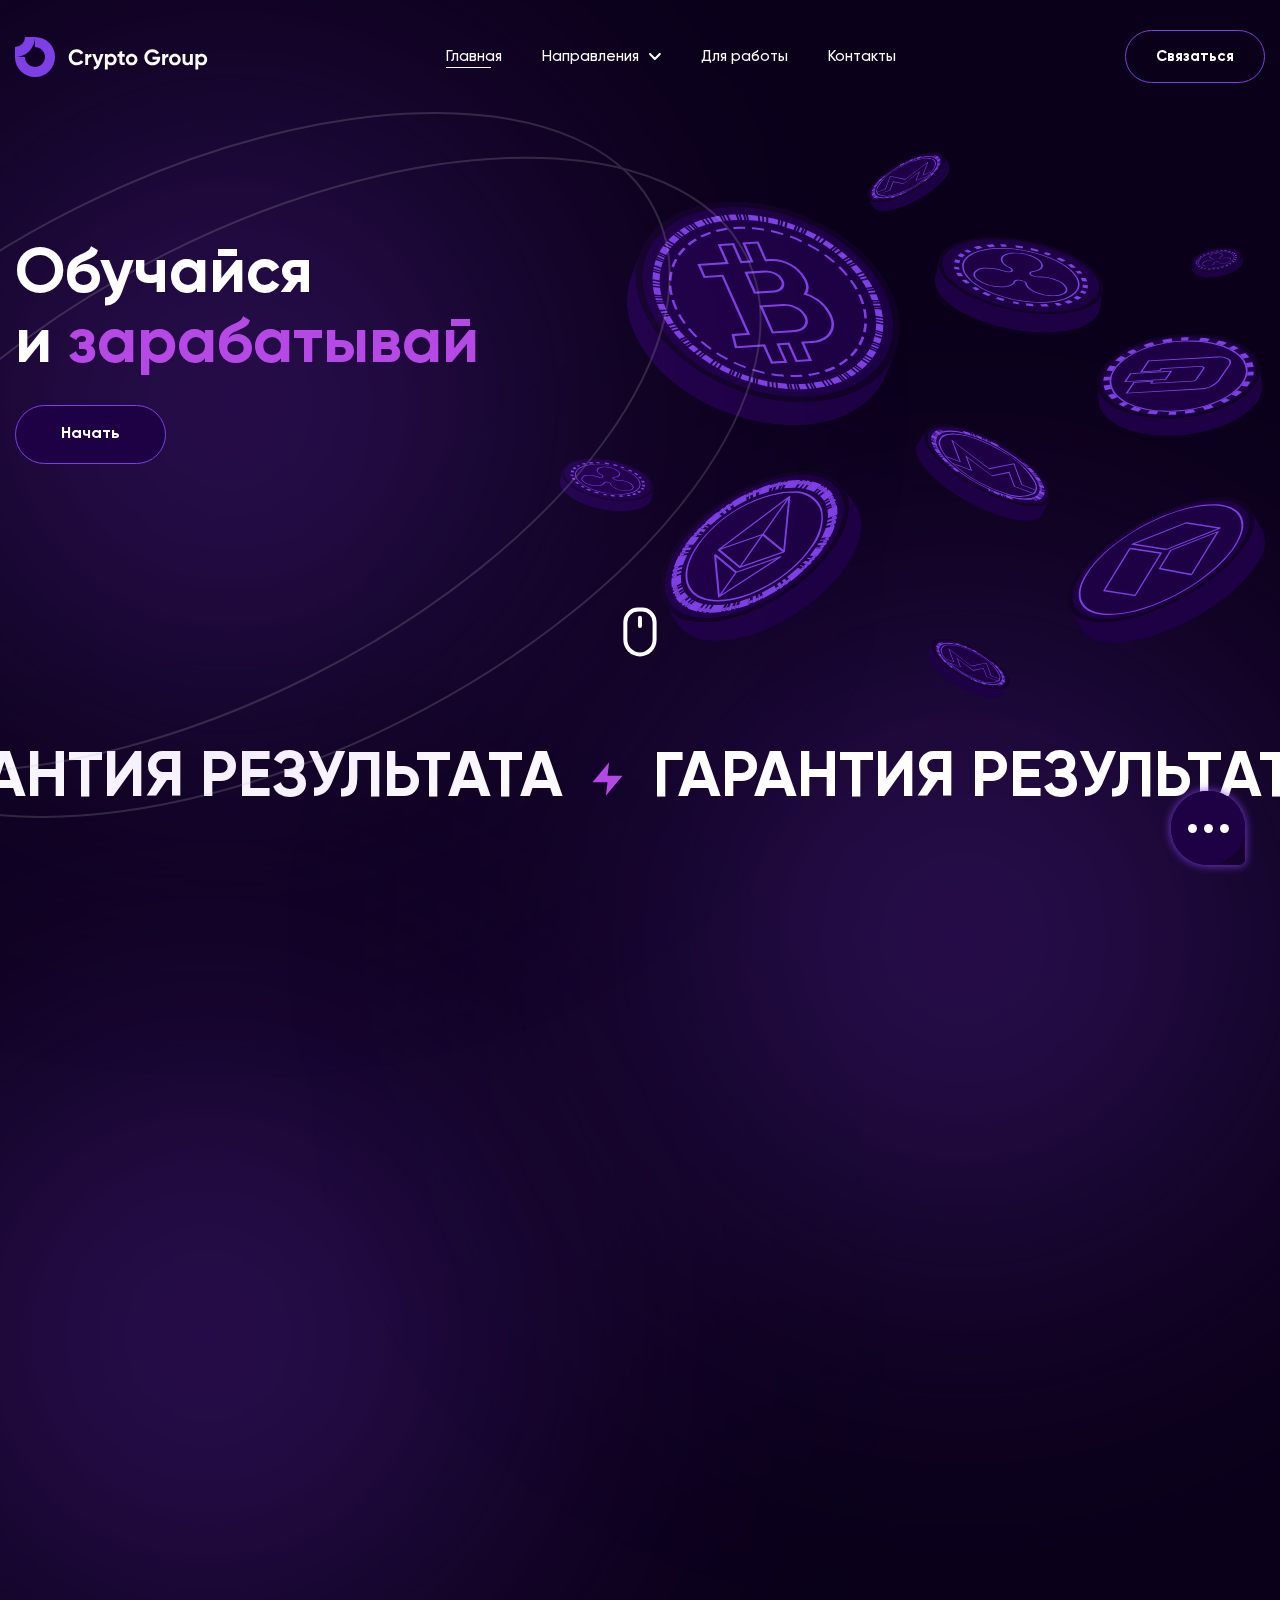
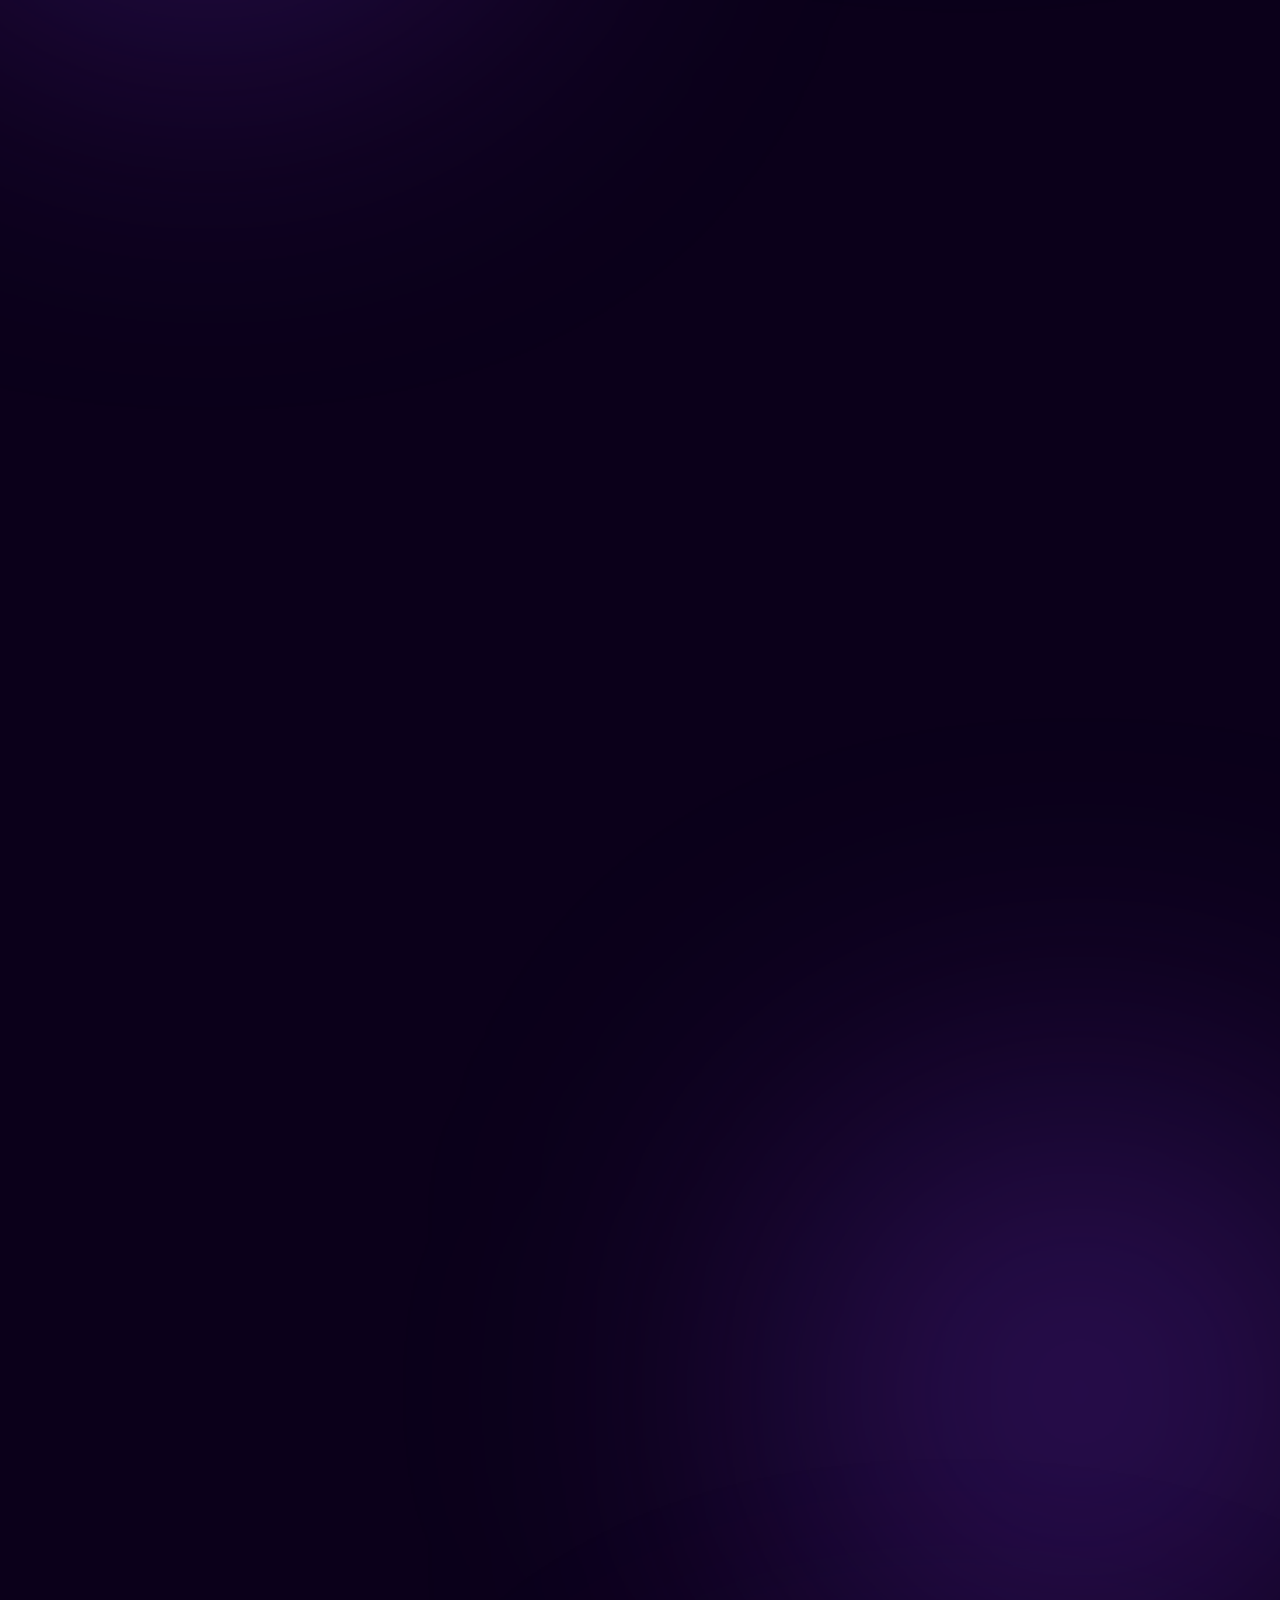
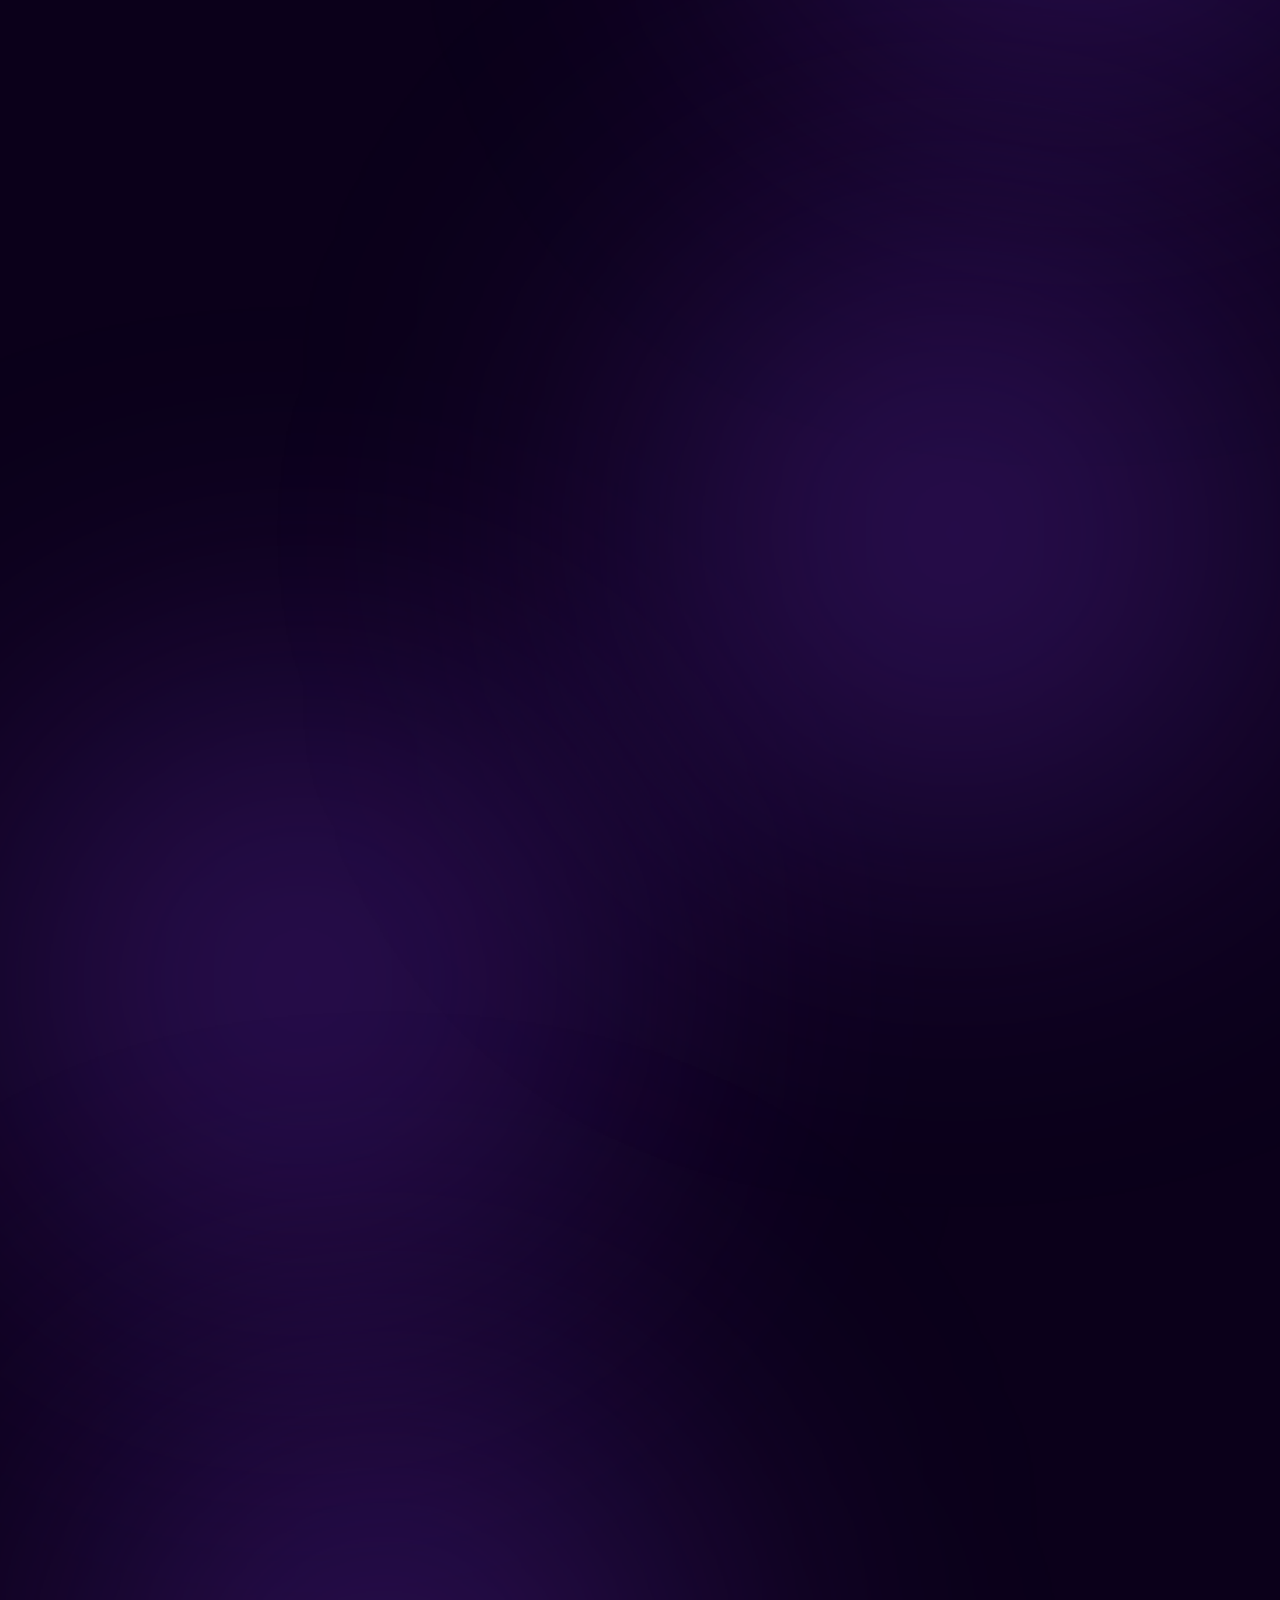
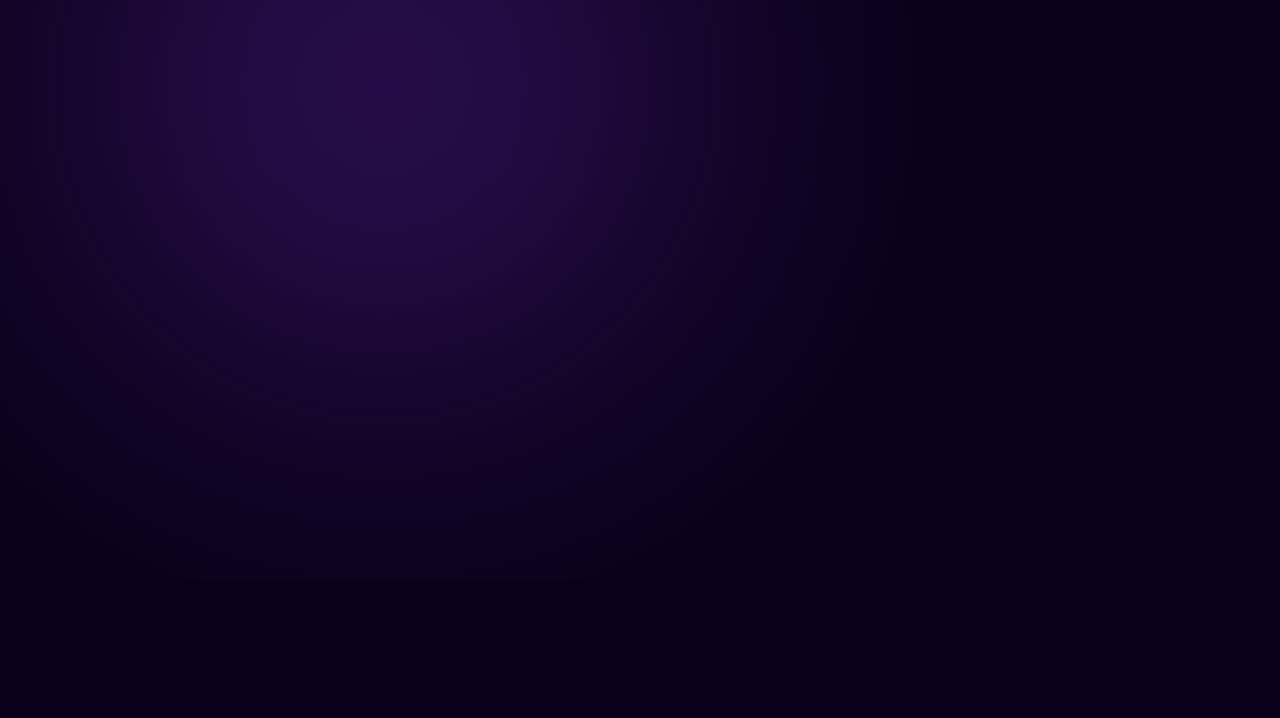
<file: index.html>
<!DOCTYPE html>
<html lang="ru">

<head>
    <meta charset="UTF-8">
    <meta http-equiv="X-UA-Compatible" content="IE=edge">
    <meta name="viewport" content="width=device-width, initial-scale=1.0">
    <title>Home</title>
    <link rel="preconnect" href="https://fonts.googleapis.com">
    <link rel="preconnect" href="https://fonts.gstatic.com" crossorigin>
    <link href="https://fonts.googleapis.com/css2?family=Poppins:wght@400;500&display=swap" rel="stylesheet">
    <link href="https://unpkg.com/aos@2.3.1/dist/aos.css" rel="stylesheet">
    <link rel="stylesheet" href="css/style.min.css">
</head>

<body>

    <header class="header" data-aos="fade">
        <div class="container">
            <div class="header__inner">
                <a class="header__logo logo" href="#">
                    <img class="logo__img" src="images/logo.svg" alt="logo">
                </a>
                <nav class="header__menu menu">
                    <ul class="menu__list menu-list">
                        <li class="menu-list__item menu-list__item--active">
                            <a class="menu-list__link" href="#">
                                Главная
                            </a>
                        </li>
                        <li class="menu-list__item menu-list__item--inner">
                            <p class="menu-list__text">
                                <span>
                                    Направления
                                </span>
                                <svg width="12" height="7" viewBox="0 0 12 7" fill="none"
                                    xmlns="http://www.w3.org/2000/svg">
                                    <path d="M10.776 0.999991L5.88802 5.96649L1 0.999991" stroke="white"
                                        stroke-width="2" stroke-linecap="round" stroke-linejoin="round" />
                                </svg>
                            </p>
                            <ul class="menu-list__sublist menu-sublist">
                                <li class="menu-sublist__item">
                                    <a class="menu-sublist__link" href="">
                                        Спотовая торговля
                                    </a>
                                </li>
                                <li class="menu-sublist__item">
                                    <a class="menu-sublist__link" href="staking.html">
                                        Стейкинг (Staking)
                                    </a>
                                </li>
                                <li class="menu-sublist__item">
                                    <a class="menu-sublist__link" href="arbitration.html">
                                        Арбитраж
                                    </a>
                                </li>
                                <li class="menu-sublist__item">
                                    <a class="menu-sublist__link" href="nft.html">
                                        NFT
                                    </a>
                                </li>
                                <li class="menu-sublist__item">
                                    <a class="menu-sublist__link" href="futures-trading.html">
                                        Фьючерсная торговля
                                    </a>
                                </li>
                                <li class="menu-sublist__item">
                                    <a class="menu-sublist__link" href="launchpads.html">
                                        IDO,ICO,Airdrops
                                    </a>
                                </li>
                            </ul>
                        </li>
                        <li class="menu-list__item">
                            <a class="menu-list__link" href="tools.html">
                                Для работы
                            </a>
                        </li>
                        <li class="menu-list__item">
                            <a class="menu-list__link" href="contacts.html">
                                Контакты
                            </a>
                        </li>
                    </ul>
                </nav>
                <div class="header__wrapper">
                    <a class="header__link btn btn--socials" href="#">
                        Связаться
                    </a>
                </div>
                <button class="header__burger burger">
                    <span></span>
                    <span></span>
                    <span></span>
                </button>
            </div>
        </div>
    </header>

    <div class="wrapper">
        <main class="main">
            <section class="main__heading heading">
                <div class="container">
                    <div class="heading__inner">
                        <div class="heading__body heading-body" data-aos="fade-down">
                            <div class="heading-body__inner">
                                <h1 class="heading-body__title">
                                    Обучайся <br>
                                    и
                                    <span>
                                        зарабатывай
                                    </span>
                                </h1>
                                <a class="heading-body__link btn btn--socials" href="#">
                                    Начать
                                </a>
                            </div>
                            <div class="heading-body__circle circle" data-aos="zoom-in">
                                <svg width="1254" height="981" viewBox="0 0 1254 981" fill="none"
                                    xmlns="http://www.w3.org/2000/svg">
                                    <g opacity="0.2">
                                        <path
                                            d="M1043.73 235.419C1076.1 299.79 1054.05 384.175 991.679 468.746C929.341 553.266 826.889 637.703 699.079 701.967C571.27 766.231 442.391 798.109 337.369 797.739C232.284 797.369 151.405 764.733 119.038 700.362C86.6719 635.991 108.713 551.606 171.088 467.035C233.426 382.515 335.879 298.078 463.688 233.814C591.498 169.55 720.376 137.672 825.398 138.042C930.483 138.412 1011.36 171.048 1043.73 235.419Z"
                                            stroke="#BDBDBD" stroke-width="2" />
                                        <path
                                            d="M1134.73 280.419C1167.1 344.79 1145.05 429.175 1082.68 513.746C1020.34 598.266 917.889 682.703 790.079 746.967C662.27 811.23 533.391 843.109 428.369 842.739C323.284 842.369 242.405 809.733 210.038 745.362C177.672 680.991 199.713 596.606 262.088 512.035C324.426 427.515 426.879 343.078 554.688 278.814C682.498 214.55 811.376 182.672 916.398 183.042C1021.48 183.412 1102.36 216.048 1134.73 280.419Z"
                                            stroke="#BDBDBD" stroke-width="2" />
                                    </g>
                                </svg>
                            </div>
                        </div>
                        <div class="heading__coins coins" data-aos="zoom-in">
                            <div class="coins__inner">
                                <img class="coins__img" src="images/coins-icon-1.svg" alt="coin">
                                <img class="coins__img" src="images/coins-icon-2.svg" alt="coin">
                                <img class="coins__img" src="images/coins-icon-3.svg" alt="coin">
                                <img class="coins__img" src="images/coins-icon-4.svg" alt="coin">
                                <img class="coins__img" src="images/coins-icon-5.svg" alt="coin">
                                <img class="coins__img" src="images/coins-icon-6.svg" alt="coin">
                                <img class="coins__img" src="images/coins-icon-7.svg" alt="coin">
                                <img class="coins__img" src="images/coins-icon-8.svg" alt="coin">
                                <img class="coins__img" src="images/coins-icon-9.svg" alt="coin">
                                <img class="coins__img" src="images/coins-icon-10.svg" alt="coin">
                            </div>
                        </div>
                        <h2 class="heading__bg-title bg-title" data-aos="fade-right">
                            Криптоваюта
                        </h2>
                        <a class="heading__link" href="#big-lits">
                            <svg width="35" height="50" viewBox="0 0 35 50" fill="none"
                                xmlns="http://www.w3.org/2000/svg">
                                <path
                                    d="M17.4572 10.8286V19.0571M15.3817 2.6H19.624C22.9478 2.62658 26.1256 3.96936 28.4613 6.33423C30.7971 8.6991 32.1004 11.8933 32.0857 15.2171V32.5886C32.0978 34.5216 31.729 36.4382 31.0003 38.2287C30.2717 40.0192 29.1975 41.6487 27.8391 43.024C26.4807 44.3994 24.8647 45.4938 23.0834 46.2446C21.302 46.9954 19.3902 47.388 17.4572 47.4C15.5241 47.388 13.6123 46.9954 11.831 46.2446C10.0496 45.4938 8.43364 44.3994 7.07525 43.024C5.71685 41.6487 4.64267 40.0192 3.91402 38.2287C3.18538 36.4382 2.81655 34.5216 2.82859 32.5886V15.2171C2.84994 11.8885 4.17735 8.70132 6.52511 6.3416C8.87286 3.98187 12.0533 2.63828 15.3817 2.6V2.6Z"
                                    stroke="white" stroke-width="4" stroke-linecap="round" stroke-linejoin="round" />
                            </svg>
                        </a>
                    </div>
                </div>
            </section>
            <div class="main__moving-line moving-line" id="moving-line" data-aos="zoom-in">
                <ul class="moving-line__list">
                    <li class="moving-line__list-item">
                        <p class="moving-line__text">
                            <span>
                                Гарантия результата
                            </span>
                        </p>
                        <svg width="40" height="40" viewBox="0 0 40 40" fill="none" xmlns="http://www.w3.org/2000/svg">
                            <path d="M21.6667 3.33337L5 23.3334H20L18.3333 36.6667L35 16.6667H20L21.6667 3.33337Z"
                                fill="#A9FA43" />
                        </svg>
                    </li>
                    <li class="moving-line__list-item">
                        <p class="moving-line__text">
                            <span>
                                Гарантия результата
                            </span>
                        </p>
                        <svg width="40" height="40" viewBox="0 0 40 40" fill="none" xmlns="http://www.w3.org/2000/svg">
                            <path d="M21.6667 3.33337L5 23.3334H20L18.3333 36.6667L35 16.6667H20L21.6667 3.33337Z"
                                fill="#A9FA43" />
                        </svg>
                    </li>
                    <li class="moving-line__list-item">
                        <p class="moving-line__text">
                            <span>
                                Гарантия результата
                            </span>
                        </p>
                        <svg width="40" height="40" viewBox="0 0 40 40" fill="none" xmlns="http://www.w3.org/2000/svg">
                            <path d="M21.6667 3.33337L5 23.3334H20L18.3333 36.6667L35 16.6667H20L21.6667 3.33337Z"
                                fill="#A9FA43" />
                        </svg>
                    </li>
                    <li class="moving-line__list-item">
                        <p class="moving-line__text">
                            <span>
                                Гарантия результата
                            </span>
                        </p>
                        <svg width="40" height="40" viewBox="0 0 40 40" fill="none" xmlns="http://www.w3.org/2000/svg">
                            <path d="M21.6667 3.33337L5 23.3334H20L18.3333 36.6667L35 16.6667H20L21.6667 3.33337Z"
                                fill="#A9FA43" />
                        </svg>
                    </li>
                    <li class="moving-line__list-item">
                        <p class="moving-line__text">
                            <span>
                                Гарантия результата
                            </span>
                        </p>
                        <svg width="40" height="40" viewBox="0 0 40 40" fill="none" xmlns="http://www.w3.org/2000/svg">
                            <path d="M21.6667 3.33337L5 23.3334H20L18.3333 36.6667L35 16.6667H20L21.6667 3.33337Z"
                                fill="#A9FA43" />
                        </svg>
                    </li>
                    <li class="moving-line__list-item">
                        <p class="moving-line__text">
                            <span>
                                Гарантия результата
                            </span>
                        </p>
                        <svg width="40" height="40" viewBox="0 0 40 40" fill="none" xmlns="http://www.w3.org/2000/svg">
                            <path d="M21.6667 3.33337L5 23.3334H20L18.3333 36.6667L35 16.6667H20L21.6667 3.33337Z"
                                fill="#A9FA43" />
                        </svg>
                    </li>
                    <li class="moving-line__list-item">
                        <p class="moving-line__text">
                            <span>
                                Гарантия результата
                            </span>
                        </p>
                        <svg width="40" height="40" viewBox="0 0 40 40" fill="none" xmlns="http://www.w3.org/2000/svg">
                            <path d="M21.6667 3.33337L5 23.3334H20L18.3333 36.6667L35 16.6667H20L21.6667 3.33337Z"
                                fill="#A9FA43" />
                        </svg>
                    </li>
                    <li class="moving-line__list-item">
                        <p class="moving-line__text">
                            <span>
                                Гарантия результата
                            </span>
                        </p>
                        <svg width="40" height="40" viewBox="0 0 40 40" fill="none" xmlns="http://www.w3.org/2000/svg">
                            <path d="M21.6667 3.33337L5 23.3334H20L18.3333 36.6667L35 16.6667H20L21.6667 3.33337Z"
                                fill="#A9FA43" />
                        </svg>
                    </li>
                    <li class="moving-line__list-item">
                        <p class="moving-line__text">
                            <span>
                                Гарантия результата
                            </span>
                        </p>
                        <svg width="40" height="40" viewBox="0 0 40 40" fill="none" xmlns="http://www.w3.org/2000/svg">
                            <path d="M21.6667 3.33337L5 23.3334H20L18.3333 36.6667L35 16.6667H20L21.6667 3.33337Z"
                                fill="#A9FA43" />
                        </svg>
                    </li>
                    <li class="moving-line__list-item">
                        <p class="moving-line__text">
                            <span>
                                Гарантия результата
                            </span>
                        </p>
                        <svg width="40" height="40" viewBox="0 0 40 40" fill="none" xmlns="http://www.w3.org/2000/svg">
                            <path d="M21.6667 3.33337L5 23.3334H20L18.3333 36.6667L35 16.6667H20L21.6667 3.33337Z"
                                fill="#A9FA43" />
                        </svg>
                    </li>
                    <li class="moving-line__list-item">
                        <p class="moving-line__text">
                            <span>
                                Гарантия результата
                            </span>
                        </p>
                        <svg width="40" height="40" viewBox="0 0 40 40" fill="none" xmlns="http://www.w3.org/2000/svg">
                            <path d="M21.6667 3.33337L5 23.3334H20L18.3333 36.6667L35 16.6667H20L21.6667 3.33337Z"
                                fill="#A9FA43" />
                        </svg>
                    </li>
                    <li class="moving-line__list-item">
                        <p class="moving-line__text">
                            <span>
                                Гарантия результата
                            </span>
                        </p>
                        <svg width="40" height="40" viewBox="0 0 40 40" fill="none" xmlns="http://www.w3.org/2000/svg">
                            <path d="M21.6667 3.33337L5 23.3334H20L18.3333 36.6667L35 16.6667H20L21.6667 3.33337Z"
                                fill="#A9FA43" />
                        </svg>
                    </li>
                    <li class="moving-line__list-item">
                        <p class="moving-line__text">
                            <span>
                                Гарантия результата
                            </span>
                        </p>
                        <svg width="40" height="40" viewBox="0 0 40 40" fill="none" xmlns="http://www.w3.org/2000/svg">
                            <path d="M21.6667 3.33337L5 23.3334H20L18.3333 36.6667L35 16.6667H20L21.6667 3.33337Z"
                                fill="#A9FA43" />
                        </svg>
                    </li>
                    <li class="moving-line__list-item">
                        <p class="moving-line__text">
                            <span>
                                Гарантия результата
                            </span>
                        </p>
                        <svg width="40" height="40" viewBox="0 0 40 40" fill="none" xmlns="http://www.w3.org/2000/svg">
                            <path d="M21.6667 3.33337L5 23.3334H20L18.3333 36.6667L35 16.6667H20L21.6667 3.33337Z"
                                fill="#A9FA43" />
                        </svg>
                    </li>
                    <li class="moving-line__list-item">
                        <p class="moving-line__text">
                            <span>
                                Гарантия результата
                            </span>
                        </p>
                        <svg width="40" height="40" viewBox="0 0 40 40" fill="none" xmlns="http://www.w3.org/2000/svg">
                            <path d="M21.6667 3.33337L5 23.3334H20L18.3333 36.6667L35 16.6667H20L21.6667 3.33337Z"
                                fill="#A9FA43" />
                        </svg>
                    </li>
                    <li class="moving-line__list-item">
                        <p class="moving-line__text">
                            <span>
                                Гарантия результата
                            </span>
                        </p>
                        <svg width="40" height="40" viewBox="0 0 40 40" fill="none" xmlns="http://www.w3.org/2000/svg">
                            <path d="M21.6667 3.33337L5 23.3334H20L18.3333 36.6667L35 16.6667H20L21.6667 3.33337Z"
                                fill="#A9FA43" />
                        </svg>
                    </li>
                    <li class="moving-line__list-item">
                        <p class="moving-line__text">
                            <span>
                                Гарантия результата
                            </span>
                        </p>
                        <svg width="40" height="40" viewBox="0 0 40 40" fill="none" xmlns="http://www.w3.org/2000/svg">
                            <path d="M21.6667 3.33337L5 23.3334H20L18.3333 36.6667L35 16.6667H20L21.6667 3.33337Z"
                                fill="#A9FA43" />
                        </svg>
                    </li>
                    <li class="moving-line__list-item">
                        <p class="moving-line__text">
                            <span>
                                Гарантия результата
                            </span>
                        </p>
                        <svg width="40" height="40" viewBox="0 0 40 40" fill="none" xmlns="http://www.w3.org/2000/svg">
                            <path d="M21.6667 3.33337L5 23.3334H20L18.3333 36.6667L35 16.6667H20L21.6667 3.33337Z"
                                fill="#A9FA43" />
                        </svg>
                    </li>
                    <li class="moving-line__list-item">
                        <p class="moving-line__text">
                            <span>
                                Гарантия результата
                            </span>
                        </p>
                        <svg width="40" height="40" viewBox="0 0 40 40" fill="none" xmlns="http://www.w3.org/2000/svg">
                            <path d="M21.6667 3.33337L5 23.3334H20L18.3333 36.6667L35 16.6667H20L21.6667 3.33337Z"
                                fill="#A9FA43" />
                        </svg>
                    </li>
                    <li class="moving-line__list-item">
                        <p class="moving-line__text">
                            <span>
                                Гарантия результата
                            </span>
                        </p>
                        <svg width="40" height="40" viewBox="0 0 40 40" fill="none" xmlns="http://www.w3.org/2000/svg">
                            <path d="M21.6667 3.33337L5 23.3334H20L18.3333 36.6667L35 16.6667H20L21.6667 3.33337Z"
                                fill="#A9FA43" />
                        </svg>
                    </li>
                    <li class="moving-line__list-item">
                        <p class="moving-line__text">
                            <span>
                                Гарантия результата
                            </span>
                        </p>
                        <svg width="40" height="40" viewBox="0 0 40 40" fill="none" xmlns="http://www.w3.org/2000/svg">
                            <path d="M21.6667 3.33337L5 23.3334H20L18.3333 36.6667L35 16.6667H20L21.6667 3.33337Z"
                                fill="#A9FA43" />
                        </svg>
                    </li>
                    <li class="moving-line__list-item">
                        <p class="moving-line__text">
                            <span>
                                Гарантия результата
                            </span>
                        </p>
                        <svg width="40" height="40" viewBox="0 0 40 40" fill="none" xmlns="http://www.w3.org/2000/svg">
                            <path d="M21.6667 3.33337L5 23.3334H20L18.3333 36.6667L35 16.6667H20L21.6667 3.33337Z"
                                fill="#A9FA43" />
                        </svg>
                    </li>
                    <li class="moving-line__list-item">
                        <p class="moving-line__text">
                            <span>
                                Гарантия результата
                            </span>
                        </p>
                        <svg width="40" height="40" viewBox="0 0 40 40" fill="none" xmlns="http://www.w3.org/2000/svg">
                            <path d="M21.6667 3.33337L5 23.3334H20L18.3333 36.6667L35 16.6667H20L21.6667 3.33337Z"
                                fill="#A9FA43" />
                        </svg>
                    </li>
                    <li class="moving-line__list-item">
                        <p class="moving-line__text">
                            <span>
                                Гарантия результата
                            </span>
                        </p>
                        <svg width="40" height="40" viewBox="0 0 40 40" fill="none" xmlns="http://www.w3.org/2000/svg">
                            <path d="M21.6667 3.33337L5 23.3334H20L18.3333 36.6667L35 16.6667H20L21.6667 3.33337Z"
                                fill="#A9FA43" />
                        </svg>
                    </li>
                    <li class="moving-line__list-item">
                        <p class="moving-line__text">
                            <span>
                                Гарантия результата
                            </span>
                        </p>
                        <svg width="40" height="40" viewBox="0 0 40 40" fill="none" xmlns="http://www.w3.org/2000/svg">
                            <path d="M21.6667 3.33337L5 23.3334H20L18.3333 36.6667L35 16.6667H20L21.6667 3.33337Z"
                                fill="#A9FA43" />
                        </svg>
                    </li>
                    <li class="moving-line__list-item">
                        <p class="moving-line__text">
                            <span>
                                Гарантия результата
                            </span>
                        </p>
                        <svg width="40" height="40" viewBox="0 0 40 40" fill="none" xmlns="http://www.w3.org/2000/svg">
                            <path d="M21.6667 3.33337L5 23.3334H20L18.3333 36.6667L35 16.6667H20L21.6667 3.33337Z"
                                fill="#A9FA43" />
                        </svg>
                    </li>
                    <li class="moving-line__list-item">
                        <p class="moving-line__text">
                            <span>
                                Гарантия результата
                            </span>
                        </p>
                        <svg width="40" height="40" viewBox="0 0 40 40" fill="none" xmlns="http://www.w3.org/2000/svg">
                            <path d="M21.6667 3.33337L5 23.3334H20L18.3333 36.6667L35 16.6667H20L21.6667 3.33337Z"
                                fill="#A9FA43" />
                        </svg>
                    </li>
                    <li class="moving-line__list-item">
                        <p class="moving-line__text">
                            <span>
                                Гарантия результата
                            </span>
                        </p>
                        <svg width="40" height="40" viewBox="0 0 40 40" fill="none" xmlns="http://www.w3.org/2000/svg">
                            <path d="M21.6667 3.33337L5 23.3334H20L18.3333 36.6667L35 16.6667H20L21.6667 3.33337Z"
                                fill="#A9FA43" />
                        </svg>
                    </li>
                    <li class="moving-line__list-item">
                        <p class="moving-line__text">
                            <span>
                                Гарантия результата
                            </span>
                        </p>
                        <svg width="40" height="40" viewBox="0 0 40 40" fill="none" xmlns="http://www.w3.org/2000/svg">
                            <path d="M21.6667 3.33337L5 23.3334H20L18.3333 36.6667L35 16.6667H20L21.6667 3.33337Z"
                                fill="#A9FA43" />
                        </svg>
                    </li>
                    <li class="moving-line__list-item">
                        <p class="moving-line__text">
                            <span>
                                Гарантия результата
                            </span>
                        </p>
                        <svg width="40" height="40" viewBox="0 0 40 40" fill="none" xmlns="http://www.w3.org/2000/svg">
                            <path d="M21.6667 3.33337L5 23.3334H20L18.3333 36.6667L35 16.6667H20L21.6667 3.33337Z"
                                fill="#A9FA43" />
                        </svg>
                    </li>
                    <li class="moving-line__list-item">
                        <p class="moving-line__text">
                            <span>
                                Гарантия результата
                            </span>
                        </p>
                        <svg width="40" height="40" viewBox="0 0 40 40" fill="none" xmlns="http://www.w3.org/2000/svg">
                            <path d="M21.6667 3.33337L5 23.3334H20L18.3333 36.6667L35 16.6667H20L21.6667 3.33337Z"
                                fill="#A9FA43" />
                        </svg>
                    </li>
                    <li class="moving-line__list-item">
                        <p class="moving-line__text">
                            <span>
                                Гарантия результата
                            </span>
                        </p>
                        <svg width="40" height="40" viewBox="0 0 40 40" fill="none" xmlns="http://www.w3.org/2000/svg">
                            <path d="M21.6667 3.33337L5 23.3334H20L18.3333 36.6667L35 16.6667H20L21.6667 3.33337Z"
                                fill="#A9FA43" />
                        </svg>
                    </li>
                    <li class="moving-line__list-item">
                        <p class="moving-line__text">
                            <span>
                                Гарантия результата
                            </span>
                        </p>
                        <svg width="40" height="40" viewBox="0 0 40 40" fill="none" xmlns="http://www.w3.org/2000/svg">
                            <path d="M21.6667 3.33337L5 23.3334H20L18.3333 36.6667L35 16.6667H20L21.6667 3.33337Z"
                                fill="#A9FA43" />
                        </svg>
                    </li>
                    <li class="moving-line__list-item">
                        <p class="moving-line__text">
                            <span>
                                Гарантия результата
                            </span>
                        </p>
                        <svg width="40" height="40" viewBox="0 0 40 40" fill="none" xmlns="http://www.w3.org/2000/svg">
                            <path d="M21.6667 3.33337L5 23.3334H20L18.3333 36.6667L35 16.6667H20L21.6667 3.33337Z"
                                fill="#A9FA43" />
                        </svg>
                    </li>
                    <li class="moving-line__list-item">
                        <p class="moving-line__text">
                            <span>
                                Гарантия результата
                            </span>
                        </p>
                        <svg width="40" height="40" viewBox="0 0 40 40" fill="none" xmlns="http://www.w3.org/2000/svg">
                            <path d="M21.6667 3.33337L5 23.3334H20L18.3333 36.6667L35 16.6667H20L21.6667 3.33337Z"
                                fill="#A9FA43" />
                        </svg>
                    </li>
                    <li class="moving-line__list-item">
                        <p class="moving-line__text">
                            <span>
                                Гарантия результата
                            </span>
                        </p>
                        <svg width="40" height="40" viewBox="0 0 40 40" fill="none" xmlns="http://www.w3.org/2000/svg">
                            <path d="M21.6667 3.33337L5 23.3334H20L18.3333 36.6667L35 16.6667H20L21.6667 3.33337Z"
                                fill="#A9FA43" />
                        </svg>
                    </li>
                    <li class="moving-line__list-item">
                        <p class="moving-line__text">
                            <span>
                                Гарантия результата
                            </span>
                        </p>
                        <svg width="40" height="40" viewBox="0 0 40 40" fill="none" xmlns="http://www.w3.org/2000/svg">
                            <path d="M21.6667 3.33337L5 23.3334H20L18.3333 36.6667L35 16.6667H20L21.6667 3.33337Z"
                                fill="#A9FA43" />
                        </svg>
                    </li>
                    <li class="moving-line__list-item">
                        <p class="moving-line__text">
                            <span>
                                Гарантия результата
                            </span>
                        </p>
                        <svg width="40" height="40" viewBox="0 0 40 40" fill="none" xmlns="http://www.w3.org/2000/svg">
                            <path d="M21.6667 3.33337L5 23.3334H20L18.3333 36.6667L35 16.6667H20L21.6667 3.33337Z"
                                fill="#A9FA43" />
                        </svg>
                    </li>
                    <li class="moving-line__list-item">
                        <p class="moving-line__text">
                            <span>
                                Гарантия результата
                            </span>
                        </p>
                        <svg width="40" height="40" viewBox="0 0 40 40" fill="none" xmlns="http://www.w3.org/2000/svg">
                            <path d="M21.6667 3.33337L5 23.3334H20L18.3333 36.6667L35 16.6667H20L21.6667 3.33337Z"
                                fill="#A9FA43" />
                        </svg>
                    </li>
                    <li class="moving-line__list-item">
                        <p class="moving-line__text">
                            <span>
                                Гарантия результата
                            </span>
                        </p>
                        <svg width="40" height="40" viewBox="0 0 40 40" fill="none" xmlns="http://www.w3.org/2000/svg">
                            <path d="M21.6667 3.33337L5 23.3334H20L18.3333 36.6667L35 16.6667H20L21.6667 3.33337Z"
                                fill="#A9FA43" />
                        </svg>
                    </li>
                    <li class="moving-line__list-item">
                        <p class="moving-line__text">
                            <span>
                                Гарантия результата
                            </span>
                        </p>
                        <svg width="40" height="40" viewBox="0 0 40 40" fill="none" xmlns="http://www.w3.org/2000/svg">
                            <path d="M21.6667 3.33337L5 23.3334H20L18.3333 36.6667L35 16.6667H20L21.6667 3.33337Z"
                                fill="#A9FA43" />
                        </svg>
                    </li>
                    <li class="moving-line__list-item">
                        <p class="moving-line__text">
                            <span>
                                Гарантия результата
                            </span>
                        </p>
                        <svg width="40" height="40" viewBox="0 0 40 40" fill="none" xmlns="http://www.w3.org/2000/svg">
                            <path d="M21.6667 3.33337L5 23.3334H20L18.3333 36.6667L35 16.6667H20L21.6667 3.33337Z"
                                fill="#A9FA43" />
                        </svg>
                    </li>
                    <li class="moving-line__list-item">
                        <p class="moving-line__text">
                            <span>
                                Гарантия результата
                            </span>
                        </p>
                        <svg width="40" height="40" viewBox="0 0 40 40" fill="none" xmlns="http://www.w3.org/2000/svg">
                            <path d="M21.6667 3.33337L5 23.3334H20L18.3333 36.6667L35 16.6667H20L21.6667 3.33337Z"
                                fill="#A9FA43" />
                        </svg>
                    </li>
                    <li class="moving-line__list-item">
                        <p class="moving-line__text">
                            <span>
                                Гарантия результата
                            </span>
                        </p>
                        <svg width="40" height="40" viewBox="0 0 40 40" fill="none" xmlns="http://www.w3.org/2000/svg">
                            <path d="M21.6667 3.33337L5 23.3334H20L18.3333 36.6667L35 16.6667H20L21.6667 3.33337Z"
                                fill="#A9FA43" />
                        </svg>
                    </li>
                    <li class="moving-line__list-item">
                        <p class="moving-line__text">
                            <span>
                                Гарантия результата
                            </span>
                        </p>
                        <svg width="40" height="40" viewBox="0 0 40 40" fill="none" xmlns="http://www.w3.org/2000/svg">
                            <path d="M21.6667 3.33337L5 23.3334H20L18.3333 36.6667L35 16.6667H20L21.6667 3.33337Z"
                                fill="#A9FA43" />
                        </svg>
                    </li>
                    <li class="moving-line__list-item">
                        <p class="moving-line__text">
                            <span>
                                Гарантия результата
                            </span>
                        </p>
                        <svg width="40" height="40" viewBox="0 0 40 40" fill="none" xmlns="http://www.w3.org/2000/svg">
                            <path d="M21.6667 3.33337L5 23.3334H20L18.3333 36.6667L35 16.6667H20L21.6667 3.33337Z"
                                fill="#A9FA43" />
                        </svg>
                    </li>
                    <li class="moving-line__list-item">
                        <p class="moving-line__text">
                            <span>
                                Гарантия результата
                            </span>
                        </p>
                        <svg width="40" height="40" viewBox="0 0 40 40" fill="none" xmlns="http://www.w3.org/2000/svg">
                            <path d="M21.6667 3.33337L5 23.3334H20L18.3333 36.6667L35 16.6667H20L21.6667 3.33337Z"
                                fill="#A9FA43" />
                        </svg>
                    </li>
                    <li class="moving-line__list-item">
                        <p class="moving-line__text">
                            <span>
                                Гарантия результата
                            </span>
                        </p>
                        <svg width="40" height="40" viewBox="0 0 40 40" fill="none" xmlns="http://www.w3.org/2000/svg">
                            <path d="M21.6667 3.33337L5 23.3334H20L18.3333 36.6667L35 16.6667H20L21.6667 3.33337Z"
                                fill="#A9FA43" />
                        </svg>
                    </li>
                    <li class="moving-line__list-item">
                        <p class="moving-line__text">
                            <span>
                                Гарантия результата
                            </span>
                        </p>
                        <svg width="40" height="40" viewBox="0 0 40 40" fill="none" xmlns="http://www.w3.org/2000/svg">
                            <path d="M21.6667 3.33337L5 23.3334H20L18.3333 36.6667L35 16.6667H20L21.6667 3.33337Z"
                                fill="#A9FA43" />
                        </svg>
                    </li>
                    <li class="moving-line__list-item">
                        <p class="moving-line__text">
                            <span>
                                Гарантия результата
                            </span>
                        </p>
                        <svg width="40" height="40" viewBox="0 0 40 40" fill="none" xmlns="http://www.w3.org/2000/svg">
                            <path d="M21.6667 3.33337L5 23.3334H20L18.3333 36.6667L35 16.6667H20L21.6667 3.33337Z"
                                fill="#A9FA43" />
                        </svg>
                    </li>
                    <li class="moving-line__list-item">
                        <p class="moving-line__text">
                            <span>
                                Гарантия результата
                            </span>
                        </p>
                        <svg width="40" height="40" viewBox="0 0 40 40" fill="none" xmlns="http://www.w3.org/2000/svg">
                            <path d="M21.6667 3.33337L5 23.3334H20L18.3333 36.6667L35 16.6667H20L21.6667 3.33337Z"
                                fill="#A9FA43" />
                        </svg>
                    </li>
                    <li class="moving-line__list-item">
                        <p class="moving-line__text">
                            <span>
                                Гарантия результата
                            </span>
                        </p>
                        <svg width="40" height="40" viewBox="0 0 40 40" fill="none" xmlns="http://www.w3.org/2000/svg">
                            <path d="M21.6667 3.33337L5 23.3334H20L18.3333 36.6667L35 16.6667H20L21.6667 3.33337Z"
                                fill="#A9FA43" />
                        </svg>
                    </li>
                    <li class="moving-line__list-item">
                        <p class="moving-line__text">
                            <span>
                                Гарантия результата
                            </span>
                        </p>
                        <svg width="40" height="40" viewBox="0 0 40 40" fill="none" xmlns="http://www.w3.org/2000/svg">
                            <path d="M21.6667 3.33337L5 23.3334H20L18.3333 36.6667L35 16.6667H20L21.6667 3.33337Z"
                                fill="#A9FA43" />
                        </svg>
                    </li>
                    <li class="moving-line__list-item">
                        <p class="moving-line__text">
                            <span>
                                Гарантия результата
                            </span>
                        </p>
                        <svg width="40" height="40" viewBox="0 0 40 40" fill="none" xmlns="http://www.w3.org/2000/svg">
                            <path d="M21.6667 3.33337L5 23.3334H20L18.3333 36.6667L35 16.6667H20L21.6667 3.33337Z"
                                fill="#A9FA43" />
                        </svg>
                    </li>
                    <li class="moving-line__list-item">
                        <p class="moving-line__text">
                            <span>
                                Гарантия результата
                            </span>
                        </p>
                        <svg width="40" height="40" viewBox="0 0 40 40" fill="none" xmlns="http://www.w3.org/2000/svg">
                            <path d="M21.6667 3.33337L5 23.3334H20L18.3333 36.6667L35 16.6667H20L21.6667 3.33337Z"
                                fill="#A9FA43" />
                        </svg>
                    </li>
                    <li class="moving-line__list-item">
                        <p class="moving-line__text">
                            <span>
                                Гарантия результата
                            </span>
                        </p>
                        <svg width="40" height="40" viewBox="0 0 40 40" fill="none" xmlns="http://www.w3.org/2000/svg">
                            <path d="M21.6667 3.33337L5 23.3334H20L18.3333 36.6667L35 16.6667H20L21.6667 3.33337Z"
                                fill="#A9FA43" />
                        </svg>
                    </li>
                    <li class="moving-line__list-item">
                        <p class="moving-line__text">
                            <span>
                                Гарантия результата
                            </span>
                        </p>
                        <svg width="40" height="40" viewBox="0 0 40 40" fill="none" xmlns="http://www.w3.org/2000/svg">
                            <path d="M21.6667 3.33337L5 23.3334H20L18.3333 36.6667L35 16.6667H20L21.6667 3.33337Z"
                                fill="#A9FA43" />
                        </svg>
                    </li>
                    <li class="moving-line__list-item">
                        <p class="moving-line__text">
                            <span>
                                Гарантия результата
                            </span>
                        </p>
                        <svg width="40" height="40" viewBox="0 0 40 40" fill="none" xmlns="http://www.w3.org/2000/svg">
                            <path d="M21.6667 3.33337L5 23.3334H20L18.3333 36.6667L35 16.6667H20L21.6667 3.33337Z"
                                fill="#A9FA43" />
                        </svg>
                    </li>
                    <li class="moving-line__list-item">
                        <p class="moving-line__text">
                            <span>
                                Гарантия результата
                            </span>
                        </p>
                        <svg width="40" height="40" viewBox="0 0 40 40" fill="none" xmlns="http://www.w3.org/2000/svg">
                            <path d="M21.6667 3.33337L5 23.3334H20L18.3333 36.6667L35 16.6667H20L21.6667 3.33337Z"
                                fill="#A9FA43" />
                        </svg>
                    </li>
                    <li class="moving-line__list-item">
                        <p class="moving-line__text">
                            <span>
                                Гарантия результата
                            </span>
                        </p>
                        <svg width="40" height="40" viewBox="0 0 40 40" fill="none" xmlns="http://www.w3.org/2000/svg">
                            <path d="M21.6667 3.33337L5 23.3334H20L18.3333 36.6667L35 16.6667H20L21.6667 3.33337Z"
                                fill="#A9FA43" />
                        </svg>
                    </li>
                    <li class="moving-line__list-item">
                        <p class="moving-line__text">
                            <span>
                                Гарантия результата
                            </span>
                        </p>
                        <svg width="40" height="40" viewBox="0 0 40 40" fill="none" xmlns="http://www.w3.org/2000/svg">
                            <path d="M21.6667 3.33337L5 23.3334H20L18.3333 36.6667L35 16.6667H20L21.6667 3.33337Z"
                                fill="#A9FA43" />
                        </svg>
                    </li>
                    <li class="moving-line__list-item">
                        <p class="moving-line__text">
                            <span>
                                Гарантия результата
                            </span>
                        </p>
                        <svg width="40" height="40" viewBox="0 0 40 40" fill="none" xmlns="http://www.w3.org/2000/svg">
                            <path d="M21.6667 3.33337L5 23.3334H20L18.3333 36.6667L35 16.6667H20L21.6667 3.33337Z"
                                fill="#A9FA43" />
                        </svg>
                    </li>
                    <li class="moving-line__list-item">
                        <p class="moving-line__text">
                            <span>
                                Гарантия результата
                            </span>
                        </p>
                        <svg width="40" height="40" viewBox="0 0 40 40" fill="none" xmlns="http://www.w3.org/2000/svg">
                            <path d="M21.6667 3.33337L5 23.3334H20L18.3333 36.6667L35 16.6667H20L21.6667 3.33337Z"
                                fill="#A9FA43" />
                        </svg>
                    </li>
                    <li class="moving-line__list-item">
                        <p class="moving-line__text">
                            <span>
                                Гарантия результата
                            </span>
                        </p>
                        <svg width="40" height="40" viewBox="0 0 40 40" fill="none" xmlns="http://www.w3.org/2000/svg">
                            <path d="M21.6667 3.33337L5 23.3334H20L18.3333 36.6667L35 16.6667H20L21.6667 3.33337Z"
                                fill="#A9FA43" />
                        </svg>
                    </li>
                    <li class="moving-line__list-item">
                        <p class="moving-line__text">
                            <span>
                                Гарантия результата
                            </span>
                        </p>
                        <svg width="40" height="40" viewBox="0 0 40 40" fill="none" xmlns="http://www.w3.org/2000/svg">
                            <path d="M21.6667 3.33337L5 23.3334H20L18.3333 36.6667L35 16.6667H20L21.6667 3.33337Z"
                                fill="#A9FA43" />
                        </svg>
                    </li>
                    <li class="moving-line__list-item">
                        <p class="moving-line__text">
                            <span>
                                Гарантия результата
                            </span>
                        </p>
                        <svg width="40" height="40" viewBox="0 0 40 40" fill="none" xmlns="http://www.w3.org/2000/svg">
                            <path d="M21.6667 3.33337L5 23.3334H20L18.3333 36.6667L35 16.6667H20L21.6667 3.33337Z"
                                fill="#A9FA43" />
                        </svg>
                    </li>
                    <li class="moving-line__list-item">
                        <p class="moving-line__text">
                            <span>
                                Гарантия результата
                            </span>
                        </p>
                        <svg width="40" height="40" viewBox="0 0 40 40" fill="none" xmlns="http://www.w3.org/2000/svg">
                            <path d="M21.6667 3.33337L5 23.3334H20L18.3333 36.6667L35 16.6667H20L21.6667 3.33337Z"
                                fill="#A9FA43" />
                        </svg>
                    </li>
                    <li class="moving-line__list-item">
                        <p class="moving-line__text">
                            <span>
                                Гарантия результата
                            </span>
                        </p>
                        <svg width="40" height="40" viewBox="0 0 40 40" fill="none" xmlns="http://www.w3.org/2000/svg">
                            <path d="M21.6667 3.33337L5 23.3334H20L18.3333 36.6667L35 16.6667H20L21.6667 3.33337Z"
                                fill="#A9FA43" />
                        </svg>
                    </li>
                    <li class="moving-line__list-item">
                        <p class="moving-line__text">
                            <span>
                                Гарантия результата
                            </span>
                        </p>
                        <svg width="40" height="40" viewBox="0 0 40 40" fill="none" xmlns="http://www.w3.org/2000/svg">
                            <path d="M21.6667 3.33337L5 23.3334H20L18.3333 36.6667L35 16.6667H20L21.6667 3.33337Z"
                                fill="#A9FA43" />
                        </svg>
                    </li>
                    <li class="moving-line__list-item">
                        <p class="moving-line__text">
                            <span>
                                Гарантия результата
                            </span>
                        </p>
                        <svg width="40" height="40" viewBox="0 0 40 40" fill="none" xmlns="http://www.w3.org/2000/svg">
                            <path d="M21.6667 3.33337L5 23.3334H20L18.3333 36.6667L35 16.6667H20L21.6667 3.33337Z"
                                fill="#A9FA43" />
                        </svg>
                    </li>
                    <li class="moving-line__list-item">
                        <p class="moving-line__text">
                            <span>
                                Гарантия результата
                            </span>
                        </p>
                        <svg width="40" height="40" viewBox="0 0 40 40" fill="none" xmlns="http://www.w3.org/2000/svg">
                            <path d="M21.6667 3.33337L5 23.3334H20L18.3333 36.6667L35 16.6667H20L21.6667 3.33337Z"
                                fill="#A9FA43" />
                        </svg>
                    </li>
                    <li class="moving-line__list-item">
                        <p class="moving-line__text">
                            <span>
                                Гарантия результата
                            </span>
                        </p>
                        <svg width="40" height="40" viewBox="0 0 40 40" fill="none" xmlns="http://www.w3.org/2000/svg">
                            <path d="M21.6667 3.33337L5 23.3334H20L18.3333 36.6667L35 16.6667H20L21.6667 3.33337Z"
                                fill="#A9FA43" />
                        </svg>
                    </li>
                    <li class="moving-line__list-item">
                        <p class="moving-line__text">
                            <span>
                                Гарантия результата
                            </span>
                        </p>
                        <svg width="40" height="40" viewBox="0 0 40 40" fill="none" xmlns="http://www.w3.org/2000/svg">
                            <path d="M21.6667 3.33337L5 23.3334H20L18.3333 36.6667L35 16.6667H20L21.6667 3.33337Z"
                                fill="#A9FA43" />
                        </svg>
                    </li>
                    <li class="moving-line__list-item">
                        <p class="moving-line__text">
                            <span>
                                Гарантия результата
                            </span>
                        </p>
                        <svg width="40" height="40" viewBox="0 0 40 40" fill="none" xmlns="http://www.w3.org/2000/svg">
                            <path d="M21.6667 3.33337L5 23.3334H20L18.3333 36.6667L35 16.6667H20L21.6667 3.33337Z"
                                fill="#A9FA43" />
                        </svg>
                    </li>
                    <li class="moving-line__list-item">
                        <p class="moving-line__text">
                            <span>
                                Гарантия результата
                            </span>
                        </p>
                        <svg width="40" height="40" viewBox="0 0 40 40" fill="none" xmlns="http://www.w3.org/2000/svg">
                            <path d="M21.6667 3.33337L5 23.3334H20L18.3333 36.6667L35 16.6667H20L21.6667 3.33337Z"
                                fill="#A9FA43" />
                        </svg>
                    </li>
                    <li class="moving-line__list-item">
                        <p class="moving-line__text">
                            <span>
                                Гарантия результата
                            </span>
                        </p>
                        <svg width="40" height="40" viewBox="0 0 40 40" fill="none" xmlns="http://www.w3.org/2000/svg">
                            <path d="M21.6667 3.33337L5 23.3334H20L18.3333 36.6667L35 16.6667H20L21.6667 3.33337Z"
                                fill="#A9FA43" />
                        </svg>
                    </li>
                    <li class="moving-line__list-item">
                        <p class="moving-line__text">
                            <span>
                                Гарантия результата
                            </span>
                        </p>
                        <svg width="40" height="40" viewBox="0 0 40 40" fill="none" xmlns="http://www.w3.org/2000/svg">
                            <path d="M21.6667 3.33337L5 23.3334H20L18.3333 36.6667L35 16.6667H20L21.6667 3.33337Z"
                                fill="#A9FA43" />
                        </svg>
                    </li>
                    <li class="moving-line__list-item">
                        <p class="moving-line__text">
                            <span>
                                Гарантия результата
                            </span>
                        </p>
                        <svg width="40" height="40" viewBox="0 0 40 40" fill="none" xmlns="http://www.w3.org/2000/svg">
                            <path d="M21.6667 3.33337L5 23.3334H20L18.3333 36.6667L35 16.6667H20L21.6667 3.33337Z"
                                fill="#A9FA43" />
                        </svg>
                    </li>
                    <li class="moving-line__list-item">
                        <p class="moving-line__text">
                            <span>
                                Гарантия результата
                            </span>
                        </p>
                        <svg width="40" height="40" viewBox="0 0 40 40" fill="none" xmlns="http://www.w3.org/2000/svg">
                            <path d="M21.6667 3.33337L5 23.3334H20L18.3333 36.6667L35 16.6667H20L21.6667 3.33337Z"
                                fill="#A9FA43" />
                        </svg>
                    </li>
                    <li class="moving-line__list-item">
                        <p class="moving-line__text">
                            <span>
                                Гарантия результата
                            </span>
                        </p>
                        <svg width="40" height="40" viewBox="0 0 40 40" fill="none" xmlns="http://www.w3.org/2000/svg">
                            <path d="M21.6667 3.33337L5 23.3334H20L18.3333 36.6667L35 16.6667H20L21.6667 3.33337Z"
                                fill="#A9FA43" />
                        </svg>
                    </li>
                    <li class="moving-line__list-item">
                        <p class="moving-line__text">
                            <span>
                                Гарантия результата
                            </span>
                        </p>
                        <svg width="40" height="40" viewBox="0 0 40 40" fill="none" xmlns="http://www.w3.org/2000/svg">
                            <path d="M21.6667 3.33337L5 23.3334H20L18.3333 36.6667L35 16.6667H20L21.6667 3.33337Z"
                                fill="#A9FA43" />
                        </svg>
                    </li>
                    <li class="moving-line__list-item">
                        <p class="moving-line__text">
                            <span>
                                Гарантия результата
                            </span>
                        </p>
                        <svg width="40" height="40" viewBox="0 0 40 40" fill="none" xmlns="http://www.w3.org/2000/svg">
                            <path d="M21.6667 3.33337L5 23.3334H20L18.3333 36.6667L35 16.6667H20L21.6667 3.33337Z"
                                fill="#A9FA43" />
                        </svg>
                    </li>
                    <li class="moving-line__list-item">
                        <p class="moving-line__text">
                            <span>
                                Гарантия результата
                            </span>
                        </p>
                        <svg width="40" height="40" viewBox="0 0 40 40" fill="none" xmlns="http://www.w3.org/2000/svg">
                            <path d="M21.6667 3.33337L5 23.3334H20L18.3333 36.6667L35 16.6667H20L21.6667 3.33337Z"
                                fill="#A9FA43" />
                        </svg>
                    </li>
                    <li class="moving-line__list-item">
                        <p class="moving-line__text">
                            <span>
                                Гарантия результата
                            </span>
                        </p>
                        <svg width="40" height="40" viewBox="0 0 40 40" fill="none" xmlns="http://www.w3.org/2000/svg">
                            <path d="M21.6667 3.33337L5 23.3334H20L18.3333 36.6667L35 16.6667H20L21.6667 3.33337Z"
                                fill="#A9FA43" />
                        </svg>
                    </li>
                    <li class="moving-line__list-item">
                        <p class="moving-line__text">
                            <span>
                                Гарантия результата
                            </span>
                        </p>
                        <svg width="40" height="40" viewBox="0 0 40 40" fill="none" xmlns="http://www.w3.org/2000/svg">
                            <path d="M21.6667 3.33337L5 23.3334H20L18.3333 36.6667L35 16.6667H20L21.6667 3.33337Z"
                                fill="#A9FA43" />
                        </svg>
                    </li>
                    <li class="moving-line__list-item">
                        <p class="moving-line__text">
                            <span>
                                Гарантия результата
                            </span>
                        </p>
                        <svg width="40" height="40" viewBox="0 0 40 40" fill="none" xmlns="http://www.w3.org/2000/svg">
                            <path d="M21.6667 3.33337L5 23.3334H20L18.3333 36.6667L35 16.6667H20L21.6667 3.33337Z"
                                fill="#A9FA43" />
                        </svg>
                    </li>
                    <li class="moving-line__list-item">
                        <p class="moving-line__text">
                            <span>
                                Гарантия результата
                            </span>
                        </p>
                        <svg width="40" height="40" viewBox="0 0 40 40" fill="none" xmlns="http://www.w3.org/2000/svg">
                            <path d="M21.6667 3.33337L5 23.3334H20L18.3333 36.6667L35 16.6667H20L21.6667 3.33337Z"
                                fill="#A9FA43" />
                        </svg>
                    </li>
                    <li class="moving-line__list-item">
                        <p class="moving-line__text">
                            <span>
                                Гарантия результата
                            </span>
                        </p>
                        <svg width="40" height="40" viewBox="0 0 40 40" fill="none" xmlns="http://www.w3.org/2000/svg">
                            <path d="M21.6667 3.33337L5 23.3334H20L18.3333 36.6667L35 16.6667H20L21.6667 3.33337Z"
                                fill="#A9FA43" />
                        </svg>
                    </li>
                    <li class="moving-line__list-item">
                        <p class="moving-line__text">
                            <span>
                                Гарантия результата
                            </span>
                        </p>
                        <svg width="40" height="40" viewBox="0 0 40 40" fill="none" xmlns="http://www.w3.org/2000/svg">
                            <path d="M21.6667 3.33337L5 23.3334H20L18.3333 36.6667L35 16.6667H20L21.6667 3.33337Z"
                                fill="#A9FA43" />
                        </svg>
                    </li>
                    <li class="moving-line__list-item">
                        <p class="moving-line__text">
                            <span>
                                Гарантия результата
                            </span>
                        </p>
                        <svg width="40" height="40" viewBox="0 0 40 40" fill="none" xmlns="http://www.w3.org/2000/svg">
                            <path d="M21.6667 3.33337L5 23.3334H20L18.3333 36.6667L35 16.6667H20L21.6667 3.33337Z"
                                fill="#A9FA43" />
                        </svg>
                    </li>
                    <li class="moving-line__list-item">
                        <p class="moving-line__text">
                            <span>
                                Гарантия результата
                            </span>
                        </p>
                        <svg width="40" height="40" viewBox="0 0 40 40" fill="none" xmlns="http://www.w3.org/2000/svg">
                            <path d="M21.6667 3.33337L5 23.3334H20L18.3333 36.6667L35 16.6667H20L21.6667 3.33337Z"
                                fill="#A9FA43" />
                        </svg>
                    </li>
                    <li class="moving-line__list-item">
                        <p class="moving-line__text">
                            <span>
                                Гарантия результата
                            </span>
                        </p>
                        <svg width="40" height="40" viewBox="0 0 40 40" fill="none" xmlns="http://www.w3.org/2000/svg">
                            <path d="M21.6667 3.33337L5 23.3334H20L18.3333 36.6667L35 16.6667H20L21.6667 3.33337Z"
                                fill="#A9FA43" />
                        </svg>
                    </li>
                    <li class="moving-line__list-item">
                        <p class="moving-line__text">
                            <span>
                                Гарантия результата
                            </span>
                        </p>
                        <svg width="40" height="40" viewBox="0 0 40 40" fill="none" xmlns="http://www.w3.org/2000/svg">
                            <path d="M21.6667 3.33337L5 23.3334H20L18.3333 36.6667L35 16.6667H20L21.6667 3.33337Z"
                                fill="#A9FA43" />
                        </svg>
                    </li>
                    <li class="moving-line__list-item">
                        <p class="moving-line__text">
                            <span>
                                Гарантия результата
                            </span>
                        </p>
                        <svg width="40" height="40" viewBox="0 0 40 40" fill="none" xmlns="http://www.w3.org/2000/svg">
                            <path d="M21.6667 3.33337L5 23.3334H20L18.3333 36.6667L35 16.6667H20L21.6667 3.33337Z"
                                fill="#A9FA43" />
                        </svg>
                    </li>
                    <li class="moving-line__list-item">
                        <p class="moving-line__text">
                            <span>
                                Гарантия результата
                            </span>
                        </p>
                        <svg width="40" height="40" viewBox="0 0 40 40" fill="none" xmlns="http://www.w3.org/2000/svg">
                            <path d="M21.6667 3.33337L5 23.3334H20L18.3333 36.6667L35 16.6667H20L21.6667 3.33337Z"
                                fill="#A9FA43" />
                        </svg>
                    </li>
                    <li class="moving-line__list-item">
                        <p class="moving-line__text">
                            <span>
                                Гарантия результата
                            </span>
                        </p>
                        <svg width="40" height="40" viewBox="0 0 40 40" fill="none" xmlns="http://www.w3.org/2000/svg">
                            <path d="M21.6667 3.33337L5 23.3334H20L18.3333 36.6667L35 16.6667H20L21.6667 3.33337Z"
                                fill="#A9FA43" />
                        </svg>
                    </li>
                    <li class="moving-line__list-item">
                        <p class="moving-line__text">
                            <span>
                                Гарантия результата
                            </span>
                        </p>
                        <svg width="40" height="40" viewBox="0 0 40 40" fill="none" xmlns="http://www.w3.org/2000/svg">
                            <path d="M21.6667 3.33337L5 23.3334H20L18.3333 36.6667L35 16.6667H20L21.6667 3.33337Z"
                                fill="#A9FA43" />
                        </svg>
                    </li>
                    <li class="moving-line__list-item">
                        <p class="moving-line__text">
                            <span>
                                Гарантия результата
                            </span>
                        </p>
                        <svg width="40" height="40" viewBox="0 0 40 40" fill="none" xmlns="http://www.w3.org/2000/svg">
                            <path d="M21.6667 3.33337L5 23.3334H20L18.3333 36.6667L35 16.6667H20L21.6667 3.33337Z"
                                fill="#A9FA43" />
                        </svg>
                    </li>
                    <li class="moving-line__list-item">
                        <p class="moving-line__text">
                            <span>
                                Гарантия результата
                            </span>
                        </p>
                        <svg width="40" height="40" viewBox="0 0 40 40" fill="none" xmlns="http://www.w3.org/2000/svg">
                            <path d="M21.6667 3.33337L5 23.3334H20L18.3333 36.6667L35 16.6667H20L21.6667 3.33337Z"
                                fill="#A9FA43" />
                        </svg>
                    </li>
                    <li class="moving-line__list-item">
                        <p class="moving-line__text">
                            <span>
                                Гарантия результата
                            </span>
                        </p>
                        <svg width="40" height="40" viewBox="0 0 40 40" fill="none" xmlns="http://www.w3.org/2000/svg">
                            <path d="M21.6667 3.33337L5 23.3334H20L18.3333 36.6667L35 16.6667H20L21.6667 3.33337Z"
                                fill="#A9FA43" />
                        </svg>
                    </li>
                </ul>
            </div>
            <section class="main__big-lits big-lits" id="big-lits">
                <div class="container">
                    <div class="big-lits__inner">
                        <a class="big-lits__item big-lits-item" href="#" data-aos="flip-up">
                            <div class="big-lits-item__inner">
                                <div class="big-lits-item__top">
                                    <p class="big-lits-item__top-count">
                                        01
                                    </p>
                                    <p class="big-lits-item__top-text">
                                        Первая услуга
                                    </p>
                                </div>
                                <p class="big-lits-item__tag tag">
                                    Регулярно
                                </p>
                                <h3 class="big-lits-item__title">
                                    Торговые
                                    инструкции
                                </h3>
                                <p class="big-lits-item__text">
                                    Торговые инструкции в различных направлениях криптовалютного сегмента с успешностью
                                    ~ 86%
                                </p>
                            </div>
                            <div class="big-lits-item__wrapper">
                                <p class="big-lits-item__suptext">
                                    Торговые инструкции
                                </p>
                            </div>
                        </a>
                        <a class="big-lits__item big-lits-item" href="#" data-aos="flip-up">
                            <div class="big-lits-item__inner">
                                <div class="big-lits-item__top">
                                    <p class="big-lits-item__top-count">
                                        02
                                    </p>
                                    <p class="big-lits-item__top-text">
                                        Вторая услуга
                                    </p>
                                </div>
                                <h3 class="big-lits-item__title">
                                    Бесплатное обучение
                                </h3>
                                <p class="big-lits-item__text">
                                    Структурированное, бесплатное обучение и сопровождение каждого нашего партнера
                                </p>
                            </div>
                            <div class="big-lits-item__wrapper">
                                <p class="big-lits-item__suptext">
                                    Бесплатное обучение
                                </p>
                            </div>
                        </a>
                        <a class="big-lits__item big-lits-item" href="#" data-aos="flip-up">
                            <div class="big-lits-item__inner">
                                <div class="big-lits-item__top">
                                    <p class="big-lits-item__top-count">
                                        03
                                    </p>
                                    <p class="big-lits-item__top-text">
                                        Третья услуга
                                    </p>
                                </div>
                                <h3 class="big-lits-item__title">
                                    Индувидуальный подход
                                </h3>
                                <p class="big-lits-item__text">
                                    Индивидуальный подход к каждому партнеру
                                </p>
                            </div>
                            <div class="big-lits-item__wrapper">
                                <p class="big-lits-item__suptext">
                                    Индувидуальный подход
                                </p>
                            </div>
                        </a>
                        <a class="big-lits__item big-lits-item" href="#" data-aos="flip-up">
                            <div class="big-lits-item__inner">
                                <div class="big-lits-item__top">
                                    <p class="big-lits-item__top-count">
                                        04
                                    </p>
                                    <p class="big-lits-item__top-text">
                                        Четвертая услуга
                                    </p>
                                </div>
                                <h3 class="big-lits-item__title">
                                    Без доверительного управления
                                </h3>
                                <p class="big-lits-item__text">
                                    Работа только с собственными аккаунами и депозитом, без доверительного управления и
                                    сторонних сервисов
                                </p>
                            </div>
                            <div class="big-lits-item__wrapper">
                                <p class="big-lits-item__suptext">
                                    Без доверительного управления
                                </p>
                            </div>
                        </a>
                        <a class="big-lits__item big-lits-item" href="#" data-aos="flip-up">
                            <div class="big-lits-item__inner">
                                <div class="big-lits-item__top">
                                    <p class="big-lits-item__top-count">
                                        05
                                    </p>
                                    <p class="big-lits-item__top-text">
                                        Пятая услуга
                                    </p>
                                </div>
                                <h3 class="big-lits-item__title">
                                    Высокая
                                    доходность
                                </h3>
                                <p class="big-lits-item__text">
                                    Доход будет составлять от 10% в неделю даже в период обучения
                                </p>
                            </div>
                            <div class="big-lits-item__wrapper">
                                <p class="big-lits-item__suptext">
                                    Высокая
                                    доходность
                                </p>
                            </div>
                        </a>
                    </div>
                </div>
            </section>
            <section class="main__about about">
                <div class="container">
                    <div class="about__inner">
                        <div class="about__wrapper">
                            <div class="about__box" data-aos="zoom-in">
                                <h2 class="about__box-title">
                                    Крипотвалюта
                                </h2>
                                <p class="about__box-text">
                                    Криптовалюта – это любой вид валюты в цифровой или виртуальной форме; для защиты
                                    транзакций в криптовалюте используется шифрование (криптография). Не существует
                                    центрального органа по выпуску или регулированию криптовалют. Для записи транзакций
                                    и выпуска новых единиц используется децентрализованная система.
                                </p>
                            </div>
                            <div class="about__video video" data-aos="fade-down">
                                <a class="video__inner" target="_blank" href="https://youtu.be/VibTITVSHIw">
                                    <img class="video__img" src="images/about-video-img.jpg" alt="img">
                                    <div class="video__play">
                                        <svg width="23" height="26" viewBox="0 0 23 26" fill="none"
                                            xmlns="http://www.w3.org/2000/svg">
                                            <path
                                                d="M21.8961 12.0434C22.837 12.5936 22.837 13.9535 21.8961 14.5037L2.70661 25.7248C1.75663 26.2803 0.562289 25.5951 0.562289 24.4947L0.56229 2.05245C0.56229 0.951977 1.75663 0.266825 2.70661 0.822327L21.8961 12.0434Z"
                                                fill="white" />
                                        </svg>
                                    </div>
                                </a>
                            </div>
                        </div>
                        <div class="about__wrapper">
                            <div class="about__img" data-aos="fade-down">
                                <img class="about__img-image" src="images/about-img.png" alt="img">
                            </div>
                            <div class="about__box" data-aos="zoom-in">
                                <h2 class="about__box-title">
                                    Что такое криптовалюта?
                                </h2>
                                <p class="about__box-text">
                                    Криптовалюта – это цифровая платежная система, при проверке транзакций в которой не
                                    участвуют банки. Это система с равноправными участниками, позволяющая любому
                                    пользователю, находящемуся в любом месте, отправлять и получать платежи.
                                    Криптовалютные платежи существуют исключительно в цифровом виде в онлайн-базе
                                    данных, описывающей конкретные транзакции. Они не подразумевают операций с
                                    физическими деньгами, имеющими хождение и возможности обмена обмен в реальном мире.
                                    При переводе средств в криптовалюте, транзакции записываются в публичный реестр.
                                    Криптовалюта хранится в цифровых кошельках.
                                </p>
                            </div>
                        </div>
                        <h2 class="about__bg-title bg-title" data-aos="fade-left">
                            О крипте
                        </h2>
                    </div>
                </div>
            </section>
            <section class="main__directions directions">
                <div class="container">
                    <div class="directions__inner">
                        <h2 class="directions__title title" data-aos="fade-right">
                            Наши направления
                        </h2>
                        <ul class="directions__tiles tiles">
                            <li class="tiles__item" data-aos="flip-up">
                                <a class="tiles__tile tile" href="#">
                                    <div class="tile__top">
                                        <p class="tile__top-count">
                                            01
                                        </p>
                                        <p class="tile__top-text">
                                            Первое направление
                                        </p>
                                    </div>
                                    <p class="tile__text">
                                        Спотовая торговля
                                    </p>
                                </a>
                            </li>
                            <li class="tiles__item" data-aos="flip-up">
                                <a class="tiles__tile tile" href="#">
                                    <div class="tile__top">
                                        <p class="tile__top-count">
                                            02
                                        </p>
                                        <p class="tile__top-text">
                                            Второе направление
                                        </p>
                                    </div>
                                    <p class="tile__text">
                                        Стейкинг (Staking)
                                    </p>
                                </a>
                            </li>
                            <li class="tiles__item" data-aos="flip-up">
                                <a class="tiles__tile tile" href="#">
                                    <div class="tile__top">
                                        <p class="tile__top-count">
                                            03
                                        </p>
                                        <p class="tile__top-text">
                                            Третье направление
                                        </p>
                                    </div>
                                    <p class="tile__text">
                                        Арбитраж
                                    </p>
                                </a>
                            </li>
                            <li class="tiles__item" data-aos="flip-up">
                                <a class="tiles__tile tile" href="#">
                                    <div class="tile__top">
                                        <p class="tile__top-count">
                                            04
                                        </p>
                                        <p class="tile__top-text">
                                            Четвертое направление
                                        </p>
                                    </div>
                                    <p class="tile__text">
                                        NFT
                                    </p>
                                </a>
                            </li>
                            <li class="tiles__item" data-aos="flip-up">
                                <a class="tiles__tile tile" href="#">
                                    <div class="tile__top">
                                        <p class="tile__top-count">
                                            05
                                        </p>
                                        <p class="tile__top-text">
                                            Пятое направление
                                        </p>
                                    </div>
                                    <p class="tile__text">
                                        Фьючерсная торговля

                                    </p>
                                </a>
                            </li>
                            <li class="tiles__item" data-aos="flip-up">
                                <a class="tiles__tile tile" href="#">
                                    <div class="tile__top">
                                        <p class="tile__top-count">
                                            06
                                        </p>
                                        <p class="tile__top-text">
                                            Шестое направление
                                        </p>
                                    </div>
                                    <p class="tile__text">
                                        IDO,ICO,Airdrops
                                    </p>
                                </a>
                            </li>
                        </ul>
                        <h2 class="directions__bg-title bg-title" data-aos="fade-right">
                            Заработок
                        </h2>
                    </div>
                </div>
            </section>
            <section class="main__advantages advantages">
                <div class="container">
                    <h2 class="advantages__title title" data-aos="fade-left">
                        Преимущества
                    </h2>
                    <div class="advantages__inner">
                        <div class="advantages__circle circle" data-aos="zoom-in">
                            <svg width="1254" height="981" viewBox="0 0 1254 981" fill="none"
                                xmlns="http://www.w3.org/2000/svg">
                                <g opacity="0.2">
                                    <path
                                        d="M1043.73 235.419C1076.1 299.79 1054.05 384.175 991.679 468.746C929.341 553.266 826.889 637.703 699.079 701.967C571.27 766.231 442.391 798.109 337.369 797.739C232.284 797.369 151.405 764.733 119.038 700.362C86.6719 635.991 108.713 551.606 171.088 467.035C233.426 382.515 335.879 298.078 463.688 233.814C591.498 169.55 720.376 137.672 825.398 138.042C930.483 138.412 1011.36 171.048 1043.73 235.419Z"
                                        stroke="#BDBDBD" stroke-width="2" />
                                    <path
                                        d="M1134.73 280.419C1167.1 344.79 1145.05 429.175 1082.68 513.746C1020.34 598.266 917.889 682.703 790.079 746.967C662.27 811.23 533.391 843.109 428.369 842.739C323.284 842.369 242.405 809.733 210.038 745.362C177.672 680.991 199.713 596.606 262.088 512.035C324.426 427.515 426.879 343.078 554.688 278.814C682.498 214.55 811.376 182.672 916.398 183.042C1021.48 183.412 1102.36 216.048 1134.73 280.419Z"
                                        stroke="#BDBDBD" stroke-width="2" />
                                </g>
                            </svg>
                        </div>
                        <div class="advantages__circle circle" data-aos="zoom-in">
                            <svg width="1254" height="981" viewBox="0 0 1254 981" fill="none"
                                xmlns="http://www.w3.org/2000/svg">
                                <g opacity="0.2">
                                    <path
                                        d="M1043.73 235.419C1076.1 299.79 1054.05 384.175 991.679 468.746C929.341 553.266 826.889 637.703 699.079 701.967C571.27 766.231 442.391 798.109 337.369 797.739C232.284 797.369 151.405 764.733 119.038 700.362C86.6719 635.991 108.713 551.606 171.088 467.035C233.426 382.515 335.879 298.078 463.688 233.814C591.498 169.55 720.376 137.672 825.398 138.042C930.483 138.412 1011.36 171.048 1043.73 235.419Z"
                                        stroke="#BDBDBD" stroke-width="2" />
                                    <path
                                        d="M1134.73 280.419C1167.1 344.79 1145.05 429.175 1082.68 513.746C1020.34 598.266 917.889 682.703 790.079 746.967C662.27 811.23 533.391 843.109 428.369 842.739C323.284 842.369 242.405 809.733 210.038 745.362C177.672 680.991 199.713 596.606 262.088 512.035C324.426 427.515 426.879 343.078 554.688 278.814C682.498 214.55 811.376 182.672 916.398 183.042C1021.48 183.412 1102.36 216.048 1134.73 280.419Z"
                                        stroke="#BDBDBD" stroke-width="2" />
                                </g>
                            </svg>
                        </div>
                        <div class="advantages__item advantages-item" data-aos="zoom-in">
                            <div class="advantages-item__icon">
                                <img class="advantages-item__icon-img" src="images/advantages-img-1.png" alt="img">
                            </div>
                            <div class="advantages-item__box">
                                <h3 class="advantages-item__box-title">
                                    Скорость
                                </h3>
                                <p class="advantages-item__box-text">
                                    Возможность отправить любую сумму в любую точку мира за считанные секунды
                                </p>
                            </div>
                        </div>
                        <div class="advantages__item advantages-item" data-aos="zoom-in">
                            <div class="advantages-item__icon">
                                <img class="advantages-item__icon-img" src="images/advantages-img-2.png" alt="img">
                            </div>
                            <div class="advantages-item__box">
                                <h3 class="advantages-item__box-title">
                                    Дефляционные активы
                                </h3>
                                <p class="advantages-item__box-text">
                                    Эмиссия большинства криптовалют ограничена, поэтому они не подвержены информации
                                </p>
                            </div>
                        </div>
                        <div class="advantages__item advantages-item" data-aos="zoom-in">
                            <div class="advantages-item__icon">
                                <img class="advantages-item__icon-img" src="images/advantages-img-3.png" alt="img">
                            </div>
                            <div class="advantages-item__box">
                                <h3 class="advantages-item__box-title">
                                    Минимальные комиссии
                                </h3>
                                <p class="advantages-item__box-text">
                                    Минимальные комиссии на любом этапе взаимодействия с криптовалютой
                                </p>
                            </div>
                        </div>
                        <div class="advantages__item advantages-item" data-aos="zoom-in">
                            <div class="advantages-item__icon">
                                <img class="advantages-item__icon-img" src="images/advantages-img-4.png" alt="img">
                            </div>
                            <div class="advantages-item__box">
                                <h3 class="advantages-item__box-title">
                                    Прозрачность
                                </h3>
                                <p class="advantages-item__box-text">
                                    Любой пользователь может отследить или проверить каждую транзакцию, совершаемую
                                    лично или другим человеком
                                </p>
                            </div>
                        </div>
                        <div class="advantages__item advantages-item" data-aos="zoom-in">
                            <div class="advantages-item__icon">
                                <img class="advantages-item__icon-img" src="images/advantages-img-5.png" alt="img">
                            </div>
                            <div class="advantages-item__box">
                                <h3 class="advantages-item__box-title">
                                    Без лимитов
                                </h3>
                                <p class="advantages-item__box-text">
                                    Отсутсвие лимитов и ограничений.
                                </p>
                            </div>
                        </div>
                        <div class="advantages__item advantages-item" data-aos="zoom-in">
                            <div class="advantages-item__icon">
                                <img class="advantages-item__icon-img" src="images/advantages-img-6.png" alt="img">
                            </div>
                            <div class="advantages-item__box">
                                <h3 class="advantages-item__box-title">
                                    Анонимность
                                </h3>
                                <p class="advantages-item__box-text">
                                    Нет посредников и регулятора. (нет органа который будет контролировать Ваши
                                    финансовые операции)
                                </p>
                            </div>
                        </div>
                    </div>
                </div>
            </section>
            <section class="main__articles articles">
                <div class="container">
                    <h2 class="articles__title title" data-aos="fade-right">
                        Актуальные новости
                    </h2>
                    <div class="articles__inner">
                        <div class="articles__item articles-item" data-aos="zoom-in">
                            <a class="articles-item__poster" href="#">
                                <img class="articles-item__poster-img" src="images/articles-img-1.jpg" alt="img">
                            </a>
                            <div class="articles-item__info articles-item-info">
                                <div class="articles-item-info__box">
                                    <svg width="16" height="16" viewBox="0 0 16 16" fill="none"
                                        xmlns="http://www.w3.org/2000/svg">
                                        <g clip-path="url(#clip0_52_136)">
                                            <path
                                                d="M8.66667 6.66667C8.66667 7.03467 8.368 7.33333 8 7.33333C7.632 7.33333 7.33333 7.03467 7.33333 6.66667C7.33333 6.29867 7.632 6 8 6C8.368 6 8.66667 6.29867 8.66667 6.66667ZM11.3333 6C10.9653 6 10.6667 6.29867 10.6667 6.66667C10.6667 7.03467 10.9653 7.33333 11.3333 7.33333C11.7013 7.33333 12 7.03467 12 6.66667C12 6.29867 11.7013 6 11.3333 6ZM4.66667 6C4.29867 6 4 6.29867 4 6.66667C4 7.03467 4.29867 7.33333 4.66667 7.33333C5.03467 7.33333 5.33333 7.03467 5.33333 6.66667C5.33333 6.29867 5.03467 6 4.66667 6ZM16 1.66667V13.3333H11.312L8.65533 15.53C8.472 15.6933 8.238 15.7753 8.00333 15.7753C7.766 15.7753 7.526 15.6913 7.336 15.5227L4.73733 13.3333H0V1.66667C0 0.748 0.747333 0 1.66667 0H14.3333C15.2527 0 16 0.748 16 1.66667ZM15.3333 1.66667C15.3333 1.11533 14.8847 0.666667 14.3333 0.666667H1.66667C1.11533 0.666667 0.666667 1.11533 0.666667 1.66667V12.6667H4.98067L7.77267 15.018C7.90533 15.1367 8.096 15.1353 8.222 15.0233L11.0727 12.666H15.334L15.3333 1.66667Z"
                                                fill="#7E40E6" />
                                        </g>
                                        <defs>
                                            <clipPath id="clip0_52_136">
                                                <rect width="16" height="16" fill="white" />
                                            </clipPath>
                                        </defs>
                                    </svg>

                                    <span>
                                        33 Comments
                                    </span>
                                </div>
                            </div>
                            <a class="articles-item__title" href="#">
                                <h3>
                                    Безопастное будущее с NFT технологиями в твоем кармане
                                </h3>
                            </a>
                            <p class="articles-item__text">
                                Мы и не заметили как появилось множество технологий которые так или иначе влияют на...
                            </p>
                            <a class="articles-item__link" href="#">
                                Читать дальше
                            </a>
                        </div>
                        <div class="articles__item articles-item" data-aos="zoom-in">
                            <a class="articles-item__poster" href="#">
                                <img class="articles-item__poster-img" src="images/articles-img-2.jpg" alt="img">
                            </a>
                            <div class="articles-item__info articles-item-info">
                                <div class="articles-item-info__box">
                                    <svg width="16" height="16" viewBox="0 0 16 16" fill="none"
                                        xmlns="http://www.w3.org/2000/svg">
                                        <g clip-path="url(#clip0_52_136)">
                                            <path
                                                d="M8.66667 6.66667C8.66667 7.03467 8.368 7.33333 8 7.33333C7.632 7.33333 7.33333 7.03467 7.33333 6.66667C7.33333 6.29867 7.632 6 8 6C8.368 6 8.66667 6.29867 8.66667 6.66667ZM11.3333 6C10.9653 6 10.6667 6.29867 10.6667 6.66667C10.6667 7.03467 10.9653 7.33333 11.3333 7.33333C11.7013 7.33333 12 7.03467 12 6.66667C12 6.29867 11.7013 6 11.3333 6ZM4.66667 6C4.29867 6 4 6.29867 4 6.66667C4 7.03467 4.29867 7.33333 4.66667 7.33333C5.03467 7.33333 5.33333 7.03467 5.33333 6.66667C5.33333 6.29867 5.03467 6 4.66667 6ZM16 1.66667V13.3333H11.312L8.65533 15.53C8.472 15.6933 8.238 15.7753 8.00333 15.7753C7.766 15.7753 7.526 15.6913 7.336 15.5227L4.73733 13.3333H0V1.66667C0 0.748 0.747333 0 1.66667 0H14.3333C15.2527 0 16 0.748 16 1.66667ZM15.3333 1.66667C15.3333 1.11533 14.8847 0.666667 14.3333 0.666667H1.66667C1.11533 0.666667 0.666667 1.11533 0.666667 1.66667V12.6667H4.98067L7.77267 15.018C7.90533 15.1367 8.096 15.1353 8.222 15.0233L11.0727 12.666H15.334L15.3333 1.66667Z"
                                                fill="#7E40E6" />
                                        </g>
                                        <defs>
                                            <clipPath id="clip0_52_136">
                                                <rect width="16" height="16" fill="white" />
                                            </clipPath>
                                        </defs>
                                    </svg>

                                    <span>
                                        33 Comments
                                    </span>
                                </div>
                            </div>
                            <a class="articles-item__title" href="#">
                                <h3>
                                    Безопастное будущее с NFT технологиями в твоем кармане
                                </h3>
                            </a>
                            <p class="articles-item__text">
                                Мы и не заметили как появилось множество технологий которые так или иначе влияют на...
                            </p>
                            <a class="articles-item__link" href="#">
                                Читать дальше
                            </a>
                        </div>
                        <div class="articles__item articles-item" data-aos="zoom-in">
                            <a class="articles-item__poster" href="#">
                                <img class="articles-item__poster-img" src="images/articles-img-3.jpg" alt="img">
                            </a>
                            <div class="articles-item__info articles-item-info">
                                <div class="articles-item-info__box">
                                    <svg width="16" height="16" viewBox="0 0 16 16" fill="none"
                                        xmlns="http://www.w3.org/2000/svg">
                                        <g clip-path="url(#clip0_52_136)">
                                            <path
                                                d="M8.66667 6.66667C8.66667 7.03467 8.368 7.33333 8 7.33333C7.632 7.33333 7.33333 7.03467 7.33333 6.66667C7.33333 6.29867 7.632 6 8 6C8.368 6 8.66667 6.29867 8.66667 6.66667ZM11.3333 6C10.9653 6 10.6667 6.29867 10.6667 6.66667C10.6667 7.03467 10.9653 7.33333 11.3333 7.33333C11.7013 7.33333 12 7.03467 12 6.66667C12 6.29867 11.7013 6 11.3333 6ZM4.66667 6C4.29867 6 4 6.29867 4 6.66667C4 7.03467 4.29867 7.33333 4.66667 7.33333C5.03467 7.33333 5.33333 7.03467 5.33333 6.66667C5.33333 6.29867 5.03467 6 4.66667 6ZM16 1.66667V13.3333H11.312L8.65533 15.53C8.472 15.6933 8.238 15.7753 8.00333 15.7753C7.766 15.7753 7.526 15.6913 7.336 15.5227L4.73733 13.3333H0V1.66667C0 0.748 0.747333 0 1.66667 0H14.3333C15.2527 0 16 0.748 16 1.66667ZM15.3333 1.66667C15.3333 1.11533 14.8847 0.666667 14.3333 0.666667H1.66667C1.11533 0.666667 0.666667 1.11533 0.666667 1.66667V12.6667H4.98067L7.77267 15.018C7.90533 15.1367 8.096 15.1353 8.222 15.0233L11.0727 12.666H15.334L15.3333 1.66667Z"
                                                fill="#7E40E6" />
                                        </g>
                                        <defs>
                                            <clipPath id="clip0_52_136">
                                                <rect width="16" height="16" fill="white" />
                                            </clipPath>
                                        </defs>
                                    </svg>

                                    <span>
                                        33 Comments
                                    </span>
                                </div>
                            </div>
                            <a class="articles-item__title" href="#">
                                <h3>
                                    Безопастное будущее с NFT технологиями в твоем кармане
                                </h3>
                            </a>
                            <p class="articles-item__text">
                                Мы и не заметили как появилось множество технологий которые так или иначе влияют на...
                            </p>
                            <a class="articles-item__link" href="#">
                                Читать дальше
                            </a>
                        </div>
                    </div>
                </div>
            </section>
            <div class="main__socials socials">
                <div class="socials__box">
                    <span>

                    </span>
                    <span>

                    </span>
                    <span>

                    </span>
                    <a class="socials__box-link" href="#" id="0" target="_blank">
                        <img src="images/instagram-icon.svg" alt="skype">
                    </a>
                    <a class="socials__box-link" href="#" id="1" target="_blank">
                        <img src="images/telegram-icon.svg" alt="whatsapp">
                    </a>
                    <a class="socials__box-link" href="#" id="2" target="_blank">
                        <img src="images/whatsapp-icon.svg" alt="telegram">
                    </a>
                </div>
            </div>
            <div class="header__contacts contacts" id="contacts">
                <div class="contacts__inner">
                    <button class="contacts__close">
                        <svg width="18" height="18" viewBox="0 0 18 18" fill="none" xmlns="http://www.w3.org/2000/svg">
                            <path
                                d="M17.4557 16.1502L10.276 8.97056L17.4557 1.79089C17.6288 1.61778 17.7261 1.383 17.7261 1.13819C17.7261 0.893384 17.6288 0.658601 17.4557 0.485495C17.2826 0.312389 17.0478 0.215138 16.803 0.215138C16.5582 0.215138 16.3234 0.312389 16.1503 0.485495L8.97064 7.66517L1.79097 0.485495C1.61786 0.312389 1.38308 0.215138 1.13827 0.215138C0.893465 0.215138 0.658682 0.312389 0.485576 0.485495C0.397527 0.567102 0.327994 0.666634 0.281663 0.777385C0.235332 0.888135 0.213278 1.00753 0.216989 1.12752C0.2207 1.24752 0.25009 1.36532 0.303177 1.473C0.356264 1.58067 0.431814 1.67572 0.524737 1.75173L7.70441 8.9314L0.485575 16.1502C0.312469 16.3233 0.215218 16.5581 0.215218 16.8029C0.215218 17.0477 0.312469 17.2825 0.485575 17.4556C0.658682 17.6287 0.893464 17.726 1.13827 17.726C1.38308 17.726 1.61786 17.6287 1.79097 17.4556L8.97064 10.276L16.1503 17.4556C16.3234 17.6287 16.5582 17.726 16.803 17.726C17.0478 17.726 17.2826 17.6287 17.4557 17.4556C17.6288 17.2825 17.7261 17.0477 17.7261 16.8029C17.7261 16.5581 17.6288 16.3233 17.4557 16.1502Z"
                                fill="white" />
                        </svg>

                    </button>
                    <h3 class="contacts__title">
                        Свяжись с нами
                    </h3>
                    <p class="contacts__text">
                        Выбери и кликни на любую удобную для тебя социальную сеть
                    </p>
                    <ul class="contacts__list">
                        <li class="contacts__list-item">
                            <a class="contacts__list-link" target="_blank"
                                href="#" id="0">
                                <svg width="18" height="19" viewBox="0 0 18 19" fill="none"
                                    xmlns="http://www.w3.org/2000/svg">
                                    <path
                                        d="M17.95 5.324C17.9399 4.56662 17.7981 3.81678 17.531 3.108C17.2993 2.51015 16.9455 1.9672 16.4922 1.51383C16.0388 1.06046 15.4958 0.706651 14.898 0.475C14.1983 0.212357 13.4592 0.0703413 12.712 0.0550001C11.75 0.0120001 11.445 0 9.003 0C6.561 0 6.248 6.70552e-08 5.293 0.0550001C4.54616 0.0704541 3.80735 0.212468 3.108 0.475C2.51006 0.706489 1.96702 1.06024 1.51363 1.51363C1.06024 1.96702 0.706489 2.51006 0.475 3.108C0.211831 3.80713 0.0701232 4.54611 0.056 5.293C0.013 6.256 0 6.561 0 9.003C0 11.445 -7.45058e-09 11.757 0.056 12.713C0.071 13.461 0.212 14.199 0.475 14.9C0.706878 15.4978 1.0609 16.0406 1.51444 16.4938C1.96798 16.947 2.51106 17.3006 3.109 17.532C3.80643 17.8052 4.54537 17.9574 5.294 17.982C6.257 18.025 6.562 18.038 9.004 18.038C11.446 18.038 11.759 18.038 12.714 17.982C13.4612 17.9673 14.2004 17.8256 14.9 17.563C15.4977 17.3311 16.0405 16.9772 16.4938 16.5238C16.9472 16.0705 17.3011 15.5277 17.533 14.93C17.796 14.23 17.937 13.492 17.952 12.743C17.995 11.781 18.008 11.476 18.008 9.033C18.006 6.591 18.006 6.281 17.95 5.324V5.324ZM8.997 13.621C6.443 13.621 4.374 11.552 4.374 8.998C4.374 6.444 6.443 4.375 8.997 4.375C10.2231 4.375 11.399 4.86207 12.266 5.72905C13.1329 6.59603 13.62 7.7719 13.62 8.998C13.62 10.2241 13.1329 11.4 12.266 12.267C11.399 13.1339 10.2231 13.621 8.997 13.621V13.621ZM13.804 5.282C13.207 5.282 12.726 4.8 12.726 4.204C12.726 4.0625 12.7539 3.92239 12.808 3.79166C12.8622 3.66093 12.9415 3.54215 13.0416 3.44209C13.1416 3.34204 13.2604 3.26267 13.3912 3.20852C13.5219 3.15437 13.662 3.1265 13.8035 3.1265C13.945 3.1265 14.0851 3.15437 14.2158 3.20852C14.3466 3.26267 14.4654 3.34204 14.5654 3.44209C14.6655 3.54215 14.7448 3.66093 14.799 3.79166C14.8531 3.92239 14.881 4.0625 14.881 4.204C14.881 4.8 14.399 5.282 13.804 5.282Z"
                                        fill="white" />
                                    <path
                                        d="M8.99714 12.0011C10.6557 12.0011 12.0001 10.6566 12.0001 8.99812C12.0001 7.33961 10.6557 5.99512 8.99714 5.99512C7.33863 5.99512 5.99414 7.33961 5.99414 8.99812C5.99414 10.6566 7.33863 12.0011 8.99714 12.0011Z"
                                        fill="white" />
                                </svg>
                            </a>
                        </li>
                        <li class="contacts__list-item">
                            <a class="contacts__list-link" target="_blank"
                            href="#" id="1">
                                <svg width="20" height="18" viewBox="0 0 20 18" fill="none"
                                    xmlns="http://www.w3.org/2000/svg">
                                    <path
                                        d="M0.350701 8.37408L4.9488 10.0886L6.74126 15.8557C6.8192 16.2454 7.2868 16.3233 7.59854 16.0895L10.1703 13.9853C10.4041 13.7515 10.7938 13.7515 11.1055 13.9853L15.7036 17.3364C16.0154 17.5702 16.483 17.4144 16.5609 17.0247L19.99 0.658655C20.0679 0.268988 19.6782 -0.120677 19.2886 0.0351905L0.350701 7.36095C-0.1169 7.51681 -0.1169 8.21821 0.350701 8.37408ZM6.50747 9.23135L15.5477 3.69807C15.7036 3.62013 15.8595 3.85394 15.7036 3.93187L8.29993 10.868C8.06613 11.1018 7.83233 11.4135 7.83233 11.8032L7.59854 13.6736C7.59854 13.9074 7.20886 13.9853 7.13093 13.6736L6.19572 10.2445C5.96192 9.85482 6.1178 9.38721 6.50747 9.23135Z"
                                        fill="white" />
                                </svg>
                            </a>
                        </li>
                        <li class="contacts__list-item">
                            <a class="contacts__list-link" target="_blank"
                            href="#" id="2">
                                <svg width="20" height="20" viewBox="0 0 20 20" fill="none"
                                    xmlns="http://www.w3.org/2000/svg">
                                    <g clip-path="url(#clip0_3_9)">
                                        <path fill-rule="evenodd" clip-rule="evenodd"
                                            d="M17.0524 2.9365C15.1763 1.06891 12.681 0.0398827 10.0223 0.0389099C4.54395 0.0389099 0.0853229 4.47105 0.0834051 9.91891C0.0824658 11.6605 0.54043 13.3604 1.41014 14.8584L0 19.9789L5.26877 18.605C6.72031 19.3925 8.35487 19.807 10.0181 19.8074H10.0223C15.4998 19.8074 19.9589 15.3749 19.9608 9.92697C19.9618 7.28669 18.9291 4.80459 17.0524 2.93696V2.9365ZM10.0223 18.1388H10.019C8.53691 18.1384 7.08297 17.7423 5.8144 16.9942L5.51276 16.8161L2.38611 17.6314L3.22055 14.6007L3.02419 14.2899C2.19738 12.9823 1.76039 11.471 1.76133 9.91942C1.76325 5.39156 5.46892 1.70751 10.0257 1.70751C12.2321 1.70848 14.3061 2.56366 15.8658 4.11619C17.4256 5.66825 18.2838 7.73202 18.2829 9.92603C18.2809 14.4543 14.5753 18.1384 10.0223 18.1384V18.1388ZM14.5534 11.9884C14.3051 11.8647 13.0842 11.2677 12.8564 11.1853C12.6286 11.1028 12.4633 11.0617 12.2979 11.309C12.1325 11.5563 11.6565 12.1125 11.5116 12.2768C11.3667 12.4418 11.2218 12.4621 10.9735 12.3384C10.7253 12.2148 9.92513 11.9542 8.97632 11.1133C8.23816 10.4585 7.73965 9.65031 7.59483 9.40296C7.44994 9.15568 7.57957 9.02206 7.70344 8.89934C7.81495 8.78852 7.95174 8.61086 8.07613 8.46681C8.20051 8.32276 8.24149 8.21953 8.32438 8.0551C8.40736 7.89019 8.36587 7.74626 8.30395 7.62253C8.24196 7.49891 7.7454 6.28366 7.53808 5.78953C7.33648 5.30821 7.13162 5.37358 6.97961 5.36552C6.83468 5.3584 6.66935 5.357 6.50352 5.357C6.33769 5.357 6.06888 5.41856 5.8411 5.66591C5.61331 5.91315 4.97186 6.51062 4.97186 7.72533C4.97186 8.94012 5.8616 10.1146 5.98599 10.2795C6.11033 10.4444 7.73726 12.9378 10.2282 14.0076C10.8206 14.262 11.2833 14.414 11.6441 14.5277C12.2388 14.7158 12.7802 14.6893 13.2081 14.6258C13.6852 14.5548 14.6773 14.0284 14.8841 13.4518C15.0909 12.8752 15.0909 12.3806 15.029 12.2778C14.9671 12.175 14.8013 12.1129 14.553 11.9893L14.5534 11.9884Z"
                                            fill="white" />
                                    </g>
                                    <defs>
                                        <clipPath id="clip0_3_9">
                                            <rect width="20" height="20" fill="white" />
                                        </clipPath>
                                    </defs>
                                </svg>
                            </a>
                        </li>
                    </ul>
                    <div class="contacts__cursor">
                        <svg width="31" height="31" viewBox="0 0 31 31" fill="none" xmlns="http://www.w3.org/2000/svg">
                            <mask id="mask0_19_185" style="mask-type:alpha" maskUnits="userSpaceOnUse" x="0" y="0"
                                width="30" height="30">
                                <path d="M15.5 2.58334V7.75001" stroke="white" stroke-width="4" stroke-linecap="round"
                                    stroke-linejoin="round" />
                                <path fill-rule="evenodd" clip-rule="evenodd"
                                    d="M14.2085 14.2083L27.1252 16.7917L23.2502 19.375L27.1252 23.25L23.2502 27.125L19.3752 23.25L16.7918 27.125L14.2085 14.2083Z"
                                    fill="white" stroke="white" stroke-width="4" stroke-linecap="round"
                                    stroke-linejoin="round" />
                                <path
                                    d="M24.6335 6.36664L20.9801 10.0201M6.36679 24.6334L10.0203 20.9799M2.5835 15.5H7.75016M6.36679 6.36664L10.0203 10.0201"
                                    stroke="white" stroke-width="4" stroke-linecap="round" stroke-linejoin="round" />
                            </mask>
                            <g mask="url(#mask0_19_185)">
                                <path d="M0 0H31V31H0V0Z" fill="white" />
                            </g>
                        </svg>
                    </div>
                </div>
            </div>
        </main>
        <footer class="footer" data-aos="fade">
            <div class="container">
                <div class="footer__inner">
                    <a class="footer__logo logo" href="#">
                        <img class="logo__img" src="images/logo.svg" alt="logo">
                    </a>
                    <p class="footer__copy">
                        © 2023. Crypto Group. All rights reserved
                    </p>
                    <div class="footer__footer-socials footer-socials">
                        <ul class="footer-socials__list">
                            <li class="footer-socials__list-item">
                                <a class="footer-socials__list-link" href="#" id="0">
                                    <svg width="22" height="23" viewBox="0 0 22 23" fill="none"
                                        xmlns="http://www.w3.org/2000/svg">
                                        <path
                                            d="M10.86 0C7.91287 0 7.54227 0.0139992 6.38432 0.0671963C5.22638 0.123193 4.43767 0.310783 3.7467 0.587967C3.02192 0.869098 2.36543 1.31008 1.82312 1.8801C1.27072 2.43964 0.843153 3.11656 0.57015 3.86378C0.301365 4.57494 0.118102 5.3897 0.06516 6.57963C0.013575 7.77657 0 8.15735 0 11.2008C0 14.2414 0.013575 14.6222 0.06516 15.8163C0.11946 17.0091 0.301365 17.8224 0.57015 18.535C0.848437 19.2713 1.21904 19.8957 1.82312 20.5187C2.42585 21.1416 3.0313 21.5252 3.74534 21.8108C4.43767 22.088 5.22502 22.277 6.38161 22.3316C7.54091 22.3848 7.91015 22.3988 10.86 22.3988C13.8098 22.3988 14.1777 22.3848 15.337 22.3316C16.4923 22.2756 17.2837 22.088 17.9747 21.8108C18.699 21.5295 19.355 21.0885 19.8969 20.5187C20.501 19.8957 20.8716 19.2713 21.1498 18.535C21.4173 17.8224 21.6005 17.0091 21.6548 15.8163C21.7064 14.6222 21.72 14.2414 21.72 11.1994C21.72 8.15734 21.7064 7.77657 21.6548 6.58103C21.6005 5.3897 21.4173 4.57494 21.1498 3.86378C20.8769 3.11654 20.4493 2.43961 19.8969 1.8801C19.3547 1.30987 18.6982 0.868855 17.9733 0.587967C17.281 0.310783 16.4909 0.121793 15.3357 0.0671963C14.1764 0.0139992 13.8085 0 10.8573 0H10.8614H10.86ZM9.88667 2.01869H10.8614C13.761 2.01869 14.1044 2.02849 15.2488 2.08308C16.3076 2.13208 16.8832 2.31547 17.266 2.46806C17.7724 2.67105 18.1348 2.91464 18.5149 3.30662C18.895 3.69859 19.1299 4.07097 19.3267 4.59454C19.4761 4.98792 19.6525 5.58149 19.7 6.67343C19.753 7.85356 19.7638 8.20774 19.7638 11.1966C19.7638 14.1854 19.753 14.541 19.7 15.7211C19.6525 16.8131 19.4747 17.4052 19.3267 17.8C19.1526 18.2863 18.8747 18.726 18.5136 19.0865C18.1335 19.4785 17.7724 19.7207 17.2647 19.9237C16.8846 20.0777 16.309 20.2597 15.2488 20.3101C14.1044 20.3633 13.761 20.3759 10.8614 20.3759C7.96174 20.3759 7.61693 20.3633 6.47256 20.3101C5.41371 20.2597 4.83949 20.0777 4.45667 19.9237C3.98494 19.7444 3.55818 19.4583 3.20777 19.0865C2.84634 18.7254 2.56801 18.2853 2.39327 17.7986C2.24531 17.4052 2.06747 16.8117 2.01996 15.7197C1.96837 14.5396 1.95751 14.1854 1.95751 11.1938C1.95751 8.20354 1.96837 7.85076 2.01996 6.67063C2.06883 5.57869 2.24531 4.98512 2.39463 4.59034C2.59147 4.06817 2.82767 3.69439 3.20777 3.30242C3.58787 2.91044 3.94897 2.66825 4.45667 2.46526C4.83949 2.31127 5.41371 2.12928 6.47256 2.07888C7.4744 2.03129 7.86264 2.01729 9.88667 2.01589V2.01869ZM16.6579 3.87778C16.4867 3.87778 16.3173 3.91255 16.1592 3.98008C16.0011 4.04762 15.8574 4.14662 15.7364 4.27141C15.6154 4.3962 15.5194 4.54436 15.4539 4.70741C15.3884 4.87046 15.3547 5.04522 15.3547 5.22171C15.3547 5.3982 15.3884 5.57295 15.4539 5.73601C15.5194 5.89906 15.6154 6.04721 15.7364 6.17201C15.8574 6.2968 16.0011 6.39579 16.1592 6.46333C16.3173 6.53087 16.4867 6.56563 16.6579 6.56563C17.0035 6.56563 17.335 6.42404 17.5794 6.17201C17.8238 5.91997 17.9611 5.57814 17.9611 5.22171C17.9611 4.86528 17.8238 4.52344 17.5794 4.27141C17.335 4.01938 17.0035 3.87778 16.6579 3.87778ZM10.8614 5.4485C10.1216 5.43659 9.38697 5.57657 8.70019 5.86027C8.01341 6.14397 7.38821 6.56573 6.86101 7.101C6.3338 7.63626 5.91512 8.27433 5.62934 8.97806C5.34355 9.68179 5.19637 10.4371 5.19637 11.2001C5.19637 11.963 5.34355 12.7184 5.62934 13.4221C5.91512 14.1258 6.3338 14.7639 6.86101 15.2992C7.38821 15.8344 8.01341 16.2562 8.70019 16.5399C9.38697 16.8236 10.1216 16.9636 10.8614 16.9517C12.3255 16.9281 13.7219 16.3118 14.7492 15.2357C15.7765 14.1596 16.3523 12.7101 16.3523 11.2001C16.3523 9.69002 15.7765 8.24052 14.7492 7.16445C13.7219 6.08838 12.3255 5.47205 10.8614 5.4485ZM10.8614 7.46578C11.8216 7.46578 12.7424 7.85914 13.4214 8.55933C14.1004 9.25951 14.4818 10.2092 14.4818 11.1994C14.4818 12.1896 14.1004 13.1392 13.4214 13.8394C12.7424 14.5396 11.8216 14.933 10.8614 14.933C9.90115 14.933 8.98028 14.5396 8.30131 13.8394C7.62234 13.1392 7.24091 12.1896 7.24091 11.1994C7.24091 10.2092 7.62234 9.25951 8.30131 8.55933C8.98028 7.85914 9.90115 7.46578 10.8614 7.46578Z"
                                            fill="white" />
                                    </svg>
                                </a>
                            </li>
                            <li class="footer-socials__list-item">
                                <a class="footer-socials__list-link" href="#" id="1">
                                    <svg width="23" height="21" viewBox="0 0 23 21" fill="none"
                                        xmlns="http://www.w3.org/2000/svg">
                                        <g clip-path="url(#clip0_50_9767)">
                                            <path
                                                d="M1.10574 9.5108L6.16365 11.3968L8.13536 17.7406C8.22109 18.1693 8.73545 18.2549 9.07837 17.9978L11.9073 15.6831C12.1645 15.426 12.5932 15.426 12.936 15.6831L17.9939 19.3694C18.3369 19.6265 18.8513 19.4552 18.937 19.0265L22.709 1.02384C22.7947 0.595203 22.366 0.166572 21.9374 0.338026L1.10574 8.39636C0.59138 8.56781 0.59138 9.33935 1.10574 9.5108ZM7.87819 10.4538L17.8224 4.36719C17.9939 4.28146 18.1654 4.53865 17.9939 4.62437L9.84989 12.2541C9.59271 12.5113 9.33553 12.8542 9.33553 13.2828L9.07837 15.3403C9.07837 15.5975 8.64972 15.6831 8.56399 15.3403L7.53526 11.5683C7.27808 11.1396 7.44955 10.6252 7.87819 10.4538Z"
                                                fill="white" />
                                        </g>
                                        <defs>
                                            <clipPath id="clip0_50_9767">
                                                <rect width="22" height="19.8" fill="white"
                                                    transform="translate(0.719971 0.299316)" />
                                            </clipPath>
                                        </defs>
                                    </svg>
                                </a>
                            </li>
                            <li class="footer-socials__list-item">
                                <a class="footer-socials__list-link" href="#" id="2">
                                    <svg width="23" height="23" viewBox="0 0 23 23" fill="none"
                                        xmlns="http://www.w3.org/2000/svg">
                                        <g clip-path="url(#clip0_50_9770)">
                                            <mask id="mask0_50_9770" style="mask-type:luminance"
                                                maskUnits="userSpaceOnUse" x="0" y="0" width="23" height="23">
                                                <path d="M22.72 0.199219H0.719971V22.1992H22.72V0.199219Z"
                                                    fill="white" />
                                            </mask>
                                            <g mask="url(#mask0_50_9770)">
                                                <path fill-rule="evenodd" clip-rule="evenodd"
                                                    d="M19.4776 3.42954C17.4139 1.37519 14.6691 0.243258 11.7445 0.242188C5.71831 0.242188 0.813826 5.11754 0.811716 11.1102C0.810683 13.0259 1.31444 14.8958 2.27112 16.5436L0.719971 22.1762L6.51562 20.6649C8.11231 21.5311 9.91033 21.9871 11.7399 21.9875H11.7445C17.7697 21.9875 22.6748 17.1118 22.6768 11.1191C22.6779 8.21475 21.542 5.48393 19.4776 3.42954ZM11.7445 20.1521H11.7409C10.1106 20.1516 8.51124 19.7159 7.11581 18.893L6.78401 18.6971L3.34469 19.5939L4.26258 16.2602L4.04658 15.9183C3.13709 14.4799 2.6564 12.8175 2.65743 11.1107C2.65955 6.1301 6.73578 2.07765 11.7482 2.07765C14.1753 2.07871 16.4567 3.01941 18.1723 4.7272C19.8881 6.43446 20.8321 8.70461 20.8312 11.118C20.829 16.0991 16.7528 20.1521 11.7445 20.1521ZM16.7287 13.3866C16.4556 13.2506 15.1126 12.5939 14.862 12.5032C14.6114 12.4125 14.4296 12.3673 14.2477 12.6393C14.0657 12.9113 13.5421 13.5231 13.3827 13.7039C13.2233 13.8854 13.0639 13.9077 12.7908 13.7716C12.5178 13.6357 11.6376 13.349 10.5939 12.424C9.78195 11.7037 9.23359 10.8147 9.07428 10.5426C8.9149 10.2706 9.0575 10.1237 9.19375 9.98866C9.31641 9.86676 9.46688 9.67133 9.60371 9.51288C9.74053 9.35442 9.78561 9.24087 9.87679 9.06C9.96807 8.8786 9.92243 8.72027 9.85431 8.58417C9.78613 8.44819 9.23991 7.11141 9.01186 6.56787C8.7901 6.03842 8.56475 6.11032 8.39754 6.10146C8.23812 6.09363 8.05625 6.09209 7.87384 6.09209C7.69143 6.09209 7.39574 6.1598 7.14518 6.43189C6.89461 6.70385 6.18902 7.36107 6.18902 8.69725C6.18902 10.0335 7.16773 11.3254 7.30456 11.5068C7.44133 11.6882 9.23096 14.431 11.971 15.6077C12.6226 15.8876 13.1316 16.0548 13.5285 16.1799C14.1826 16.3868 14.7782 16.3576 15.2489 16.2878C15.7737 16.2097 16.865 15.6306 17.0925 14.9964C17.32 14.3621 17.32 13.818 17.2519 13.705C17.1838 13.5919 17.0018 13.5226 16.7287 13.3866Z"
                                                    fill="white" />
                                            </g>
                                        </g>
                                        <defs>
                                            <clipPath id="clip0_50_9770">
                                                <rect width="22" height="22" fill="white"
                                                    transform="translate(0.719971 0.199219)" />
                                            </clipPath>
                                        </defs>
                                    </svg>
                                </a>
                            </li>
                        </ul>
                    </div>
                </div>
            </div>
        </footer>
    </div>

    <script src="https://ajax.googleapis.com/ajax/libs/jquery/3.6.3/jquery.min.js"></script>
    <script src="https://unpkg.com/aos@2.3.1/dist/aos.js"></script>
    <script src="js/main.min.js"></script>
</body>

</html>
</file>
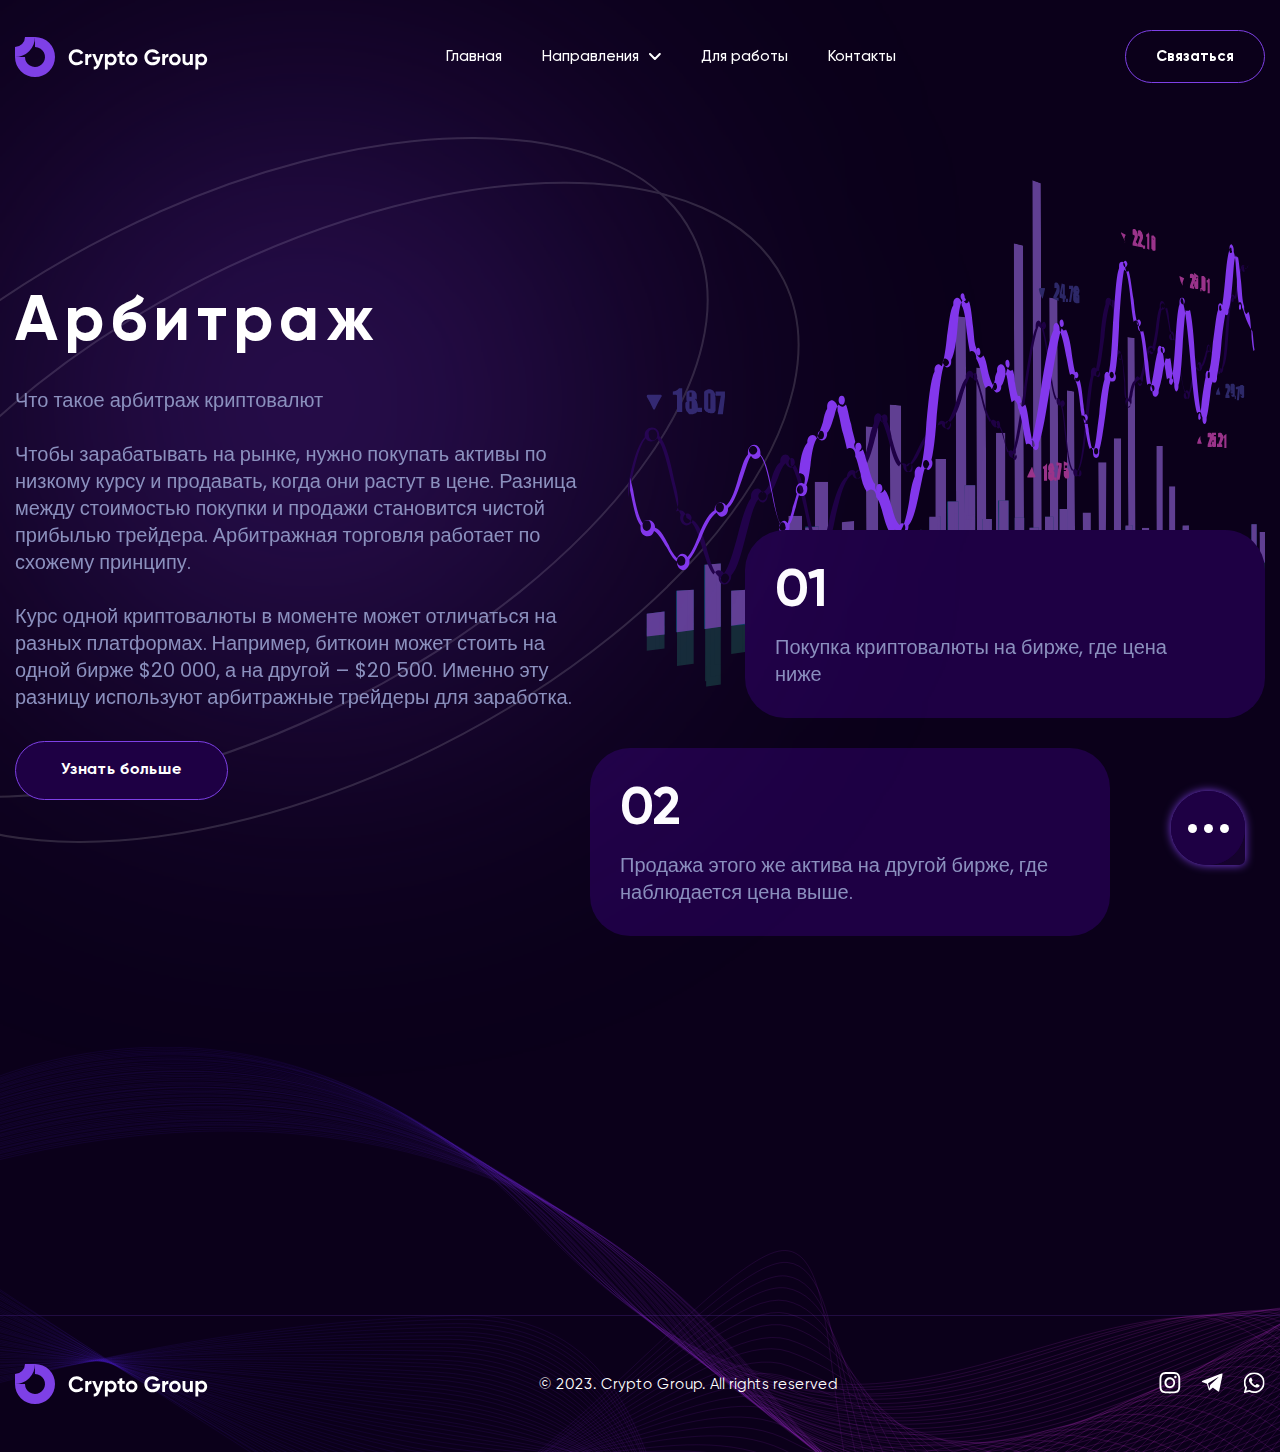
<file: arbitration.html>
<!DOCTYPE html>
<html lang="ru">

<head>
    <meta charset="UTF-8">
    <meta http-equiv="X-UA-Compatible" content="IE=edge">
    <meta name="viewport" content="width=device-width, initial-scale=1.0">
    <title>arbitration</title>
    <link rel="preconnect" href="https://fonts.googleapis.com">
    <link rel="preconnect" href="https://fonts.gstatic.com" crossorigin>
    <link href="https://fonts.googleapis.com/css2?family=Poppins:wght@400;500&display=swap" rel="stylesheet">
    <link rel="stylesheet" href="https://cdn.jsdelivr.net/npm/swiper@8/swiper-bundle.min.css" />
    <link href="https://unpkg.com/aos@2.3.1/dist/aos.css" rel="stylesheet">
    <link rel="stylesheet" href="css/style.min.css">
</head>

<body>

    <header class="header" data-aos="fade">
        <div class="container">
            <div class="header__inner">
                <a class="header__logo logo" href="#">
                    <img class="logo__img" src="images/logo.svg" alt="logo">
                </a>
                <nav class="header__menu menu">
                    <ul class="menu__list menu-list">
                        <li class="menu-list__item">
                            <a class="menu-list__link" href="#">
                                Главная
                            </a>
                        </li>
                        <li class="menu-list__item menu-list__item--inner">
                            <p class="menu-list__text">
                                <span>
                                    Направления
                                </span>
                                <svg width="12" height="7" viewBox="0 0 12 7" fill="none"
                                    xmlns="http://www.w3.org/2000/svg">
                                    <path d="M10.776 0.999991L5.88802 5.96649L1 0.999991" stroke="white"
                                        stroke-width="2" stroke-linecap="round" stroke-linejoin="round" />
                                </svg>
                            </p>
                            <ul class="menu-list__sublist menu-sublist">
                                <li class="menu-sublist__item">
                                    <a class="menu-sublist__link" href="">
                                        Спотовая торговля
                                    </a>
                                </li>
                                <li class="menu-sublist__item">
                                    <a class="menu-sublist__link" href="staking.html">
                                        Стейкинг (Staking)
                                    </a>
                                </li>
                                <li class="menu-sublist__item menu-sublist__item--active">
                                    <a class="menu-sublist__link" href="arbitration.html">
                                        Арбитраж
                                    </a>
                                </li>
                                <li class="menu-sublist__item">
                                    <a class="menu-sublist__link" href="nft.html">
                                        NFT
                                    </a>
                                </li>
                                <li class="menu-sublist__item">
                                    <a class="menu-sublist__link" href="futures-trading.html">
                                        Фьючерсная торговля
                                    </a>
                                </li>
                                <li class="menu-sublist__item">
                                    <a class="menu-sublist__link" href="launchpads.html">
                                        IDO,ICO,Airdrops
                                    </a>
                                </li>
                            </ul>
                        </li>
                        <li class="menu-list__item">
                            <a class="menu-list__link" href="tools.html">
                                Для работы
                            </a>
                        </li>
                        <li class="menu-list__item">
                            <a class="menu-list__link" href="contacts.html">
                                Контакты
                            </a>
                        </li>
                    </ul>
                </nav>
                <div class="header__wrapper">
                    <a class="header__link btn btn--socials" href="#contact">
                        Связаться
                    </a>
                </div>
                <button class="header__burger burger">
                    <span></span>
                    <span></span>
                    <span></span>
                </button>
            </div>
        </div>
    </header>

    <div class="wrapper">
        <main class="main">
            <section class="main__arbitration arbitration">
                <div class="container">
                    <div class="arbitration__section-inner section-inner">
                        <div class="arbitration__titling titling" data-aos="fade-down">
                            <h1 class="titling__title">
                                Арбитраж
                            </h1>
                            <p class="titling__text">
                                Что такое арбитраж криптовалют
                                <br> <br>
                                Чтобы зарабатывать на рынке, нужно покупать активы по низкому курсу и продавать, когда
                                они растут в цене. Разница между стоимостью покупки и продажи становится чистой прибылью
                                трейдера. Арбитражная торговля работает по схожему принципу. 
                                <br> <br>
                                Курс одной криптовалюты в
                                моменте может отличаться на разных платформах. Например, биткоин может стоить на одной
                                бирже $20 000, а на другой – $20 500. Именно эту разницу используют арбитражные трейдеры
                                для заработка.

                            </p>
                            <a class="titling__link btn" target="_blank" href="https://youtu.be/0hH6heGkqOs">
                                Узнать больше
                            </a>
                        </div>
                        <h2 class="arbitration__bg-title bg-title" data-aos="fade-right">
                            Арбитражи
                        </h2>
                        <div class="arbitration__circle circle" data-aos="zoom-in">
                            <svg width="1254" height="981" viewBox="0 0 1254 981" fill="none"
                                xmlns="http://www.w3.org/2000/svg">
                                <g opacity="0.2">
                                    <path
                                        d="M1043.73 235.419C1076.1 299.79 1054.05 384.175 991.679 468.746C929.341 553.266 826.889 637.703 699.079 701.967C571.27 766.231 442.391 798.109 337.369 797.739C232.284 797.369 151.405 764.733 119.038 700.362C86.6719 635.991 108.713 551.606 171.088 467.035C233.426 382.515 335.879 298.078 463.688 233.814C591.498 169.55 720.376 137.672 825.398 138.042C930.483 138.412 1011.36 171.048 1043.73 235.419Z"
                                        stroke="#BDBDBD" stroke-width="2" />
                                    <path
                                        d="M1134.73 280.419C1167.1 344.79 1145.05 429.175 1082.68 513.746C1020.34 598.266 917.889 682.703 790.079 746.967C662.27 811.23 533.391 843.109 428.369 842.739C323.284 842.369 242.405 809.733 210.038 745.362C177.672 680.991 199.713 596.606 262.088 512.035C324.426 427.515 426.879 343.078 554.688 278.814C682.498 214.55 811.376 182.672 916.398 183.042C1021.48 183.412 1102.36 216.048 1134.73 280.419Z"
                                        stroke="#BDBDBD" stroke-width="2" />
                                </g>
                            </svg>
                        </div>
                        <div class="arbitration__body arbitration-body" data-aos="zoom-in">
                            <div class="arbitration-body__img">
                                <img class="arbitration-body__img-image" src="images/arbitration-img.svg" alt="img">
                            </div>
                            <ul class="arbitration-body__tiles tiles">
                                <li class="tiles__item" data-aos="flip-up">
                                    <a class="tiles__tile tile" href="#">
                                        <div class="tile__top">
                                            <p class="tile__top-count">
                                                01
                                            </p>
                                            <p class="tile__top-text">
                                                Первый этап
                                            </p>
                                        </div>
                                        <p class="tile__text">
                                            Покупка криптовалюты на бирже, где цена <br>
                                             ниже
                                        </p>
                                    </a>
                                </li>
                                <li class="tiles__item" data-aos="flip-up">
                                    <a class="tiles__tile tile" href="#">
                                        <div class="tile__top">
                                            <p class="tile__top-count">
                                                02
                                            </p>
                                            <p class="tile__top-text">
                                                Второй этап
                                            </p>
                                        </div>
                                        <p class="tile__text">
                                            Продажа этого же актива на другой бирже, где наблюдается цена выше. 
                                        </p>
                                    </a>
                                </li>
                            </ul>
                        </div>
                    </div>
                </div>
            </section>
            <section class="main__arbitration-types arbitration-types">
                <div class="container">
                    <div class="arbitration-types__inner">
                        <div class="arbitration-types__item arbitration-types-item" data-aos="zoom-in">
                            <div class="arbitration-types-item__icon">
                                <img class="arbitration-types-item__icon-img" src="images/arbitration-types-1.svg" alt="icon">
                            </div>
                            <h4 class="arbitration-types-item__title">
                                Международный
                            </h4>
                        </div>
                        <div class="arbitration-types__item arbitration-types-item" data-aos="zoom-in">
                            <div class="arbitration-types-item__icon">
                                <img class="arbitration-types-item__icon-img" src="images/arbitration-types-2.svg" alt="icon">
                            </div>
                            <h4 class="arbitration-types-item__title">
                                Внутрибиржевой
                            </h4>
                        </div>
                        <div class="arbitration-types__item arbitration-types-item" data-aos="zoom-in">
                            <div class="arbitration-types-item__icon">
                                <img class="arbitration-types-item__icon-img" src="images/arbitration-types-3.svg" alt="icon">
                            </div>
                            <h4 class="arbitration-types-item__title">
                                Межбиржевой
                            </h4>
                        </div>
                        <div class="arbitration-types__item arbitration-types-item" data-aos="zoom-in">
                            <div class="arbitration-types-item__icon">
                                <img class="arbitration-types-item__icon-img" src="images/arbitration-types-4.svg" alt="icon">
                            </div>
                            <h4 class="arbitration-types-item__title">
                                Swap trading, P2P.
                            </h4>
                        </div>
                    </div>
                </div>
            </section>
            <div class="main__socials socials">
                <div class="socials__box">
                    <span>

                    </span>
                    <span>

                    </span>
                    <span>

                    </span>
                    <a class="socials__box-link" href="#" id="0" target="_blank">
                        <img src="images/instagram-icon.svg" alt="skype">
                    </a>
                    <a class="socials__box-link" href="#" id="1" target="_blank">
                        <img src="images/telegram-icon.svg" alt="whatsapp">
                    </a>
                    <a class="socials__box-link" href="#" id="2" target="_blank">
                        <img src="images/whatsapp-icon.svg" alt="telegram">
                    </a>
                </div>
            </div>
            <div class="header__contacts contacts" id="contacts">
                <div class="contacts__inner">
                    <button class="contacts__close">
                        <svg width="18" height="18" viewBox="0 0 18 18" fill="none" xmlns="http://www.w3.org/2000/svg">
                            <path
                                d="M17.4557 16.1502L10.276 8.97056L17.4557 1.79089C17.6288 1.61778 17.7261 1.383 17.7261 1.13819C17.7261 0.893384 17.6288 0.658601 17.4557 0.485495C17.2826 0.312389 17.0478 0.215138 16.803 0.215138C16.5582 0.215138 16.3234 0.312389 16.1503 0.485495L8.97064 7.66517L1.79097 0.485495C1.61786 0.312389 1.38308 0.215138 1.13827 0.215138C0.893465 0.215138 0.658682 0.312389 0.485576 0.485495C0.397527 0.567102 0.327994 0.666634 0.281663 0.777385C0.235332 0.888135 0.213278 1.00753 0.216989 1.12752C0.2207 1.24752 0.25009 1.36532 0.303177 1.473C0.356264 1.58067 0.431814 1.67572 0.524737 1.75173L7.70441 8.9314L0.485575 16.1502C0.312469 16.3233 0.215218 16.5581 0.215218 16.8029C0.215218 17.0477 0.312469 17.2825 0.485575 17.4556C0.658682 17.6287 0.893464 17.726 1.13827 17.726C1.38308 17.726 1.61786 17.6287 1.79097 17.4556L8.97064 10.276L16.1503 17.4556C16.3234 17.6287 16.5582 17.726 16.803 17.726C17.0478 17.726 17.2826 17.6287 17.4557 17.4556C17.6288 17.2825 17.7261 17.0477 17.7261 16.8029C17.7261 16.5581 17.6288 16.3233 17.4557 16.1502Z"
                                fill="white" />
                        </svg>

                    </button>
                    <h3 class="contacts__title">
                        Свяжись с нами
                    </h3>
                    <p class="contacts__text">
                        Выбери и кликни на любую удобную для тебя социальную сеть
                    </p>
                    <ul class="contacts__list">
                        <li class="contacts__list-item">
                            <a class="contacts__list-link" target="_blank"
                                href="#" id="0">
                                <svg width="18" height="19" viewBox="0 0 18 19" fill="none"
                                    xmlns="http://www.w3.org/2000/svg">
                                    <path
                                        d="M17.95 5.324C17.9399 4.56662 17.7981 3.81678 17.531 3.108C17.2993 2.51015 16.9455 1.9672 16.4922 1.51383C16.0388 1.06046 15.4958 0.706651 14.898 0.475C14.1983 0.212357 13.4592 0.0703413 12.712 0.0550001C11.75 0.0120001 11.445 0 9.003 0C6.561 0 6.248 6.70552e-08 5.293 0.0550001C4.54616 0.0704541 3.80735 0.212468 3.108 0.475C2.51006 0.706489 1.96702 1.06024 1.51363 1.51363C1.06024 1.96702 0.706489 2.51006 0.475 3.108C0.211831 3.80713 0.0701232 4.54611 0.056 5.293C0.013 6.256 0 6.561 0 9.003C0 11.445 -7.45058e-09 11.757 0.056 12.713C0.071 13.461 0.212 14.199 0.475 14.9C0.706878 15.4978 1.0609 16.0406 1.51444 16.4938C1.96798 16.947 2.51106 17.3006 3.109 17.532C3.80643 17.8052 4.54537 17.9574 5.294 17.982C6.257 18.025 6.562 18.038 9.004 18.038C11.446 18.038 11.759 18.038 12.714 17.982C13.4612 17.9673 14.2004 17.8256 14.9 17.563C15.4977 17.3311 16.0405 16.9772 16.4938 16.5238C16.9472 16.0705 17.3011 15.5277 17.533 14.93C17.796 14.23 17.937 13.492 17.952 12.743C17.995 11.781 18.008 11.476 18.008 9.033C18.006 6.591 18.006 6.281 17.95 5.324V5.324ZM8.997 13.621C6.443 13.621 4.374 11.552 4.374 8.998C4.374 6.444 6.443 4.375 8.997 4.375C10.2231 4.375 11.399 4.86207 12.266 5.72905C13.1329 6.59603 13.62 7.7719 13.62 8.998C13.62 10.2241 13.1329 11.4 12.266 12.267C11.399 13.1339 10.2231 13.621 8.997 13.621V13.621ZM13.804 5.282C13.207 5.282 12.726 4.8 12.726 4.204C12.726 4.0625 12.7539 3.92239 12.808 3.79166C12.8622 3.66093 12.9415 3.54215 13.0416 3.44209C13.1416 3.34204 13.2604 3.26267 13.3912 3.20852C13.5219 3.15437 13.662 3.1265 13.8035 3.1265C13.945 3.1265 14.0851 3.15437 14.2158 3.20852C14.3466 3.26267 14.4654 3.34204 14.5654 3.44209C14.6655 3.54215 14.7448 3.66093 14.799 3.79166C14.8531 3.92239 14.881 4.0625 14.881 4.204C14.881 4.8 14.399 5.282 13.804 5.282Z"
                                        fill="white" />
                                    <path
                                        d="M8.99714 12.0011C10.6557 12.0011 12.0001 10.6566 12.0001 8.99812C12.0001 7.33961 10.6557 5.99512 8.99714 5.99512C7.33863 5.99512 5.99414 7.33961 5.99414 8.99812C5.99414 10.6566 7.33863 12.0011 8.99714 12.0011Z"
                                        fill="white" />
                                </svg>
                            </a>
                        </li>
                        <li class="contacts__list-item">
                            <a class="contacts__list-link" target="_blank"
                            href="#" id="1">
                                <svg width="20" height="18" viewBox="0 0 20 18" fill="none"
                                    xmlns="http://www.w3.org/2000/svg">
                                    <path
                                        d="M0.350701 8.37408L4.9488 10.0886L6.74126 15.8557C6.8192 16.2454 7.2868 16.3233 7.59854 16.0895L10.1703 13.9853C10.4041 13.7515 10.7938 13.7515 11.1055 13.9853L15.7036 17.3364C16.0154 17.5702 16.483 17.4144 16.5609 17.0247L19.99 0.658655C20.0679 0.268988 19.6782 -0.120677 19.2886 0.0351905L0.350701 7.36095C-0.1169 7.51681 -0.1169 8.21821 0.350701 8.37408ZM6.50747 9.23135L15.5477 3.69807C15.7036 3.62013 15.8595 3.85394 15.7036 3.93187L8.29993 10.868C8.06613 11.1018 7.83233 11.4135 7.83233 11.8032L7.59854 13.6736C7.59854 13.9074 7.20886 13.9853 7.13093 13.6736L6.19572 10.2445C5.96192 9.85482 6.1178 9.38721 6.50747 9.23135Z"
                                        fill="white" />
                                </svg>
                            </a>
                        </li>
                        <li class="contacts__list-item">
                            <a class="contacts__list-link" target="_blank"
                            href="#" id="2">
                                <svg width="20" height="20" viewBox="0 0 20 20" fill="none"
                                    xmlns="http://www.w3.org/2000/svg">
                                    <g clip-path="url(#clip0_3_9)">
                                        <path fill-rule="evenodd" clip-rule="evenodd"
                                            d="M17.0524 2.9365C15.1763 1.06891 12.681 0.0398827 10.0223 0.0389099C4.54395 0.0389099 0.0853229 4.47105 0.0834051 9.91891C0.0824658 11.6605 0.54043 13.3604 1.41014 14.8584L0 19.9789L5.26877 18.605C6.72031 19.3925 8.35487 19.807 10.0181 19.8074H10.0223C15.4998 19.8074 19.9589 15.3749 19.9608 9.92697C19.9618 7.28669 18.9291 4.80459 17.0524 2.93696V2.9365ZM10.0223 18.1388H10.019C8.53691 18.1384 7.08297 17.7423 5.8144 16.9942L5.51276 16.8161L2.38611 17.6314L3.22055 14.6007L3.02419 14.2899C2.19738 12.9823 1.76039 11.471 1.76133 9.91942C1.76325 5.39156 5.46892 1.70751 10.0257 1.70751C12.2321 1.70848 14.3061 2.56366 15.8658 4.11619C17.4256 5.66825 18.2838 7.73202 18.2829 9.92603C18.2809 14.4543 14.5753 18.1384 10.0223 18.1384V18.1388ZM14.5534 11.9884C14.3051 11.8647 13.0842 11.2677 12.8564 11.1853C12.6286 11.1028 12.4633 11.0617 12.2979 11.309C12.1325 11.5563 11.6565 12.1125 11.5116 12.2768C11.3667 12.4418 11.2218 12.4621 10.9735 12.3384C10.7253 12.2148 9.92513 11.9542 8.97632 11.1133C8.23816 10.4585 7.73965 9.65031 7.59483 9.40296C7.44994 9.15568 7.57957 9.02206 7.70344 8.89934C7.81495 8.78852 7.95174 8.61086 8.07613 8.46681C8.20051 8.32276 8.24149 8.21953 8.32438 8.0551C8.40736 7.89019 8.36587 7.74626 8.30395 7.62253C8.24196 7.49891 7.7454 6.28366 7.53808 5.78953C7.33648 5.30821 7.13162 5.37358 6.97961 5.36552C6.83468 5.3584 6.66935 5.357 6.50352 5.357C6.33769 5.357 6.06888 5.41856 5.8411 5.66591C5.61331 5.91315 4.97186 6.51062 4.97186 7.72533C4.97186 8.94012 5.8616 10.1146 5.98599 10.2795C6.11033 10.4444 7.73726 12.9378 10.2282 14.0076C10.8206 14.262 11.2833 14.414 11.6441 14.5277C12.2388 14.7158 12.7802 14.6893 13.2081 14.6258C13.6852 14.5548 14.6773 14.0284 14.8841 13.4518C15.0909 12.8752 15.0909 12.3806 15.029 12.2778C14.9671 12.175 14.8013 12.1129 14.553 11.9893L14.5534 11.9884Z"
                                            fill="white" />
                                    </g>
                                    <defs>
                                        <clipPath id="clip0_3_9">
                                            <rect width="20" height="20" fill="white" />
                                        </clipPath>
                                    </defs>
                                </svg>
                            </a>
                        </li>
                    </ul>
                    <div class="contacts__cursor">
                        <svg width="31" height="31" viewBox="0 0 31 31" fill="none" xmlns="http://www.w3.org/2000/svg">
                            <mask id="mask0_19_185" style="mask-type:alpha" maskUnits="userSpaceOnUse" x="0" y="0"
                                width="30" height="30">
                                <path d="M15.5 2.58334V7.75001" stroke="white" stroke-width="4" stroke-linecap="round"
                                    stroke-linejoin="round" />
                                <path fill-rule="evenodd" clip-rule="evenodd"
                                    d="M14.2085 14.2083L27.1252 16.7917L23.2502 19.375L27.1252 23.25L23.2502 27.125L19.3752 23.25L16.7918 27.125L14.2085 14.2083Z"
                                    fill="white" stroke="white" stroke-width="4" stroke-linecap="round"
                                    stroke-linejoin="round" />
                                <path
                                    d="M24.6335 6.36664L20.9801 10.0201M6.36679 24.6334L10.0203 20.9799M2.5835 15.5H7.75016M6.36679 6.36664L10.0203 10.0201"
                                    stroke="white" stroke-width="4" stroke-linecap="round" stroke-linejoin="round" />
                            </mask>
                            <g mask="url(#mask0_19_185)">
                                <path d="M0 0H31V31H0V0Z" fill="white" />
                            </g>
                        </svg>
                    </div>
                </div>
            </div>
        </main>
        <footer class="footer">
            <div class="container">
                <div class="footer__inner">
                    <a class="footer__logo logo" href="#">
                        <img class="logo__img" src="images/logo.svg" alt="logo">
                    </a>
                    <p class="footer__copy">
                        © 2023. Crypto Group. All rights reserved
                    </p>
                    <div class="footer__footer-socials footer-socials">
                        <ul class="footer-socials__list">
                            <li class="footer-socials__list-item">
                                <a class="footer-socials__list-link" href="#" id="0">
                                    <svg width="22" height="23" viewBox="0 0 22 23" fill="none"
                                        xmlns="http://www.w3.org/2000/svg">
                                        <path
                                            d="M10.86 0C7.91287 0 7.54227 0.0139992 6.38432 0.0671963C5.22638 0.123193 4.43767 0.310783 3.7467 0.587967C3.02192 0.869098 2.36543 1.31008 1.82312 1.8801C1.27072 2.43964 0.843153 3.11656 0.57015 3.86378C0.301365 4.57494 0.118102 5.3897 0.06516 6.57963C0.013575 7.77657 0 8.15735 0 11.2008C0 14.2414 0.013575 14.6222 0.06516 15.8163C0.11946 17.0091 0.301365 17.8224 0.57015 18.535C0.848437 19.2713 1.21904 19.8957 1.82312 20.5187C2.42585 21.1416 3.0313 21.5252 3.74534 21.8108C4.43767 22.088 5.22502 22.277 6.38161 22.3316C7.54091 22.3848 7.91015 22.3988 10.86 22.3988C13.8098 22.3988 14.1777 22.3848 15.337 22.3316C16.4923 22.2756 17.2837 22.088 17.9747 21.8108C18.699 21.5295 19.355 21.0885 19.8969 20.5187C20.501 19.8957 20.8716 19.2713 21.1498 18.535C21.4173 17.8224 21.6005 17.0091 21.6548 15.8163C21.7064 14.6222 21.72 14.2414 21.72 11.1994C21.72 8.15734 21.7064 7.77657 21.6548 6.58103C21.6005 5.3897 21.4173 4.57494 21.1498 3.86378C20.8769 3.11654 20.4493 2.43961 19.8969 1.8801C19.3547 1.30987 18.6982 0.868855 17.9733 0.587967C17.281 0.310783 16.4909 0.121793 15.3357 0.0671963C14.1764 0.0139992 13.8085 0 10.8573 0H10.8614H10.86ZM9.88667 2.01869H10.8614C13.761 2.01869 14.1044 2.02849 15.2488 2.08308C16.3076 2.13208 16.8832 2.31547 17.266 2.46806C17.7724 2.67105 18.1348 2.91464 18.5149 3.30662C18.895 3.69859 19.1299 4.07097 19.3267 4.59454C19.4761 4.98792 19.6525 5.58149 19.7 6.67343C19.753 7.85356 19.7638 8.20774 19.7638 11.1966C19.7638 14.1854 19.753 14.541 19.7 15.7211C19.6525 16.8131 19.4747 17.4052 19.3267 17.8C19.1526 18.2863 18.8747 18.726 18.5136 19.0865C18.1335 19.4785 17.7724 19.7207 17.2647 19.9237C16.8846 20.0777 16.309 20.2597 15.2488 20.3101C14.1044 20.3633 13.761 20.3759 10.8614 20.3759C7.96174 20.3759 7.61693 20.3633 6.47256 20.3101C5.41371 20.2597 4.83949 20.0777 4.45667 19.9237C3.98494 19.7444 3.55818 19.4583 3.20777 19.0865C2.84634 18.7254 2.56801 18.2853 2.39327 17.7986C2.24531 17.4052 2.06747 16.8117 2.01996 15.7197C1.96837 14.5396 1.95751 14.1854 1.95751 11.1938C1.95751 8.20354 1.96837 7.85076 2.01996 6.67063C2.06883 5.57869 2.24531 4.98512 2.39463 4.59034C2.59147 4.06817 2.82767 3.69439 3.20777 3.30242C3.58787 2.91044 3.94897 2.66825 4.45667 2.46526C4.83949 2.31127 5.41371 2.12928 6.47256 2.07888C7.4744 2.03129 7.86264 2.01729 9.88667 2.01589V2.01869ZM16.6579 3.87778C16.4867 3.87778 16.3173 3.91255 16.1592 3.98008C16.0011 4.04762 15.8574 4.14662 15.7364 4.27141C15.6154 4.3962 15.5194 4.54436 15.4539 4.70741C15.3884 4.87046 15.3547 5.04522 15.3547 5.22171C15.3547 5.3982 15.3884 5.57295 15.4539 5.73601C15.5194 5.89906 15.6154 6.04721 15.7364 6.17201C15.8574 6.2968 16.0011 6.39579 16.1592 6.46333C16.3173 6.53087 16.4867 6.56563 16.6579 6.56563C17.0035 6.56563 17.335 6.42404 17.5794 6.17201C17.8238 5.91997 17.9611 5.57814 17.9611 5.22171C17.9611 4.86528 17.8238 4.52344 17.5794 4.27141C17.335 4.01938 17.0035 3.87778 16.6579 3.87778ZM10.8614 5.4485C10.1216 5.43659 9.38697 5.57657 8.70019 5.86027C8.01341 6.14397 7.38821 6.56573 6.86101 7.101C6.3338 7.63626 5.91512 8.27433 5.62934 8.97806C5.34355 9.68179 5.19637 10.4371 5.19637 11.2001C5.19637 11.963 5.34355 12.7184 5.62934 13.4221C5.91512 14.1258 6.3338 14.7639 6.86101 15.2992C7.38821 15.8344 8.01341 16.2562 8.70019 16.5399C9.38697 16.8236 10.1216 16.9636 10.8614 16.9517C12.3255 16.9281 13.7219 16.3118 14.7492 15.2357C15.7765 14.1596 16.3523 12.7101 16.3523 11.2001C16.3523 9.69002 15.7765 8.24052 14.7492 7.16445C13.7219 6.08838 12.3255 5.47205 10.8614 5.4485ZM10.8614 7.46578C11.8216 7.46578 12.7424 7.85914 13.4214 8.55933C14.1004 9.25951 14.4818 10.2092 14.4818 11.1994C14.4818 12.1896 14.1004 13.1392 13.4214 13.8394C12.7424 14.5396 11.8216 14.933 10.8614 14.933C9.90115 14.933 8.98028 14.5396 8.30131 13.8394C7.62234 13.1392 7.24091 12.1896 7.24091 11.1994C7.24091 10.2092 7.62234 9.25951 8.30131 8.55933C8.98028 7.85914 9.90115 7.46578 10.8614 7.46578Z"
                                            fill="white" />
                                    </svg>
                                </a>
                            </li>
                            <li class="footer-socials__list-item">
                                <a class="footer-socials__list-link" href="#" id="1">
                                    <svg width="23" height="21" viewBox="0 0 23 21" fill="none"
                                        xmlns="http://www.w3.org/2000/svg">
                                        <g clip-path="url(#clip0_50_9767)">
                                            <path
                                                d="M1.10574 9.5108L6.16365 11.3968L8.13536 17.7406C8.22109 18.1693 8.73545 18.2549 9.07837 17.9978L11.9073 15.6831C12.1645 15.426 12.5932 15.426 12.936 15.6831L17.9939 19.3694C18.3369 19.6265 18.8513 19.4552 18.937 19.0265L22.709 1.02384C22.7947 0.595203 22.366 0.166572 21.9374 0.338026L1.10574 8.39636C0.59138 8.56781 0.59138 9.33935 1.10574 9.5108ZM7.87819 10.4538L17.8224 4.36719C17.9939 4.28146 18.1654 4.53865 17.9939 4.62437L9.84989 12.2541C9.59271 12.5113 9.33553 12.8542 9.33553 13.2828L9.07837 15.3403C9.07837 15.5975 8.64972 15.6831 8.56399 15.3403L7.53526 11.5683C7.27808 11.1396 7.44955 10.6252 7.87819 10.4538Z"
                                                fill="white" />
                                        </g>
                                        <defs>
                                            <clipPath id="clip0_50_9767">
                                                <rect width="22" height="19.8" fill="white"
                                                    transform="translate(0.719971 0.299316)" />
                                            </clipPath>
                                        </defs>
                                    </svg>
                                </a>
                            </li>
                            <li class="footer-socials__list-item">
                                <a class="footer-socials__list-link" href="#" id="2">
                                    <svg width="23" height="23" viewBox="0 0 23 23" fill="none"
                                        xmlns="http://www.w3.org/2000/svg">
                                        <g clip-path="url(#clip0_50_9770)">
                                            <mask id="mask0_50_9770" style="mask-type:luminance"
                                                maskUnits="userSpaceOnUse" x="0" y="0" width="23" height="23">
                                                <path d="M22.72 0.199219H0.719971V22.1992H22.72V0.199219Z"
                                                    fill="white" />
                                            </mask>
                                            <g mask="url(#mask0_50_9770)">
                                                <path fill-rule="evenodd" clip-rule="evenodd"
                                                    d="M19.4776 3.42954C17.4139 1.37519 14.6691 0.243258 11.7445 0.242188C5.71831 0.242188 0.813826 5.11754 0.811716 11.1102C0.810683 13.0259 1.31444 14.8958 2.27112 16.5436L0.719971 22.1762L6.51562 20.6649C8.11231 21.5311 9.91033 21.9871 11.7399 21.9875H11.7445C17.7697 21.9875 22.6748 17.1118 22.6768 11.1191C22.6779 8.21475 21.542 5.48393 19.4776 3.42954ZM11.7445 20.1521H11.7409C10.1106 20.1516 8.51124 19.7159 7.11581 18.893L6.78401 18.6971L3.34469 19.5939L4.26258 16.2602L4.04658 15.9183C3.13709 14.4799 2.6564 12.8175 2.65743 11.1107C2.65955 6.1301 6.73578 2.07765 11.7482 2.07765C14.1753 2.07871 16.4567 3.01941 18.1723 4.7272C19.8881 6.43446 20.8321 8.70461 20.8312 11.118C20.829 16.0991 16.7528 20.1521 11.7445 20.1521ZM16.7287 13.3866C16.4556 13.2506 15.1126 12.5939 14.862 12.5032C14.6114 12.4125 14.4296 12.3673 14.2477 12.6393C14.0657 12.9113 13.5421 13.5231 13.3827 13.7039C13.2233 13.8854 13.0639 13.9077 12.7908 13.7716C12.5178 13.6357 11.6376 13.349 10.5939 12.424C9.78195 11.7037 9.23359 10.8147 9.07428 10.5426C8.9149 10.2706 9.0575 10.1237 9.19375 9.98866C9.31641 9.86676 9.46688 9.67133 9.60371 9.51288C9.74053 9.35442 9.78561 9.24087 9.87679 9.06C9.96807 8.8786 9.92243 8.72027 9.85431 8.58417C9.78613 8.44819 9.23991 7.11141 9.01186 6.56787C8.7901 6.03842 8.56475 6.11032 8.39754 6.10146C8.23812 6.09363 8.05625 6.09209 7.87384 6.09209C7.69143 6.09209 7.39574 6.1598 7.14518 6.43189C6.89461 6.70385 6.18902 7.36107 6.18902 8.69725C6.18902 10.0335 7.16773 11.3254 7.30456 11.5068C7.44133 11.6882 9.23096 14.431 11.971 15.6077C12.6226 15.8876 13.1316 16.0548 13.5285 16.1799C14.1826 16.3868 14.7782 16.3576 15.2489 16.2878C15.7737 16.2097 16.865 15.6306 17.0925 14.9964C17.32 14.3621 17.32 13.818 17.2519 13.705C17.1838 13.5919 17.0018 13.5226 16.7287 13.3866Z"
                                                    fill="white" />
                                            </g>
                                        </g>
                                        <defs>
                                            <clipPath id="clip0_50_9770">
                                                <rect width="22" height="22" fill="white"
                                                    transform="translate(0.719971 0.199219)" />
                                            </clipPath>
                                        </defs>
                                    </svg>
                                </a>
                            </li>
                        </ul>
                    </div>
                </div>
            </div>
        </footer>
    </div>

    <script src="https://ajax.googleapis.com/ajax/libs/jquery/3.6.3/jquery.min.js"></script>
    <script src="https://cdn.jsdelivr.net/npm/swiper@8/swiper-bundle.min.js"></script>
    <script src="https://unpkg.com/aos@2.3.1/dist/aos.js"></script>
    <script src="js/main.min.js"></script>
</body>

</html>
</file>
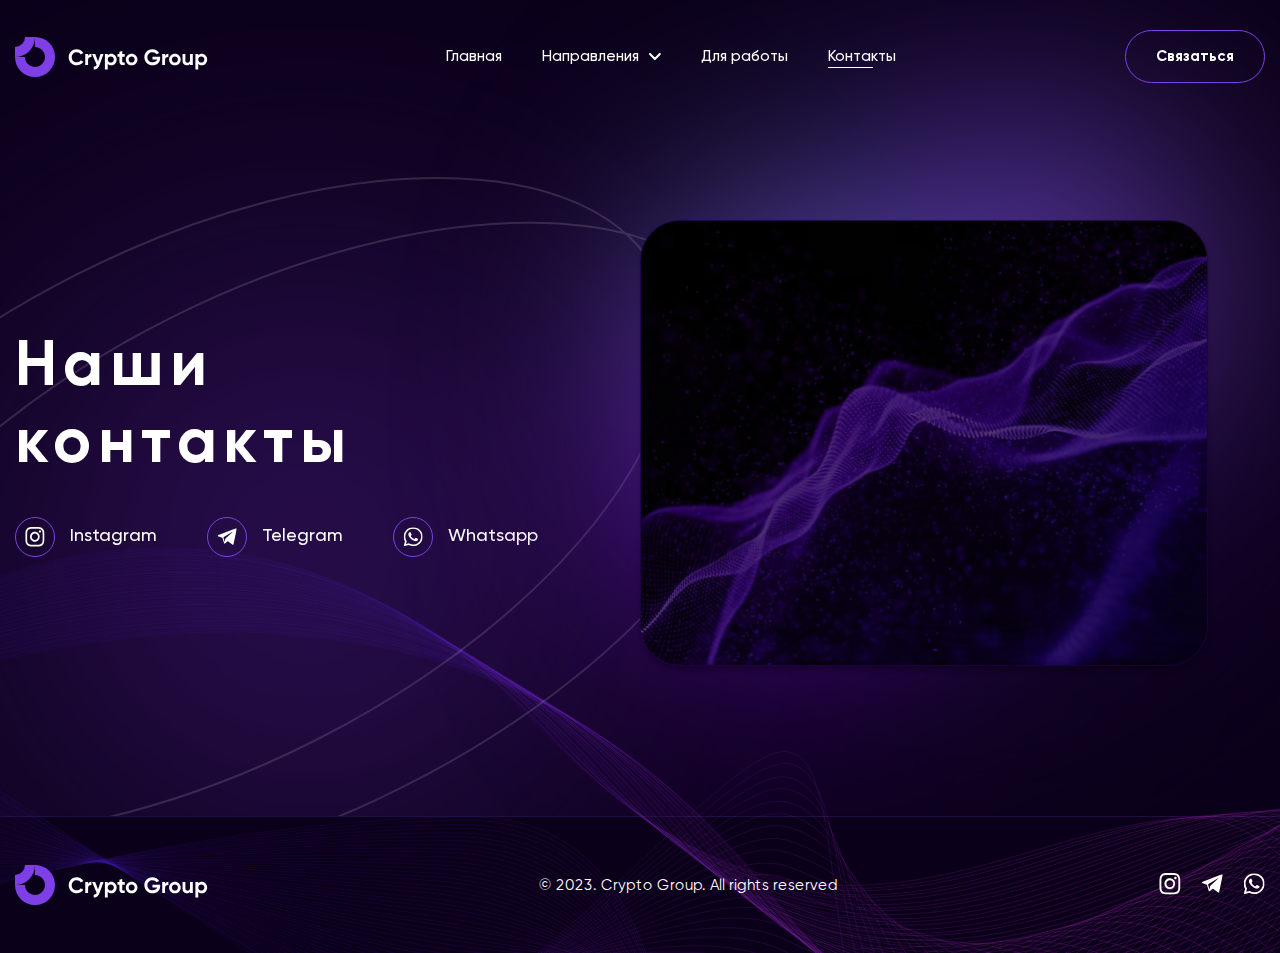
<file: contacts.html>
<!DOCTYPE html>
<html lang="ru">

<head>
    <meta charset="UTF-8">
    <meta http-equiv="X-UA-Compatible" content="IE=edge">
    <meta name="viewport" content="width=device-width, initial-scale=1.0">
    <title>contacts</title>
    <link rel="preconnect" href="https://fonts.googleapis.com">
    <link rel="preconnect" href="https://fonts.gstatic.com" crossorigin>
    <link href="https://fonts.googleapis.com/css2?family=Poppins:wght@400;500&display=swap" rel="stylesheet">
    <link rel="stylesheet" href="https://cdn.jsdelivr.net/npm/swiper@8/swiper-bundle.min.css" />
    <link href="https://unpkg.com/aos@2.3.1/dist/aos.css" rel="stylesheet">
    <link rel="stylesheet" href="css/style.min.css">
</head>

<body>

    <header class="header" data-aos="fade">
        <div class="container">
            <div class="header__inner">
                <a class="header__logo logo" href="#">
                    <img class="logo__img" src="images/logo.svg" alt="logo">
                </a>
                <nav class="header__menu menu">
                    <ul class="menu__list menu-list">
                        <li class="menu-list__item">
                            <a class="menu-list__link" href="#">
                                Главная
                            </a>
                        </li>
                        <li class="menu-list__item menu-list__item--inner">
                            <p class="menu-list__text">
                                <span>
                                    Направления
                                </span>
                                <svg width="12" height="7" viewBox="0 0 12 7" fill="none"
                                    xmlns="http://www.w3.org/2000/svg">
                                    <path d="M10.776 0.999991L5.88802 5.96649L1 0.999991" stroke="white"
                                        stroke-width="2" stroke-linecap="round" stroke-linejoin="round" />
                                </svg>
                            </p>
                            <ul class="menu-list__sublist menu-sublist">
                                <li class="menu-sublist__item">
                                    <a class="menu-sublist__link" href="">
                                        Спотовая торговля
                                    </a>
                                </li>
                                <li class="menu-sublist__item">
                                    <a class="menu-sublist__link" href="staking.html">
                                        Стейкинг (Staking)
                                    </a>
                                </li>
                                <li class="menu-sublist__item">
                                    <a class="menu-sublist__link" href="arbitration.html">
                                        Арбитраж
                                    </a>
                                </li>
                                <li class="menu-sublist__item">
                                    <a class="menu-sublist__link" href="nft.html">
                                        NFT
                                    </a>
                                </li>
                                <li class="menu-sublist__item">
                                    <a class="menu-sublist__link" href="futures-trading.html">
                                        Фьючерсная торговля
                                    </a>
                                </li>
                                <li class="menu-sublist__item">
                                    <a class="menu-sublist__link" href="launchpads.html">
                                        IDO,ICO,Airdrops
                                    </a>
                                </li>
                            </ul>
                        </li>
                        <li class="menu-list__item">
                            <a class="menu-list__link" href="tools.html">
                                Для работы
                            </a>
                        </li>
                        <li class="menu-list__item menu-list__item--active">
                            <a class="menu-list__link" href="contacts.html">
                                Контакты
                            </a>
                        </li>
                    </ul>
                </nav>
                <div class="header__wrapper">
                    <a class="header__link btn btn--socials" href="#">
                        Связаться
                    </a>
                </div>
                <button class="header__burger burger">
                    <span></span>
                    <span></span>
                    <span></span>
                </button>
            </div>
        </div>
    </header>

    <div class="wrapper">
        <main class="main">
            <section class="main__contacts-section contacts-section">
                <div class="container">
                    <div class="contacts-section__section-inner section-inner">
                        <div class="contacts-section__wrapper" data-aos="fade-down">
                            <div class="contacts-section__titling titling">
                                <h1 class="titling__title">
                                    Наши
                                    контакты
                                </h1>
                            </div>
                            <ul class="contacts-section__contacts-section-list contacts-section-list">
                                <li class="contacts-section-list__item">
                                    <a class="contacts-section-list__link" href="#">
                                        <div class="contacts-section-list__link-icon">
                                            <svg width="22" height="23" viewBox="0 0 22 23" fill="none"
                                                xmlns="http://www.w3.org/2000/svg">
                                                <path
                                                    d="M10.86 0C7.91287 0 7.54227 0.0139992 6.38432 0.0671963C5.22638 0.123193 4.43767 0.310783 3.7467 0.587967C3.02192 0.869098 2.36543 1.31008 1.82312 1.8801C1.27072 2.43964 0.843153 3.11656 0.57015 3.86378C0.301365 4.57494 0.118102 5.3897 0.06516 6.57963C0.013575 7.77657 0 8.15735 0 11.2008C0 14.2414 0.013575 14.6222 0.06516 15.8163C0.11946 17.0091 0.301365 17.8224 0.57015 18.535C0.848437 19.2713 1.21904 19.8957 1.82312 20.5187C2.42585 21.1416 3.0313 21.5252 3.74534 21.8108C4.43767 22.088 5.22502 22.277 6.38161 22.3316C7.54091 22.3848 7.91015 22.3988 10.86 22.3988C13.8098 22.3988 14.1777 22.3848 15.337 22.3316C16.4923 22.2756 17.2837 22.088 17.9747 21.8108C18.699 21.5295 19.355 21.0885 19.8969 20.5187C20.501 19.8957 20.8716 19.2713 21.1498 18.535C21.4173 17.8224 21.6005 17.0091 21.6548 15.8163C21.7064 14.6222 21.72 14.2414 21.72 11.1994C21.72 8.15734 21.7064 7.77657 21.6548 6.58103C21.6005 5.3897 21.4173 4.57494 21.1498 3.86378C20.8769 3.11654 20.4493 2.43961 19.8969 1.8801C19.3547 1.30987 18.6982 0.868855 17.9733 0.587967C17.281 0.310783 16.4909 0.121793 15.3357 0.0671963C14.1764 0.0139992 13.8085 0 10.8573 0H10.8614H10.86ZM9.88667 2.01869H10.8614C13.761 2.01869 14.1044 2.02849 15.2488 2.08308C16.3076 2.13208 16.8832 2.31547 17.266 2.46806C17.7724 2.67105 18.1348 2.91464 18.5149 3.30662C18.895 3.69859 19.1299 4.07097 19.3267 4.59454C19.4761 4.98792 19.6525 5.58149 19.7 6.67343C19.753 7.85356 19.7638 8.20774 19.7638 11.1966C19.7638 14.1854 19.753 14.541 19.7 15.7211C19.6525 16.8131 19.4747 17.4052 19.3267 17.8C19.1526 18.2863 18.8747 18.726 18.5136 19.0865C18.1335 19.4785 17.7724 19.7207 17.2647 19.9237C16.8846 20.0777 16.309 20.2597 15.2488 20.3101C14.1044 20.3633 13.761 20.3759 10.8614 20.3759C7.96174 20.3759 7.61693 20.3633 6.47256 20.3101C5.41371 20.2597 4.83949 20.0777 4.45667 19.9237C3.98494 19.7444 3.55818 19.4583 3.20777 19.0865C2.84634 18.7254 2.56801 18.2853 2.39327 17.7986C2.24531 17.4052 2.06747 16.8117 2.01996 15.7197C1.96837 14.5396 1.95751 14.1854 1.95751 11.1938C1.95751 8.20354 1.96837 7.85076 2.01996 6.67063C2.06883 5.57869 2.24531 4.98512 2.39463 4.59034C2.59147 4.06817 2.82767 3.69439 3.20777 3.30242C3.58787 2.91044 3.94897 2.66825 4.45667 2.46526C4.83949 2.31127 5.41371 2.12928 6.47256 2.07888C7.4744 2.03129 7.86264 2.01729 9.88667 2.01589V2.01869ZM16.6579 3.87778C16.4867 3.87778 16.3173 3.91255 16.1592 3.98008C16.0011 4.04762 15.8574 4.14662 15.7364 4.27141C15.6154 4.3962 15.5194 4.54436 15.4539 4.70741C15.3884 4.87046 15.3547 5.04522 15.3547 5.22171C15.3547 5.3982 15.3884 5.57295 15.4539 5.73601C15.5194 5.89906 15.6154 6.04721 15.7364 6.17201C15.8574 6.2968 16.0011 6.39579 16.1592 6.46333C16.3173 6.53087 16.4867 6.56563 16.6579 6.56563C17.0035 6.56563 17.335 6.42404 17.5794 6.17201C17.8238 5.91997 17.9611 5.57814 17.9611 5.22171C17.9611 4.86528 17.8238 4.52344 17.5794 4.27141C17.335 4.01938 17.0035 3.87778 16.6579 3.87778ZM10.8614 5.4485C10.1216 5.43659 9.38697 5.57657 8.70019 5.86027C8.01341 6.14397 7.38821 6.56573 6.86101 7.101C6.3338 7.63626 5.91512 8.27433 5.62934 8.97806C5.34355 9.68179 5.19637 10.4371 5.19637 11.2001C5.19637 11.963 5.34355 12.7184 5.62934 13.4221C5.91512 14.1258 6.3338 14.7639 6.86101 15.2992C7.38821 15.8344 8.01341 16.2562 8.70019 16.5399C9.38697 16.8236 10.1216 16.9636 10.8614 16.9517C12.3255 16.9281 13.7219 16.3118 14.7492 15.2357C15.7765 14.1596 16.3523 12.7101 16.3523 11.2001C16.3523 9.69002 15.7765 8.24052 14.7492 7.16445C13.7219 6.08838 12.3255 5.47205 10.8614 5.4485ZM10.8614 7.46578C11.8216 7.46578 12.7424 7.85914 13.4214 8.55933C14.1004 9.25951 14.4818 10.2092 14.4818 11.1994C14.4818 12.1896 14.1004 13.1392 13.4214 13.8394C12.7424 14.5396 11.8216 14.933 10.8614 14.933C9.90115 14.933 8.98028 14.5396 8.30131 13.8394C7.62234 13.1392 7.24091 12.1896 7.24091 11.1994C7.24091 10.2092 7.62234 9.25951 8.30131 8.55933C8.98028 7.85914 9.90115 7.46578 10.8614 7.46578Z"
                                                    fill="white" />
                                            </svg>
                                        </div>
                                        <span>
                                            Instagram
                                        </span>
                                    </a>
                                </li>
                                <li class="contacts-section-list__item">
                                    <a class="contacts-section-list__link" href="#">
                                        <div class="contacts-section-list__link-icon">
                                            <svg width="23" height="21" viewBox="0 0 23 21" fill="none"
                                                xmlns="http://www.w3.org/2000/svg">
                                                <g clip-path="url(#clip0_50_9767)">
                                                    <path
                                                        d="M1.10574 9.5108L6.16365 11.3968L8.13536 17.7406C8.22109 18.1693 8.73545 18.2549 9.07837 17.9978L11.9073 15.6831C12.1645 15.426 12.5932 15.426 12.936 15.6831L17.9939 19.3694C18.3369 19.6265 18.8513 19.4552 18.937 19.0265L22.709 1.02384C22.7947 0.595203 22.366 0.166572 21.9374 0.338026L1.10574 8.39636C0.59138 8.56781 0.59138 9.33935 1.10574 9.5108ZM7.87819 10.4538L17.8224 4.36719C17.9939 4.28146 18.1654 4.53865 17.9939 4.62437L9.84989 12.2541C9.59271 12.5113 9.33553 12.8542 9.33553 13.2828L9.07837 15.3403C9.07837 15.5975 8.64972 15.6831 8.56399 15.3403L7.53526 11.5683C7.27808 11.1396 7.44955 10.6252 7.87819 10.4538Z"
                                                        fill="white" />
                                                </g>
                                                <defs>
                                                    <clipPath id="clip0_50_9767">
                                                        <rect width="22" height="19.8" fill="white"
                                                            transform="translate(0.719971 0.299316)" />
                                                    </clipPath>
                                                </defs>
                                            </svg>
                                        </div>
                                        <span>
                                            Telegram
                                        </span>
                                    </a>
                                </li>
                                <li class="contacts-section-list__item">
                                    <a class="contacts-section-list__link" href="#">
                                        <div class="contacts-section-list__link-icon">
                                            <svg width="23" height="23" viewBox="0 0 23 23" fill="none"
                                                xmlns="http://www.w3.org/2000/svg">
                                                <g clip-path="url(#clip0_50_9770)">
                                                    <mask id="mask0_50_9770" style="mask-type:luminance"
                                                        maskUnits="userSpaceOnUse" x="0" y="0" width="23" height="23">
                                                        <path d="M22.72 0.199219H0.719971V22.1992H22.72V0.199219Z"
                                                            fill="white" />
                                                    </mask>
                                                    <g mask="url(#mask0_50_9770)">
                                                        <path fill-rule="evenodd" clip-rule="evenodd"
                                                            d="M19.4776 3.42954C17.4139 1.37519 14.6691 0.243258 11.7445 0.242188C5.71831 0.242188 0.813826 5.11754 0.811716 11.1102C0.810683 13.0259 1.31444 14.8958 2.27112 16.5436L0.719971 22.1762L6.51562 20.6649C8.11231 21.5311 9.91033 21.9871 11.7399 21.9875H11.7445C17.7697 21.9875 22.6748 17.1118 22.6768 11.1191C22.6779 8.21475 21.542 5.48393 19.4776 3.42954ZM11.7445 20.1521H11.7409C10.1106 20.1516 8.51124 19.7159 7.11581 18.893L6.78401 18.6971L3.34469 19.5939L4.26258 16.2602L4.04658 15.9183C3.13709 14.4799 2.6564 12.8175 2.65743 11.1107C2.65955 6.1301 6.73578 2.07765 11.7482 2.07765C14.1753 2.07871 16.4567 3.01941 18.1723 4.7272C19.8881 6.43446 20.8321 8.70461 20.8312 11.118C20.829 16.0991 16.7528 20.1521 11.7445 20.1521ZM16.7287 13.3866C16.4556 13.2506 15.1126 12.5939 14.862 12.5032C14.6114 12.4125 14.4296 12.3673 14.2477 12.6393C14.0657 12.9113 13.5421 13.5231 13.3827 13.7039C13.2233 13.8854 13.0639 13.9077 12.7908 13.7716C12.5178 13.6357 11.6376 13.349 10.5939 12.424C9.78195 11.7037 9.23359 10.8147 9.07428 10.5426C8.9149 10.2706 9.0575 10.1237 9.19375 9.98866C9.31641 9.86676 9.46688 9.67133 9.60371 9.51288C9.74053 9.35442 9.78561 9.24087 9.87679 9.06C9.96807 8.8786 9.92243 8.72027 9.85431 8.58417C9.78613 8.44819 9.23991 7.11141 9.01186 6.56787C8.7901 6.03842 8.56475 6.11032 8.39754 6.10146C8.23812 6.09363 8.05625 6.09209 7.87384 6.09209C7.69143 6.09209 7.39574 6.1598 7.14518 6.43189C6.89461 6.70385 6.18902 7.36107 6.18902 8.69725C6.18902 10.0335 7.16773 11.3254 7.30456 11.5068C7.44133 11.6882 9.23096 14.431 11.971 15.6077C12.6226 15.8876 13.1316 16.0548 13.5285 16.1799C14.1826 16.3868 14.7782 16.3576 15.2489 16.2878C15.7737 16.2097 16.865 15.6306 17.0925 14.9964C17.32 14.3621 17.32 13.818 17.2519 13.705C17.1838 13.5919 17.0018 13.5226 16.7287 13.3866Z"
                                                            fill="white" />
                                                    </g>
                                                </g>
                                                <defs>
                                                    <clipPath id="clip0_50_9770">
                                                        <rect width="22" height="22" fill="white"
                                                            transform="translate(0.719971 0.199219)" />
                                                    </clipPath>
                                                </defs>
                                            </svg>
                                        </div>
                                        <span>
                                            Whatsapp
                                        </span>
                                    </a>
                                </li>
                            </ul>
                        </div>
                        <div class="contacts-section__circle circle" data-aos="zoom-in">
                            <svg width="1254" height="981" viewBox="0 0 1254 981" fill="none"
                                xmlns="http://www.w3.org/2000/svg">
                                <g opacity="0.2">
                                    <path
                                        d="M1043.73 235.419C1076.1 299.79 1054.05 384.175 991.679 468.746C929.341 553.266 826.889 637.703 699.079 701.967C571.27 766.231 442.391 798.109 337.369 797.739C232.284 797.369 151.405 764.733 119.038 700.362C86.6719 635.991 108.713 551.606 171.088 467.035C233.426 382.515 335.879 298.078 463.688 233.814C591.498 169.55 720.376 137.672 825.398 138.042C930.483 138.412 1011.36 171.048 1043.73 235.419Z"
                                        stroke="#BDBDBD" stroke-width="2" />
                                    <path
                                        d="M1134.73 280.419C1167.1 344.79 1145.05 429.175 1082.68 513.746C1020.34 598.266 917.889 682.703 790.079 746.967C662.27 811.23 533.391 843.109 428.369 842.739C323.284 842.369 242.405 809.733 210.038 745.362C177.672 680.991 199.713 596.606 262.088 512.035C324.426 427.515 426.879 343.078 554.688 278.814C682.498 214.55 811.376 182.672 916.398 183.042C1021.48 183.412 1102.36 216.048 1134.73 280.419Z"
                                        stroke="#BDBDBD" stroke-width="2" />
                                </g>
                            </svg>
                        </div>
                        <div class="contacts-section__video  video" data-aos="zoom-in">
                            <div class="video__inner">
                                <img class="video__img" src="images/contacts-img.jpg" alt="img">
                            </div>
                        </div>
                    </div>
                </div>
            </section>
            <div class="main__socials socials">
                <div class="socials__box">
                    <span>

                    </span>
                    <span>

                    </span>
                    <span>

                    </span>
                    <a class="socials__box-link" href="#" id="0" target="_blank">
                        <img src="images/instagram-icon.svg" alt="skype">
                    </a>
                    <a class="socials__box-link" href="#" id="1" target="_blank">
                        <img src="images/telegram-icon.svg" alt="whatsapp">
                    </a>
                    <a class="socials__box-link" href="#" id="2" target="_blank">
                        <img src="images/whatsapp-icon.svg" alt="telegram">
                    </a>
                </div>
            </div>
            <div class="header__contacts contacts" id="contacts">
                <div class="contacts__inner">
                    <button class="contacts__close">
                        <svg width="18" height="18" viewBox="0 0 18 18" fill="none" xmlns="http://www.w3.org/2000/svg">
                            <path
                                d="M17.4557 16.1502L10.276 8.97056L17.4557 1.79089C17.6288 1.61778 17.7261 1.383 17.7261 1.13819C17.7261 0.893384 17.6288 0.658601 17.4557 0.485495C17.2826 0.312389 17.0478 0.215138 16.803 0.215138C16.5582 0.215138 16.3234 0.312389 16.1503 0.485495L8.97064 7.66517L1.79097 0.485495C1.61786 0.312389 1.38308 0.215138 1.13827 0.215138C0.893465 0.215138 0.658682 0.312389 0.485576 0.485495C0.397527 0.567102 0.327994 0.666634 0.281663 0.777385C0.235332 0.888135 0.213278 1.00753 0.216989 1.12752C0.2207 1.24752 0.25009 1.36532 0.303177 1.473C0.356264 1.58067 0.431814 1.67572 0.524737 1.75173L7.70441 8.9314L0.485575 16.1502C0.312469 16.3233 0.215218 16.5581 0.215218 16.8029C0.215218 17.0477 0.312469 17.2825 0.485575 17.4556C0.658682 17.6287 0.893464 17.726 1.13827 17.726C1.38308 17.726 1.61786 17.6287 1.79097 17.4556L8.97064 10.276L16.1503 17.4556C16.3234 17.6287 16.5582 17.726 16.803 17.726C17.0478 17.726 17.2826 17.6287 17.4557 17.4556C17.6288 17.2825 17.7261 17.0477 17.7261 16.8029C17.7261 16.5581 17.6288 16.3233 17.4557 16.1502Z"
                                fill="white" />
                        </svg>

                    </button>
                    <h3 class="contacts__title">
                        Свяжись с нами
                    </h3>
                    <p class="contacts__text">
                        Выбери и кликни на любую удобную для тебя социальную сеть
                    </p>
                    <ul class="contacts__list">
                        <li class="contacts__list-item">
                            <a class="contacts__list-link" target="_blank"
                                href="#" id="0">
                                <svg width="18" height="19" viewBox="0 0 18 19" fill="none"
                                    xmlns="http://www.w3.org/2000/svg">
                                    <path
                                        d="M17.95 5.324C17.9399 4.56662 17.7981 3.81678 17.531 3.108C17.2993 2.51015 16.9455 1.9672 16.4922 1.51383C16.0388 1.06046 15.4958 0.706651 14.898 0.475C14.1983 0.212357 13.4592 0.0703413 12.712 0.0550001C11.75 0.0120001 11.445 0 9.003 0C6.561 0 6.248 6.70552e-08 5.293 0.0550001C4.54616 0.0704541 3.80735 0.212468 3.108 0.475C2.51006 0.706489 1.96702 1.06024 1.51363 1.51363C1.06024 1.96702 0.706489 2.51006 0.475 3.108C0.211831 3.80713 0.0701232 4.54611 0.056 5.293C0.013 6.256 0 6.561 0 9.003C0 11.445 -7.45058e-09 11.757 0.056 12.713C0.071 13.461 0.212 14.199 0.475 14.9C0.706878 15.4978 1.0609 16.0406 1.51444 16.4938C1.96798 16.947 2.51106 17.3006 3.109 17.532C3.80643 17.8052 4.54537 17.9574 5.294 17.982C6.257 18.025 6.562 18.038 9.004 18.038C11.446 18.038 11.759 18.038 12.714 17.982C13.4612 17.9673 14.2004 17.8256 14.9 17.563C15.4977 17.3311 16.0405 16.9772 16.4938 16.5238C16.9472 16.0705 17.3011 15.5277 17.533 14.93C17.796 14.23 17.937 13.492 17.952 12.743C17.995 11.781 18.008 11.476 18.008 9.033C18.006 6.591 18.006 6.281 17.95 5.324V5.324ZM8.997 13.621C6.443 13.621 4.374 11.552 4.374 8.998C4.374 6.444 6.443 4.375 8.997 4.375C10.2231 4.375 11.399 4.86207 12.266 5.72905C13.1329 6.59603 13.62 7.7719 13.62 8.998C13.62 10.2241 13.1329 11.4 12.266 12.267C11.399 13.1339 10.2231 13.621 8.997 13.621V13.621ZM13.804 5.282C13.207 5.282 12.726 4.8 12.726 4.204C12.726 4.0625 12.7539 3.92239 12.808 3.79166C12.8622 3.66093 12.9415 3.54215 13.0416 3.44209C13.1416 3.34204 13.2604 3.26267 13.3912 3.20852C13.5219 3.15437 13.662 3.1265 13.8035 3.1265C13.945 3.1265 14.0851 3.15437 14.2158 3.20852C14.3466 3.26267 14.4654 3.34204 14.5654 3.44209C14.6655 3.54215 14.7448 3.66093 14.799 3.79166C14.8531 3.92239 14.881 4.0625 14.881 4.204C14.881 4.8 14.399 5.282 13.804 5.282Z"
                                        fill="white" />
                                    <path
                                        d="M8.99714 12.0011C10.6557 12.0011 12.0001 10.6566 12.0001 8.99812C12.0001 7.33961 10.6557 5.99512 8.99714 5.99512C7.33863 5.99512 5.99414 7.33961 5.99414 8.99812C5.99414 10.6566 7.33863 12.0011 8.99714 12.0011Z"
                                        fill="white" />
                                </svg>
                            </a>
                        </li>
                        <li class="contacts__list-item">
                            <a class="contacts__list-link" target="_blank"
                            href="#" id="1">
                                <svg width="20" height="18" viewBox="0 0 20 18" fill="none"
                                    xmlns="http://www.w3.org/2000/svg">
                                    <path
                                        d="M0.350701 8.37408L4.9488 10.0886L6.74126 15.8557C6.8192 16.2454 7.2868 16.3233 7.59854 16.0895L10.1703 13.9853C10.4041 13.7515 10.7938 13.7515 11.1055 13.9853L15.7036 17.3364C16.0154 17.5702 16.483 17.4144 16.5609 17.0247L19.99 0.658655C20.0679 0.268988 19.6782 -0.120677 19.2886 0.0351905L0.350701 7.36095C-0.1169 7.51681 -0.1169 8.21821 0.350701 8.37408ZM6.50747 9.23135L15.5477 3.69807C15.7036 3.62013 15.8595 3.85394 15.7036 3.93187L8.29993 10.868C8.06613 11.1018 7.83233 11.4135 7.83233 11.8032L7.59854 13.6736C7.59854 13.9074 7.20886 13.9853 7.13093 13.6736L6.19572 10.2445C5.96192 9.85482 6.1178 9.38721 6.50747 9.23135Z"
                                        fill="white" />
                                </svg>
                            </a>
                        </li>
                        <li class="contacts__list-item">
                            <a class="contacts__list-link" target="_blank"
                            href="#" id="2">
                                <svg width="20" height="20" viewBox="0 0 20 20" fill="none"
                                    xmlns="http://www.w3.org/2000/svg">
                                    <g clip-path="url(#clip0_3_9)">
                                        <path fill-rule="evenodd" clip-rule="evenodd"
                                            d="M17.0524 2.9365C15.1763 1.06891 12.681 0.0398827 10.0223 0.0389099C4.54395 0.0389099 0.0853229 4.47105 0.0834051 9.91891C0.0824658 11.6605 0.54043 13.3604 1.41014 14.8584L0 19.9789L5.26877 18.605C6.72031 19.3925 8.35487 19.807 10.0181 19.8074H10.0223C15.4998 19.8074 19.9589 15.3749 19.9608 9.92697C19.9618 7.28669 18.9291 4.80459 17.0524 2.93696V2.9365ZM10.0223 18.1388H10.019C8.53691 18.1384 7.08297 17.7423 5.8144 16.9942L5.51276 16.8161L2.38611 17.6314L3.22055 14.6007L3.02419 14.2899C2.19738 12.9823 1.76039 11.471 1.76133 9.91942C1.76325 5.39156 5.46892 1.70751 10.0257 1.70751C12.2321 1.70848 14.3061 2.56366 15.8658 4.11619C17.4256 5.66825 18.2838 7.73202 18.2829 9.92603C18.2809 14.4543 14.5753 18.1384 10.0223 18.1384V18.1388ZM14.5534 11.9884C14.3051 11.8647 13.0842 11.2677 12.8564 11.1853C12.6286 11.1028 12.4633 11.0617 12.2979 11.309C12.1325 11.5563 11.6565 12.1125 11.5116 12.2768C11.3667 12.4418 11.2218 12.4621 10.9735 12.3384C10.7253 12.2148 9.92513 11.9542 8.97632 11.1133C8.23816 10.4585 7.73965 9.65031 7.59483 9.40296C7.44994 9.15568 7.57957 9.02206 7.70344 8.89934C7.81495 8.78852 7.95174 8.61086 8.07613 8.46681C8.20051 8.32276 8.24149 8.21953 8.32438 8.0551C8.40736 7.89019 8.36587 7.74626 8.30395 7.62253C8.24196 7.49891 7.7454 6.28366 7.53808 5.78953C7.33648 5.30821 7.13162 5.37358 6.97961 5.36552C6.83468 5.3584 6.66935 5.357 6.50352 5.357C6.33769 5.357 6.06888 5.41856 5.8411 5.66591C5.61331 5.91315 4.97186 6.51062 4.97186 7.72533C4.97186 8.94012 5.8616 10.1146 5.98599 10.2795C6.11033 10.4444 7.73726 12.9378 10.2282 14.0076C10.8206 14.262 11.2833 14.414 11.6441 14.5277C12.2388 14.7158 12.7802 14.6893 13.2081 14.6258C13.6852 14.5548 14.6773 14.0284 14.8841 13.4518C15.0909 12.8752 15.0909 12.3806 15.029 12.2778C14.9671 12.175 14.8013 12.1129 14.553 11.9893L14.5534 11.9884Z"
                                            fill="white" />
                                    </g>
                                    <defs>
                                        <clipPath id="clip0_3_9">
                                            <rect width="20" height="20" fill="white" />
                                        </clipPath>
                                    </defs>
                                </svg>
                            </a>
                        </li>
                    </ul>
                    <div class="contacts__cursor">
                        <svg width="31" height="31" viewBox="0 0 31 31" fill="none" xmlns="http://www.w3.org/2000/svg">
                            <mask id="mask0_19_185" style="mask-type:alpha" maskUnits="userSpaceOnUse" x="0" y="0"
                                width="30" height="30">
                                <path d="M15.5 2.58334V7.75001" stroke="white" stroke-width="4" stroke-linecap="round"
                                    stroke-linejoin="round" />
                                <path fill-rule="evenodd" clip-rule="evenodd"
                                    d="M14.2085 14.2083L27.1252 16.7917L23.2502 19.375L27.1252 23.25L23.2502 27.125L19.3752 23.25L16.7918 27.125L14.2085 14.2083Z"
                                    fill="white" stroke="white" stroke-width="4" stroke-linecap="round"
                                    stroke-linejoin="round" />
                                <path
                                    d="M24.6335 6.36664L20.9801 10.0201M6.36679 24.6334L10.0203 20.9799M2.5835 15.5H7.75016M6.36679 6.36664L10.0203 10.0201"
                                    stroke="white" stroke-width="4" stroke-linecap="round" stroke-linejoin="round" />
                            </mask>
                            <g mask="url(#mask0_19_185)">
                                <path d="M0 0H31V31H0V0Z" fill="white" />
                            </g>
                        </svg>
                    </div>
                </div>
            </div>
        </main>
        <footer class="footer">
            <div class="container">
                <div class="footer__inner">
                    <a class="footer__logo logo" href="#">
                        <img class="logo__img" src="images/logo.svg" alt="logo">
                    </a>
                    <p class="footer__copy">
                        © 2023. Crypto Group. All rights reserved
                    </p>
                    <div class="footer__footer-socials footer-socials">
                        <ul class="footer-socials__list">
                            <li class="footer-socials__list-item">
                                <a class="footer-socials__list-link" href="#" id="0">
                                    <svg width="22" height="23" viewBox="0 0 22 23" fill="none"
                                        xmlns="http://www.w3.org/2000/svg">
                                        <path
                                            d="M10.86 0C7.91287 0 7.54227 0.0139992 6.38432 0.0671963C5.22638 0.123193 4.43767 0.310783 3.7467 0.587967C3.02192 0.869098 2.36543 1.31008 1.82312 1.8801C1.27072 2.43964 0.843153 3.11656 0.57015 3.86378C0.301365 4.57494 0.118102 5.3897 0.06516 6.57963C0.013575 7.77657 0 8.15735 0 11.2008C0 14.2414 0.013575 14.6222 0.06516 15.8163C0.11946 17.0091 0.301365 17.8224 0.57015 18.535C0.848437 19.2713 1.21904 19.8957 1.82312 20.5187C2.42585 21.1416 3.0313 21.5252 3.74534 21.8108C4.43767 22.088 5.22502 22.277 6.38161 22.3316C7.54091 22.3848 7.91015 22.3988 10.86 22.3988C13.8098 22.3988 14.1777 22.3848 15.337 22.3316C16.4923 22.2756 17.2837 22.088 17.9747 21.8108C18.699 21.5295 19.355 21.0885 19.8969 20.5187C20.501 19.8957 20.8716 19.2713 21.1498 18.535C21.4173 17.8224 21.6005 17.0091 21.6548 15.8163C21.7064 14.6222 21.72 14.2414 21.72 11.1994C21.72 8.15734 21.7064 7.77657 21.6548 6.58103C21.6005 5.3897 21.4173 4.57494 21.1498 3.86378C20.8769 3.11654 20.4493 2.43961 19.8969 1.8801C19.3547 1.30987 18.6982 0.868855 17.9733 0.587967C17.281 0.310783 16.4909 0.121793 15.3357 0.0671963C14.1764 0.0139992 13.8085 0 10.8573 0H10.8614H10.86ZM9.88667 2.01869H10.8614C13.761 2.01869 14.1044 2.02849 15.2488 2.08308C16.3076 2.13208 16.8832 2.31547 17.266 2.46806C17.7724 2.67105 18.1348 2.91464 18.5149 3.30662C18.895 3.69859 19.1299 4.07097 19.3267 4.59454C19.4761 4.98792 19.6525 5.58149 19.7 6.67343C19.753 7.85356 19.7638 8.20774 19.7638 11.1966C19.7638 14.1854 19.753 14.541 19.7 15.7211C19.6525 16.8131 19.4747 17.4052 19.3267 17.8C19.1526 18.2863 18.8747 18.726 18.5136 19.0865C18.1335 19.4785 17.7724 19.7207 17.2647 19.9237C16.8846 20.0777 16.309 20.2597 15.2488 20.3101C14.1044 20.3633 13.761 20.3759 10.8614 20.3759C7.96174 20.3759 7.61693 20.3633 6.47256 20.3101C5.41371 20.2597 4.83949 20.0777 4.45667 19.9237C3.98494 19.7444 3.55818 19.4583 3.20777 19.0865C2.84634 18.7254 2.56801 18.2853 2.39327 17.7986C2.24531 17.4052 2.06747 16.8117 2.01996 15.7197C1.96837 14.5396 1.95751 14.1854 1.95751 11.1938C1.95751 8.20354 1.96837 7.85076 2.01996 6.67063C2.06883 5.57869 2.24531 4.98512 2.39463 4.59034C2.59147 4.06817 2.82767 3.69439 3.20777 3.30242C3.58787 2.91044 3.94897 2.66825 4.45667 2.46526C4.83949 2.31127 5.41371 2.12928 6.47256 2.07888C7.4744 2.03129 7.86264 2.01729 9.88667 2.01589V2.01869ZM16.6579 3.87778C16.4867 3.87778 16.3173 3.91255 16.1592 3.98008C16.0011 4.04762 15.8574 4.14662 15.7364 4.27141C15.6154 4.3962 15.5194 4.54436 15.4539 4.70741C15.3884 4.87046 15.3547 5.04522 15.3547 5.22171C15.3547 5.3982 15.3884 5.57295 15.4539 5.73601C15.5194 5.89906 15.6154 6.04721 15.7364 6.17201C15.8574 6.2968 16.0011 6.39579 16.1592 6.46333C16.3173 6.53087 16.4867 6.56563 16.6579 6.56563C17.0035 6.56563 17.335 6.42404 17.5794 6.17201C17.8238 5.91997 17.9611 5.57814 17.9611 5.22171C17.9611 4.86528 17.8238 4.52344 17.5794 4.27141C17.335 4.01938 17.0035 3.87778 16.6579 3.87778ZM10.8614 5.4485C10.1216 5.43659 9.38697 5.57657 8.70019 5.86027C8.01341 6.14397 7.38821 6.56573 6.86101 7.101C6.3338 7.63626 5.91512 8.27433 5.62934 8.97806C5.34355 9.68179 5.19637 10.4371 5.19637 11.2001C5.19637 11.963 5.34355 12.7184 5.62934 13.4221C5.91512 14.1258 6.3338 14.7639 6.86101 15.2992C7.38821 15.8344 8.01341 16.2562 8.70019 16.5399C9.38697 16.8236 10.1216 16.9636 10.8614 16.9517C12.3255 16.9281 13.7219 16.3118 14.7492 15.2357C15.7765 14.1596 16.3523 12.7101 16.3523 11.2001C16.3523 9.69002 15.7765 8.24052 14.7492 7.16445C13.7219 6.08838 12.3255 5.47205 10.8614 5.4485ZM10.8614 7.46578C11.8216 7.46578 12.7424 7.85914 13.4214 8.55933C14.1004 9.25951 14.4818 10.2092 14.4818 11.1994C14.4818 12.1896 14.1004 13.1392 13.4214 13.8394C12.7424 14.5396 11.8216 14.933 10.8614 14.933C9.90115 14.933 8.98028 14.5396 8.30131 13.8394C7.62234 13.1392 7.24091 12.1896 7.24091 11.1994C7.24091 10.2092 7.62234 9.25951 8.30131 8.55933C8.98028 7.85914 9.90115 7.46578 10.8614 7.46578Z"
                                            fill="white" />
                                    </svg>
                                </a>
                            </li>
                            <li class="footer-socials__list-item">
                                <a class="footer-socials__list-link" href="#" id="1">
                                    <svg width="23" height="21" viewBox="0 0 23 21" fill="none"
                                        xmlns="http://www.w3.org/2000/svg">
                                        <g clip-path="url(#clip0_50_9767)">
                                            <path
                                                d="M1.10574 9.5108L6.16365 11.3968L8.13536 17.7406C8.22109 18.1693 8.73545 18.2549 9.07837 17.9978L11.9073 15.6831C12.1645 15.426 12.5932 15.426 12.936 15.6831L17.9939 19.3694C18.3369 19.6265 18.8513 19.4552 18.937 19.0265L22.709 1.02384C22.7947 0.595203 22.366 0.166572 21.9374 0.338026L1.10574 8.39636C0.59138 8.56781 0.59138 9.33935 1.10574 9.5108ZM7.87819 10.4538L17.8224 4.36719C17.9939 4.28146 18.1654 4.53865 17.9939 4.62437L9.84989 12.2541C9.59271 12.5113 9.33553 12.8542 9.33553 13.2828L9.07837 15.3403C9.07837 15.5975 8.64972 15.6831 8.56399 15.3403L7.53526 11.5683C7.27808 11.1396 7.44955 10.6252 7.87819 10.4538Z"
                                                fill="white" />
                                        </g>
                                        <defs>
                                            <clipPath id="clip0_50_9767">
                                                <rect width="22" height="19.8" fill="white"
                                                    transform="translate(0.719971 0.299316)" />
                                            </clipPath>
                                        </defs>
                                    </svg>
                                </a>
                            </li>
                            <li class="footer-socials__list-item">
                                <a class="footer-socials__list-link" href="#" id="2">
                                    <svg width="23" height="23" viewBox="0 0 23 23" fill="none"
                                        xmlns="http://www.w3.org/2000/svg">
                                        <g clip-path="url(#clip0_50_9770)">
                                            <mask id="mask0_50_9770" style="mask-type:luminance"
                                                maskUnits="userSpaceOnUse" x="0" y="0" width="23" height="23">
                                                <path d="M22.72 0.199219H0.719971V22.1992H22.72V0.199219Z"
                                                    fill="white" />
                                            </mask>
                                            <g mask="url(#mask0_50_9770)">
                                                <path fill-rule="evenodd" clip-rule="evenodd"
                                                    d="M19.4776 3.42954C17.4139 1.37519 14.6691 0.243258 11.7445 0.242188C5.71831 0.242188 0.813826 5.11754 0.811716 11.1102C0.810683 13.0259 1.31444 14.8958 2.27112 16.5436L0.719971 22.1762L6.51562 20.6649C8.11231 21.5311 9.91033 21.9871 11.7399 21.9875H11.7445C17.7697 21.9875 22.6748 17.1118 22.6768 11.1191C22.6779 8.21475 21.542 5.48393 19.4776 3.42954ZM11.7445 20.1521H11.7409C10.1106 20.1516 8.51124 19.7159 7.11581 18.893L6.78401 18.6971L3.34469 19.5939L4.26258 16.2602L4.04658 15.9183C3.13709 14.4799 2.6564 12.8175 2.65743 11.1107C2.65955 6.1301 6.73578 2.07765 11.7482 2.07765C14.1753 2.07871 16.4567 3.01941 18.1723 4.7272C19.8881 6.43446 20.8321 8.70461 20.8312 11.118C20.829 16.0991 16.7528 20.1521 11.7445 20.1521ZM16.7287 13.3866C16.4556 13.2506 15.1126 12.5939 14.862 12.5032C14.6114 12.4125 14.4296 12.3673 14.2477 12.6393C14.0657 12.9113 13.5421 13.5231 13.3827 13.7039C13.2233 13.8854 13.0639 13.9077 12.7908 13.7716C12.5178 13.6357 11.6376 13.349 10.5939 12.424C9.78195 11.7037 9.23359 10.8147 9.07428 10.5426C8.9149 10.2706 9.0575 10.1237 9.19375 9.98866C9.31641 9.86676 9.46688 9.67133 9.60371 9.51288C9.74053 9.35442 9.78561 9.24087 9.87679 9.06C9.96807 8.8786 9.92243 8.72027 9.85431 8.58417C9.78613 8.44819 9.23991 7.11141 9.01186 6.56787C8.7901 6.03842 8.56475 6.11032 8.39754 6.10146C8.23812 6.09363 8.05625 6.09209 7.87384 6.09209C7.69143 6.09209 7.39574 6.1598 7.14518 6.43189C6.89461 6.70385 6.18902 7.36107 6.18902 8.69725C6.18902 10.0335 7.16773 11.3254 7.30456 11.5068C7.44133 11.6882 9.23096 14.431 11.971 15.6077C12.6226 15.8876 13.1316 16.0548 13.5285 16.1799C14.1826 16.3868 14.7782 16.3576 15.2489 16.2878C15.7737 16.2097 16.865 15.6306 17.0925 14.9964C17.32 14.3621 17.32 13.818 17.2519 13.705C17.1838 13.5919 17.0018 13.5226 16.7287 13.3866Z"
                                                    fill="white" />
                                            </g>
                                        </g>
                                        <defs>
                                            <clipPath id="clip0_50_9770">
                                                <rect width="22" height="22" fill="white"
                                                    transform="translate(0.719971 0.199219)" />
                                            </clipPath>
                                        </defs>
                                    </svg>
                                </a>
                            </li>
                        </ul>
                    </div>
                </div>
            </div>
        </footer>
    </div>

    <script src="https://ajax.googleapis.com/ajax/libs/jquery/3.6.3/jquery.min.js"></script>
    <script src="https://cdn.jsdelivr.net/npm/swiper@8/swiper-bundle.min.js"></script>
    <script src="https://unpkg.com/aos@2.3.1/dist/aos.js"></script>
    <script src="js/main.min.js"></script>
</body>

</html>
</file>
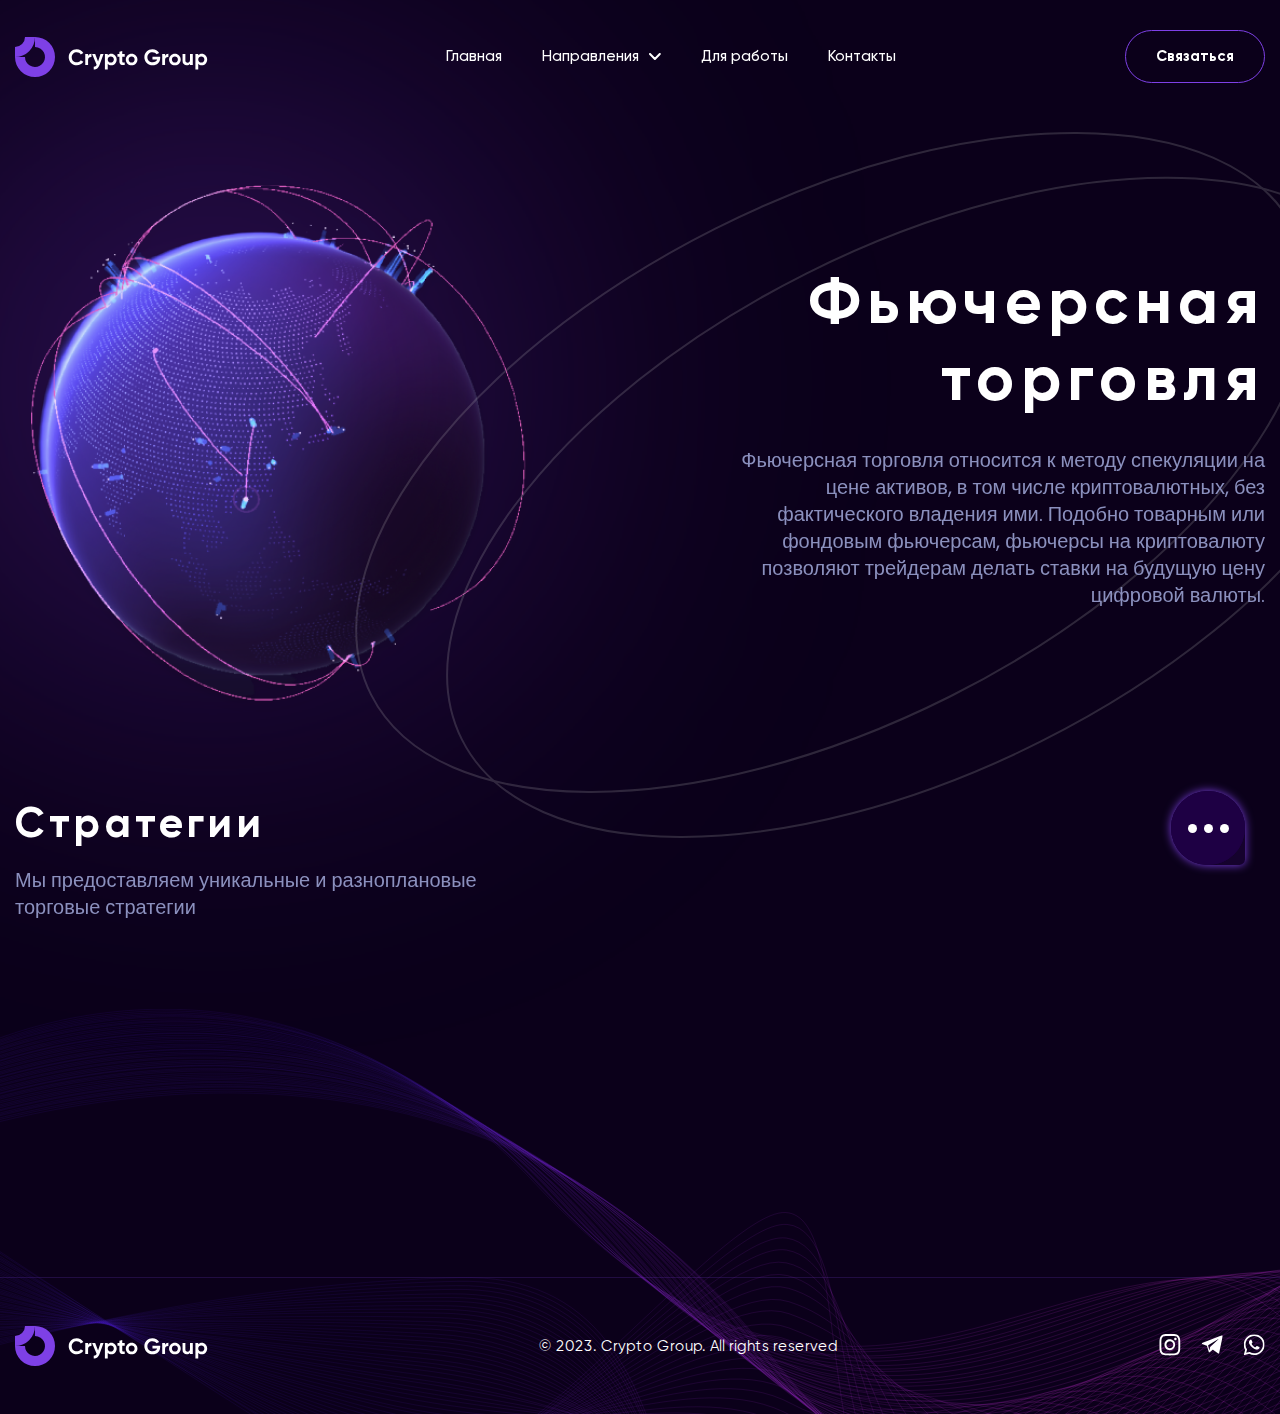
<file: futures-trading.html>
<!DOCTYPE html>
<html lang="ru">

<head>
    <meta charset="UTF-8">
    <meta http-equiv="X-UA-Compatible" content="IE=edge">
    <meta name="viewport" content="width=device-width, initial-scale=1.0">
    <title>futures-trading</title>
    <link rel="preconnect" href="https://fonts.googleapis.com">
    <link rel="preconnect" href="https://fonts.gstatic.com" crossorigin>
    <link href="https://fonts.googleapis.com/css2?family=Poppins:wght@400;500&display=swap" rel="stylesheet">
    <link rel="stylesheet" href="https://cdn.jsdelivr.net/npm/swiper@8/swiper-bundle.min.css" />
    <link href="https://unpkg.com/aos@2.3.1/dist/aos.css" rel="stylesheet">
    <link rel="stylesheet" href="css/style.min.css">
</head>

<body>

    <header class="header" data-aos="fade">
        <div class="container">
            <div class="header__inner">
                <a class="header__logo logo" href="#">
                    <img class="logo__img" src="images/logo.svg" alt="logo">
                </a>
                <nav class="header__menu menu">
                    <ul class="menu__list menu-list">
                        <li class="menu-list__item">
                            <a class="menu-list__link" href="#">
                                Главная
                            </a>
                        </li>
                        <li class="menu-list__item menu-list__item--inner">
                            <p class="menu-list__text">
                                <span>
                                    Направления
                                </span>
                                <svg width="12" height="7" viewBox="0 0 12 7" fill="none"
                                    xmlns="http://www.w3.org/2000/svg">
                                    <path d="M10.776 0.999991L5.88802 5.96649L1 0.999991" stroke="white"
                                        stroke-width="2" stroke-linecap="round" stroke-linejoin="round" />
                                </svg>
                            </p>
                            <ul class="menu-list__sublist menu-sublist">
                                <li class="menu-sublist__item">
                                    <a class="menu-sublist__link" href="">
                                        Спотовая торговля
                                    </a>
                                </li>
                                <li class="menu-sublist__item">
                                    <a class="menu-sublist__link" href="staking.html">
                                        Стейкинг (Staking)
                                    </a>
                                </li>
                                <li class="menu-sublist__item">
                                    <a class="menu-sublist__link" href="arbitration.html">
                                        Арбитраж
                                    </a>
                                </li>
                                <li class="menu-sublist__item">
                                    <a class="menu-sublist__link" href="nft.html">
                                        NFT
                                    </a>
                                </li>
                                <li class="menu-sublist__item menu-sublist__item--active">
                                    <a class="menu-sublist__link" href="futures-trading.html">
                                        Фьючерсная торговля
                                    </a>
                                </li>
                                <li class="menu-sublist__item">
                                    <a class="menu-sublist__link" href="launchpads.html">
                                        IDO,ICO,Airdrops
                                    </a>
                                </li>
                            </ul>
                        </li>
                        <li class="menu-list__item">
                            <a class="menu-list__link" href="tools.html">
                                Для работы
                            </a>
                        </li>
                        <li class="menu-list__item">
                            <a class="menu-list__link" href="contacts.html">
                                Контакты
                            </a>
                        </li>
                    </ul>
                </nav>
                <div class="header__wrapper">
                    <a class="header__link btn btn--socials" href="#contact">
                        Связаться
                    </a>
                </div>
                <button class="header__burger burger">
                    <span></span>
                    <span></span>
                    <span></span>
                </button>
            </div>
        </div>
    </header>

    <div class="wrapper">
        <main class="main">
            <section class="main__futures futures">
                <div class="container">
                    <div class="futures__section-inner section-inner">
                        <div class="futures__img" data-aos="zoom-in">
                            <img class="futures__img-image" src="images/futures-img.png" alt="img">
                        </div>
                        <div class="futures__titling titling titling--rigth" data-aos="fade-down">
                            <h1 class="titling__title">
                                Фьючерсная торговля
                            </h1>
                            <p class="titling__text">
                                Фьючерсная торговля относится к методу спекуляции на цене активов, в том числе
                                криптовалютных, без фактического владения ими. Подобно товарным или фондовым фьючерсам,
                                фьючерсы на криптовалюту позволяют трейдерам делать ставки на будущую цену цифровой
                                валюты.
                            </p>
                        </div>
                        <h2 class="futures__bg-title bg-title" data-aos="fade-left">
                            Торговые стратегии
                        </h2>
                        <div class="futures__circle circle" data-aos="zoom-in">
                            <svg width="1254" height="981" viewBox="0 0 1254 981" fill="none"
                                xmlns="http://www.w3.org/2000/svg">
                                <g opacity="0.2">
                                    <path
                                        d="M1043.73 235.419C1076.1 299.79 1054.05 384.175 991.679 468.746C929.341 553.266 826.889 637.703 699.079 701.967C571.27 766.231 442.391 798.109 337.369 797.739C232.284 797.369 151.405 764.733 119.038 700.362C86.6719 635.991 108.713 551.606 171.088 467.035C233.426 382.515 335.879 298.078 463.688 233.814C591.498 169.55 720.376 137.672 825.398 138.042C930.483 138.412 1011.36 171.048 1043.73 235.419Z"
                                        stroke="#BDBDBD" stroke-width="2" />
                                    <path
                                        d="M1134.73 280.419C1167.1 344.79 1145.05 429.175 1082.68 513.746C1020.34 598.266 917.889 682.703 790.079 746.967C662.27 811.23 533.391 843.109 428.369 842.739C323.284 842.369 242.405 809.733 210.038 745.362C177.672 680.991 199.713 596.606 262.088 512.035C324.426 427.515 426.879 343.078 554.688 278.814C682.498 214.55 811.376 182.672 916.398 183.042C1021.48 183.412 1102.36 216.048 1134.73 280.419Z"
                                        stroke="#BDBDBD" stroke-width="2" />
                                </g>
                            </svg>
                        </div>
                    </div>
                </div>
            </section>
            <section class="main__strategies strategies">
                <div class="container">
                    <h2 class="strategies__title" data-aos="fade-right">
                        Стратегии
                    </h2>
                    <p class="strategies__text" data-aos="fade-right">
                        Мы предоставляем уникальные и разноплановые торговые стратегии
                    </p>
                    <ul class="strategies__tiles tiles">
                        <li class="tiles__item" data-aos="flip-up">
                            <a class="tiles__tile tile" href="#">
                                <div class="tile__top">
                                    <p class="tile__top-count">
                                        01
                                    </p>
                                    <p class="tile__top-text">
                                        Первая стратегия
                                    </p>
                                </div>
                                <p class="tile__text">
                                    Скальпинг
                                </p>
                            </a>
                        </li>
                        <li class="tiles__item" data-aos="flip-up">
                            <a class="tiles__tile tile" href="#">
                                <div class="tile__top">
                                    <p class="tile__top-count">
                                        02
                                    </p>
                                    <p class="tile__top-text">
                                        Вторая стратегия
                                    </p>
                                </div>
                                <p class="tile__text">
                                    Дейттрейдинг
                                </p>
                            </a>
                        </li>
                        <li class="tiles__item" data-aos="flip-up">
                            <a class="tiles__tile tile" href="#">
                                <div class="tile__top">
                                    <p class="tile__top-count">
                                        03
                                    </p>
                                    <p class="tile__top-text">
                                        Третье направление
                                    </p>
                                </div>
                                <p class="tile__text">
                                    Свинг- трейдинг 
                                </p>
                            </a>
                        </li>
                    </ul>
                </div>
            </section>
            <div class="main__socials socials">
                <div class="socials__box">
                    <span>

                    </span>
                    <span>

                    </span>
                    <span>

                    </span>
                    <a class="socials__box-link" href="#" id="0" target="_blank">
                        <img src="images/instagram-icon.svg" alt="skype">
                    </a>
                    <a class="socials__box-link" href="#" id="1" target="_blank">
                        <img src="images/telegram-icon.svg" alt="whatsapp">
                    </a>
                    <a class="socials__box-link" href="#" id="2" target="_blank">
                        <img src="images/whatsapp-icon.svg" alt="telegram">
                    </a>
                </div>
            </div>
            <div class="header__contacts contacts" id="contacts">
                <div class="contacts__inner">
                    <button class="contacts__close">
                        <svg width="18" height="18" viewBox="0 0 18 18" fill="none" xmlns="http://www.w3.org/2000/svg">
                            <path
                                d="M17.4557 16.1502L10.276 8.97056L17.4557 1.79089C17.6288 1.61778 17.7261 1.383 17.7261 1.13819C17.7261 0.893384 17.6288 0.658601 17.4557 0.485495C17.2826 0.312389 17.0478 0.215138 16.803 0.215138C16.5582 0.215138 16.3234 0.312389 16.1503 0.485495L8.97064 7.66517L1.79097 0.485495C1.61786 0.312389 1.38308 0.215138 1.13827 0.215138C0.893465 0.215138 0.658682 0.312389 0.485576 0.485495C0.397527 0.567102 0.327994 0.666634 0.281663 0.777385C0.235332 0.888135 0.213278 1.00753 0.216989 1.12752C0.2207 1.24752 0.25009 1.36532 0.303177 1.473C0.356264 1.58067 0.431814 1.67572 0.524737 1.75173L7.70441 8.9314L0.485575 16.1502C0.312469 16.3233 0.215218 16.5581 0.215218 16.8029C0.215218 17.0477 0.312469 17.2825 0.485575 17.4556C0.658682 17.6287 0.893464 17.726 1.13827 17.726C1.38308 17.726 1.61786 17.6287 1.79097 17.4556L8.97064 10.276L16.1503 17.4556C16.3234 17.6287 16.5582 17.726 16.803 17.726C17.0478 17.726 17.2826 17.6287 17.4557 17.4556C17.6288 17.2825 17.7261 17.0477 17.7261 16.8029C17.7261 16.5581 17.6288 16.3233 17.4557 16.1502Z"
                                fill="white" />
                        </svg>

                    </button>
                    <h3 class="contacts__title">
                        Свяжись с нами
                    </h3>
                    <p class="contacts__text">
                        Выбери и кликни на любую удобную для тебя социальную сеть
                    </p>
                    <ul class="contacts__list">
                        <li class="contacts__list-item">
                            <a class="contacts__list-link" target="_blank"
                                href="#" id="0">
                                <svg width="18" height="19" viewBox="0 0 18 19" fill="none"
                                    xmlns="http://www.w3.org/2000/svg">
                                    <path
                                        d="M17.95 5.324C17.9399 4.56662 17.7981 3.81678 17.531 3.108C17.2993 2.51015 16.9455 1.9672 16.4922 1.51383C16.0388 1.06046 15.4958 0.706651 14.898 0.475C14.1983 0.212357 13.4592 0.0703413 12.712 0.0550001C11.75 0.0120001 11.445 0 9.003 0C6.561 0 6.248 6.70552e-08 5.293 0.0550001C4.54616 0.0704541 3.80735 0.212468 3.108 0.475C2.51006 0.706489 1.96702 1.06024 1.51363 1.51363C1.06024 1.96702 0.706489 2.51006 0.475 3.108C0.211831 3.80713 0.0701232 4.54611 0.056 5.293C0.013 6.256 0 6.561 0 9.003C0 11.445 -7.45058e-09 11.757 0.056 12.713C0.071 13.461 0.212 14.199 0.475 14.9C0.706878 15.4978 1.0609 16.0406 1.51444 16.4938C1.96798 16.947 2.51106 17.3006 3.109 17.532C3.80643 17.8052 4.54537 17.9574 5.294 17.982C6.257 18.025 6.562 18.038 9.004 18.038C11.446 18.038 11.759 18.038 12.714 17.982C13.4612 17.9673 14.2004 17.8256 14.9 17.563C15.4977 17.3311 16.0405 16.9772 16.4938 16.5238C16.9472 16.0705 17.3011 15.5277 17.533 14.93C17.796 14.23 17.937 13.492 17.952 12.743C17.995 11.781 18.008 11.476 18.008 9.033C18.006 6.591 18.006 6.281 17.95 5.324V5.324ZM8.997 13.621C6.443 13.621 4.374 11.552 4.374 8.998C4.374 6.444 6.443 4.375 8.997 4.375C10.2231 4.375 11.399 4.86207 12.266 5.72905C13.1329 6.59603 13.62 7.7719 13.62 8.998C13.62 10.2241 13.1329 11.4 12.266 12.267C11.399 13.1339 10.2231 13.621 8.997 13.621V13.621ZM13.804 5.282C13.207 5.282 12.726 4.8 12.726 4.204C12.726 4.0625 12.7539 3.92239 12.808 3.79166C12.8622 3.66093 12.9415 3.54215 13.0416 3.44209C13.1416 3.34204 13.2604 3.26267 13.3912 3.20852C13.5219 3.15437 13.662 3.1265 13.8035 3.1265C13.945 3.1265 14.0851 3.15437 14.2158 3.20852C14.3466 3.26267 14.4654 3.34204 14.5654 3.44209C14.6655 3.54215 14.7448 3.66093 14.799 3.79166C14.8531 3.92239 14.881 4.0625 14.881 4.204C14.881 4.8 14.399 5.282 13.804 5.282Z"
                                        fill="white" />
                                    <path
                                        d="M8.99714 12.0011C10.6557 12.0011 12.0001 10.6566 12.0001 8.99812C12.0001 7.33961 10.6557 5.99512 8.99714 5.99512C7.33863 5.99512 5.99414 7.33961 5.99414 8.99812C5.99414 10.6566 7.33863 12.0011 8.99714 12.0011Z"
                                        fill="white" />
                                </svg>
                            </a>
                        </li>
                        <li class="contacts__list-item">
                            <a class="contacts__list-link" target="_blank"
                            href="#" id="1">
                                <svg width="20" height="18" viewBox="0 0 20 18" fill="none"
                                    xmlns="http://www.w3.org/2000/svg">
                                    <path
                                        d="M0.350701 8.37408L4.9488 10.0886L6.74126 15.8557C6.8192 16.2454 7.2868 16.3233 7.59854 16.0895L10.1703 13.9853C10.4041 13.7515 10.7938 13.7515 11.1055 13.9853L15.7036 17.3364C16.0154 17.5702 16.483 17.4144 16.5609 17.0247L19.99 0.658655C20.0679 0.268988 19.6782 -0.120677 19.2886 0.0351905L0.350701 7.36095C-0.1169 7.51681 -0.1169 8.21821 0.350701 8.37408ZM6.50747 9.23135L15.5477 3.69807C15.7036 3.62013 15.8595 3.85394 15.7036 3.93187L8.29993 10.868C8.06613 11.1018 7.83233 11.4135 7.83233 11.8032L7.59854 13.6736C7.59854 13.9074 7.20886 13.9853 7.13093 13.6736L6.19572 10.2445C5.96192 9.85482 6.1178 9.38721 6.50747 9.23135Z"
                                        fill="white" />
                                </svg>
                            </a>
                        </li>
                        <li class="contacts__list-item">
                            <a class="contacts__list-link" target="_blank"
                            href="#" id="2">
                                <svg width="20" height="20" viewBox="0 0 20 20" fill="none"
                                    xmlns="http://www.w3.org/2000/svg">
                                    <g clip-path="url(#clip0_3_9)">
                                        <path fill-rule="evenodd" clip-rule="evenodd"
                                            d="M17.0524 2.9365C15.1763 1.06891 12.681 0.0398827 10.0223 0.0389099C4.54395 0.0389099 0.0853229 4.47105 0.0834051 9.91891C0.0824658 11.6605 0.54043 13.3604 1.41014 14.8584L0 19.9789L5.26877 18.605C6.72031 19.3925 8.35487 19.807 10.0181 19.8074H10.0223C15.4998 19.8074 19.9589 15.3749 19.9608 9.92697C19.9618 7.28669 18.9291 4.80459 17.0524 2.93696V2.9365ZM10.0223 18.1388H10.019C8.53691 18.1384 7.08297 17.7423 5.8144 16.9942L5.51276 16.8161L2.38611 17.6314L3.22055 14.6007L3.02419 14.2899C2.19738 12.9823 1.76039 11.471 1.76133 9.91942C1.76325 5.39156 5.46892 1.70751 10.0257 1.70751C12.2321 1.70848 14.3061 2.56366 15.8658 4.11619C17.4256 5.66825 18.2838 7.73202 18.2829 9.92603C18.2809 14.4543 14.5753 18.1384 10.0223 18.1384V18.1388ZM14.5534 11.9884C14.3051 11.8647 13.0842 11.2677 12.8564 11.1853C12.6286 11.1028 12.4633 11.0617 12.2979 11.309C12.1325 11.5563 11.6565 12.1125 11.5116 12.2768C11.3667 12.4418 11.2218 12.4621 10.9735 12.3384C10.7253 12.2148 9.92513 11.9542 8.97632 11.1133C8.23816 10.4585 7.73965 9.65031 7.59483 9.40296C7.44994 9.15568 7.57957 9.02206 7.70344 8.89934C7.81495 8.78852 7.95174 8.61086 8.07613 8.46681C8.20051 8.32276 8.24149 8.21953 8.32438 8.0551C8.40736 7.89019 8.36587 7.74626 8.30395 7.62253C8.24196 7.49891 7.7454 6.28366 7.53808 5.78953C7.33648 5.30821 7.13162 5.37358 6.97961 5.36552C6.83468 5.3584 6.66935 5.357 6.50352 5.357C6.33769 5.357 6.06888 5.41856 5.8411 5.66591C5.61331 5.91315 4.97186 6.51062 4.97186 7.72533C4.97186 8.94012 5.8616 10.1146 5.98599 10.2795C6.11033 10.4444 7.73726 12.9378 10.2282 14.0076C10.8206 14.262 11.2833 14.414 11.6441 14.5277C12.2388 14.7158 12.7802 14.6893 13.2081 14.6258C13.6852 14.5548 14.6773 14.0284 14.8841 13.4518C15.0909 12.8752 15.0909 12.3806 15.029 12.2778C14.9671 12.175 14.8013 12.1129 14.553 11.9893L14.5534 11.9884Z"
                                            fill="white" />
                                    </g>
                                    <defs>
                                        <clipPath id="clip0_3_9">
                                            <rect width="20" height="20" fill="white" />
                                        </clipPath>
                                    </defs>
                                </svg>
                            </a>
                        </li>
                    </ul>
                    <div class="contacts__cursor">
                        <svg width="31" height="31" viewBox="0 0 31 31" fill="none" xmlns="http://www.w3.org/2000/svg">
                            <mask id="mask0_19_185" style="mask-type:alpha" maskUnits="userSpaceOnUse" x="0" y="0"
                                width="30" height="30">
                                <path d="M15.5 2.58334V7.75001" stroke="white" stroke-width="4" stroke-linecap="round"
                                    stroke-linejoin="round" />
                                <path fill-rule="evenodd" clip-rule="evenodd"
                                    d="M14.2085 14.2083L27.1252 16.7917L23.2502 19.375L27.1252 23.25L23.2502 27.125L19.3752 23.25L16.7918 27.125L14.2085 14.2083Z"
                                    fill="white" stroke="white" stroke-width="4" stroke-linecap="round"
                                    stroke-linejoin="round" />
                                <path
                                    d="M24.6335 6.36664L20.9801 10.0201M6.36679 24.6334L10.0203 20.9799M2.5835 15.5H7.75016M6.36679 6.36664L10.0203 10.0201"
                                    stroke="white" stroke-width="4" stroke-linecap="round" stroke-linejoin="round" />
                            </mask>
                            <g mask="url(#mask0_19_185)">
                                <path d="M0 0H31V31H0V0Z" fill="white" />
                            </g>
                        </svg>
                    </div>
                </div>
            </div>
        </main>
        <footer class="footer">
            <div class="container">
                <div class="footer__inner">
                    <a class="footer__logo logo" href="#">
                        <img class="logo__img" src="images/logo.svg" alt="logo">
                    </a>
                    <p class="footer__copy">
                        © 2023. Crypto Group. All rights reserved
                    </p>
                    <div class="footer__footer-socials footer-socials">
                        <ul class="footer-socials__list">
                            <li class="footer-socials__list-item">
                                <a class="footer-socials__list-link" href="#" id="0">
                                    <svg width="22" height="23" viewBox="0 0 22 23" fill="none"
                                        xmlns="http://www.w3.org/2000/svg">
                                        <path
                                            d="M10.86 0C7.91287 0 7.54227 0.0139992 6.38432 0.0671963C5.22638 0.123193 4.43767 0.310783 3.7467 0.587967C3.02192 0.869098 2.36543 1.31008 1.82312 1.8801C1.27072 2.43964 0.843153 3.11656 0.57015 3.86378C0.301365 4.57494 0.118102 5.3897 0.06516 6.57963C0.013575 7.77657 0 8.15735 0 11.2008C0 14.2414 0.013575 14.6222 0.06516 15.8163C0.11946 17.0091 0.301365 17.8224 0.57015 18.535C0.848437 19.2713 1.21904 19.8957 1.82312 20.5187C2.42585 21.1416 3.0313 21.5252 3.74534 21.8108C4.43767 22.088 5.22502 22.277 6.38161 22.3316C7.54091 22.3848 7.91015 22.3988 10.86 22.3988C13.8098 22.3988 14.1777 22.3848 15.337 22.3316C16.4923 22.2756 17.2837 22.088 17.9747 21.8108C18.699 21.5295 19.355 21.0885 19.8969 20.5187C20.501 19.8957 20.8716 19.2713 21.1498 18.535C21.4173 17.8224 21.6005 17.0091 21.6548 15.8163C21.7064 14.6222 21.72 14.2414 21.72 11.1994C21.72 8.15734 21.7064 7.77657 21.6548 6.58103C21.6005 5.3897 21.4173 4.57494 21.1498 3.86378C20.8769 3.11654 20.4493 2.43961 19.8969 1.8801C19.3547 1.30987 18.6982 0.868855 17.9733 0.587967C17.281 0.310783 16.4909 0.121793 15.3357 0.0671963C14.1764 0.0139992 13.8085 0 10.8573 0H10.8614H10.86ZM9.88667 2.01869H10.8614C13.761 2.01869 14.1044 2.02849 15.2488 2.08308C16.3076 2.13208 16.8832 2.31547 17.266 2.46806C17.7724 2.67105 18.1348 2.91464 18.5149 3.30662C18.895 3.69859 19.1299 4.07097 19.3267 4.59454C19.4761 4.98792 19.6525 5.58149 19.7 6.67343C19.753 7.85356 19.7638 8.20774 19.7638 11.1966C19.7638 14.1854 19.753 14.541 19.7 15.7211C19.6525 16.8131 19.4747 17.4052 19.3267 17.8C19.1526 18.2863 18.8747 18.726 18.5136 19.0865C18.1335 19.4785 17.7724 19.7207 17.2647 19.9237C16.8846 20.0777 16.309 20.2597 15.2488 20.3101C14.1044 20.3633 13.761 20.3759 10.8614 20.3759C7.96174 20.3759 7.61693 20.3633 6.47256 20.3101C5.41371 20.2597 4.83949 20.0777 4.45667 19.9237C3.98494 19.7444 3.55818 19.4583 3.20777 19.0865C2.84634 18.7254 2.56801 18.2853 2.39327 17.7986C2.24531 17.4052 2.06747 16.8117 2.01996 15.7197C1.96837 14.5396 1.95751 14.1854 1.95751 11.1938C1.95751 8.20354 1.96837 7.85076 2.01996 6.67063C2.06883 5.57869 2.24531 4.98512 2.39463 4.59034C2.59147 4.06817 2.82767 3.69439 3.20777 3.30242C3.58787 2.91044 3.94897 2.66825 4.45667 2.46526C4.83949 2.31127 5.41371 2.12928 6.47256 2.07888C7.4744 2.03129 7.86264 2.01729 9.88667 2.01589V2.01869ZM16.6579 3.87778C16.4867 3.87778 16.3173 3.91255 16.1592 3.98008C16.0011 4.04762 15.8574 4.14662 15.7364 4.27141C15.6154 4.3962 15.5194 4.54436 15.4539 4.70741C15.3884 4.87046 15.3547 5.04522 15.3547 5.22171C15.3547 5.3982 15.3884 5.57295 15.4539 5.73601C15.5194 5.89906 15.6154 6.04721 15.7364 6.17201C15.8574 6.2968 16.0011 6.39579 16.1592 6.46333C16.3173 6.53087 16.4867 6.56563 16.6579 6.56563C17.0035 6.56563 17.335 6.42404 17.5794 6.17201C17.8238 5.91997 17.9611 5.57814 17.9611 5.22171C17.9611 4.86528 17.8238 4.52344 17.5794 4.27141C17.335 4.01938 17.0035 3.87778 16.6579 3.87778ZM10.8614 5.4485C10.1216 5.43659 9.38697 5.57657 8.70019 5.86027C8.01341 6.14397 7.38821 6.56573 6.86101 7.101C6.3338 7.63626 5.91512 8.27433 5.62934 8.97806C5.34355 9.68179 5.19637 10.4371 5.19637 11.2001C5.19637 11.963 5.34355 12.7184 5.62934 13.4221C5.91512 14.1258 6.3338 14.7639 6.86101 15.2992C7.38821 15.8344 8.01341 16.2562 8.70019 16.5399C9.38697 16.8236 10.1216 16.9636 10.8614 16.9517C12.3255 16.9281 13.7219 16.3118 14.7492 15.2357C15.7765 14.1596 16.3523 12.7101 16.3523 11.2001C16.3523 9.69002 15.7765 8.24052 14.7492 7.16445C13.7219 6.08838 12.3255 5.47205 10.8614 5.4485ZM10.8614 7.46578C11.8216 7.46578 12.7424 7.85914 13.4214 8.55933C14.1004 9.25951 14.4818 10.2092 14.4818 11.1994C14.4818 12.1896 14.1004 13.1392 13.4214 13.8394C12.7424 14.5396 11.8216 14.933 10.8614 14.933C9.90115 14.933 8.98028 14.5396 8.30131 13.8394C7.62234 13.1392 7.24091 12.1896 7.24091 11.1994C7.24091 10.2092 7.62234 9.25951 8.30131 8.55933C8.98028 7.85914 9.90115 7.46578 10.8614 7.46578Z"
                                            fill="white" />
                                    </svg>
                                </a>
                            </li>
                            <li class="footer-socials__list-item">
                                <a class="footer-socials__list-link" href="#" id="1">
                                    <svg width="23" height="21" viewBox="0 0 23 21" fill="none"
                                        xmlns="http://www.w3.org/2000/svg">
                                        <g clip-path="url(#clip0_50_9767)">
                                            <path
                                                d="M1.10574 9.5108L6.16365 11.3968L8.13536 17.7406C8.22109 18.1693 8.73545 18.2549 9.07837 17.9978L11.9073 15.6831C12.1645 15.426 12.5932 15.426 12.936 15.6831L17.9939 19.3694C18.3369 19.6265 18.8513 19.4552 18.937 19.0265L22.709 1.02384C22.7947 0.595203 22.366 0.166572 21.9374 0.338026L1.10574 8.39636C0.59138 8.56781 0.59138 9.33935 1.10574 9.5108ZM7.87819 10.4538L17.8224 4.36719C17.9939 4.28146 18.1654 4.53865 17.9939 4.62437L9.84989 12.2541C9.59271 12.5113 9.33553 12.8542 9.33553 13.2828L9.07837 15.3403C9.07837 15.5975 8.64972 15.6831 8.56399 15.3403L7.53526 11.5683C7.27808 11.1396 7.44955 10.6252 7.87819 10.4538Z"
                                                fill="white" />
                                        </g>
                                        <defs>
                                            <clipPath id="clip0_50_9767">
                                                <rect width="22" height="19.8" fill="white"
                                                    transform="translate(0.719971 0.299316)" />
                                            </clipPath>
                                        </defs>
                                    </svg>
                                </a>
                            </li>
                            <li class="footer-socials__list-item">
                                <a class="footer-socials__list-link" href="#" id="2">
                                    <svg width="23" height="23" viewBox="0 0 23 23" fill="none"
                                        xmlns="http://www.w3.org/2000/svg">
                                        <g clip-path="url(#clip0_50_9770)">
                                            <mask id="mask0_50_9770" style="mask-type:luminance"
                                                maskUnits="userSpaceOnUse" x="0" y="0" width="23" height="23">
                                                <path d="M22.72 0.199219H0.719971V22.1992H22.72V0.199219Z"
                                                    fill="white" />
                                            </mask>
                                            <g mask="url(#mask0_50_9770)">
                                                <path fill-rule="evenodd" clip-rule="evenodd"
                                                    d="M19.4776 3.42954C17.4139 1.37519 14.6691 0.243258 11.7445 0.242188C5.71831 0.242188 0.813826 5.11754 0.811716 11.1102C0.810683 13.0259 1.31444 14.8958 2.27112 16.5436L0.719971 22.1762L6.51562 20.6649C8.11231 21.5311 9.91033 21.9871 11.7399 21.9875H11.7445C17.7697 21.9875 22.6748 17.1118 22.6768 11.1191C22.6779 8.21475 21.542 5.48393 19.4776 3.42954ZM11.7445 20.1521H11.7409C10.1106 20.1516 8.51124 19.7159 7.11581 18.893L6.78401 18.6971L3.34469 19.5939L4.26258 16.2602L4.04658 15.9183C3.13709 14.4799 2.6564 12.8175 2.65743 11.1107C2.65955 6.1301 6.73578 2.07765 11.7482 2.07765C14.1753 2.07871 16.4567 3.01941 18.1723 4.7272C19.8881 6.43446 20.8321 8.70461 20.8312 11.118C20.829 16.0991 16.7528 20.1521 11.7445 20.1521ZM16.7287 13.3866C16.4556 13.2506 15.1126 12.5939 14.862 12.5032C14.6114 12.4125 14.4296 12.3673 14.2477 12.6393C14.0657 12.9113 13.5421 13.5231 13.3827 13.7039C13.2233 13.8854 13.0639 13.9077 12.7908 13.7716C12.5178 13.6357 11.6376 13.349 10.5939 12.424C9.78195 11.7037 9.23359 10.8147 9.07428 10.5426C8.9149 10.2706 9.0575 10.1237 9.19375 9.98866C9.31641 9.86676 9.46688 9.67133 9.60371 9.51288C9.74053 9.35442 9.78561 9.24087 9.87679 9.06C9.96807 8.8786 9.92243 8.72027 9.85431 8.58417C9.78613 8.44819 9.23991 7.11141 9.01186 6.56787C8.7901 6.03842 8.56475 6.11032 8.39754 6.10146C8.23812 6.09363 8.05625 6.09209 7.87384 6.09209C7.69143 6.09209 7.39574 6.1598 7.14518 6.43189C6.89461 6.70385 6.18902 7.36107 6.18902 8.69725C6.18902 10.0335 7.16773 11.3254 7.30456 11.5068C7.44133 11.6882 9.23096 14.431 11.971 15.6077C12.6226 15.8876 13.1316 16.0548 13.5285 16.1799C14.1826 16.3868 14.7782 16.3576 15.2489 16.2878C15.7737 16.2097 16.865 15.6306 17.0925 14.9964C17.32 14.3621 17.32 13.818 17.2519 13.705C17.1838 13.5919 17.0018 13.5226 16.7287 13.3866Z"
                                                    fill="white" />
                                            </g>
                                        </g>
                                        <defs>
                                            <clipPath id="clip0_50_9770">
                                                <rect width="22" height="22" fill="white"
                                                    transform="translate(0.719971 0.199219)" />
                                            </clipPath>
                                        </defs>
                                    </svg>
                                </a>
                            </li>
                        </ul>
                    </div>
                </div>
            </div>
        </footer>
    </div>

    <script src="https://ajax.googleapis.com/ajax/libs/jquery/3.6.3/jquery.min.js"></script>
    <script src="https://cdn.jsdelivr.net/npm/swiper@8/swiper-bundle.min.js"></script>
    <script src="https://unpkg.com/aos@2.3.1/dist/aos.js"></script>
    <script src="js/main.min.js"></script>
</body>

</html>
</file>
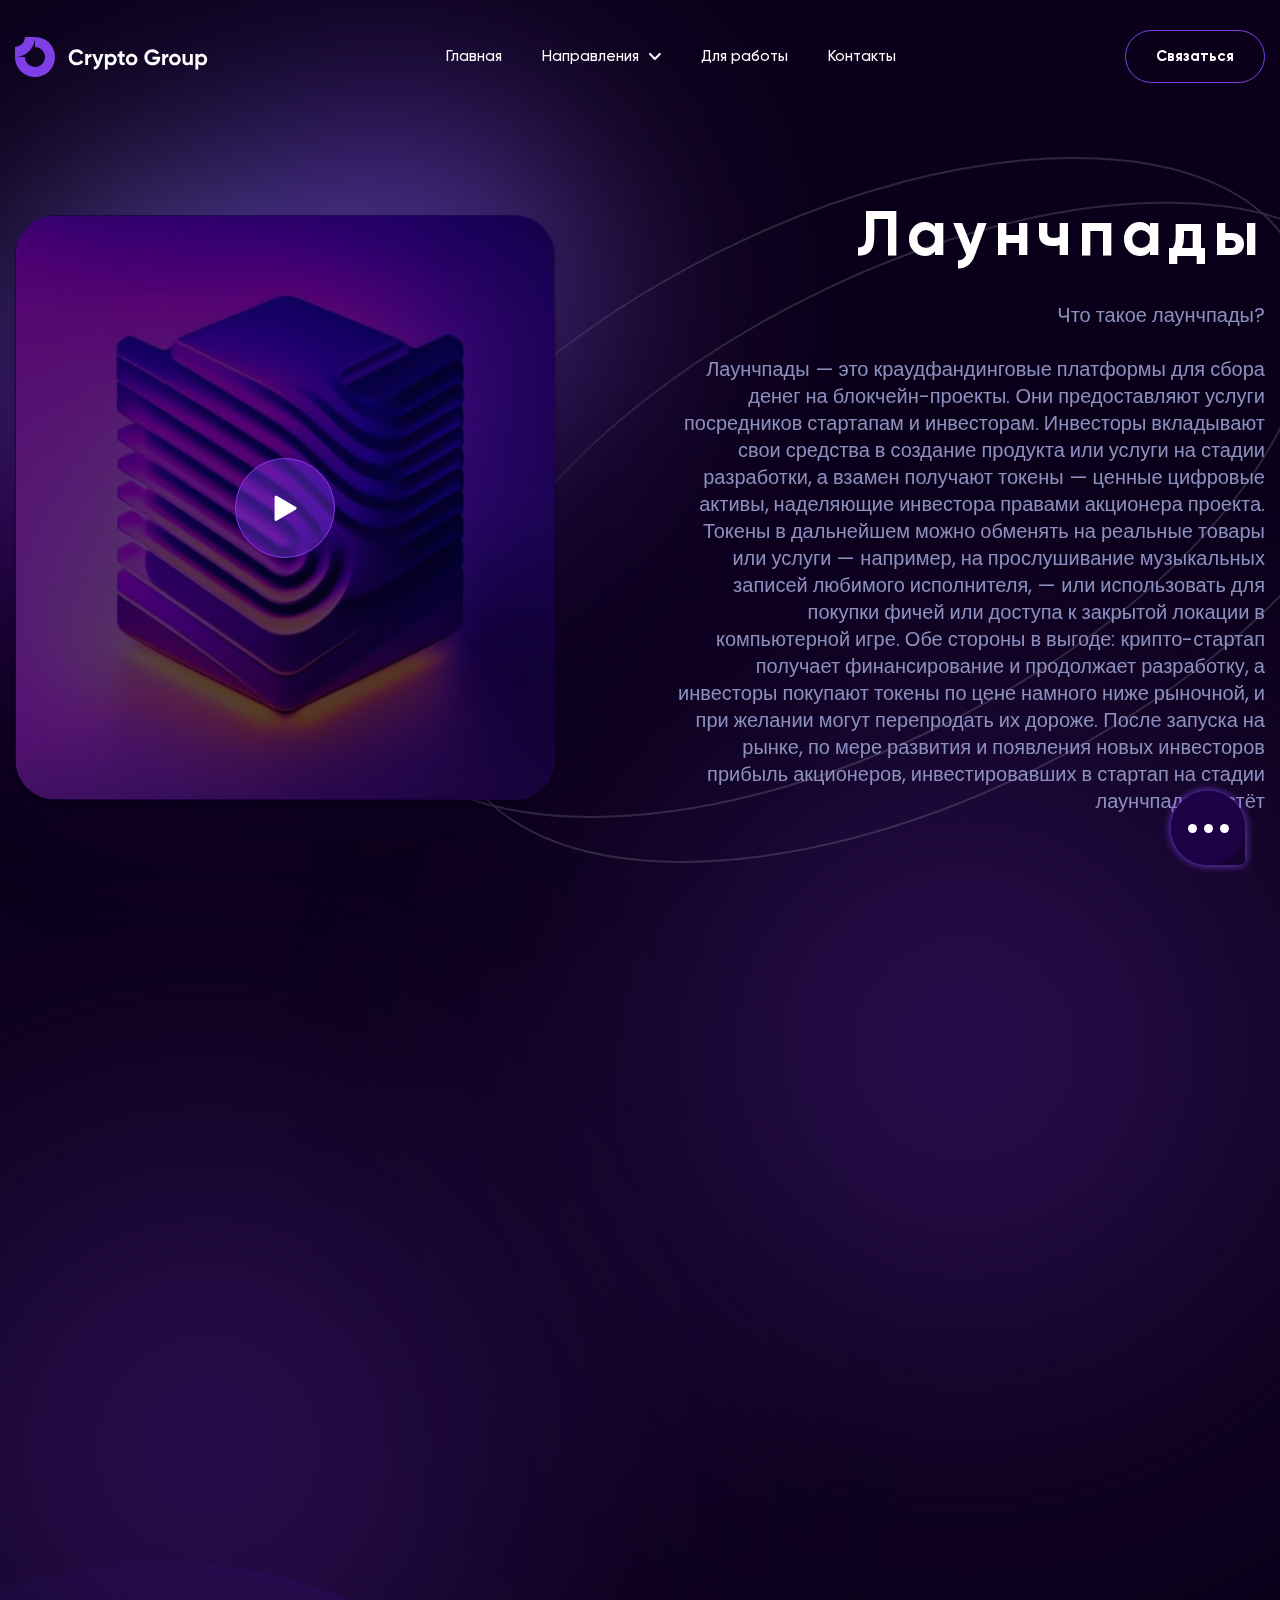
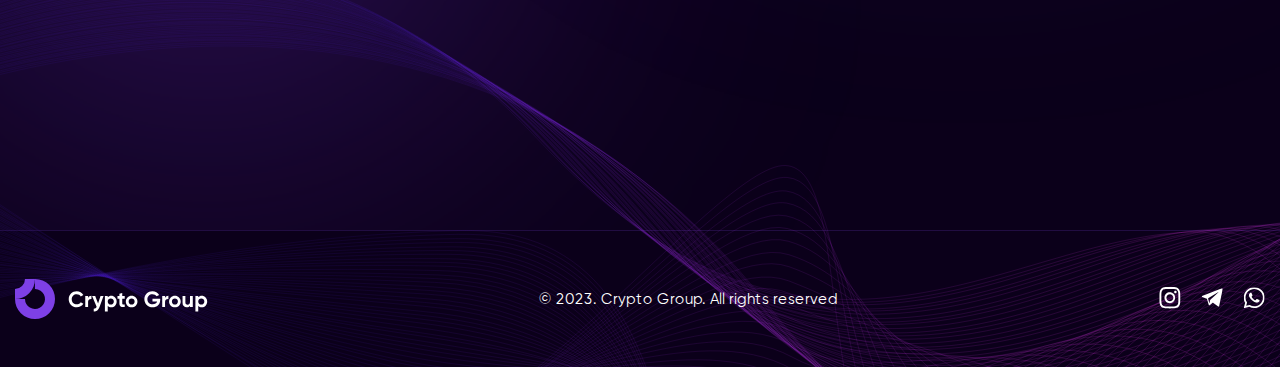
<file: launchpads.html>
<!DOCTYPE html>
<html lang="ru">

<head>
    <meta charset="UTF-8">
    <meta http-equiv="X-UA-Compatible" content="IE=edge">
    <meta name="viewport" content="width=device-width, initial-scale=1.0">
    <title>Launchpads</title>
    <link rel="preconnect" href="https://fonts.googleapis.com">
    <link rel="preconnect" href="https://fonts.gstatic.com" crossorigin>
    <link href="https://fonts.googleapis.com/css2?family=Poppins:wght@400;500&display=swap" rel="stylesheet">
    <link rel="stylesheet" href="https://cdn.jsdelivr.net/npm/swiper@8/swiper-bundle.min.css" />
    <link href="https://unpkg.com/aos@2.3.1/dist/aos.css" rel="stylesheet">
    <link rel="stylesheet" href="css/style.min.css">
</head>

<body>

    <header class="header" data-aos="fade">
        <div class="container">
            <div class="header__inner">
                <a class="header__logo logo" href="#">
                    <img class="logo__img" src="images/logo.svg" alt="logo">
                </a>
                <nav class="header__menu menu">
                    <ul class="menu__list menu-list">
                        <li class="menu-list__item">
                            <a class="menu-list__link" href="#">
                                Главная
                            </a>
                        </li>
                        <li class="menu-list__item menu-list__item--inner">
                            <p class="menu-list__text">
                                <span>
                                    Направления
                                </span>
                                <svg width="12" height="7" viewBox="0 0 12 7" fill="none"
                                    xmlns="http://www.w3.org/2000/svg">
                                    <path d="M10.776 0.999991L5.88802 5.96649L1 0.999991" stroke="white"
                                        stroke-width="2" stroke-linecap="round" stroke-linejoin="round" />
                                </svg>
                            </p>
                            <ul class="menu-list__sublist menu-sublist">
                                <li class="menu-sublist__item">
                                    <a class="menu-sublist__link" href="">
                                        Спотовая торговля
                                    </a>
                                </li>
                                <li class="menu-sublist__item">
                                    <a class="menu-sublist__link" href="staking.html">
                                        Стейкинг (Staking)
                                    </a>
                                </li>
                                <li class="menu-sublist__item">
                                    <a class="menu-sublist__link" href="arbitration.html">
                                        Арбитраж
                                    </a>
                                </li>
                                <li class="menu-sublist__item">
                                    <a class="menu-sublist__link" href="nft.html">
                                        NFT
                                    </a>
                                </li>
                                <li class="menu-sublist__item">
                                    <a class="menu-sublist__link" href="futures-trading.html">
                                        Фьючерсная торговля
                                    </a>
                                </li>
                                <li class="menu-sublist__item menu-sublist__item--active">
                                    <a class="menu-sublist__link" href="launchpads.html">
                                        IDO,ICO,Airdrops
                                    </a>
                                </li>
                            </ul>
                        </li>
                        <li class="menu-list__item">
                            <a class="menu-list__link" href="tools.html">
                                Для работы
                            </a>
                        </li>
                        <li class="menu-list__item">
                            <a class="menu-list__link" href="contacts.html">
                                Контакты
                            </a>
                        </li>
                    </ul>
                </nav>
                <div class="header__wrapper">
                    <a class="header__link btn btn--socials" href="#contact">
                        Связаться
                    </a>
                </div>
                <button class="header__burger burger">
                    <span></span>
                    <span></span>
                    <span></span>
                </button>
            </div>
        </div>
    </header>

    <div class="wrapper">
        <main class="main">
            <section class="main__launchpads launchpads">
                <div class="container">
                    <div class="launchpads__section-inner section-inner">
                        <div class="launchpads__video video video--long" data-aos="zoom-in">
                            <a class="video__inner" target="_blank" href="https://youtu.be/viyo45qENpc">
                                <img class="video__img" src="images/launchpads-video-img.jpg" alt="img">
                                <div class="video__play">
                                    <svg width="23" height="26" viewBox="0 0 23 26" fill="none"
                                        xmlns="http://www.w3.org/2000/svg">
                                        <path
                                            d="M21.8961 12.0434C22.837 12.5936 22.837 13.9535 21.8961 14.5037L2.70661 25.7248C1.75663 26.2803 0.562289 25.5951 0.562289 24.4947L0.56229 2.05245C0.56229 0.951977 1.75663 0.266825 2.70661 0.822327L21.8961 12.0434Z"
                                            fill="white" />
                                    </svg>
                                </div>
                            </a>
                        </div>
                        <div class="launchpads__titling titling titling--rigth" data-aos="fade-down">
                            <h1 class="titling__title">
                                Лаунчпады
                            </h1>
                            <p class="titling__text">
                                Что такое лаунчпады?
                                <br> <br>
                                Лаунчпады — это краудфандинговые платформы для сбора денег на блокчейн-проекты. Они
                                предоставляют услуги посредников стартапам и инвесторам. Инвесторы вкладывают свои
                                средства в создание продукта или услуги на стадии разработки, а взамен получают токены —
                                ценные цифровые активы, наделяющие инвестора правами акционера проекта. Токены в
                                дальнейшем можно обменять на реальные товары или услуги — например, на прослушивание
                                музыкальных записей любимого исполнителя, — или использовать для покупки фичей или
                                доступа к закрытой локации в компьютерной игре. Обе стороны в выгоде: крипто-стартап
                                получает финансирование и продолжает разработку, а инвесторы покупают токены по цене
                                намного ниже рыночной, и при желании могут перепродать их дороже. После запуска на
                                рынке, по мере развития и появления новых инвесторов прибыль акционеров, инвестировавших
                                в стартап на стадии лаунчпада, растёт
                            </p>
                        </div>
                        <h2 class="launchpads__bg-title bg-title" data-aos="fade-right">
                            Криптолаунчпады
                        </h2>
                        <div class="launchpads__circle circle" data-aos="zoom-in">
                            <svg width="1254" height="981" viewBox="0 0 1254 981" fill="none"
                                xmlns="http://www.w3.org/2000/svg">
                                <g opacity="0.2">
                                    <path
                                        d="M1043.73 235.419C1076.1 299.79 1054.05 384.175 991.679 468.746C929.341 553.266 826.889 637.703 699.079 701.967C571.27 766.231 442.391 798.109 337.369 797.739C232.284 797.369 151.405 764.733 119.038 700.362C86.6719 635.991 108.713 551.606 171.088 467.035C233.426 382.515 335.879 298.078 463.688 233.814C591.498 169.55 720.376 137.672 825.398 138.042C930.483 138.412 1011.36 171.048 1043.73 235.419Z"
                                        stroke="#BDBDBD" stroke-width="2" />
                                    <path
                                        d="M1134.73 280.419C1167.1 344.79 1145.05 429.175 1082.68 513.746C1020.34 598.266 917.889 682.703 790.079 746.967C662.27 811.23 533.391 843.109 428.369 842.739C323.284 842.369 242.405 809.733 210.038 745.362C177.672 680.991 199.713 596.606 262.088 512.035C324.426 427.515 426.879 343.078 554.688 278.814C682.498 214.55 811.376 182.672 916.398 183.042C1021.48 183.412 1102.36 216.048 1134.73 280.419Z"
                                        stroke="#BDBDBD" stroke-width="2" />
                                </g>
                            </svg>
                        </div>
                    </div>
                </div>
            </section>
            <section class="main__big-lits big-lits big-lits--launchpads" id="big-lits">
                <div class="container">
                    <div class="big-lits__inner">
                        <a class="big-lits__item big-lits-item" href="#" data-aos="flip-up">
                            <div class="big-lits-item__inner">
                                <div class="big-lits-item__top">
                                    <p class="big-lits-item__top-count">
                                        01
                                    </p>
                                    <p class="big-lits-item__top-text">
                                        Первая услуга
                                    </p>
                                </div>
                                <h3 class="big-lits-item__title">
                                    ICO (Initial Coin Offering)
                                </h3>
                                <p class="big-lits-item__text">
                                    Использовались для продажи токенов проекта за криптовалюту или фиатную валюту.
                                    Первые ICO появились в 2016 году и преимущественно разворачивались на блокчейне
                                    Ethereum. Проекты создавались по аналогии с IPO — с той разницей, что инвесторы
                                    криптовалюты не получали доли в блокчейн-стартапе или каких-либо других дивидендов
                                    или прав. ICO-платформы сегодня не пользуются популярностью и доверием
                                    криптосообщества из-за частых случаев мошенничества
                                </p>
                            </div>
                            <div class="big-lits-item__wrapper">
                                <p class="big-lits-item__suptext">
                                    ICO (Initial Coin Offering)
                                </p>
                            </div>
                        </a>
                        <a class="big-lits__item big-lits-item" href="#" data-aos="flip-up">
                            <div class="big-lits-item__inner">
                                <div class="big-lits-item__top">
                                    <p class="big-lits-item__top-count">
                                        02
                                    </p>
                                    <p class="big-lits-item__top-text">
                                        Вторая услуга
                                    </p>
                                </div>
                                <h3 class="big-lits-item__title">
                                    IEO (Initial Exchange Offering)
                                </h3>
                                <p class="big-lits-item__text">
                                    Механизм первоначальной продажи криптовалют или токенов на централизованных биржевых
                                    платформах; биржи стали посредниками между разработчиками и инвесторами, гарантами
                                    выполнения их обязательств и защитниками от мошенничества и спекуляций. За это биржи
                                    берут комиссии с пользователей лаунчпада
                                </p>
                            </div>
                            <div class="big-lits-item__wrapper">
                                <p class="big-lits-item__suptext">
                                    IEO (Initial Exchange Offering)
                                </p>
                            </div>
                        </a>
                        <a class="big-lits__item big-lits-item" href="#" data-aos="flip-up">
                            <div class="big-lits-item__inner">
                                <div class="big-lits-item__top">
                                    <p class="big-lits-item__top-count">
                                        03
                                    </p>
                                    <p class="big-lits-item__top-text">
                                        Третья услуга
                                    </p>
                                </div>
                                <h3 class="big-lits-item__title">
                                    IDO (Initial DEX Offering)
                                </h3>
                                <p class="big-lits-item__text">
                                    Платформы для первичного предложения криптовалют или токенов на децентрализованной
                                    бирже; большинство IDO-лаунчпадов выпускают свои токены, и для участия в
                                    краудфандинге пользователи должны владеть их установленной суммой
                                </p>
                            </div>
                            <div class="big-lits-item__wrapper">
                                <p class="big-lits-item__suptext">
                                    IDO (Initial DEX Offering)
                                </p>
                            </div>
                        </a>
                        <a class="big-lits__item big-lits-item" href="#" data-aos="flip-up">
                            <div class="big-lits-item__inner">
                                <div class="big-lits-item__top">
                                    <p class="big-lits-item__top-count">
                                        04
                                    </p>
                                    <p class="big-lits-item__top-text">
                                        Четвертая услуга
                                    </p>
                                </div>
                                <h3 class="big-lits-item__title">
                                    INO (Initial NFT Offering)
                                </h3>
                                <p class="big-lits-item__text">
                                    Вариант запуска первого публичного предложения NFT для продажи инвесторам;
                                    INO-лаунчпады ориентированы преимущественно на музыкантов, художников, дизайнеров и
                                    прочих создателей уникального контента, а также их инвесторов
                                </p>
                            </div>
                            <div class="big-lits-item__wrapper">
                                <p class="big-lits-item__suptext">
                                    INO (Initial NFT Offering)
                                </p>
                            </div>
                        </a>
                        <a class="big-lits__item big-lits-item" href="#" data-aos="flip-up">
                            <div class="big-lits-item__inner">
                                <div class="big-lits-item__top">
                                    <p class="big-lits-item__top-count">
                                        05
                                    </p>
                                    <p class="big-lits-item__top-text">
                                        Пятая услуга
                                    </p>
                                </div>
                                <h3 class="big-lits-item__title">
                                    IGO (Initial Game Offering)
                                </h3>
                                <p class="big-lits-item__text">
                                    Служат, как понятно из названия, для первоначального предложения и краудфандинга
                                    игр, игровых NFT, игровых метавселенных, проектов P2E и внутриигровых утилит.
                                </p>
                            </div>
                            <div class="big-lits-item__wrapper">
                                <p class="big-lits-item__suptext">
                                    IGO (Initial Game Offering)
                                </p>
                            </div>
                        </a>
                    </div>
                </div>
            </section>
            <div class="main__socials socials">
                <div class="socials__box">
                    <span>

                    </span>
                    <span>

                    </span>
                    <span>

                    </span>
                    <a class="socials__box-link" href="#" id="0" target="_blank">
                        <img src="images/instagram-icon.svg" alt="skype">
                    </a>
                    <a class="socials__box-link" href="#" id="1" target="_blank">
                        <img src="images/telegram-icon.svg" alt="whatsapp">
                    </a>
                    <a class="socials__box-link" href="#" id="2" target="_blank">
                        <img src="images/whatsapp-icon.svg" alt="telegram">
                    </a>
                </div>
            </div>
            <div class="header__contacts contacts" id="contacts">
                <div class="contacts__inner">
                    <button class="contacts__close">
                        <svg width="18" height="18" viewBox="0 0 18 18" fill="none" xmlns="http://www.w3.org/2000/svg">
                            <path
                                d="M17.4557 16.1502L10.276 8.97056L17.4557 1.79089C17.6288 1.61778 17.7261 1.383 17.7261 1.13819C17.7261 0.893384 17.6288 0.658601 17.4557 0.485495C17.2826 0.312389 17.0478 0.215138 16.803 0.215138C16.5582 0.215138 16.3234 0.312389 16.1503 0.485495L8.97064 7.66517L1.79097 0.485495C1.61786 0.312389 1.38308 0.215138 1.13827 0.215138C0.893465 0.215138 0.658682 0.312389 0.485576 0.485495C0.397527 0.567102 0.327994 0.666634 0.281663 0.777385C0.235332 0.888135 0.213278 1.00753 0.216989 1.12752C0.2207 1.24752 0.25009 1.36532 0.303177 1.473C0.356264 1.58067 0.431814 1.67572 0.524737 1.75173L7.70441 8.9314L0.485575 16.1502C0.312469 16.3233 0.215218 16.5581 0.215218 16.8029C0.215218 17.0477 0.312469 17.2825 0.485575 17.4556C0.658682 17.6287 0.893464 17.726 1.13827 17.726C1.38308 17.726 1.61786 17.6287 1.79097 17.4556L8.97064 10.276L16.1503 17.4556C16.3234 17.6287 16.5582 17.726 16.803 17.726C17.0478 17.726 17.2826 17.6287 17.4557 17.4556C17.6288 17.2825 17.7261 17.0477 17.7261 16.8029C17.7261 16.5581 17.6288 16.3233 17.4557 16.1502Z"
                                fill="white" />
                        </svg>

                    </button>
                    <h3 class="contacts__title">
                        Свяжись с нами
                    </h3>
                    <p class="contacts__text">
                        Выбери и кликни на любую удобную для тебя социальную сеть
                    </p>
                    <ul class="contacts__list">
                        <li class="contacts__list-item">
                            <a class="contacts__list-link" target="_blank"
                                href="#" id="0">
                                <svg width="18" height="19" viewBox="0 0 18 19" fill="none"
                                    xmlns="http://www.w3.org/2000/svg">
                                    <path
                                        d="M17.95 5.324C17.9399 4.56662 17.7981 3.81678 17.531 3.108C17.2993 2.51015 16.9455 1.9672 16.4922 1.51383C16.0388 1.06046 15.4958 0.706651 14.898 0.475C14.1983 0.212357 13.4592 0.0703413 12.712 0.0550001C11.75 0.0120001 11.445 0 9.003 0C6.561 0 6.248 6.70552e-08 5.293 0.0550001C4.54616 0.0704541 3.80735 0.212468 3.108 0.475C2.51006 0.706489 1.96702 1.06024 1.51363 1.51363C1.06024 1.96702 0.706489 2.51006 0.475 3.108C0.211831 3.80713 0.0701232 4.54611 0.056 5.293C0.013 6.256 0 6.561 0 9.003C0 11.445 -7.45058e-09 11.757 0.056 12.713C0.071 13.461 0.212 14.199 0.475 14.9C0.706878 15.4978 1.0609 16.0406 1.51444 16.4938C1.96798 16.947 2.51106 17.3006 3.109 17.532C3.80643 17.8052 4.54537 17.9574 5.294 17.982C6.257 18.025 6.562 18.038 9.004 18.038C11.446 18.038 11.759 18.038 12.714 17.982C13.4612 17.9673 14.2004 17.8256 14.9 17.563C15.4977 17.3311 16.0405 16.9772 16.4938 16.5238C16.9472 16.0705 17.3011 15.5277 17.533 14.93C17.796 14.23 17.937 13.492 17.952 12.743C17.995 11.781 18.008 11.476 18.008 9.033C18.006 6.591 18.006 6.281 17.95 5.324V5.324ZM8.997 13.621C6.443 13.621 4.374 11.552 4.374 8.998C4.374 6.444 6.443 4.375 8.997 4.375C10.2231 4.375 11.399 4.86207 12.266 5.72905C13.1329 6.59603 13.62 7.7719 13.62 8.998C13.62 10.2241 13.1329 11.4 12.266 12.267C11.399 13.1339 10.2231 13.621 8.997 13.621V13.621ZM13.804 5.282C13.207 5.282 12.726 4.8 12.726 4.204C12.726 4.0625 12.7539 3.92239 12.808 3.79166C12.8622 3.66093 12.9415 3.54215 13.0416 3.44209C13.1416 3.34204 13.2604 3.26267 13.3912 3.20852C13.5219 3.15437 13.662 3.1265 13.8035 3.1265C13.945 3.1265 14.0851 3.15437 14.2158 3.20852C14.3466 3.26267 14.4654 3.34204 14.5654 3.44209C14.6655 3.54215 14.7448 3.66093 14.799 3.79166C14.8531 3.92239 14.881 4.0625 14.881 4.204C14.881 4.8 14.399 5.282 13.804 5.282Z"
                                        fill="white" />
                                    <path
                                        d="M8.99714 12.0011C10.6557 12.0011 12.0001 10.6566 12.0001 8.99812C12.0001 7.33961 10.6557 5.99512 8.99714 5.99512C7.33863 5.99512 5.99414 7.33961 5.99414 8.99812C5.99414 10.6566 7.33863 12.0011 8.99714 12.0011Z"
                                        fill="white" />
                                </svg>
                            </a>
                        </li>
                        <li class="contacts__list-item">
                            <a class="contacts__list-link" target="_blank"
                            href="#" id="1">
                                <svg width="20" height="18" viewBox="0 0 20 18" fill="none"
                                    xmlns="http://www.w3.org/2000/svg">
                                    <path
                                        d="M0.350701 8.37408L4.9488 10.0886L6.74126 15.8557C6.8192 16.2454 7.2868 16.3233 7.59854 16.0895L10.1703 13.9853C10.4041 13.7515 10.7938 13.7515 11.1055 13.9853L15.7036 17.3364C16.0154 17.5702 16.483 17.4144 16.5609 17.0247L19.99 0.658655C20.0679 0.268988 19.6782 -0.120677 19.2886 0.0351905L0.350701 7.36095C-0.1169 7.51681 -0.1169 8.21821 0.350701 8.37408ZM6.50747 9.23135L15.5477 3.69807C15.7036 3.62013 15.8595 3.85394 15.7036 3.93187L8.29993 10.868C8.06613 11.1018 7.83233 11.4135 7.83233 11.8032L7.59854 13.6736C7.59854 13.9074 7.20886 13.9853 7.13093 13.6736L6.19572 10.2445C5.96192 9.85482 6.1178 9.38721 6.50747 9.23135Z"
                                        fill="white" />
                                </svg>
                            </a>
                        </li>
                        <li class="contacts__list-item">
                            <a class="contacts__list-link" target="_blank"
                            href="#" id="2">
                                <svg width="20" height="20" viewBox="0 0 20 20" fill="none"
                                    xmlns="http://www.w3.org/2000/svg">
                                    <g clip-path="url(#clip0_3_9)">
                                        <path fill-rule="evenodd" clip-rule="evenodd"
                                            d="M17.0524 2.9365C15.1763 1.06891 12.681 0.0398827 10.0223 0.0389099C4.54395 0.0389099 0.0853229 4.47105 0.0834051 9.91891C0.0824658 11.6605 0.54043 13.3604 1.41014 14.8584L0 19.9789L5.26877 18.605C6.72031 19.3925 8.35487 19.807 10.0181 19.8074H10.0223C15.4998 19.8074 19.9589 15.3749 19.9608 9.92697C19.9618 7.28669 18.9291 4.80459 17.0524 2.93696V2.9365ZM10.0223 18.1388H10.019C8.53691 18.1384 7.08297 17.7423 5.8144 16.9942L5.51276 16.8161L2.38611 17.6314L3.22055 14.6007L3.02419 14.2899C2.19738 12.9823 1.76039 11.471 1.76133 9.91942C1.76325 5.39156 5.46892 1.70751 10.0257 1.70751C12.2321 1.70848 14.3061 2.56366 15.8658 4.11619C17.4256 5.66825 18.2838 7.73202 18.2829 9.92603C18.2809 14.4543 14.5753 18.1384 10.0223 18.1384V18.1388ZM14.5534 11.9884C14.3051 11.8647 13.0842 11.2677 12.8564 11.1853C12.6286 11.1028 12.4633 11.0617 12.2979 11.309C12.1325 11.5563 11.6565 12.1125 11.5116 12.2768C11.3667 12.4418 11.2218 12.4621 10.9735 12.3384C10.7253 12.2148 9.92513 11.9542 8.97632 11.1133C8.23816 10.4585 7.73965 9.65031 7.59483 9.40296C7.44994 9.15568 7.57957 9.02206 7.70344 8.89934C7.81495 8.78852 7.95174 8.61086 8.07613 8.46681C8.20051 8.32276 8.24149 8.21953 8.32438 8.0551C8.40736 7.89019 8.36587 7.74626 8.30395 7.62253C8.24196 7.49891 7.7454 6.28366 7.53808 5.78953C7.33648 5.30821 7.13162 5.37358 6.97961 5.36552C6.83468 5.3584 6.66935 5.357 6.50352 5.357C6.33769 5.357 6.06888 5.41856 5.8411 5.66591C5.61331 5.91315 4.97186 6.51062 4.97186 7.72533C4.97186 8.94012 5.8616 10.1146 5.98599 10.2795C6.11033 10.4444 7.73726 12.9378 10.2282 14.0076C10.8206 14.262 11.2833 14.414 11.6441 14.5277C12.2388 14.7158 12.7802 14.6893 13.2081 14.6258C13.6852 14.5548 14.6773 14.0284 14.8841 13.4518C15.0909 12.8752 15.0909 12.3806 15.029 12.2778C14.9671 12.175 14.8013 12.1129 14.553 11.9893L14.5534 11.9884Z"
                                            fill="white" />
                                    </g>
                                    <defs>
                                        <clipPath id="clip0_3_9">
                                            <rect width="20" height="20" fill="white" />
                                        </clipPath>
                                    </defs>
                                </svg>
                            </a>
                        </li>
                    </ul>
                    <div class="contacts__cursor">
                        <svg width="31" height="31" viewBox="0 0 31 31" fill="none" xmlns="http://www.w3.org/2000/svg">
                            <mask id="mask0_19_185" style="mask-type:alpha" maskUnits="userSpaceOnUse" x="0" y="0"
                                width="30" height="30">
                                <path d="M15.5 2.58334V7.75001" stroke="white" stroke-width="4" stroke-linecap="round"
                                    stroke-linejoin="round" />
                                <path fill-rule="evenodd" clip-rule="evenodd"
                                    d="M14.2085 14.2083L27.1252 16.7917L23.2502 19.375L27.1252 23.25L23.2502 27.125L19.3752 23.25L16.7918 27.125L14.2085 14.2083Z"
                                    fill="white" stroke="white" stroke-width="4" stroke-linecap="round"
                                    stroke-linejoin="round" />
                                <path
                                    d="M24.6335 6.36664L20.9801 10.0201M6.36679 24.6334L10.0203 20.9799M2.5835 15.5H7.75016M6.36679 6.36664L10.0203 10.0201"
                                    stroke="white" stroke-width="4" stroke-linecap="round" stroke-linejoin="round" />
                            </mask>
                            <g mask="url(#mask0_19_185)">
                                <path d="M0 0H31V31H0V0Z" fill="white" />
                            </g>
                        </svg>
                    </div>
                </div>
            </div>
        </main>
        <footer class="footer">
            <div class="container">
                <div class="footer__inner">
                    <a class="footer__logo logo" href="#">
                        <img class="logo__img" src="images/logo.svg" alt="logo">
                    </a>
                    <p class="footer__copy">
                        © 2023. Crypto Group. All rights reserved
                    </p>
                    <div class="footer__footer-socials footer-socials">
                        <ul class="footer-socials__list">
                            <li class="footer-socials__list-item">
                                <a class="footer-socials__list-link" href="#" id="0">
                                    <svg width="22" height="23" viewBox="0 0 22 23" fill="none"
                                        xmlns="http://www.w3.org/2000/svg">
                                        <path
                                            d="M10.86 0C7.91287 0 7.54227 0.0139992 6.38432 0.0671963C5.22638 0.123193 4.43767 0.310783 3.7467 0.587967C3.02192 0.869098 2.36543 1.31008 1.82312 1.8801C1.27072 2.43964 0.843153 3.11656 0.57015 3.86378C0.301365 4.57494 0.118102 5.3897 0.06516 6.57963C0.013575 7.77657 0 8.15735 0 11.2008C0 14.2414 0.013575 14.6222 0.06516 15.8163C0.11946 17.0091 0.301365 17.8224 0.57015 18.535C0.848437 19.2713 1.21904 19.8957 1.82312 20.5187C2.42585 21.1416 3.0313 21.5252 3.74534 21.8108C4.43767 22.088 5.22502 22.277 6.38161 22.3316C7.54091 22.3848 7.91015 22.3988 10.86 22.3988C13.8098 22.3988 14.1777 22.3848 15.337 22.3316C16.4923 22.2756 17.2837 22.088 17.9747 21.8108C18.699 21.5295 19.355 21.0885 19.8969 20.5187C20.501 19.8957 20.8716 19.2713 21.1498 18.535C21.4173 17.8224 21.6005 17.0091 21.6548 15.8163C21.7064 14.6222 21.72 14.2414 21.72 11.1994C21.72 8.15734 21.7064 7.77657 21.6548 6.58103C21.6005 5.3897 21.4173 4.57494 21.1498 3.86378C20.8769 3.11654 20.4493 2.43961 19.8969 1.8801C19.3547 1.30987 18.6982 0.868855 17.9733 0.587967C17.281 0.310783 16.4909 0.121793 15.3357 0.0671963C14.1764 0.0139992 13.8085 0 10.8573 0H10.8614H10.86ZM9.88667 2.01869H10.8614C13.761 2.01869 14.1044 2.02849 15.2488 2.08308C16.3076 2.13208 16.8832 2.31547 17.266 2.46806C17.7724 2.67105 18.1348 2.91464 18.5149 3.30662C18.895 3.69859 19.1299 4.07097 19.3267 4.59454C19.4761 4.98792 19.6525 5.58149 19.7 6.67343C19.753 7.85356 19.7638 8.20774 19.7638 11.1966C19.7638 14.1854 19.753 14.541 19.7 15.7211C19.6525 16.8131 19.4747 17.4052 19.3267 17.8C19.1526 18.2863 18.8747 18.726 18.5136 19.0865C18.1335 19.4785 17.7724 19.7207 17.2647 19.9237C16.8846 20.0777 16.309 20.2597 15.2488 20.3101C14.1044 20.3633 13.761 20.3759 10.8614 20.3759C7.96174 20.3759 7.61693 20.3633 6.47256 20.3101C5.41371 20.2597 4.83949 20.0777 4.45667 19.9237C3.98494 19.7444 3.55818 19.4583 3.20777 19.0865C2.84634 18.7254 2.56801 18.2853 2.39327 17.7986C2.24531 17.4052 2.06747 16.8117 2.01996 15.7197C1.96837 14.5396 1.95751 14.1854 1.95751 11.1938C1.95751 8.20354 1.96837 7.85076 2.01996 6.67063C2.06883 5.57869 2.24531 4.98512 2.39463 4.59034C2.59147 4.06817 2.82767 3.69439 3.20777 3.30242C3.58787 2.91044 3.94897 2.66825 4.45667 2.46526C4.83949 2.31127 5.41371 2.12928 6.47256 2.07888C7.4744 2.03129 7.86264 2.01729 9.88667 2.01589V2.01869ZM16.6579 3.87778C16.4867 3.87778 16.3173 3.91255 16.1592 3.98008C16.0011 4.04762 15.8574 4.14662 15.7364 4.27141C15.6154 4.3962 15.5194 4.54436 15.4539 4.70741C15.3884 4.87046 15.3547 5.04522 15.3547 5.22171C15.3547 5.3982 15.3884 5.57295 15.4539 5.73601C15.5194 5.89906 15.6154 6.04721 15.7364 6.17201C15.8574 6.2968 16.0011 6.39579 16.1592 6.46333C16.3173 6.53087 16.4867 6.56563 16.6579 6.56563C17.0035 6.56563 17.335 6.42404 17.5794 6.17201C17.8238 5.91997 17.9611 5.57814 17.9611 5.22171C17.9611 4.86528 17.8238 4.52344 17.5794 4.27141C17.335 4.01938 17.0035 3.87778 16.6579 3.87778ZM10.8614 5.4485C10.1216 5.43659 9.38697 5.57657 8.70019 5.86027C8.01341 6.14397 7.38821 6.56573 6.86101 7.101C6.3338 7.63626 5.91512 8.27433 5.62934 8.97806C5.34355 9.68179 5.19637 10.4371 5.19637 11.2001C5.19637 11.963 5.34355 12.7184 5.62934 13.4221C5.91512 14.1258 6.3338 14.7639 6.86101 15.2992C7.38821 15.8344 8.01341 16.2562 8.70019 16.5399C9.38697 16.8236 10.1216 16.9636 10.8614 16.9517C12.3255 16.9281 13.7219 16.3118 14.7492 15.2357C15.7765 14.1596 16.3523 12.7101 16.3523 11.2001C16.3523 9.69002 15.7765 8.24052 14.7492 7.16445C13.7219 6.08838 12.3255 5.47205 10.8614 5.4485ZM10.8614 7.46578C11.8216 7.46578 12.7424 7.85914 13.4214 8.55933C14.1004 9.25951 14.4818 10.2092 14.4818 11.1994C14.4818 12.1896 14.1004 13.1392 13.4214 13.8394C12.7424 14.5396 11.8216 14.933 10.8614 14.933C9.90115 14.933 8.98028 14.5396 8.30131 13.8394C7.62234 13.1392 7.24091 12.1896 7.24091 11.1994C7.24091 10.2092 7.62234 9.25951 8.30131 8.55933C8.98028 7.85914 9.90115 7.46578 10.8614 7.46578Z"
                                            fill="white" />
                                    </svg>
                                </a>
                            </li>
                            <li class="footer-socials__list-item">
                                <a class="footer-socials__list-link" href="#" id="1">
                                    <svg width="23" height="21" viewBox="0 0 23 21" fill="none"
                                        xmlns="http://www.w3.org/2000/svg">
                                        <g clip-path="url(#clip0_50_9767)">
                                            <path
                                                d="M1.10574 9.5108L6.16365 11.3968L8.13536 17.7406C8.22109 18.1693 8.73545 18.2549 9.07837 17.9978L11.9073 15.6831C12.1645 15.426 12.5932 15.426 12.936 15.6831L17.9939 19.3694C18.3369 19.6265 18.8513 19.4552 18.937 19.0265L22.709 1.02384C22.7947 0.595203 22.366 0.166572 21.9374 0.338026L1.10574 8.39636C0.59138 8.56781 0.59138 9.33935 1.10574 9.5108ZM7.87819 10.4538L17.8224 4.36719C17.9939 4.28146 18.1654 4.53865 17.9939 4.62437L9.84989 12.2541C9.59271 12.5113 9.33553 12.8542 9.33553 13.2828L9.07837 15.3403C9.07837 15.5975 8.64972 15.6831 8.56399 15.3403L7.53526 11.5683C7.27808 11.1396 7.44955 10.6252 7.87819 10.4538Z"
                                                fill="white" />
                                        </g>
                                        <defs>
                                            <clipPath id="clip0_50_9767">
                                                <rect width="22" height="19.8" fill="white"
                                                    transform="translate(0.719971 0.299316)" />
                                            </clipPath>
                                        </defs>
                                    </svg>
                                </a>
                            </li>
                            <li class="footer-socials__list-item">
                                <a class="footer-socials__list-link" href="#" id="2">
                                    <svg width="23" height="23" viewBox="0 0 23 23" fill="none"
                                        xmlns="http://www.w3.org/2000/svg">
                                        <g clip-path="url(#clip0_50_9770)">
                                            <mask id="mask0_50_9770" style="mask-type:luminance"
                                                maskUnits="userSpaceOnUse" x="0" y="0" width="23" height="23">
                                                <path d="M22.72 0.199219H0.719971V22.1992H22.72V0.199219Z"
                                                    fill="white" />
                                            </mask>
                                            <g mask="url(#mask0_50_9770)">
                                                <path fill-rule="evenodd" clip-rule="evenodd"
                                                    d="M19.4776 3.42954C17.4139 1.37519 14.6691 0.243258 11.7445 0.242188C5.71831 0.242188 0.813826 5.11754 0.811716 11.1102C0.810683 13.0259 1.31444 14.8958 2.27112 16.5436L0.719971 22.1762L6.51562 20.6649C8.11231 21.5311 9.91033 21.9871 11.7399 21.9875H11.7445C17.7697 21.9875 22.6748 17.1118 22.6768 11.1191C22.6779 8.21475 21.542 5.48393 19.4776 3.42954ZM11.7445 20.1521H11.7409C10.1106 20.1516 8.51124 19.7159 7.11581 18.893L6.78401 18.6971L3.34469 19.5939L4.26258 16.2602L4.04658 15.9183C3.13709 14.4799 2.6564 12.8175 2.65743 11.1107C2.65955 6.1301 6.73578 2.07765 11.7482 2.07765C14.1753 2.07871 16.4567 3.01941 18.1723 4.7272C19.8881 6.43446 20.8321 8.70461 20.8312 11.118C20.829 16.0991 16.7528 20.1521 11.7445 20.1521ZM16.7287 13.3866C16.4556 13.2506 15.1126 12.5939 14.862 12.5032C14.6114 12.4125 14.4296 12.3673 14.2477 12.6393C14.0657 12.9113 13.5421 13.5231 13.3827 13.7039C13.2233 13.8854 13.0639 13.9077 12.7908 13.7716C12.5178 13.6357 11.6376 13.349 10.5939 12.424C9.78195 11.7037 9.23359 10.8147 9.07428 10.5426C8.9149 10.2706 9.0575 10.1237 9.19375 9.98866C9.31641 9.86676 9.46688 9.67133 9.60371 9.51288C9.74053 9.35442 9.78561 9.24087 9.87679 9.06C9.96807 8.8786 9.92243 8.72027 9.85431 8.58417C9.78613 8.44819 9.23991 7.11141 9.01186 6.56787C8.7901 6.03842 8.56475 6.11032 8.39754 6.10146C8.23812 6.09363 8.05625 6.09209 7.87384 6.09209C7.69143 6.09209 7.39574 6.1598 7.14518 6.43189C6.89461 6.70385 6.18902 7.36107 6.18902 8.69725C6.18902 10.0335 7.16773 11.3254 7.30456 11.5068C7.44133 11.6882 9.23096 14.431 11.971 15.6077C12.6226 15.8876 13.1316 16.0548 13.5285 16.1799C14.1826 16.3868 14.7782 16.3576 15.2489 16.2878C15.7737 16.2097 16.865 15.6306 17.0925 14.9964C17.32 14.3621 17.32 13.818 17.2519 13.705C17.1838 13.5919 17.0018 13.5226 16.7287 13.3866Z"
                                                    fill="white" />
                                            </g>
                                        </g>
                                        <defs>
                                            <clipPath id="clip0_50_9770">
                                                <rect width="22" height="22" fill="white"
                                                    transform="translate(0.719971 0.199219)" />
                                            </clipPath>
                                        </defs>
                                    </svg>
                                </a>
                            </li>
                        </ul>
                    </div>
                </div>
            </div>
        </footer>
    </div>

    <script src="https://ajax.googleapis.com/ajax/libs/jquery/3.6.3/jquery.min.js"></script>
    <script src="https://cdn.jsdelivr.net/npm/swiper@8/swiper-bundle.min.js"></script>
    <script src="https://unpkg.com/aos@2.3.1/dist/aos.js"></script>
    <script src="js/main.min.js"></script>
</body>

</html>
</file>
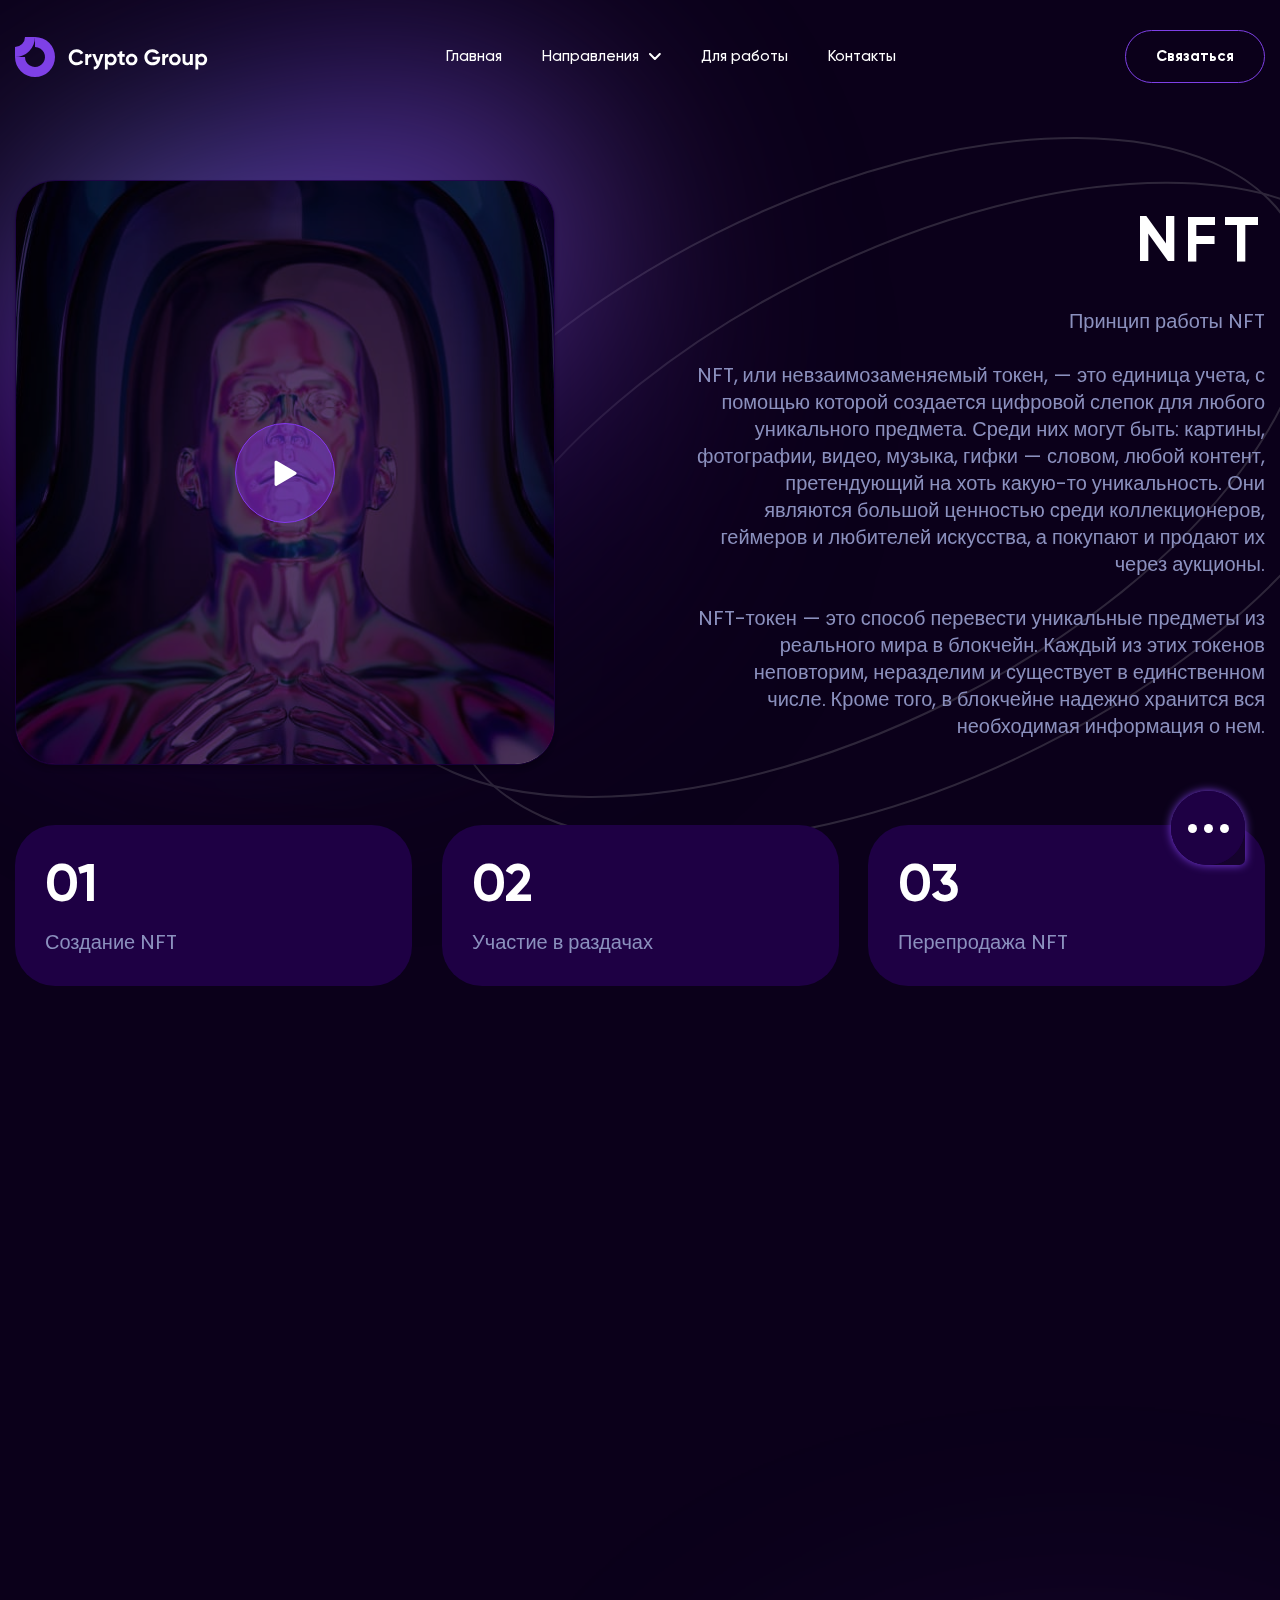
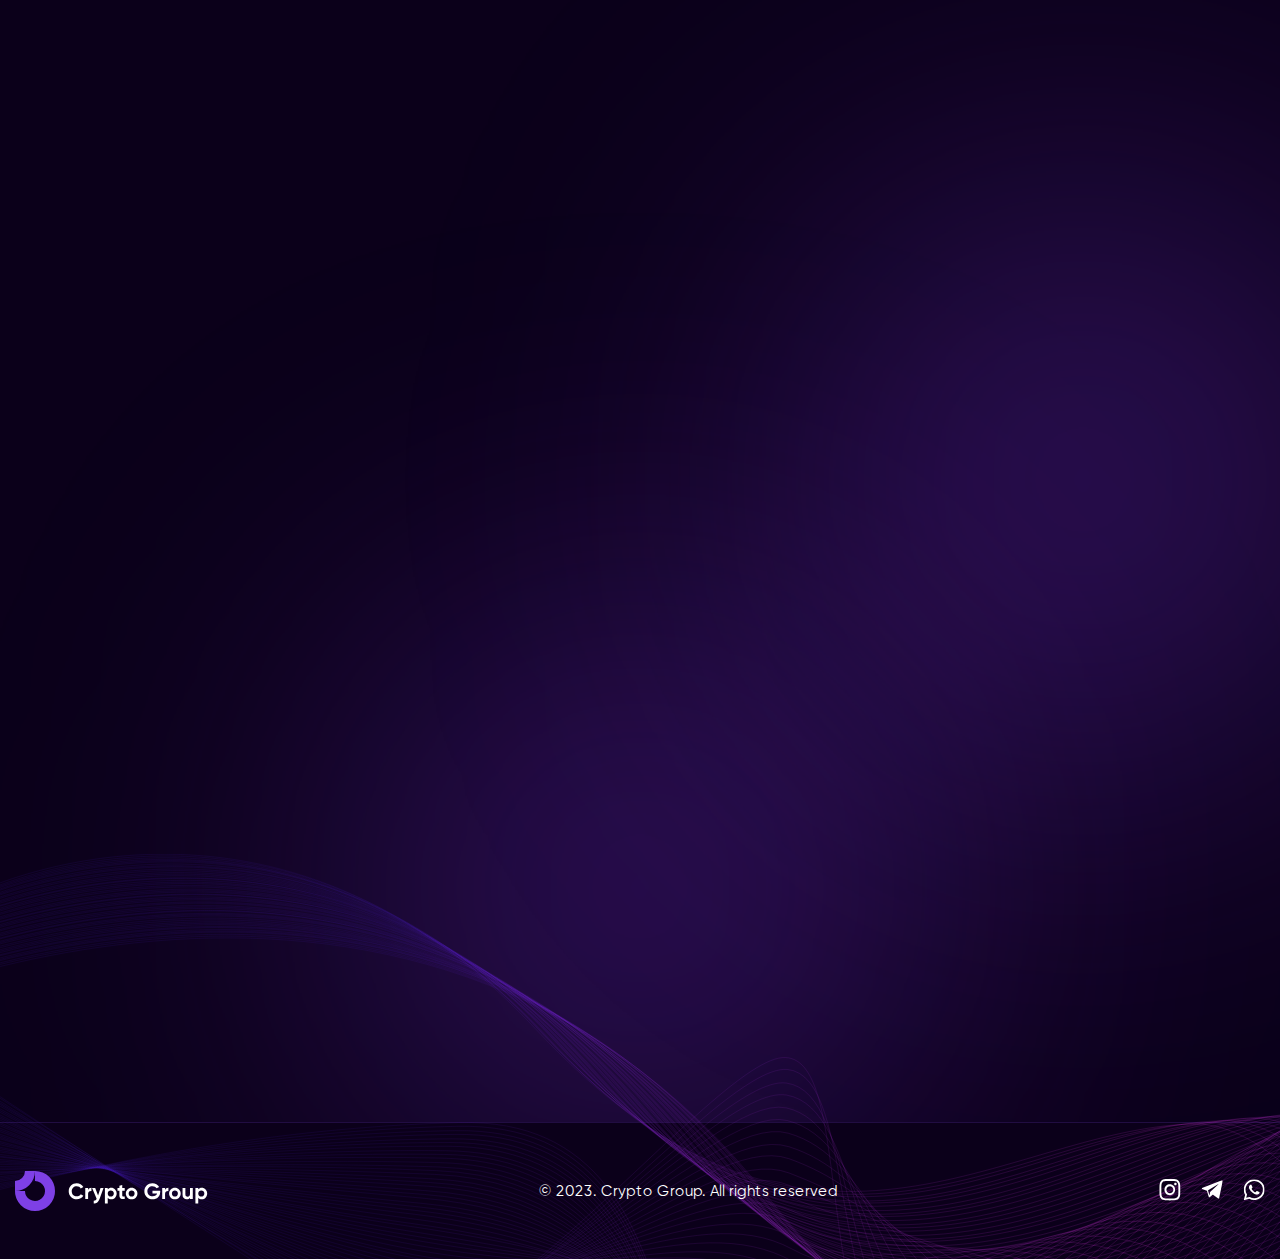
<file: nft.html>
<!DOCTYPE html>
<html lang="ru">

<head>
    <meta charset="UTF-8">
    <meta http-equiv="X-UA-Compatible" content="IE=edge">
    <meta name="viewport" content="width=device-width, initial-scale=1.0">
    <title>nft</title>
    <link rel="preconnect" href="https://fonts.googleapis.com">
    <link rel="preconnect" href="https://fonts.gstatic.com" crossorigin>
    <link href="https://fonts.googleapis.com/css2?family=Poppins:wght@400;500&display=swap" rel="stylesheet">
    <link rel="stylesheet" href="https://cdn.jsdelivr.net/npm/swiper@8/swiper-bundle.min.css" />
    <link href="https://unpkg.com/aos@2.3.1/dist/aos.css" rel="stylesheet">
    <link rel="stylesheet" href="css/style.min.css">
</head>

<body>

    <header class="header" data-aos="fade">
        <div class="container">
            <div class="header__inner">
                <a class="header__logo logo" href="#">
                    <img class="logo__img" src="images/logo.svg" alt="logo">
                </a>
                <nav class="header__menu menu">
                    <ul class="menu__list menu-list">
                        <li class="menu-list__item ">
                            <a class="menu-list__link" href="#">
                                Главная
                            </a>
                        </li>
                        <li class="menu-list__item menu-list__item--inner">
                            <p class="menu-list__text">
                                <span>
                                    Направления
                                </span>
                                <svg width="12" height="7" viewBox="0 0 12 7" fill="none"
                                    xmlns="http://www.w3.org/2000/svg">
                                    <path d="M10.776 0.999991L5.88802 5.96649L1 0.999991" stroke="white"
                                        stroke-width="2" stroke-linecap="round" stroke-linejoin="round" />
                                </svg>
                            </p>
                            <ul class="menu-list__sublist menu-sublist">
                                <li class="menu-sublist__item">
                                    <a class="menu-sublist__link" href="">
                                        Спотовая торговля
                                    </a>
                                </li>
                                <li class="menu-sublist__item">
                                    <a class="menu-sublist__link" href="staking.html">
                                        Стейкинг (Staking)
                                    </a>
                                </li>
                                <li class="menu-sublist__item">
                                    <a class="menu-sublist__link" href="arbitration.html">
                                        Арбитраж
                                    </a>
                                </li>
                                <li class="menu-sublist__item menu-sublist__item--active">
                                    <a class="menu-sublist__link" href="nft.html">
                                        NFT
                                    </a>
                                </li>
                                <li class="menu-sublist__item">
                                    <a class="menu-sublist__link" href="futures-trading.html">
                                        Фьючерсная торговля
                                    </a>
                                </li>
                                <li class="menu-sublist__item">
                                    <a class="menu-sublist__link" href="launchpads.html">
                                        IDO,ICO,Airdrops
                                    </a>
                                </li>
                            </ul>
                        </li>
                        <li class="menu-list__item">
                            <a class="menu-list__link" href="tools.html">
                                Для работы
                            </a>
                        </li>
                        <li class="menu-list__item">
                            <a class="menu-list__link" href="contacts.html">
                                Контакты
                            </a>
                        </li>
                    </ul>
                </nav>
                <div class="header__wrapper">
                    <a class="header__link btn btn--socials" href="#contact">
                        Связаться
                    </a>
                </div>
                <button class="header__burger burger">
                    <span></span>
                    <span></span>
                    <span></span>
                </button>
            </div>
        </div>
    </header>

    <div class="wrapper">
        <main class="main">
            <section class="main__nft nft">
                <div class="container">
                    <div class="nft__section-inner section-inner">
                        <div class="nft__video video video--long" data-aos="zoom-in">
                            <a class="video__inner" target="_blank" href="https://youtu.be/AqtjuzBmLXY">
                                <img class="video__img" src="images/nft-video-img.jpg" alt="img">
                                <div class="video__play">
                                    <svg width="23" height="26" viewBox="0 0 23 26" fill="none"
                                        xmlns="http://www.w3.org/2000/svg">
                                        <path
                                            d="M21.8961 12.0434C22.837 12.5936 22.837 13.9535 21.8961 14.5037L2.70661 25.7248C1.75663 26.2803 0.562289 25.5951 0.562289 24.4947L0.56229 2.05245C0.56229 0.951977 1.75663 0.266825 2.70661 0.822327L21.8961 12.0434Z"
                                            fill="white" />
                                    </svg>
                                </div>
                            </a>
                        </div>
                        <div class="nft__titling titling titling--rigth" data-aos="fade-down">
                            <h1 class="titling__title">
                                NFT
                            </h1>
                            <p class="titling__text">
                                Принцип работы NFT
                                <br> <br>
                                NFT, или невзаимозаменяемый токен, — это единица учета, с помощью которой создается
                                цифровой слепок для любого уникального предмета. Среди них могут быть: картины,
                                фотографии, видео, музыка, гифки — словом, любой контент, претендующий на хоть какую-то
                                уникальность. Они являются большой ценностью среди коллекционеров, геймеров и любителей
                                искусства, а покупают и продают их через аукционы.
                                <br> <br>
                                NFT-токен — это способ перевести уникальные предметы из реального мира в блокчейн.
                                Каждый из этих токенов неповторим, неразделим и существует в единственном числе. Кроме
                                того, в блокчейне надежно хранится вся необходимая информация о нем.
                            </p>
                        </div>
                        <div class="nft__circle circle" data-aos="zoom-in">
                            <svg width="1254" height="981" viewBox="0 0 1254 981" fill="none"
                                xmlns="http://www.w3.org/2000/svg">
                                <g opacity="0.2">
                                    <path
                                        d="M1043.73 235.419C1076.1 299.79 1054.05 384.175 991.679 468.746C929.341 553.266 826.889 637.703 699.079 701.967C571.27 766.231 442.391 798.109 337.369 797.739C232.284 797.369 151.405 764.733 119.038 700.362C86.6719 635.991 108.713 551.606 171.088 467.035C233.426 382.515 335.879 298.078 463.688 233.814C591.498 169.55 720.376 137.672 825.398 138.042C930.483 138.412 1011.36 171.048 1043.73 235.419Z"
                                        stroke="#BDBDBD" stroke-width="2" />
                                    <path
                                        d="M1134.73 280.419C1167.1 344.79 1145.05 429.175 1082.68 513.746C1020.34 598.266 917.889 682.703 790.079 746.967C662.27 811.23 533.391 843.109 428.369 842.739C323.284 842.369 242.405 809.733 210.038 745.362C177.672 680.991 199.713 596.606 262.088 512.035C324.426 427.515 426.879 343.078 554.688 278.814C682.498 214.55 811.376 182.672 916.398 183.042C1021.48 183.412 1102.36 216.048 1134.73 280.419Z"
                                        stroke="#BDBDBD" stroke-width="2" />
                                </g>
                            </svg>
                        </div>
                    </div>
                </div>
            </section>
            <section class="main__methods methods">
                <div class="container">
                    <div class="methods__inner">
                        <ul class="methods__tiles tiles">
                            <li class="tiles__item" data-aos="flip-up">
                                <a class="tiles__tile tile" href="#">
                                    <div class="tile__top">
                                        <p class="tile__top-count">
                                            01
                                        </p>
                                        <p class="tile__top-text">
                                            Первый способ
                                        </p>
                                    </div>
                                    <p class="tile__text">
                                        Создание NFT
                                    </p>
                                </a>
                            </li>
                            <li class="tiles__item" data-aos="flip-up">
                                <a class="tiles__tile tile" href="#">
                                    <div class="tile__top">
                                        <p class="tile__top-count">
                                            02
                                        </p>
                                        <p class="tile__top-text">
                                            Второй способ
                                        </p>
                                    </div>
                                    <p class="tile__text">
                                        Участие в раздачах
                                    </p>
                                </a>
                            </li>
                            <li class="tiles__item" data-aos="flip-up">
                                <a class="tiles__tile tile" href="#">
                                    <div class="tile__top">
                                        <p class="tile__top-count">
                                            03
                                        </p>
                                        <p class="tile__top-text">
                                            Третий способ
                                        </p>
                                    </div>
                                    <p class="tile__text">
                                        Перепродажа NFT
                                    </p>
                                </a>
                            </li>
                            <li class="tiles__item" data-aos="flip-up">
                                <a class="tiles__tile tile" href="#">
                                    <div class="tile__top">
                                        <p class="tile__top-count">
                                            04
                                        </p>
                                        <p class="tile__top-text">
                                            Четвертый способ
                                        </p>
                                    </div>
                                    <p class="tile__text">
                                        Лотереи
                                    </p>
                                </a>
                            </li>
                            <li class="tiles__item" data-aos="flip-up">
                                <a class="tiles__tile tile" href="#">
                                    <div class="tile__top">
                                        <p class="tile__top-count">
                                            05
                                        </p>
                                        <p class="tile__top-text">
                                            Пятый способ
                                        </p>
                                    </div>
                                    <p class="tile__text">
                                        P2E (Play-to-Earn
                                    </p>
                                </a>
                            </li>
                            <li class="tiles__item" data-aos="fade-left">
                                <h2 class="methods__bg-title bg-title">
                                    Заработок
                                </h2>
                            </li>
                        </ul>
                    </div>
                </div>
            </section>
            <section class="main__about-nft about-nft">
                <div class="container">
                    <div class="about-nft__section-inner section-inner">
                        <div class="about-nft__titling titling">
                            <h1 class="titling__title" data-aos="fade-right">
                                Перспективность NFT
                            </h1>
                            <p class="titling__text" data-aos="fade-right">
                                Уникальность может быть разной. Так, самое первое СМС продали за 150 тысяч долларов, а
                                первый твит основателя компании Twitter Джека Дóрси ушел за почти 3 млн. После него к
                                NFT начали присматриваться и другие звезды.
                            </p>
                        </div>
                        <div class="about-nft__video video" data-aos="zoom-in">
                            <a class="video__inner" target="_blank" href="https://youtu.be/_IKQNgL5Q0M">
                                <img class="video__img" src="images/about-nft-video-img.jpg" alt="img">
                                <div class="video__play">
                                    <svg width="23" height="26" viewBox="0 0 23 26" fill="none"
                                        xmlns="http://www.w3.org/2000/svg">
                                        <path
                                            d="M21.8961 12.0434C22.837 12.5936 22.837 13.9535 21.8961 14.5037L2.70661 25.7248C1.75663 26.2803 0.562289 25.5951 0.562289 24.4947L0.56229 2.05245C0.56229 0.951977 1.75663 0.266825 2.70661 0.822327L21.8961 12.0434Z"
                                            fill="white" />
                                    </svg>
                                </div>
                            </a>
                        </div>

                    </div>
                </div>
            </section>
            <section class="main__marketplaces marketplaces">
                <div class="container">
                    <h2 class="marketplaces__title title" data-aos="fade-down">
                        NFT Маркетплейсы
                    </h2>
                    <div class="marketplaces__inner">
                        <div class="marketplaces__wrapper" data-aos="fade-down">
                            <div class="marketplaces__content marketplaces-content" id="0">
                                <p class="marketplaces-content__suptext">
                                    ETH
                                </p>
                                <h2 class="marketplaces-content__title">
                                    Rarible
                                </h2>
                                <p class="marketplaces-content__text">
                                    Огромный и популярный марктет плейс по nft товарам, найди лучший для себя и получи
                                    максимальный профит от нашего обучения и качественных иснтуркций
                                </p>
                                <a class="marketplaces-content__link btn" target="_blank" href="https://rarible.com/">
                                    Перейти
                                </a>
                            </div>
                            <div class="marketplaces__content marketplaces-content marketplaces-content--acitve" id="1">
                                <p class="marketplaces-content__suptext">
                                    ETH
                                </p>
                                <h2 class="marketplaces-content__title">
                                    Opensea
                                </h2>
                                <p class="marketplaces-content__text">
                                    Огромный и популярный марктет плейс по nft товарам, найди лучший для себя и получи
                                    максимальный профит от нашего обучения и качественных иснтуркций
                                </p>
                                <a class="marketplaces-content__link btn" target="_blank" href="https://opensea.io/">
                                    Перейти
                                </a>
                            </div>
                            <div class="marketplaces__content marketplaces-content" id="2">
                                <p class="marketplaces-content__suptext">
                                    ETH
                                </p>
                                <h2 class="marketplaces-content__title">
                                    Foundation
                                </h2>
                                <p class="marketplaces-content__text">
                                    Огромный и популярный марктет плейс по nft товарам, найди лучший для себя и получи
                                    максимальный профит от нашего обучения и качественных иснтуркций
                                </p>
                                <a class="marketplaces-content__link btn" target="_blank" href="https://foundation.app/">
                                    Перейти
                                </a>
                            </div>
                            <div class="marketplaces__content marketplaces-content" id="3">
                                <p class="marketplaces-content__suptext">
                                    SOL
                                </p>
                                <h2 class="marketplaces-content__title">
                                    Solanart
                                </h2>
                                <p class="marketplaces-content__text">
                                    Огромный и популярный марктет плейс по nft товарам, найди лучший для себя и получи
                                    максимальный профит от нашего обучения и качественных иснтуркций
                                </p>
                                <a class="marketplaces-content__link btn" target="_blank" href="https://solanart.io/">
                                    Перейти
                                </a>
                            </div>
                            <div class="marketplaces__content marketplaces-content" id="4">
                                <p class="marketplaces-content__suptext">
                                    SOL
                                </p>
                                <h2 class="marketplaces-content__title">
                                    Magiceden
                                </h2>
                                <p class="marketplaces-content__text">
                                    Огромный и популярный марктет плейс по nft товарам, найди лучший для себя и получи
                                    максимальный профит от нашего обучения и качественных иснтуркций
                                </p>
                                <a class="marketplaces-content__link btn" target="_blank" href="https://magiceden.io/">
                                    Перейти
                                </a>
                            </div>
                            <div class="marketplaces__content marketplaces-content" id="5">
                                <p class="marketplaces-content__suptext">
                                    SOL
                                </p>
                                <h2 class="marketplaces-content__title">
                                    Solsea
                                </h2>
                                <p class="marketplaces-content__text">
                                    Огромный и популярный марктет плейс по nft товарам, найди лучший для себя и получи
                                    максимальный профит от нашего обучения и качественных иснтуркций
                                </p> 
                                <a class="marketplaces-content__link btn" target="_blank" href="https://solsea.io/">
                                    Перейти
                                </a>
                            </div>
                        </div>
                        <div class="marketplaces__swiper marketplaces-swiper swiper" data-aos="zoom-in">
                            <div class="swiper-wrapper">
                                <div class="marketplaces-swiper__slide marketplaces-slide swiper-slide" data-id="0">
                                    <img class="marketplaces-slide__img" src="images/marketplaces-img-1.jpg" alt="img">
                                </div>
                                <div class="marketplaces-swiper__slide marketplaces-slide swiper-slide" data-id="1">
                                    <img class="marketplaces-slide__img" src="images/marketplaces-img-2.jpg" alt="img">
                                </div>
                                <div class="marketplaces-swiper__slide marketplaces-slide swiper-slide" data-id="2">
                                    <img class="marketplaces-slide__img" src="images/marketplaces-img-3.jpg" alt="img">
                                </div>
                                <div class="marketplaces-swiper__slide marketplaces-slide swiper-slide" data-id="3">
                                    <img class="marketplaces-slide__img" src="images/marketplaces-img-4.jpg" alt="img">
                                </div>
                                <div class="marketplaces-swiper__slide marketplaces-slide swiper-slide" data-id="4">
                                    <img class="marketplaces-slide__img" src="images/marketplaces-img-5.jpg" alt="img">
                                </div>
                                <div class="marketplaces-swiper__slide marketplaces-slide swiper-slide" data-id="5">
                                    <img class="marketplaces-slide__img" src="images/marketplaces-img-6.jpg" alt="img">
                                </div>
                            </div>
                        </div>
                        <div class="marketplaces__circle circle" data-aos="zoom-in">
                            <svg width="1254" height="981" viewBox="0 0 1254 981" fill="none" xmlns="http://www.w3.org/2000/svg">
                                <g opacity="0.2">
                                    <path d="M1043.73 235.419C1076.1 299.79 1054.05 384.175 991.679 468.746C929.341 553.266 826.889 637.703 699.079 701.967C571.27 766.231 442.391 798.109 337.369 797.739C232.284 797.369 151.405 764.733 119.038 700.362C86.6719 635.991 108.713 551.606 171.088 467.035C233.426 382.515 335.879 298.078 463.688 233.814C591.498 169.55 720.376 137.672 825.398 138.042C930.483 138.412 1011.36 171.048 1043.73 235.419Z" stroke="#BDBDBD" stroke-width="2"></path>
                                    <path d="M1134.73 280.419C1167.1 344.79 1145.05 429.175 1082.68 513.746C1020.34 598.266 917.889 682.703 790.079 746.967C662.27 811.23 533.391 843.109 428.369 842.739C323.284 842.369 242.405 809.733 210.038 745.362C177.672 680.991 199.713 596.606 262.088 512.035C324.426 427.515 426.879 343.078 554.688 278.814C682.498 214.55 811.376 182.672 916.398 183.042C1021.48 183.412 1102.36 216.048 1134.73 280.419Z" stroke="#BDBDBD" stroke-width="2"></path>
                                </g>
                            </svg>
                        </div>
                    </div>
                </div>
            </section>
            <div class="main__socials socials">
                <div class="socials__box">
                    <span>

                    </span>
                    <span>

                    </span>
                    <span>

                    </span>
                    <a class="socials__box-link" href="#" id="0" target="_blank">
                        <img src="images/instagram-icon.svg" alt="skype">
                    </a>
                    <a class="socials__box-link" href="#" id="1" target="_blank">
                        <img src="images/telegram-icon.svg" alt="whatsapp">
                    </a>
                    <a class="socials__box-link" href="#" id="2" target="_blank">
                        <img src="images/whatsapp-icon.svg" alt="telegram">
                    </a>
                </div>
            </div>
            <div class="header__contacts contacts" id="contacts">
                <div class="contacts__inner">
                    <button class="contacts__close">
                        <svg width="18" height="18" viewBox="0 0 18 18" fill="none" xmlns="http://www.w3.org/2000/svg">
                            <path
                                d="M17.4557 16.1502L10.276 8.97056L17.4557 1.79089C17.6288 1.61778 17.7261 1.383 17.7261 1.13819C17.7261 0.893384 17.6288 0.658601 17.4557 0.485495C17.2826 0.312389 17.0478 0.215138 16.803 0.215138C16.5582 0.215138 16.3234 0.312389 16.1503 0.485495L8.97064 7.66517L1.79097 0.485495C1.61786 0.312389 1.38308 0.215138 1.13827 0.215138C0.893465 0.215138 0.658682 0.312389 0.485576 0.485495C0.397527 0.567102 0.327994 0.666634 0.281663 0.777385C0.235332 0.888135 0.213278 1.00753 0.216989 1.12752C0.2207 1.24752 0.25009 1.36532 0.303177 1.473C0.356264 1.58067 0.431814 1.67572 0.524737 1.75173L7.70441 8.9314L0.485575 16.1502C0.312469 16.3233 0.215218 16.5581 0.215218 16.8029C0.215218 17.0477 0.312469 17.2825 0.485575 17.4556C0.658682 17.6287 0.893464 17.726 1.13827 17.726C1.38308 17.726 1.61786 17.6287 1.79097 17.4556L8.97064 10.276L16.1503 17.4556C16.3234 17.6287 16.5582 17.726 16.803 17.726C17.0478 17.726 17.2826 17.6287 17.4557 17.4556C17.6288 17.2825 17.7261 17.0477 17.7261 16.8029C17.7261 16.5581 17.6288 16.3233 17.4557 16.1502Z"
                                fill="white" />
                        </svg>

                    </button>
                    <h3 class="contacts__title">
                        Свяжись с нами
                    </h3>
                    <p class="contacts__text">
                        Выбери и кликни на любую удобную для тебя социальную сеть
                    </p>
                    <ul class="contacts__list">
                        <li class="contacts__list-item">
                            <a class="contacts__list-link" target="_blank"
                                href="#" id="0">
                                <svg width="18" height="19" viewBox="0 0 18 19" fill="none"
                                    xmlns="http://www.w3.org/2000/svg">
                                    <path
                                        d="M17.95 5.324C17.9399 4.56662 17.7981 3.81678 17.531 3.108C17.2993 2.51015 16.9455 1.9672 16.4922 1.51383C16.0388 1.06046 15.4958 0.706651 14.898 0.475C14.1983 0.212357 13.4592 0.0703413 12.712 0.0550001C11.75 0.0120001 11.445 0 9.003 0C6.561 0 6.248 6.70552e-08 5.293 0.0550001C4.54616 0.0704541 3.80735 0.212468 3.108 0.475C2.51006 0.706489 1.96702 1.06024 1.51363 1.51363C1.06024 1.96702 0.706489 2.51006 0.475 3.108C0.211831 3.80713 0.0701232 4.54611 0.056 5.293C0.013 6.256 0 6.561 0 9.003C0 11.445 -7.45058e-09 11.757 0.056 12.713C0.071 13.461 0.212 14.199 0.475 14.9C0.706878 15.4978 1.0609 16.0406 1.51444 16.4938C1.96798 16.947 2.51106 17.3006 3.109 17.532C3.80643 17.8052 4.54537 17.9574 5.294 17.982C6.257 18.025 6.562 18.038 9.004 18.038C11.446 18.038 11.759 18.038 12.714 17.982C13.4612 17.9673 14.2004 17.8256 14.9 17.563C15.4977 17.3311 16.0405 16.9772 16.4938 16.5238C16.9472 16.0705 17.3011 15.5277 17.533 14.93C17.796 14.23 17.937 13.492 17.952 12.743C17.995 11.781 18.008 11.476 18.008 9.033C18.006 6.591 18.006 6.281 17.95 5.324V5.324ZM8.997 13.621C6.443 13.621 4.374 11.552 4.374 8.998C4.374 6.444 6.443 4.375 8.997 4.375C10.2231 4.375 11.399 4.86207 12.266 5.72905C13.1329 6.59603 13.62 7.7719 13.62 8.998C13.62 10.2241 13.1329 11.4 12.266 12.267C11.399 13.1339 10.2231 13.621 8.997 13.621V13.621ZM13.804 5.282C13.207 5.282 12.726 4.8 12.726 4.204C12.726 4.0625 12.7539 3.92239 12.808 3.79166C12.8622 3.66093 12.9415 3.54215 13.0416 3.44209C13.1416 3.34204 13.2604 3.26267 13.3912 3.20852C13.5219 3.15437 13.662 3.1265 13.8035 3.1265C13.945 3.1265 14.0851 3.15437 14.2158 3.20852C14.3466 3.26267 14.4654 3.34204 14.5654 3.44209C14.6655 3.54215 14.7448 3.66093 14.799 3.79166C14.8531 3.92239 14.881 4.0625 14.881 4.204C14.881 4.8 14.399 5.282 13.804 5.282Z"
                                        fill="white" />
                                    <path
                                        d="M8.99714 12.0011C10.6557 12.0011 12.0001 10.6566 12.0001 8.99812C12.0001 7.33961 10.6557 5.99512 8.99714 5.99512C7.33863 5.99512 5.99414 7.33961 5.99414 8.99812C5.99414 10.6566 7.33863 12.0011 8.99714 12.0011Z"
                                        fill="white" />
                                </svg>
                            </a>
                        </li>
                        <li class="contacts__list-item">
                            <a class="contacts__list-link" target="_blank"
                            href="#" id="1">
                                <svg width="20" height="18" viewBox="0 0 20 18" fill="none"
                                    xmlns="http://www.w3.org/2000/svg">
                                    <path
                                        d="M0.350701 8.37408L4.9488 10.0886L6.74126 15.8557C6.8192 16.2454 7.2868 16.3233 7.59854 16.0895L10.1703 13.9853C10.4041 13.7515 10.7938 13.7515 11.1055 13.9853L15.7036 17.3364C16.0154 17.5702 16.483 17.4144 16.5609 17.0247L19.99 0.658655C20.0679 0.268988 19.6782 -0.120677 19.2886 0.0351905L0.350701 7.36095C-0.1169 7.51681 -0.1169 8.21821 0.350701 8.37408ZM6.50747 9.23135L15.5477 3.69807C15.7036 3.62013 15.8595 3.85394 15.7036 3.93187L8.29993 10.868C8.06613 11.1018 7.83233 11.4135 7.83233 11.8032L7.59854 13.6736C7.59854 13.9074 7.20886 13.9853 7.13093 13.6736L6.19572 10.2445C5.96192 9.85482 6.1178 9.38721 6.50747 9.23135Z"
                                        fill="white" />
                                </svg>
                            </a>
                        </li>
                        <li class="contacts__list-item">
                            <a class="contacts__list-link" target="_blank"
                            href="#" id="2">
                                <svg width="20" height="20" viewBox="0 0 20 20" fill="none"
                                    xmlns="http://www.w3.org/2000/svg">
                                    <g clip-path="url(#clip0_3_9)">
                                        <path fill-rule="evenodd" clip-rule="evenodd"
                                            d="M17.0524 2.9365C15.1763 1.06891 12.681 0.0398827 10.0223 0.0389099C4.54395 0.0389099 0.0853229 4.47105 0.0834051 9.91891C0.0824658 11.6605 0.54043 13.3604 1.41014 14.8584L0 19.9789L5.26877 18.605C6.72031 19.3925 8.35487 19.807 10.0181 19.8074H10.0223C15.4998 19.8074 19.9589 15.3749 19.9608 9.92697C19.9618 7.28669 18.9291 4.80459 17.0524 2.93696V2.9365ZM10.0223 18.1388H10.019C8.53691 18.1384 7.08297 17.7423 5.8144 16.9942L5.51276 16.8161L2.38611 17.6314L3.22055 14.6007L3.02419 14.2899C2.19738 12.9823 1.76039 11.471 1.76133 9.91942C1.76325 5.39156 5.46892 1.70751 10.0257 1.70751C12.2321 1.70848 14.3061 2.56366 15.8658 4.11619C17.4256 5.66825 18.2838 7.73202 18.2829 9.92603C18.2809 14.4543 14.5753 18.1384 10.0223 18.1384V18.1388ZM14.5534 11.9884C14.3051 11.8647 13.0842 11.2677 12.8564 11.1853C12.6286 11.1028 12.4633 11.0617 12.2979 11.309C12.1325 11.5563 11.6565 12.1125 11.5116 12.2768C11.3667 12.4418 11.2218 12.4621 10.9735 12.3384C10.7253 12.2148 9.92513 11.9542 8.97632 11.1133C8.23816 10.4585 7.73965 9.65031 7.59483 9.40296C7.44994 9.15568 7.57957 9.02206 7.70344 8.89934C7.81495 8.78852 7.95174 8.61086 8.07613 8.46681C8.20051 8.32276 8.24149 8.21953 8.32438 8.0551C8.40736 7.89019 8.36587 7.74626 8.30395 7.62253C8.24196 7.49891 7.7454 6.28366 7.53808 5.78953C7.33648 5.30821 7.13162 5.37358 6.97961 5.36552C6.83468 5.3584 6.66935 5.357 6.50352 5.357C6.33769 5.357 6.06888 5.41856 5.8411 5.66591C5.61331 5.91315 4.97186 6.51062 4.97186 7.72533C4.97186 8.94012 5.8616 10.1146 5.98599 10.2795C6.11033 10.4444 7.73726 12.9378 10.2282 14.0076C10.8206 14.262 11.2833 14.414 11.6441 14.5277C12.2388 14.7158 12.7802 14.6893 13.2081 14.6258C13.6852 14.5548 14.6773 14.0284 14.8841 13.4518C15.0909 12.8752 15.0909 12.3806 15.029 12.2778C14.9671 12.175 14.8013 12.1129 14.553 11.9893L14.5534 11.9884Z"
                                            fill="white" />
                                    </g>
                                    <defs>
                                        <clipPath id="clip0_3_9">
                                            <rect width="20" height="20" fill="white" />
                                        </clipPath>
                                    </defs>
                                </svg>
                            </a>
                        </li>
                    </ul>
                    <div class="contacts__cursor">
                        <svg width="31" height="31" viewBox="0 0 31 31" fill="none" xmlns="http://www.w3.org/2000/svg">
                            <mask id="mask0_19_185" style="mask-type:alpha" maskUnits="userSpaceOnUse" x="0" y="0"
                                width="30" height="30">
                                <path d="M15.5 2.58334V7.75001" stroke="white" stroke-width="4" stroke-linecap="round"
                                    stroke-linejoin="round" />
                                <path fill-rule="evenodd" clip-rule="evenodd"
                                    d="M14.2085 14.2083L27.1252 16.7917L23.2502 19.375L27.1252 23.25L23.2502 27.125L19.3752 23.25L16.7918 27.125L14.2085 14.2083Z"
                                    fill="white" stroke="white" stroke-width="4" stroke-linecap="round"
                                    stroke-linejoin="round" />
                                <path
                                    d="M24.6335 6.36664L20.9801 10.0201M6.36679 24.6334L10.0203 20.9799M2.5835 15.5H7.75016M6.36679 6.36664L10.0203 10.0201"
                                    stroke="white" stroke-width="4" stroke-linecap="round" stroke-linejoin="round" />
                            </mask>
                            <g mask="url(#mask0_19_185)">
                                <path d="M0 0H31V31H0V0Z" fill="white" />
                            </g>
                        </svg>
                    </div>
                </div>
            </div>
        </main>
        <footer class="footer">
            <div class="container">
                <div class="footer__inner">
                    <a class="footer__logo logo" href="#">
                        <img class="logo__img" src="images/logo.svg" alt="logo">
                    </a>
                    <p class="footer__copy">
                        © 2023. Crypto Group. All rights reserved
                    </p>
                    <div class="footer__footer-socials footer-socials">
                        <ul class="footer-socials__list">
                            <li class="footer-socials__list-item">
                                <a class="footer-socials__list-link" href="#" id="0">
                                    <svg width="22" height="23" viewBox="0 0 22 23" fill="none"
                                        xmlns="http://www.w3.org/2000/svg">
                                        <path
                                            d="M10.86 0C7.91287 0 7.54227 0.0139992 6.38432 0.0671963C5.22638 0.123193 4.43767 0.310783 3.7467 0.587967C3.02192 0.869098 2.36543 1.31008 1.82312 1.8801C1.27072 2.43964 0.843153 3.11656 0.57015 3.86378C0.301365 4.57494 0.118102 5.3897 0.06516 6.57963C0.013575 7.77657 0 8.15735 0 11.2008C0 14.2414 0.013575 14.6222 0.06516 15.8163C0.11946 17.0091 0.301365 17.8224 0.57015 18.535C0.848437 19.2713 1.21904 19.8957 1.82312 20.5187C2.42585 21.1416 3.0313 21.5252 3.74534 21.8108C4.43767 22.088 5.22502 22.277 6.38161 22.3316C7.54091 22.3848 7.91015 22.3988 10.86 22.3988C13.8098 22.3988 14.1777 22.3848 15.337 22.3316C16.4923 22.2756 17.2837 22.088 17.9747 21.8108C18.699 21.5295 19.355 21.0885 19.8969 20.5187C20.501 19.8957 20.8716 19.2713 21.1498 18.535C21.4173 17.8224 21.6005 17.0091 21.6548 15.8163C21.7064 14.6222 21.72 14.2414 21.72 11.1994C21.72 8.15734 21.7064 7.77657 21.6548 6.58103C21.6005 5.3897 21.4173 4.57494 21.1498 3.86378C20.8769 3.11654 20.4493 2.43961 19.8969 1.8801C19.3547 1.30987 18.6982 0.868855 17.9733 0.587967C17.281 0.310783 16.4909 0.121793 15.3357 0.0671963C14.1764 0.0139992 13.8085 0 10.8573 0H10.8614H10.86ZM9.88667 2.01869H10.8614C13.761 2.01869 14.1044 2.02849 15.2488 2.08308C16.3076 2.13208 16.8832 2.31547 17.266 2.46806C17.7724 2.67105 18.1348 2.91464 18.5149 3.30662C18.895 3.69859 19.1299 4.07097 19.3267 4.59454C19.4761 4.98792 19.6525 5.58149 19.7 6.67343C19.753 7.85356 19.7638 8.20774 19.7638 11.1966C19.7638 14.1854 19.753 14.541 19.7 15.7211C19.6525 16.8131 19.4747 17.4052 19.3267 17.8C19.1526 18.2863 18.8747 18.726 18.5136 19.0865C18.1335 19.4785 17.7724 19.7207 17.2647 19.9237C16.8846 20.0777 16.309 20.2597 15.2488 20.3101C14.1044 20.3633 13.761 20.3759 10.8614 20.3759C7.96174 20.3759 7.61693 20.3633 6.47256 20.3101C5.41371 20.2597 4.83949 20.0777 4.45667 19.9237C3.98494 19.7444 3.55818 19.4583 3.20777 19.0865C2.84634 18.7254 2.56801 18.2853 2.39327 17.7986C2.24531 17.4052 2.06747 16.8117 2.01996 15.7197C1.96837 14.5396 1.95751 14.1854 1.95751 11.1938C1.95751 8.20354 1.96837 7.85076 2.01996 6.67063C2.06883 5.57869 2.24531 4.98512 2.39463 4.59034C2.59147 4.06817 2.82767 3.69439 3.20777 3.30242C3.58787 2.91044 3.94897 2.66825 4.45667 2.46526C4.83949 2.31127 5.41371 2.12928 6.47256 2.07888C7.4744 2.03129 7.86264 2.01729 9.88667 2.01589V2.01869ZM16.6579 3.87778C16.4867 3.87778 16.3173 3.91255 16.1592 3.98008C16.0011 4.04762 15.8574 4.14662 15.7364 4.27141C15.6154 4.3962 15.5194 4.54436 15.4539 4.70741C15.3884 4.87046 15.3547 5.04522 15.3547 5.22171C15.3547 5.3982 15.3884 5.57295 15.4539 5.73601C15.5194 5.89906 15.6154 6.04721 15.7364 6.17201C15.8574 6.2968 16.0011 6.39579 16.1592 6.46333C16.3173 6.53087 16.4867 6.56563 16.6579 6.56563C17.0035 6.56563 17.335 6.42404 17.5794 6.17201C17.8238 5.91997 17.9611 5.57814 17.9611 5.22171C17.9611 4.86528 17.8238 4.52344 17.5794 4.27141C17.335 4.01938 17.0035 3.87778 16.6579 3.87778ZM10.8614 5.4485C10.1216 5.43659 9.38697 5.57657 8.70019 5.86027C8.01341 6.14397 7.38821 6.56573 6.86101 7.101C6.3338 7.63626 5.91512 8.27433 5.62934 8.97806C5.34355 9.68179 5.19637 10.4371 5.19637 11.2001C5.19637 11.963 5.34355 12.7184 5.62934 13.4221C5.91512 14.1258 6.3338 14.7639 6.86101 15.2992C7.38821 15.8344 8.01341 16.2562 8.70019 16.5399C9.38697 16.8236 10.1216 16.9636 10.8614 16.9517C12.3255 16.9281 13.7219 16.3118 14.7492 15.2357C15.7765 14.1596 16.3523 12.7101 16.3523 11.2001C16.3523 9.69002 15.7765 8.24052 14.7492 7.16445C13.7219 6.08838 12.3255 5.47205 10.8614 5.4485ZM10.8614 7.46578C11.8216 7.46578 12.7424 7.85914 13.4214 8.55933C14.1004 9.25951 14.4818 10.2092 14.4818 11.1994C14.4818 12.1896 14.1004 13.1392 13.4214 13.8394C12.7424 14.5396 11.8216 14.933 10.8614 14.933C9.90115 14.933 8.98028 14.5396 8.30131 13.8394C7.62234 13.1392 7.24091 12.1896 7.24091 11.1994C7.24091 10.2092 7.62234 9.25951 8.30131 8.55933C8.98028 7.85914 9.90115 7.46578 10.8614 7.46578Z"
                                            fill="white" />
                                    </svg>
                                </a>
                            </li>
                            <li class="footer-socials__list-item">
                                <a class="footer-socials__list-link" href="#" id="1">
                                    <svg width="23" height="21" viewBox="0 0 23 21" fill="none"
                                        xmlns="http://www.w3.org/2000/svg">
                                        <g clip-path="url(#clip0_50_9767)">
                                            <path
                                                d="M1.10574 9.5108L6.16365 11.3968L8.13536 17.7406C8.22109 18.1693 8.73545 18.2549 9.07837 17.9978L11.9073 15.6831C12.1645 15.426 12.5932 15.426 12.936 15.6831L17.9939 19.3694C18.3369 19.6265 18.8513 19.4552 18.937 19.0265L22.709 1.02384C22.7947 0.595203 22.366 0.166572 21.9374 0.338026L1.10574 8.39636C0.59138 8.56781 0.59138 9.33935 1.10574 9.5108ZM7.87819 10.4538L17.8224 4.36719C17.9939 4.28146 18.1654 4.53865 17.9939 4.62437L9.84989 12.2541C9.59271 12.5113 9.33553 12.8542 9.33553 13.2828L9.07837 15.3403C9.07837 15.5975 8.64972 15.6831 8.56399 15.3403L7.53526 11.5683C7.27808 11.1396 7.44955 10.6252 7.87819 10.4538Z"
                                                fill="white" />
                                        </g>
                                        <defs>
                                            <clipPath id="clip0_50_9767">
                                                <rect width="22" height="19.8" fill="white"
                                                    transform="translate(0.719971 0.299316)" />
                                            </clipPath>
                                        </defs>
                                    </svg>
                                </a>
                            </li>
                            <li class="footer-socials__list-item">
                                <a class="footer-socials__list-link" href="#" id="2">
                                    <svg width="23" height="23" viewBox="0 0 23 23" fill="none"
                                        xmlns="http://www.w3.org/2000/svg">
                                        <g clip-path="url(#clip0_50_9770)">
                                            <mask id="mask0_50_9770" style="mask-type:luminance"
                                                maskUnits="userSpaceOnUse" x="0" y="0" width="23" height="23">
                                                <path d="M22.72 0.199219H0.719971V22.1992H22.72V0.199219Z"
                                                    fill="white" />
                                            </mask>
                                            <g mask="url(#mask0_50_9770)">
                                                <path fill-rule="evenodd" clip-rule="evenodd"
                                                    d="M19.4776 3.42954C17.4139 1.37519 14.6691 0.243258 11.7445 0.242188C5.71831 0.242188 0.813826 5.11754 0.811716 11.1102C0.810683 13.0259 1.31444 14.8958 2.27112 16.5436L0.719971 22.1762L6.51562 20.6649C8.11231 21.5311 9.91033 21.9871 11.7399 21.9875H11.7445C17.7697 21.9875 22.6748 17.1118 22.6768 11.1191C22.6779 8.21475 21.542 5.48393 19.4776 3.42954ZM11.7445 20.1521H11.7409C10.1106 20.1516 8.51124 19.7159 7.11581 18.893L6.78401 18.6971L3.34469 19.5939L4.26258 16.2602L4.04658 15.9183C3.13709 14.4799 2.6564 12.8175 2.65743 11.1107C2.65955 6.1301 6.73578 2.07765 11.7482 2.07765C14.1753 2.07871 16.4567 3.01941 18.1723 4.7272C19.8881 6.43446 20.8321 8.70461 20.8312 11.118C20.829 16.0991 16.7528 20.1521 11.7445 20.1521ZM16.7287 13.3866C16.4556 13.2506 15.1126 12.5939 14.862 12.5032C14.6114 12.4125 14.4296 12.3673 14.2477 12.6393C14.0657 12.9113 13.5421 13.5231 13.3827 13.7039C13.2233 13.8854 13.0639 13.9077 12.7908 13.7716C12.5178 13.6357 11.6376 13.349 10.5939 12.424C9.78195 11.7037 9.23359 10.8147 9.07428 10.5426C8.9149 10.2706 9.0575 10.1237 9.19375 9.98866C9.31641 9.86676 9.46688 9.67133 9.60371 9.51288C9.74053 9.35442 9.78561 9.24087 9.87679 9.06C9.96807 8.8786 9.92243 8.72027 9.85431 8.58417C9.78613 8.44819 9.23991 7.11141 9.01186 6.56787C8.7901 6.03842 8.56475 6.11032 8.39754 6.10146C8.23812 6.09363 8.05625 6.09209 7.87384 6.09209C7.69143 6.09209 7.39574 6.1598 7.14518 6.43189C6.89461 6.70385 6.18902 7.36107 6.18902 8.69725C6.18902 10.0335 7.16773 11.3254 7.30456 11.5068C7.44133 11.6882 9.23096 14.431 11.971 15.6077C12.6226 15.8876 13.1316 16.0548 13.5285 16.1799C14.1826 16.3868 14.7782 16.3576 15.2489 16.2878C15.7737 16.2097 16.865 15.6306 17.0925 14.9964C17.32 14.3621 17.32 13.818 17.2519 13.705C17.1838 13.5919 17.0018 13.5226 16.7287 13.3866Z"
                                                    fill="white" />
                                            </g>
                                        </g>
                                        <defs>
                                            <clipPath id="clip0_50_9770">
                                                <rect width="22" height="22" fill="white"
                                                    transform="translate(0.719971 0.199219)" />
                                            </clipPath>
                                        </defs>
                                    </svg>
                                </a>
                            </li>
                        </ul>
                    </div>
                </div>
            </div>
        </footer>
    </div>

    <script src="https://ajax.googleapis.com/ajax/libs/jquery/3.6.3/jquery.min.js"></script>
    <script src="https://cdn.jsdelivr.net/npm/swiper@8/swiper-bundle.min.js"></script>
    <script src="https://unpkg.com/aos@2.3.1/dist/aos.js"></script>
    <script src="js/main.min.js"></script>
</body>

</html>
</file>
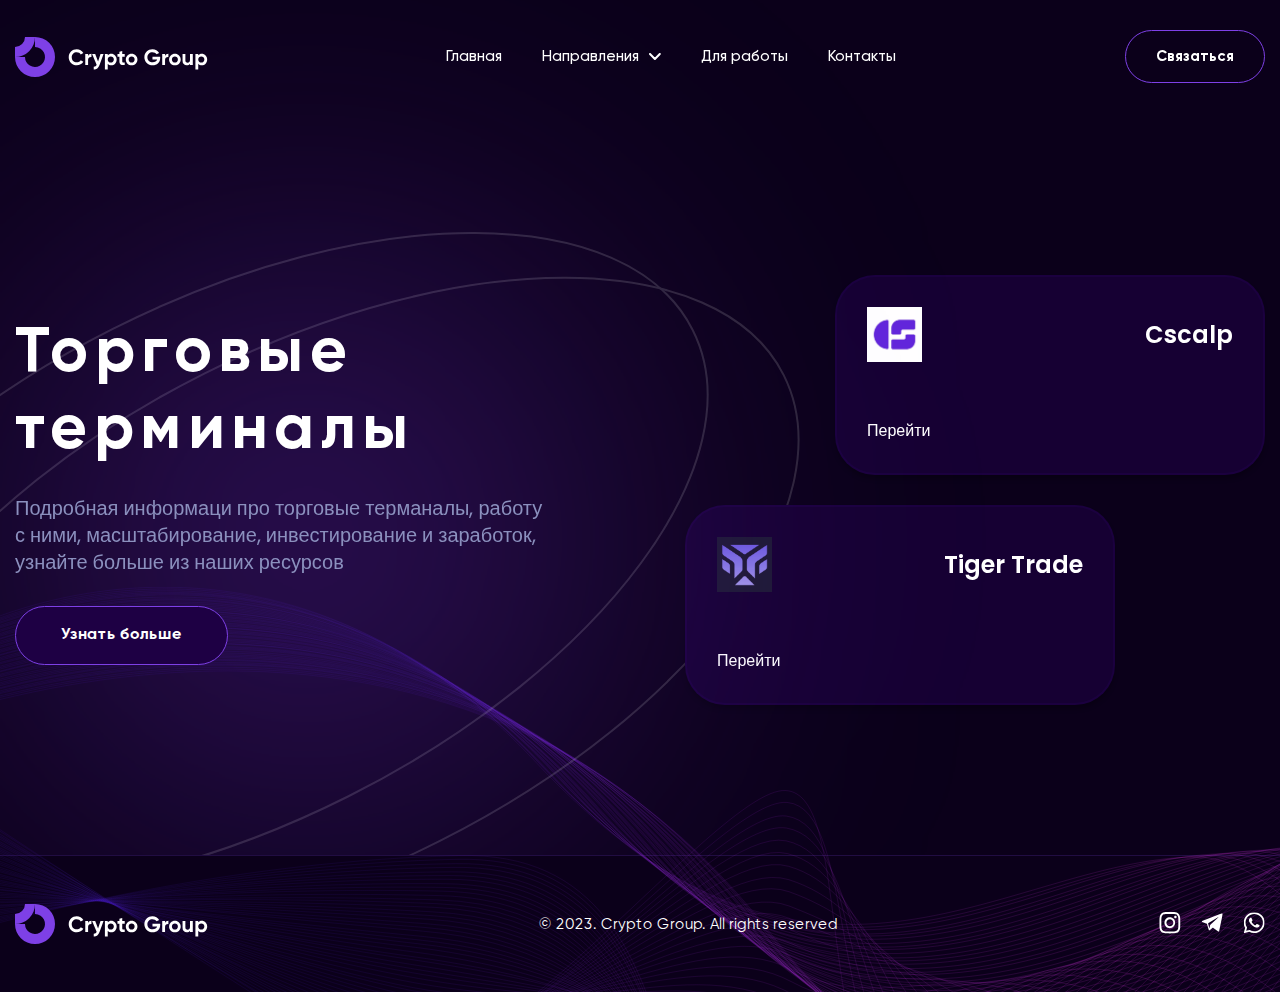
<file: terminals.html>
<!DOCTYPE html>
<html lang="ru">

<head>
    <meta charset="UTF-8">
    <meta http-equiv="X-UA-Compatible" content="IE=edge">
    <meta name="viewport" content="width=device-width, initial-scale=1.0">
    <title>terminals</title>
    <link rel="preconnect" href="https://fonts.googleapis.com">
    <link rel="preconnect" href="https://fonts.gstatic.com" crossorigin>
    <link href="https://fonts.googleapis.com/css2?family=Poppins:wght@400;500&display=swap" rel="stylesheet">
    <link rel="stylesheet" href="https://cdn.jsdelivr.net/npm/swiper@8/swiper-bundle.min.css" />
    <link href="https://unpkg.com/aos@2.3.1/dist/aos.css" rel="stylesheet">
    <link rel="stylesheet" href="css/style.min.css">
</head>

<body>

    <header class="header" data-aos="fade">
        <div class="container">
            <div class="header__inner">
                <a class="header__logo logo" href="#">
                    <img class="logo__img" src="images/logo.svg" alt="logo">
                </a>
                <nav class="header__menu menu">
                    <ul class="menu__list menu-list">
                        <li class="menu-list__item">
                            <a class="menu-list__link" href="#">
                                Главная
                            </a>
                        </li>
                        <li class="menu-list__item menu-list__item--inner">
                            <p class="menu-list__text">
                                <span>
                                    Направления
                                </span>
                                <svg width="12" height="7" viewBox="0 0 12 7" fill="none"
                                    xmlns="http://www.w3.org/2000/svg">
                                    <path d="M10.776 0.999991L5.88802 5.96649L1 0.999991" stroke="white"
                                        stroke-width="2" stroke-linecap="round" stroke-linejoin="round" />
                                </svg>
                            </p>
                            <ul class="menu-list__sublist menu-sublist">
                                <li class="menu-sublist__item">
                                    <a class="menu-sublist__link" href="">
                                        Спотовая торговля
                                    </a>
                                </li>
                                <li class="menu-sublist__item">
                                    <a class="menu-sublist__link" href="staking.html">
                                        Стейкинг (Staking)
                                    </a>
                                </li>
                                <li class="menu-sublist__item">
                                    <a class="menu-sublist__link" href="arbitration.html">
                                        Арбитраж
                                    </a>
                                </li>
                                <li class="menu-sublist__item">
                                    <a class="menu-sublist__link" href="nft.html">
                                        NFT
                                    </a>
                                </li>
                                <li class="menu-sublist__item">
                                    <a class="menu-sublist__link" href="futures-trading.html">
                                        Фьючерсная торговля
                                    </a>
                                </li>
                                <li class="menu-sublist__item">
                                    <a class="menu-sublist__link" href="launchpads.html">
                                        IDO,ICO,Airdrops
                                    </a>
                                </li>
                            </ul>
                        </li>
                        <li class="menu-list__item">
                            <a class="menu-list__link" href="tools.html">
                                Для работы
                            </a>
                        </li>
                        <li class="menu-list__item">
                            <a class="menu-list__link" href="contacts.html">
                                Контакты
                            </a>
                        </li>
                    </ul>
                </nav>
                <div class="header__wrapper">
                    <a class="header__link btn btn--socials" href="#contact">
                        Связаться
                    </a>
                </div>
                <button class="header__burger burger">
                    <span></span>
                    <span></span>
                    <span></span>
                </button>
            </div>
        </div>
    </header>
    <div class="wrapper">
        <main class="main">
            <section class="main__terminals terminals">
                <div class="container">
                    <div class="terminals__section-inner section-inner">
                        <div class="terminals__titling titling" data-aos="fade-down">
                            <h1 class="titling__title">
                                Торговые
                                терминалы
                            </h1>
                            <p class="titling__text">
                                Подробная информаци про торговые терманалы, работу с ними, масштабирование,
                                инвестирование и заработок, узнайте больше из наших ресурсов
                            </p>
                            <a class="titling__link btn" target="_blank" href="https://fsr-develop.ru/">
                                Узнать больше
                            </a>
                        </div>
                        <div class="terminals__circle circle" data-aos="zoom-in">
                            <svg width="1254" height="981" viewBox="0 0 1254 981" fill="none"
                                xmlns="http://www.w3.org/2000/svg">
                                <g opacity="0.2">
                                    <path
                                        d="M1043.73 235.419C1076.1 299.79 1054.05 384.175 991.679 468.746C929.341 553.266 826.889 637.703 699.079 701.967C571.27 766.231 442.391 798.109 337.369 797.739C232.284 797.369 151.405 764.733 119.038 700.362C86.6719 635.991 108.713 551.606 171.088 467.035C233.426 382.515 335.879 298.078 463.688 233.814C591.498 169.55 720.376 137.672 825.398 138.042C930.483 138.412 1011.36 171.048 1043.73 235.419Z"
                                        stroke="#BDBDBD" stroke-width="2" />
                                    <path
                                        d="M1134.73 280.419C1167.1 344.79 1145.05 429.175 1082.68 513.746C1020.34 598.266 917.889 682.703 790.079 746.967C662.27 811.23 533.391 843.109 428.369 842.739C323.284 842.369 242.405 809.733 210.038 745.362C177.672 680.991 199.713 596.606 262.088 512.035C324.426 427.515 426.879 343.078 554.688 278.814C682.498 214.55 811.376 182.672 916.398 183.042C1021.48 183.412 1102.36 216.048 1134.73 280.419Z"
                                        stroke="#BDBDBD" stroke-width="2" />
                                </g>
                            </svg>
                        </div>
                        <div class="terminals__tools terminals-tools">
                            <div class="tools-slide__inner">
                                <div class="tools-slide__top tools-slide-top">
                                    <div class="tools-slide-top__icon">
                                        <img class="tools-slide-top__icon-img" src="images/tools-img-11.jpg" alt="img">
                                    </div>
                                    <h4 class="tools-slide-top__title">
                                        Cscalp
                                    </h4>
                                </div>
                                <div class="tools-slide__bottom tools-slide-bottom">
                                    <a class="tools-slide-bottom__link" href="https://cscalp.net/">
                                        Перейти
                                    </a>
                                </div>
                            </div>
                            <div class="tools-slide__inner">
                                <div class="tools-slide__top tools-slide-top">
                                    <div class="tools-slide-top__icon">
                                        <img class="tools-slide-top__icon-img" src="images/tools-img-12.jpg" alt="img">
                                    </div>
                                    <h4 class="tools-slide-top__title">
                                        Tiger Trade
                                    </h4>
                                </div>
                                <div class="tools-slide__bottom tools-slide-bottom">
                                    <a class="tools-slide-bottom__link" href="https://www.tiger.trade/">
                                        Перейти
                                    </a>
                                </div>
                            </div>
                        </div>
                    </div>
                </div>
            </section>
            <div class="main__socials socials">
                <div class="socials__box">
                    <span>

                    </span>
                    <span>

                    </span>
                    <span>

                    </span>
                    <a class="socials__box-link" href="#" id="0" target="_blank">
                        <img src="images/instagram-icon.svg" alt="skype">
                    </a>
                    <a class="socials__box-link" href="#" id="1" target="_blank">
                        <img src="images/telegram-icon.svg" alt="whatsapp">
                    </a>
                    <a class="socials__box-link" href="#" id="2" target="_blank">
                        <img src="images/whatsapp-icon.svg" alt="telegram">
                    </a>
                </div>
            </div>
            <div class="header__contacts contacts" id="contacts">
                <div class="contacts__inner">
                    <button class="contacts__close">
                        <svg width="18" height="18" viewBox="0 0 18 18" fill="none" xmlns="http://www.w3.org/2000/svg">
                            <path
                                d="M17.4557 16.1502L10.276 8.97056L17.4557 1.79089C17.6288 1.61778 17.7261 1.383 17.7261 1.13819C17.7261 0.893384 17.6288 0.658601 17.4557 0.485495C17.2826 0.312389 17.0478 0.215138 16.803 0.215138C16.5582 0.215138 16.3234 0.312389 16.1503 0.485495L8.97064 7.66517L1.79097 0.485495C1.61786 0.312389 1.38308 0.215138 1.13827 0.215138C0.893465 0.215138 0.658682 0.312389 0.485576 0.485495C0.397527 0.567102 0.327994 0.666634 0.281663 0.777385C0.235332 0.888135 0.213278 1.00753 0.216989 1.12752C0.2207 1.24752 0.25009 1.36532 0.303177 1.473C0.356264 1.58067 0.431814 1.67572 0.524737 1.75173L7.70441 8.9314L0.485575 16.1502C0.312469 16.3233 0.215218 16.5581 0.215218 16.8029C0.215218 17.0477 0.312469 17.2825 0.485575 17.4556C0.658682 17.6287 0.893464 17.726 1.13827 17.726C1.38308 17.726 1.61786 17.6287 1.79097 17.4556L8.97064 10.276L16.1503 17.4556C16.3234 17.6287 16.5582 17.726 16.803 17.726C17.0478 17.726 17.2826 17.6287 17.4557 17.4556C17.6288 17.2825 17.7261 17.0477 17.7261 16.8029C17.7261 16.5581 17.6288 16.3233 17.4557 16.1502Z"
                                fill="white" />
                        </svg>

                    </button>
                    <h3 class="contacts__title">
                        Свяжись с нами
                    </h3>
                    <p class="contacts__text">
                        Выбери и кликни на любую удобную для тебя социальную сеть
                    </p>
                    <ul class="contacts__list">
                        <li class="contacts__list-item">
                            <a class="contacts__list-link" target="_blank"
                                href="#" id="0">
                                <svg width="18" height="19" viewBox="0 0 18 19" fill="none"
                                    xmlns="http://www.w3.org/2000/svg">
                                    <path
                                        d="M17.95 5.324C17.9399 4.56662 17.7981 3.81678 17.531 3.108C17.2993 2.51015 16.9455 1.9672 16.4922 1.51383C16.0388 1.06046 15.4958 0.706651 14.898 0.475C14.1983 0.212357 13.4592 0.0703413 12.712 0.0550001C11.75 0.0120001 11.445 0 9.003 0C6.561 0 6.248 6.70552e-08 5.293 0.0550001C4.54616 0.0704541 3.80735 0.212468 3.108 0.475C2.51006 0.706489 1.96702 1.06024 1.51363 1.51363C1.06024 1.96702 0.706489 2.51006 0.475 3.108C0.211831 3.80713 0.0701232 4.54611 0.056 5.293C0.013 6.256 0 6.561 0 9.003C0 11.445 -7.45058e-09 11.757 0.056 12.713C0.071 13.461 0.212 14.199 0.475 14.9C0.706878 15.4978 1.0609 16.0406 1.51444 16.4938C1.96798 16.947 2.51106 17.3006 3.109 17.532C3.80643 17.8052 4.54537 17.9574 5.294 17.982C6.257 18.025 6.562 18.038 9.004 18.038C11.446 18.038 11.759 18.038 12.714 17.982C13.4612 17.9673 14.2004 17.8256 14.9 17.563C15.4977 17.3311 16.0405 16.9772 16.4938 16.5238C16.9472 16.0705 17.3011 15.5277 17.533 14.93C17.796 14.23 17.937 13.492 17.952 12.743C17.995 11.781 18.008 11.476 18.008 9.033C18.006 6.591 18.006 6.281 17.95 5.324V5.324ZM8.997 13.621C6.443 13.621 4.374 11.552 4.374 8.998C4.374 6.444 6.443 4.375 8.997 4.375C10.2231 4.375 11.399 4.86207 12.266 5.72905C13.1329 6.59603 13.62 7.7719 13.62 8.998C13.62 10.2241 13.1329 11.4 12.266 12.267C11.399 13.1339 10.2231 13.621 8.997 13.621V13.621ZM13.804 5.282C13.207 5.282 12.726 4.8 12.726 4.204C12.726 4.0625 12.7539 3.92239 12.808 3.79166C12.8622 3.66093 12.9415 3.54215 13.0416 3.44209C13.1416 3.34204 13.2604 3.26267 13.3912 3.20852C13.5219 3.15437 13.662 3.1265 13.8035 3.1265C13.945 3.1265 14.0851 3.15437 14.2158 3.20852C14.3466 3.26267 14.4654 3.34204 14.5654 3.44209C14.6655 3.54215 14.7448 3.66093 14.799 3.79166C14.8531 3.92239 14.881 4.0625 14.881 4.204C14.881 4.8 14.399 5.282 13.804 5.282Z"
                                        fill="white" />
                                    <path
                                        d="M8.99714 12.0011C10.6557 12.0011 12.0001 10.6566 12.0001 8.99812C12.0001 7.33961 10.6557 5.99512 8.99714 5.99512C7.33863 5.99512 5.99414 7.33961 5.99414 8.99812C5.99414 10.6566 7.33863 12.0011 8.99714 12.0011Z"
                                        fill="white" />
                                </svg>
                            </a>
                        </li>
                        <li class="contacts__list-item">
                            <a class="contacts__list-link" target="_blank"
                            href="#" id="1">
                                <svg width="20" height="18" viewBox="0 0 20 18" fill="none"
                                    xmlns="http://www.w3.org/2000/svg">
                                    <path
                                        d="M0.350701 8.37408L4.9488 10.0886L6.74126 15.8557C6.8192 16.2454 7.2868 16.3233 7.59854 16.0895L10.1703 13.9853C10.4041 13.7515 10.7938 13.7515 11.1055 13.9853L15.7036 17.3364C16.0154 17.5702 16.483 17.4144 16.5609 17.0247L19.99 0.658655C20.0679 0.268988 19.6782 -0.120677 19.2886 0.0351905L0.350701 7.36095C-0.1169 7.51681 -0.1169 8.21821 0.350701 8.37408ZM6.50747 9.23135L15.5477 3.69807C15.7036 3.62013 15.8595 3.85394 15.7036 3.93187L8.29993 10.868C8.06613 11.1018 7.83233 11.4135 7.83233 11.8032L7.59854 13.6736C7.59854 13.9074 7.20886 13.9853 7.13093 13.6736L6.19572 10.2445C5.96192 9.85482 6.1178 9.38721 6.50747 9.23135Z"
                                        fill="white" />
                                </svg>
                            </a>
                        </li>
                        <li class="contacts__list-item">
                            <a class="contacts__list-link" target="_blank"
                            href="#" id="2">
                                <svg width="20" height="20" viewBox="0 0 20 20" fill="none"
                                    xmlns="http://www.w3.org/2000/svg">
                                    <g clip-path="url(#clip0_3_9)">
                                        <path fill-rule="evenodd" clip-rule="evenodd"
                                            d="M17.0524 2.9365C15.1763 1.06891 12.681 0.0398827 10.0223 0.0389099C4.54395 0.0389099 0.0853229 4.47105 0.0834051 9.91891C0.0824658 11.6605 0.54043 13.3604 1.41014 14.8584L0 19.9789L5.26877 18.605C6.72031 19.3925 8.35487 19.807 10.0181 19.8074H10.0223C15.4998 19.8074 19.9589 15.3749 19.9608 9.92697C19.9618 7.28669 18.9291 4.80459 17.0524 2.93696V2.9365ZM10.0223 18.1388H10.019C8.53691 18.1384 7.08297 17.7423 5.8144 16.9942L5.51276 16.8161L2.38611 17.6314L3.22055 14.6007L3.02419 14.2899C2.19738 12.9823 1.76039 11.471 1.76133 9.91942C1.76325 5.39156 5.46892 1.70751 10.0257 1.70751C12.2321 1.70848 14.3061 2.56366 15.8658 4.11619C17.4256 5.66825 18.2838 7.73202 18.2829 9.92603C18.2809 14.4543 14.5753 18.1384 10.0223 18.1384V18.1388ZM14.5534 11.9884C14.3051 11.8647 13.0842 11.2677 12.8564 11.1853C12.6286 11.1028 12.4633 11.0617 12.2979 11.309C12.1325 11.5563 11.6565 12.1125 11.5116 12.2768C11.3667 12.4418 11.2218 12.4621 10.9735 12.3384C10.7253 12.2148 9.92513 11.9542 8.97632 11.1133C8.23816 10.4585 7.73965 9.65031 7.59483 9.40296C7.44994 9.15568 7.57957 9.02206 7.70344 8.89934C7.81495 8.78852 7.95174 8.61086 8.07613 8.46681C8.20051 8.32276 8.24149 8.21953 8.32438 8.0551C8.40736 7.89019 8.36587 7.74626 8.30395 7.62253C8.24196 7.49891 7.7454 6.28366 7.53808 5.78953C7.33648 5.30821 7.13162 5.37358 6.97961 5.36552C6.83468 5.3584 6.66935 5.357 6.50352 5.357C6.33769 5.357 6.06888 5.41856 5.8411 5.66591C5.61331 5.91315 4.97186 6.51062 4.97186 7.72533C4.97186 8.94012 5.8616 10.1146 5.98599 10.2795C6.11033 10.4444 7.73726 12.9378 10.2282 14.0076C10.8206 14.262 11.2833 14.414 11.6441 14.5277C12.2388 14.7158 12.7802 14.6893 13.2081 14.6258C13.6852 14.5548 14.6773 14.0284 14.8841 13.4518C15.0909 12.8752 15.0909 12.3806 15.029 12.2778C14.9671 12.175 14.8013 12.1129 14.553 11.9893L14.5534 11.9884Z"
                                            fill="white" />
                                    </g>
                                    <defs>
                                        <clipPath id="clip0_3_9">
                                            <rect width="20" height="20" fill="white" />
                                        </clipPath>
                                    </defs>
                                </svg>
                            </a>
                        </li>
                    </ul>
                    <div class="contacts__cursor">
                        <svg width="31" height="31" viewBox="0 0 31 31" fill="none" xmlns="http://www.w3.org/2000/svg">
                            <mask id="mask0_19_185" style="mask-type:alpha" maskUnits="userSpaceOnUse" x="0" y="0"
                                width="30" height="30">
                                <path d="M15.5 2.58334V7.75001" stroke="white" stroke-width="4" stroke-linecap="round"
                                    stroke-linejoin="round" />
                                <path fill-rule="evenodd" clip-rule="evenodd"
                                    d="M14.2085 14.2083L27.1252 16.7917L23.2502 19.375L27.1252 23.25L23.2502 27.125L19.3752 23.25L16.7918 27.125L14.2085 14.2083Z"
                                    fill="white" stroke="white" stroke-width="4" stroke-linecap="round"
                                    stroke-linejoin="round" />
                                <path
                                    d="M24.6335 6.36664L20.9801 10.0201M6.36679 24.6334L10.0203 20.9799M2.5835 15.5H7.75016M6.36679 6.36664L10.0203 10.0201"
                                    stroke="white" stroke-width="4" stroke-linecap="round" stroke-linejoin="round" />
                            </mask>
                            <g mask="url(#mask0_19_185)">
                                <path d="M0 0H31V31H0V0Z" fill="white" />
                            </g>
                        </svg>
                    </div>
                </div>
            </div>
        </main>
        <footer class="footer">
            <div class="container">
                <div class="footer__inner">
                    <a class="footer__logo logo" href="#">
                        <img class="logo__img" src="images/logo.svg" alt="logo">
                    </a>
                    <p class="footer__copy">
                        © 2023. Crypto Group. All rights reserved
                    </p>
                    <div class="footer__footer-socials footer-socials">
                        <ul class="footer-socials__list">
                            <li class="footer-socials__list-item">
                                <a class="footer-socials__list-link" href="#" id="0">
                                    <svg width="22" height="23" viewBox="0 0 22 23" fill="none"
                                        xmlns="http://www.w3.org/2000/svg">
                                        <path
                                            d="M10.86 0C7.91287 0 7.54227 0.0139992 6.38432 0.0671963C5.22638 0.123193 4.43767 0.310783 3.7467 0.587967C3.02192 0.869098 2.36543 1.31008 1.82312 1.8801C1.27072 2.43964 0.843153 3.11656 0.57015 3.86378C0.301365 4.57494 0.118102 5.3897 0.06516 6.57963C0.013575 7.77657 0 8.15735 0 11.2008C0 14.2414 0.013575 14.6222 0.06516 15.8163C0.11946 17.0091 0.301365 17.8224 0.57015 18.535C0.848437 19.2713 1.21904 19.8957 1.82312 20.5187C2.42585 21.1416 3.0313 21.5252 3.74534 21.8108C4.43767 22.088 5.22502 22.277 6.38161 22.3316C7.54091 22.3848 7.91015 22.3988 10.86 22.3988C13.8098 22.3988 14.1777 22.3848 15.337 22.3316C16.4923 22.2756 17.2837 22.088 17.9747 21.8108C18.699 21.5295 19.355 21.0885 19.8969 20.5187C20.501 19.8957 20.8716 19.2713 21.1498 18.535C21.4173 17.8224 21.6005 17.0091 21.6548 15.8163C21.7064 14.6222 21.72 14.2414 21.72 11.1994C21.72 8.15734 21.7064 7.77657 21.6548 6.58103C21.6005 5.3897 21.4173 4.57494 21.1498 3.86378C20.8769 3.11654 20.4493 2.43961 19.8969 1.8801C19.3547 1.30987 18.6982 0.868855 17.9733 0.587967C17.281 0.310783 16.4909 0.121793 15.3357 0.0671963C14.1764 0.0139992 13.8085 0 10.8573 0H10.8614H10.86ZM9.88667 2.01869H10.8614C13.761 2.01869 14.1044 2.02849 15.2488 2.08308C16.3076 2.13208 16.8832 2.31547 17.266 2.46806C17.7724 2.67105 18.1348 2.91464 18.5149 3.30662C18.895 3.69859 19.1299 4.07097 19.3267 4.59454C19.4761 4.98792 19.6525 5.58149 19.7 6.67343C19.753 7.85356 19.7638 8.20774 19.7638 11.1966C19.7638 14.1854 19.753 14.541 19.7 15.7211C19.6525 16.8131 19.4747 17.4052 19.3267 17.8C19.1526 18.2863 18.8747 18.726 18.5136 19.0865C18.1335 19.4785 17.7724 19.7207 17.2647 19.9237C16.8846 20.0777 16.309 20.2597 15.2488 20.3101C14.1044 20.3633 13.761 20.3759 10.8614 20.3759C7.96174 20.3759 7.61693 20.3633 6.47256 20.3101C5.41371 20.2597 4.83949 20.0777 4.45667 19.9237C3.98494 19.7444 3.55818 19.4583 3.20777 19.0865C2.84634 18.7254 2.56801 18.2853 2.39327 17.7986C2.24531 17.4052 2.06747 16.8117 2.01996 15.7197C1.96837 14.5396 1.95751 14.1854 1.95751 11.1938C1.95751 8.20354 1.96837 7.85076 2.01996 6.67063C2.06883 5.57869 2.24531 4.98512 2.39463 4.59034C2.59147 4.06817 2.82767 3.69439 3.20777 3.30242C3.58787 2.91044 3.94897 2.66825 4.45667 2.46526C4.83949 2.31127 5.41371 2.12928 6.47256 2.07888C7.4744 2.03129 7.86264 2.01729 9.88667 2.01589V2.01869ZM16.6579 3.87778C16.4867 3.87778 16.3173 3.91255 16.1592 3.98008C16.0011 4.04762 15.8574 4.14662 15.7364 4.27141C15.6154 4.3962 15.5194 4.54436 15.4539 4.70741C15.3884 4.87046 15.3547 5.04522 15.3547 5.22171C15.3547 5.3982 15.3884 5.57295 15.4539 5.73601C15.5194 5.89906 15.6154 6.04721 15.7364 6.17201C15.8574 6.2968 16.0011 6.39579 16.1592 6.46333C16.3173 6.53087 16.4867 6.56563 16.6579 6.56563C17.0035 6.56563 17.335 6.42404 17.5794 6.17201C17.8238 5.91997 17.9611 5.57814 17.9611 5.22171C17.9611 4.86528 17.8238 4.52344 17.5794 4.27141C17.335 4.01938 17.0035 3.87778 16.6579 3.87778ZM10.8614 5.4485C10.1216 5.43659 9.38697 5.57657 8.70019 5.86027C8.01341 6.14397 7.38821 6.56573 6.86101 7.101C6.3338 7.63626 5.91512 8.27433 5.62934 8.97806C5.34355 9.68179 5.19637 10.4371 5.19637 11.2001C5.19637 11.963 5.34355 12.7184 5.62934 13.4221C5.91512 14.1258 6.3338 14.7639 6.86101 15.2992C7.38821 15.8344 8.01341 16.2562 8.70019 16.5399C9.38697 16.8236 10.1216 16.9636 10.8614 16.9517C12.3255 16.9281 13.7219 16.3118 14.7492 15.2357C15.7765 14.1596 16.3523 12.7101 16.3523 11.2001C16.3523 9.69002 15.7765 8.24052 14.7492 7.16445C13.7219 6.08838 12.3255 5.47205 10.8614 5.4485ZM10.8614 7.46578C11.8216 7.46578 12.7424 7.85914 13.4214 8.55933C14.1004 9.25951 14.4818 10.2092 14.4818 11.1994C14.4818 12.1896 14.1004 13.1392 13.4214 13.8394C12.7424 14.5396 11.8216 14.933 10.8614 14.933C9.90115 14.933 8.98028 14.5396 8.30131 13.8394C7.62234 13.1392 7.24091 12.1896 7.24091 11.1994C7.24091 10.2092 7.62234 9.25951 8.30131 8.55933C8.98028 7.85914 9.90115 7.46578 10.8614 7.46578Z"
                                            fill="white" />
                                    </svg>
                                </a>
                            </li>
                            <li class="footer-socials__list-item">
                                <a class="footer-socials__list-link" href="#" id="1">
                                    <svg width="23" height="21" viewBox="0 0 23 21" fill="none"
                                        xmlns="http://www.w3.org/2000/svg">
                                        <g clip-path="url(#clip0_50_9767)">
                                            <path
                                                d="M1.10574 9.5108L6.16365 11.3968L8.13536 17.7406C8.22109 18.1693 8.73545 18.2549 9.07837 17.9978L11.9073 15.6831C12.1645 15.426 12.5932 15.426 12.936 15.6831L17.9939 19.3694C18.3369 19.6265 18.8513 19.4552 18.937 19.0265L22.709 1.02384C22.7947 0.595203 22.366 0.166572 21.9374 0.338026L1.10574 8.39636C0.59138 8.56781 0.59138 9.33935 1.10574 9.5108ZM7.87819 10.4538L17.8224 4.36719C17.9939 4.28146 18.1654 4.53865 17.9939 4.62437L9.84989 12.2541C9.59271 12.5113 9.33553 12.8542 9.33553 13.2828L9.07837 15.3403C9.07837 15.5975 8.64972 15.6831 8.56399 15.3403L7.53526 11.5683C7.27808 11.1396 7.44955 10.6252 7.87819 10.4538Z"
                                                fill="white" />
                                        </g>
                                        <defs>
                                            <clipPath id="clip0_50_9767">
                                                <rect width="22" height="19.8" fill="white"
                                                    transform="translate(0.719971 0.299316)" />
                                            </clipPath>
                                        </defs>
                                    </svg>
                                </a>
                            </li>
                            <li class="footer-socials__list-item">
                                <a class="footer-socials__list-link" href="#" id="2">
                                    <svg width="23" height="23" viewBox="0 0 23 23" fill="none"
                                        xmlns="http://www.w3.org/2000/svg">
                                        <g clip-path="url(#clip0_50_9770)">
                                            <mask id="mask0_50_9770" style="mask-type:luminance"
                                                maskUnits="userSpaceOnUse" x="0" y="0" width="23" height="23">
                                                <path d="M22.72 0.199219H0.719971V22.1992H22.72V0.199219Z"
                                                    fill="white" />
                                            </mask>
                                            <g mask="url(#mask0_50_9770)">
                                                <path fill-rule="evenodd" clip-rule="evenodd"
                                                    d="M19.4776 3.42954C17.4139 1.37519 14.6691 0.243258 11.7445 0.242188C5.71831 0.242188 0.813826 5.11754 0.811716 11.1102C0.810683 13.0259 1.31444 14.8958 2.27112 16.5436L0.719971 22.1762L6.51562 20.6649C8.11231 21.5311 9.91033 21.9871 11.7399 21.9875H11.7445C17.7697 21.9875 22.6748 17.1118 22.6768 11.1191C22.6779 8.21475 21.542 5.48393 19.4776 3.42954ZM11.7445 20.1521H11.7409C10.1106 20.1516 8.51124 19.7159 7.11581 18.893L6.78401 18.6971L3.34469 19.5939L4.26258 16.2602L4.04658 15.9183C3.13709 14.4799 2.6564 12.8175 2.65743 11.1107C2.65955 6.1301 6.73578 2.07765 11.7482 2.07765C14.1753 2.07871 16.4567 3.01941 18.1723 4.7272C19.8881 6.43446 20.8321 8.70461 20.8312 11.118C20.829 16.0991 16.7528 20.1521 11.7445 20.1521ZM16.7287 13.3866C16.4556 13.2506 15.1126 12.5939 14.862 12.5032C14.6114 12.4125 14.4296 12.3673 14.2477 12.6393C14.0657 12.9113 13.5421 13.5231 13.3827 13.7039C13.2233 13.8854 13.0639 13.9077 12.7908 13.7716C12.5178 13.6357 11.6376 13.349 10.5939 12.424C9.78195 11.7037 9.23359 10.8147 9.07428 10.5426C8.9149 10.2706 9.0575 10.1237 9.19375 9.98866C9.31641 9.86676 9.46688 9.67133 9.60371 9.51288C9.74053 9.35442 9.78561 9.24087 9.87679 9.06C9.96807 8.8786 9.92243 8.72027 9.85431 8.58417C9.78613 8.44819 9.23991 7.11141 9.01186 6.56787C8.7901 6.03842 8.56475 6.11032 8.39754 6.10146C8.23812 6.09363 8.05625 6.09209 7.87384 6.09209C7.69143 6.09209 7.39574 6.1598 7.14518 6.43189C6.89461 6.70385 6.18902 7.36107 6.18902 8.69725C6.18902 10.0335 7.16773 11.3254 7.30456 11.5068C7.44133 11.6882 9.23096 14.431 11.971 15.6077C12.6226 15.8876 13.1316 16.0548 13.5285 16.1799C14.1826 16.3868 14.7782 16.3576 15.2489 16.2878C15.7737 16.2097 16.865 15.6306 17.0925 14.9964C17.32 14.3621 17.32 13.818 17.2519 13.705C17.1838 13.5919 17.0018 13.5226 16.7287 13.3866Z"
                                                    fill="white" />
                                            </g>
                                        </g>
                                        <defs>
                                            <clipPath id="clip0_50_9770">
                                                <rect width="22" height="22" fill="white"
                                                    transform="translate(0.719971 0.199219)" />
                                            </clipPath>
                                        </defs>
                                    </svg>
                                </a>
                            </li>
                        </ul>
                    </div>
                </div>
            </div>
        </footer>
    </div>

    <script src="https://ajax.googleapis.com/ajax/libs/jquery/3.6.3/jquery.min.js"></script>
    <script src="https://cdn.jsdelivr.net/npm/swiper@8/swiper-bundle.min.js"></script>
    <script src="https://unpkg.com/aos@2.3.1/dist/aos.js"></script>
    <script src="js/main.min.js"></script>
</body>

</html>
</file>
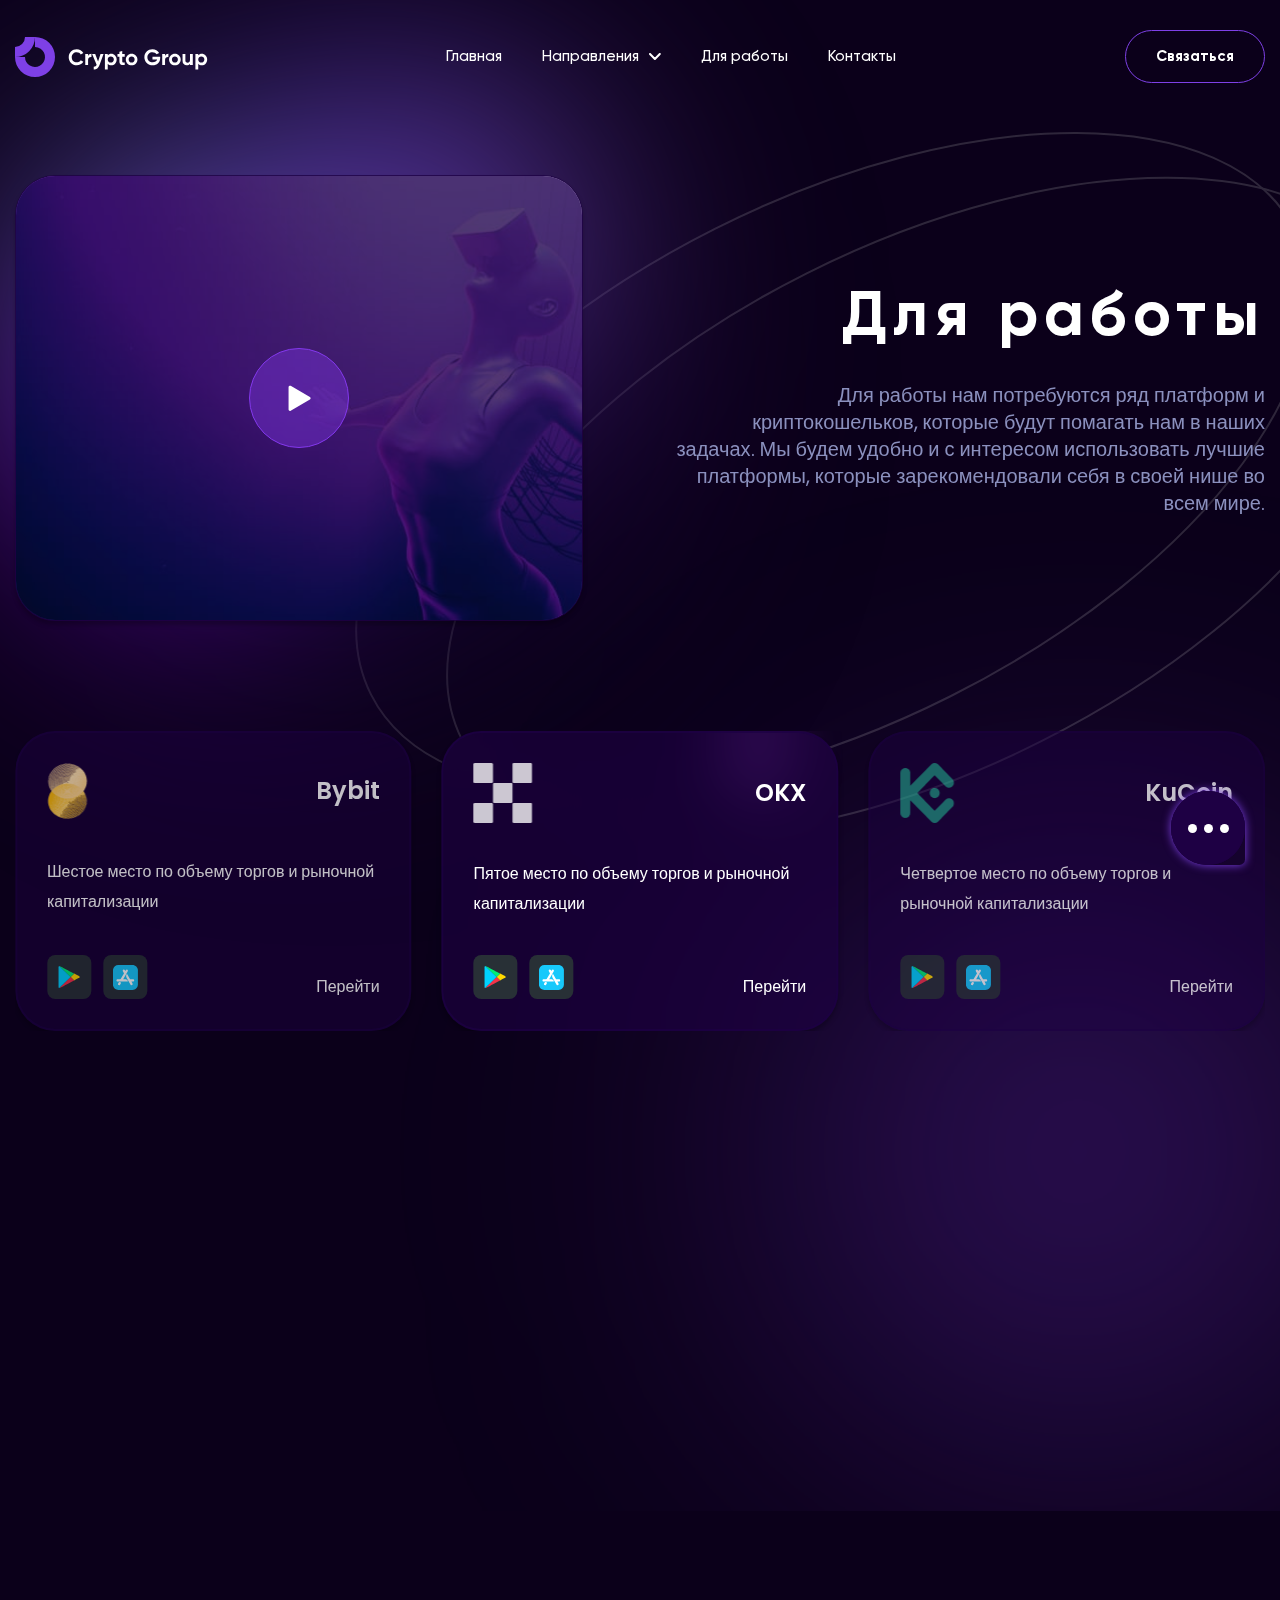
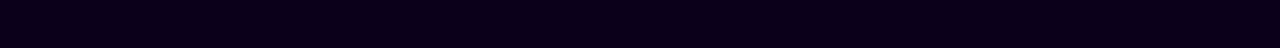
<file: tools.html>
<!DOCTYPE html>
<html lang="ru">

<head>
    <meta charset="UTF-8">
    <meta http-equiv="X-UA-Compatible" content="IE=edge">
    <meta name="viewport" content="width=device-width, initial-scale=1.0">
    <title>Tools</title>
    <link rel="preconnect" href="https://fonts.googleapis.com">
    <link rel="preconnect" href="https://fonts.gstatic.com" crossorigin>
    <link href="https://fonts.googleapis.com/css2?family=Poppins:wght@400;500&display=swap" rel="stylesheet">
    <link rel="stylesheet" href="https://cdn.jsdelivr.net/npm/swiper@8/swiper-bundle.min.css" />
    <link href="https://unpkg.com/aos@2.3.1/dist/aos.css" rel="stylesheet">
    <link rel="stylesheet" href="css/style.min.css">
</head>

<body>

    <header class="header" data-aos="fade">
        <div class="container">
            <div class="header__inner">
                <a class="header__logo logo" href="#">
                    <img class="logo__img" src="images/logo.svg" alt="logo">
                </a>
                <nav class="header__menu menu">
                    <ul class="menu__list menu-list">
                        <li class="menu-list__item">
                            <a class="menu-list__link" href="#">
                                Главная
                            </a>
                        </li>
                        <li class="menu-list__item menu-list__item--inner">
                            <p class="menu-list__text">
                                <span>
                                    Направления
                                </span>
                                <svg width="12" height="7" viewBox="0 0 12 7" fill="none"
                                    xmlns="http://www.w3.org/2000/svg">
                                    <path d="M10.776 0.999991L5.88802 5.96649L1 0.999991" stroke="white"
                                        stroke-width="2" stroke-linecap="round" stroke-linejoin="round" />
                                </svg>
                            </p>
                            <ul class="menu-list__sublist menu-sublist">
                                <li class="menu-sublist__item">
                                    <a class="menu-sublist__link" href="">
                                        Спотовая торговля
                                    </a>
                                </li>
                                <li class="menu-sublist__item">
                                    <a class="menu-sublist__link" href="staking.html">
                                        Стейкинг (Staking)
                                    </a>
                                </li>
                                <li class="menu-sublist__item">
                                    <a class="menu-sublist__link" href="arbitration.html">
                                        Арбитраж
                                    </a>
                                </li>
                                <li class="menu-sublist__item">
                                    <a class="menu-sublist__link" href="nft.html">
                                        NFT
                                    </a>
                                </li>
                                <li class="menu-sublist__item">
                                    <a class="menu-sublist__link" href="futures-trading.html">
                                        Фьючерсная торговля
                                    </a>
                                </li>
                                <li class="menu-sublist__item">
                                    <a class="menu-sublist__link" href="launchpads.html">
                                        IDO,ICO,Airdrops
                                    </a>
                                </li>
                            </ul>
                        </li>
                        <li class="menu-list__item menu-sublist__item--active">
                            <a class="menu-list__link" href="tools.html">
                                Для работы
                            </a>
                        </li>
                        <li class="menu-list__item">
                            <a class="menu-list__link" href="contacts.html">
                                Контакты
                            </a>
                        </li>
                    </ul>
                </nav>
                <div class="header__wrapper">
                    <a class="header__link btn btn--socials" href="#contact">
                        Связаться
                    </a>
                </div>
                <button class="header__burger burger">
                    <span></span>
                    <span></span>
                    <span></span>
                </button>
            </div>
        </div>
    </header>

    <div class="wrapper">
        <main class="main">
            <section class="main__needs needs">
                <div class="container">
                    <div class="needs__section-inner section-inner">
                        <div class="needs__video video" data-aos="zoom-in">
                            <a class="video__inner" target="_blank" href="https://youtu.be/XNJVO1zOyeU?si=oxLCxEj8ejYQ3nTu">
                                <img class="video__img" src="images/needs-video-img.jpg" alt="img">
                                <div class="video__play">
                                    <svg width="23" height="26" viewBox="0 0 23 26" fill="none"
                                        xmlns="http://www.w3.org/2000/svg">
                                        <path
                                            d="M21.8961 12.0434C22.837 12.5936 22.837 13.9535 21.8961 14.5037L2.70661 25.7248C1.75663 26.2803 0.562289 25.5951 0.562289 24.4947L0.56229 2.05245C0.56229 0.951977 1.75663 0.266825 2.70661 0.822327L21.8961 12.0434Z"
                                            fill="white" />
                                    </svg>
                                </div>
                            </a>
                        </div>
                        <div class="needs__titling titling titling--rigth" data-aos="fade-down">
                            <h1 class="titling__title">
                                Для работы
                            </h1>
                            <p class="titling__text">
                                Для работы нам потребуются ряд платформ и криптокошельков, которые будут помагать нам в
                                наших задачах. Мы будем удобно и с интересом использовать лучшие платформы, которые
                                зарекомендовали себя в своей нише во всем мире.
                            </p>
                        </div>
                        <h2 class="needs__bg-title bg-title" data-aos="fade-left">
                            Платформы
                        </h2>
                        <div class="needs__circle circle" data-aos="zoom-in">
                            <svg width="1254" height="981" viewBox="0 0 1254 981" fill="none"
                                xmlns="http://www.w3.org/2000/svg">
                                <g opacity="0.2">
                                    <path
                                        d="M1043.73 235.419C1076.1 299.79 1054.05 384.175 991.679 468.746C929.341 553.266 826.889 637.703 699.079 701.967C571.27 766.231 442.391 798.109 337.369 797.739C232.284 797.369 151.405 764.733 119.038 700.362C86.6719 635.991 108.713 551.606 171.088 467.035C233.426 382.515 335.879 298.078 463.688 233.814C591.498 169.55 720.376 137.672 825.398 138.042C930.483 138.412 1011.36 171.048 1043.73 235.419Z"
                                        stroke="#BDBDBD" stroke-width="2" />
                                    <path
                                        d="M1134.73 280.419C1167.1 344.79 1145.05 429.175 1082.68 513.746C1020.34 598.266 917.889 682.703 790.079 746.967C662.27 811.23 533.391 843.109 428.369 842.739C323.284 842.369 242.405 809.733 210.038 745.362C177.672 680.991 199.713 596.606 262.088 512.035C324.426 427.515 426.879 343.078 554.688 278.814C682.498 214.55 811.376 182.672 916.398 183.042C1021.48 183.412 1102.36 216.048 1134.73 280.419Z"
                                        stroke="#BDBDBD" stroke-width="2" />
                                </g>
                            </svg>
                        </div>
                    </div>
                </div>
            </section>
            <section class="main__tools tools">
                <div class="container">
                    <div class="tools__inner">
                        <div class="tools__swiper tools-swiper tools-swiper--first swiper" data-aos="fade-right">
                            <div class="swiper-wrapper">
                                <div class="tools-swiper__slide tools-slide swiper-slide">
                                    <div class="tools-slide__inner">
                                        <div class="tools-slide__top tools-slide-top">
                                            <div class="tools-slide-top__icon">
                                                <img class="tools-slide-top__icon-img" src="images/tools-img-1.png"
                                                    alt="img">
                                            </div>
                                            <h4 class="tools-slide-top__title">
                                                Huobi
                                            </h4>
                                        </div>
                                        <p class="tools-slide__text">
                                            Четырнадцатое место по объему торгов и рыночной капитализации
                                        </p>
                                        <div class="tools-slide__bottom tools-slide-bottom">
                                            <div class="tools-slide-bottom__markets">
                                                <a class="tools-slide-bottom__markets-link"
                                                    href="https://play.google.com/store/apps/details?id=pro.huobi&hl=ru&gl=US">
                                                    <svg width="22" height="23" viewBox="0 0 22 23" fill="none"
                                                        xmlns="http://www.w3.org/2000/svg">
                                                        <path
                                                            d="M15.8628 14.441C18.5897 13.0021 20.6571 11.9057 20.8353 11.8205C21.4054 11.5291 21.994 10.7582 20.8353 10.1593C20.4612 9.97098 18.447 8.90864 15.8628 7.53876L12.2803 11.0154L15.8628 14.441Z"
                                                            fill="#FFD900" />
                                                        <path
                                                            d="M12.2803 11.0154L0.873291 22.0631C1.14102 22.0971 1.44333 22.029 1.79972 21.8407C2.54795 21.4471 10.4798 17.2847 15.8628 14.4418L12.2803 11.0154Z"
                                                            fill="#F43249" />
                                                        <path
                                                            d="M12.2802 11.0154L15.8627 7.5558C15.8627 7.5558 2.60194 0.601597 1.79963 0.190972C1.49732 0.0188849 1.15866 -0.0322301 0.855469 0.0188849L12.2802 11.0154Z"
                                                            fill="#00EE76" />
                                                        <path
                                                            d="M12.2803 11.0154L0.855504 0.0187988C0.391848 0.121881 0 0.515467 0 1.32053V20.7613C0 21.4982 0.303194 22.0289 0.873235 22.0801L12.2803 11.0154Z"
                                                            fill="#00D3FF" />
                                                    </svg>
                                                </a>
                                                <a class="tools-slide-bottom__markets-link"
                                                    href="https://apps.apple.com/ru/app/huobi-buy-bitcoin-crypto/id1023263342?l=ru">
                                                    <svg width="26" height="25" viewBox="0 0 26 25" fill="none"
                                                        xmlns="http://www.w3.org/2000/svg">
                                                        <g clip-path="url(#clip0_50_9717)">
                                                            <path
                                                                d="M6.04139 0H20.0914C23.1152 0 25.5664 2.45123 25.5664 5.47499V19.525C25.5664 22.5488 23.1152 25 20.0914 25H6.04139C3.01764 25 0.566406 22.5488 0.566406 19.525V5.47499C0.566406 2.45123 3.01764 0 6.04139 0Z"
                                                                fill="url(#paint0_linear_50_9717)" />
                                                            <path
                                                                d="M8.57835 18.1455L8.5807 18.1463L7.72595 19.6267C7.41395 20.1672 6.72289 20.3523 6.18249 20.0403C5.6421 19.7283 5.45694 19.0373 5.76893 18.4969L6.3986 17.4062L6.45902 17.3016C6.56695 17.1464 6.83327 16.8788 7.36598 16.9291C7.36598 16.9291 8.61957 17.0651 8.71027 17.7167C8.7103 17.7167 8.72267 17.9311 8.57835 18.1455ZM20.7017 14.3642H18.0363C17.8548 14.352 17.7755 14.2872 17.7444 14.2495L17.7424 14.2461L14.8891 9.30409L14.8854 9.30656L14.7143 9.0612C14.4339 8.63235 13.9885 9.72922 13.9885 9.72922C13.4568 10.9514 14.064 12.3411 14.2757 12.761L18.2387 19.6252C18.5507 20.1656 19.2417 20.3508 19.7822 20.0388C20.3225 19.7268 20.5077 19.0357 20.1957 18.4953L19.2047 16.7789C19.1855 16.7373 19.1521 16.6244 19.3553 16.6239H20.7017C21.3257 16.6239 21.8316 16.1181 21.8316 15.4941C21.8316 14.8701 21.3257 14.3642 20.7017 14.3642ZM15.5246 15.9002C15.5246 15.9002 15.6668 16.6239 15.1163 16.6239H14.5658L5.26294 16.6239C4.63893 16.6239 4.13306 16.1181 4.13306 15.4941C4.13306 14.8701 4.63893 14.3642 5.26294 14.3642H7.79614C8.20512 14.3405 8.30208 14.1044 8.30208 14.1044L8.30431 14.1055L11.611 8.37818L11.61 8.37798C11.6703 8.26733 11.6201 8.1628 11.6114 8.14625L10.5193 6.25482C10.2073 5.71441 10.3925 5.02338 10.9329 4.71138C11.4733 4.39937 12.1643 4.58453 12.4763 5.12494L12.9828 6.00218L13.4884 5.1265C13.8004 4.58609 14.4914 4.40092 15.0318 4.71294C15.5722 5.02496 15.7574 5.716 15.4454 6.25638L10.844 14.2261C10.8239 14.2746 10.8177 14.3508 10.9674 14.3642H13.7178L13.7184 14.391C13.7184 14.391 15.3081 14.4157 15.5246 15.9002Z"
                                                                fill="white" />
                                                        </g>
                                                        <defs>
                                                            <linearGradient id="paint0_linear_50_9717" x1="3200.57"
                                                                y1="0" x2="3200.57" y2="6400"
                                                                gradientUnits="userSpaceOnUse">
                                                                <stop stop-color="#17C9FB" />
                                                                <stop offset="1" stop-color="#1A74E8" />
                                                            </linearGradient>
                                                            <clipPath id="clip0_50_9717">
                                                                <rect width="25" height="25" fill="white"
                                                                    transform="translate(0.566406)" />
                                                            </clipPath>
                                                        </defs>
                                                    </svg>
                                                </a>
                                            </div>
                                            <a class="tools-slide-bottom__link" href="https://www.htx.com/ru-ru/login">
                                                Перейти
                                            </a>
                                        </div>
                                    </div>
                                </div>
                                <div class="tools-swiper__slide tools-slide swiper-slide">
                                    <div class="tools-slide__inner">
                                        <div class="tools-slide__top tools-slide-top">
                                            <div class="tools-slide-top__icon">
                                                <img class="tools-slide-top__icon-img" src="images/tools-img-2.png"
                                                    alt="img">
                                            </div>
                                            <h4 class="tools-slide-top__title">
                                                Bybit
                                            </h4>
                                        </div>
                                        <p class="tools-slide__text">
                                            Шестое место по объему торгов и рыночной капитализации
                                        </p>
                                        <div class="tools-slide__bottom tools-slide-bottom">
                                            <div class="tools-slide-bottom__markets">
                                                <a class="tools-slide-bottom__markets-link"
                                                    href="https://play.google.com/store/apps/details?id=com.bybit.app&hl=ru&gl=US">
                                                    <svg width="22" height="23" viewBox="0 0 22 23" fill="none"
                                                        xmlns="http://www.w3.org/2000/svg">
                                                        <path
                                                            d="M15.8628 14.441C18.5897 13.0021 20.6571 11.9057 20.8353 11.8205C21.4054 11.5291 21.994 10.7582 20.8353 10.1593C20.4612 9.97098 18.447 8.90864 15.8628 7.53876L12.2803 11.0154L15.8628 14.441Z"
                                                            fill="#FFD900" />
                                                        <path
                                                            d="M12.2803 11.0154L0.873291 22.0631C1.14102 22.0971 1.44333 22.029 1.79972 21.8407C2.54795 21.4471 10.4798 17.2847 15.8628 14.4418L12.2803 11.0154Z"
                                                            fill="#F43249" />
                                                        <path
                                                            d="M12.2802 11.0154L15.8627 7.5558C15.8627 7.5558 2.60194 0.601597 1.79963 0.190972C1.49732 0.0188849 1.15866 -0.0322301 0.855469 0.0188849L12.2802 11.0154Z"
                                                            fill="#00EE76" />
                                                        <path
                                                            d="M12.2803 11.0154L0.855504 0.0187988C0.391848 0.121881 0 0.515467 0 1.32053V20.7613C0 21.4982 0.303194 22.0289 0.873235 22.0801L12.2803 11.0154Z"
                                                            fill="#00D3FF" />
                                                    </svg>
                                                </a>
                                                <a class="tools-slide-bottom__markets-link"
                                                    href="https://apps.apple.com/ru/app/bybit-%D1%82%D0%BE%D1%80%D0%B3%D0%BE%D0%B2%D0%BB%D1%8F-%D0%BA%D1%80%D0%B8%D0%BF%D1%82%D0%BE%D0%B2%D0%B0%D0%BB%D1%8E%D1%82%D0%B0%D0%BC%D0%B8/id1488296980?l=ru">
                                                    <svg width="26" height="25" viewBox="0 0 26 25" fill="none"
                                                        xmlns="http://www.w3.org/2000/svg">
                                                        <g clip-path="url(#clip0_50_9717)">
                                                            <path
                                                                d="M6.04139 0H20.0914C23.1152 0 25.5664 2.45123 25.5664 5.47499V19.525C25.5664 22.5488 23.1152 25 20.0914 25H6.04139C3.01764 25 0.566406 22.5488 0.566406 19.525V5.47499C0.566406 2.45123 3.01764 0 6.04139 0Z"
                                                                fill="url(#paint0_linear_50_9717)" />
                                                            <path
                                                                d="M8.57835 18.1455L8.5807 18.1463L7.72595 19.6267C7.41395 20.1672 6.72289 20.3523 6.18249 20.0403C5.6421 19.7283 5.45694 19.0373 5.76893 18.4969L6.3986 17.4062L6.45902 17.3016C6.56695 17.1464 6.83327 16.8788 7.36598 16.9291C7.36598 16.9291 8.61957 17.0651 8.71027 17.7167C8.7103 17.7167 8.72267 17.9311 8.57835 18.1455ZM20.7017 14.3642H18.0363C17.8548 14.352 17.7755 14.2872 17.7444 14.2495L17.7424 14.2461L14.8891 9.30409L14.8854 9.30656L14.7143 9.0612C14.4339 8.63235 13.9885 9.72922 13.9885 9.72922C13.4568 10.9514 14.064 12.3411 14.2757 12.761L18.2387 19.6252C18.5507 20.1656 19.2417 20.3508 19.7822 20.0388C20.3225 19.7268 20.5077 19.0357 20.1957 18.4953L19.2047 16.7789C19.1855 16.7373 19.1521 16.6244 19.3553 16.6239H20.7017C21.3257 16.6239 21.8316 16.1181 21.8316 15.4941C21.8316 14.8701 21.3257 14.3642 20.7017 14.3642ZM15.5246 15.9002C15.5246 15.9002 15.6668 16.6239 15.1163 16.6239H14.5658L5.26294 16.6239C4.63893 16.6239 4.13306 16.1181 4.13306 15.4941C4.13306 14.8701 4.63893 14.3642 5.26294 14.3642H7.79614C8.20512 14.3405 8.30208 14.1044 8.30208 14.1044L8.30431 14.1055L11.611 8.37818L11.61 8.37798C11.6703 8.26733 11.6201 8.1628 11.6114 8.14625L10.5193 6.25482C10.2073 5.71441 10.3925 5.02338 10.9329 4.71138C11.4733 4.39937 12.1643 4.58453 12.4763 5.12494L12.9828 6.00218L13.4884 5.1265C13.8004 4.58609 14.4914 4.40092 15.0318 4.71294C15.5722 5.02496 15.7574 5.716 15.4454 6.25638L10.844 14.2261C10.8239 14.2746 10.8177 14.3508 10.9674 14.3642H13.7178L13.7184 14.391C13.7184 14.391 15.3081 14.4157 15.5246 15.9002Z"
                                                                fill="white" />
                                                        </g>
                                                        <defs>
                                                            <linearGradient id="paint0_linear_50_9717" x1="3200.57"
                                                                y1="0" x2="3200.57" y2="6400"
                                                                gradientUnits="userSpaceOnUse">
                                                                <stop stop-color="#17C9FB" />
                                                                <stop offset="1" stop-color="#1A74E8" />
                                                            </linearGradient>
                                                            <clipPath id="clip0_50_9717">
                                                                <rect width="25" height="25" fill="white"
                                                                    transform="translate(0.566406)" />
                                                            </clipPath>
                                                        </defs>
                                                    </svg>
                                                </a>
                                            </div>
                                            <a class="tools-slide-bottom__link" href="https://www.bybit.com/uk-UA/">
                                                Перейти
                                            </a>
                                        </div>
                                    </div>
                                </div>
                                <div class="tools-swiper__slide tools-slide swiper-slide">
                                    <div class="tools-slide__inner">
                                        <div class="tools-slide__top tools-slide-top">
                                            <div class="tools-slide-top__icon">
                                                <img class="tools-slide-top__icon-img" src="images/tools-img-3.png"
                                                    alt="img">
                                            </div>
                                            <h4 class="tools-slide-top__title">
                                                OKX
                                            </h4>
                                        </div>
                                        <p class="tools-slide__text">
                                            Пятое место по объему торгов и рыночной капитализации
                                        </p>
                                        <div class="tools-slide__bottom tools-slide-bottom">
                                            <div class="tools-slide-bottom__markets">
                                                <a class="tools-slide-bottom__markets-link"
                                                    href="https://play.google.com/store/apps/details?id=com.okinc.okex.gp&hl=ru&gl=US">
                                                    <svg width="22" height="23" viewBox="0 0 22 23" fill="none"
                                                        xmlns="http://www.w3.org/2000/svg">
                                                        <path
                                                            d="M15.8628 14.441C18.5897 13.0021 20.6571 11.9057 20.8353 11.8205C21.4054 11.5291 21.994 10.7582 20.8353 10.1593C20.4612 9.97098 18.447 8.90864 15.8628 7.53876L12.2803 11.0154L15.8628 14.441Z"
                                                            fill="#FFD900" />
                                                        <path
                                                            d="M12.2803 11.0154L0.873291 22.0631C1.14102 22.0971 1.44333 22.029 1.79972 21.8407C2.54795 21.4471 10.4798 17.2847 15.8628 14.4418L12.2803 11.0154Z"
                                                            fill="#F43249" />
                                                        <path
                                                            d="M12.2802 11.0154L15.8627 7.5558C15.8627 7.5558 2.60194 0.601597 1.79963 0.190972C1.49732 0.0188849 1.15866 -0.0322301 0.855469 0.0188849L12.2802 11.0154Z"
                                                            fill="#00EE76" />
                                                        <path
                                                            d="M12.2803 11.0154L0.855504 0.0187988C0.391848 0.121881 0 0.515467 0 1.32053V20.7613C0 21.4982 0.303194 22.0289 0.873235 22.0801L12.2803 11.0154Z"
                                                            fill="#00D3FF" />
                                                    </svg>
                                                </a>
                                                <a class="tools-slide-bottom__markets-link"
                                                    href="https://apps.apple.com/ru/app/okx-%D0%BF%D0%BE%D0%BA%D1%83%D0%BF%D0%B0%D0%B9%D1%82%D0%B5-%D0%B1%D0%B8%D1%82%D0%BA%D0%BE%D0%B8%D0%BD-eth/id1327268470?l=ru">
                                                    <svg width="26" height="25" viewBox="0 0 26 25" fill="none"
                                                        xmlns="http://www.w3.org/2000/svg">
                                                        <g clip-path="url(#clip0_50_9717)">
                                                            <path
                                                                d="M6.04139 0H20.0914C23.1152 0 25.5664 2.45123 25.5664 5.47499V19.525C25.5664 22.5488 23.1152 25 20.0914 25H6.04139C3.01764 25 0.566406 22.5488 0.566406 19.525V5.47499C0.566406 2.45123 3.01764 0 6.04139 0Z"
                                                                fill="url(#paint0_linear_50_9717)" />
                                                            <path
                                                                d="M8.57835 18.1455L8.5807 18.1463L7.72595 19.6267C7.41395 20.1672 6.72289 20.3523 6.18249 20.0403C5.6421 19.7283 5.45694 19.0373 5.76893 18.4969L6.3986 17.4062L6.45902 17.3016C6.56695 17.1464 6.83327 16.8788 7.36598 16.9291C7.36598 16.9291 8.61957 17.0651 8.71027 17.7167C8.7103 17.7167 8.72267 17.9311 8.57835 18.1455ZM20.7017 14.3642H18.0363C17.8548 14.352 17.7755 14.2872 17.7444 14.2495L17.7424 14.2461L14.8891 9.30409L14.8854 9.30656L14.7143 9.0612C14.4339 8.63235 13.9885 9.72922 13.9885 9.72922C13.4568 10.9514 14.064 12.3411 14.2757 12.761L18.2387 19.6252C18.5507 20.1656 19.2417 20.3508 19.7822 20.0388C20.3225 19.7268 20.5077 19.0357 20.1957 18.4953L19.2047 16.7789C19.1855 16.7373 19.1521 16.6244 19.3553 16.6239H20.7017C21.3257 16.6239 21.8316 16.1181 21.8316 15.4941C21.8316 14.8701 21.3257 14.3642 20.7017 14.3642ZM15.5246 15.9002C15.5246 15.9002 15.6668 16.6239 15.1163 16.6239H14.5658L5.26294 16.6239C4.63893 16.6239 4.13306 16.1181 4.13306 15.4941C4.13306 14.8701 4.63893 14.3642 5.26294 14.3642H7.79614C8.20512 14.3405 8.30208 14.1044 8.30208 14.1044L8.30431 14.1055L11.611 8.37818L11.61 8.37798C11.6703 8.26733 11.6201 8.1628 11.6114 8.14625L10.5193 6.25482C10.2073 5.71441 10.3925 5.02338 10.9329 4.71138C11.4733 4.39937 12.1643 4.58453 12.4763 5.12494L12.9828 6.00218L13.4884 5.1265C13.8004 4.58609 14.4914 4.40092 15.0318 4.71294C15.5722 5.02496 15.7574 5.716 15.4454 6.25638L10.844 14.2261C10.8239 14.2746 10.8177 14.3508 10.9674 14.3642H13.7178L13.7184 14.391C13.7184 14.391 15.3081 14.4157 15.5246 15.9002Z"
                                                                fill="white" />
                                                        </g>
                                                        <defs>
                                                            <linearGradient id="paint0_linear_50_9717" x1="3200.57"
                                                                y1="0" x2="3200.57" y2="6400"
                                                                gradientUnits="userSpaceOnUse">
                                                                <stop stop-color="#17C9FB" />
                                                                <stop offset="1" stop-color="#1A74E8" />
                                                            </linearGradient>
                                                            <clipPath id="clip0_50_9717">
                                                                <rect width="25" height="25" fill="white"
                                                                    transform="translate(0.566406)" />
                                                            </clipPath>
                                                        </defs>
                                                    </svg>
                                                </a>
                                            </div>
                                            <a class="tools-slide-bottom__link" href="https://www.okx.com/ua">
                                                Перейти
                                            </a>
                                        </div>
                                    </div>
                                </div>
                                <div class="tools-swiper__slide tools-slide swiper-slide">
                                    <div class="tools-slide__inner">
                                        <div class="tools-slide__top tools-slide-top">
                                            <div class="tools-slide-top__icon">
                                                <img class="tools-slide-top__icon-img" src="images/tools-img-4.png"
                                                    alt="img">
                                            </div>
                                            <h4 class="tools-slide-top__title">
                                                KuCoin
                                            </h4>
                                        </div>
                                        <p class="tools-slide__text">
                                            Четвертое место по объему торгов и рыночной капитализации
                                        </p>
                                        <div class="tools-slide__bottom tools-slide-bottom">
                                            <div class="tools-slide-bottom__markets">
                                                <a class="tools-slide-bottom__markets-link" href="https://play.google.com/store/apps/details?id=com.kubi.kucoin&hl=ru&gl=US
                                                ">
                                                    <svg width="22" height="23" viewBox="0 0 22 23" fill="none"
                                                        xmlns="http://www.w3.org/2000/svg">
                                                        <path
                                                            d="M15.8628 14.441C18.5897 13.0021 20.6571 11.9057 20.8353 11.8205C21.4054 11.5291 21.994 10.7582 20.8353 10.1593C20.4612 9.97098 18.447 8.90864 15.8628 7.53876L12.2803 11.0154L15.8628 14.441Z"
                                                            fill="#FFD900" />
                                                        <path
                                                            d="M12.2803 11.0154L0.873291 22.0631C1.14102 22.0971 1.44333 22.029 1.79972 21.8407C2.54795 21.4471 10.4798 17.2847 15.8628 14.4418L12.2803 11.0154Z"
                                                            fill="#F43249" />
                                                        <path
                                                            d="M12.2802 11.0154L15.8627 7.5558C15.8627 7.5558 2.60194 0.601597 1.79963 0.190972C1.49732 0.0188849 1.15866 -0.0322301 0.855469 0.0188849L12.2802 11.0154Z"
                                                            fill="#00EE76" />
                                                        <path
                                                            d="M12.2803 11.0154L0.855504 0.0187988C0.391848 0.121881 0 0.515467 0 1.32053V20.7613C0 21.4982 0.303194 22.0289 0.873235 22.0801L12.2803 11.0154Z"
                                                            fill="#00D3FF" />
                                                    </svg>
                                                </a>
                                                <a class="tools-slide-bottom__markets-link"
                                                    href="https://apps.apple.com/ru/app/kucoin-buy-bitcoin-crypto/id1378956601?l=ru">
                                                    <svg width="26" height="25" viewBox="0 0 26 25" fill="none"
                                                        xmlns="http://www.w3.org/2000/svg">
                                                        <g clip-path="url(#clip0_50_9717)">
                                                            <path
                                                                d="M6.04139 0H20.0914C23.1152 0 25.5664 2.45123 25.5664 5.47499V19.525C25.5664 22.5488 23.1152 25 20.0914 25H6.04139C3.01764 25 0.566406 22.5488 0.566406 19.525V5.47499C0.566406 2.45123 3.01764 0 6.04139 0Z"
                                                                fill="url(#paint0_linear_50_9717)" />
                                                            <path
                                                                d="M8.57835 18.1455L8.5807 18.1463L7.72595 19.6267C7.41395 20.1672 6.72289 20.3523 6.18249 20.0403C5.6421 19.7283 5.45694 19.0373 5.76893 18.4969L6.3986 17.4062L6.45902 17.3016C6.56695 17.1464 6.83327 16.8788 7.36598 16.9291C7.36598 16.9291 8.61957 17.0651 8.71027 17.7167C8.7103 17.7167 8.72267 17.9311 8.57835 18.1455ZM20.7017 14.3642H18.0363C17.8548 14.352 17.7755 14.2872 17.7444 14.2495L17.7424 14.2461L14.8891 9.30409L14.8854 9.30656L14.7143 9.0612C14.4339 8.63235 13.9885 9.72922 13.9885 9.72922C13.4568 10.9514 14.064 12.3411 14.2757 12.761L18.2387 19.6252C18.5507 20.1656 19.2417 20.3508 19.7822 20.0388C20.3225 19.7268 20.5077 19.0357 20.1957 18.4953L19.2047 16.7789C19.1855 16.7373 19.1521 16.6244 19.3553 16.6239H20.7017C21.3257 16.6239 21.8316 16.1181 21.8316 15.4941C21.8316 14.8701 21.3257 14.3642 20.7017 14.3642ZM15.5246 15.9002C15.5246 15.9002 15.6668 16.6239 15.1163 16.6239H14.5658L5.26294 16.6239C4.63893 16.6239 4.13306 16.1181 4.13306 15.4941C4.13306 14.8701 4.63893 14.3642 5.26294 14.3642H7.79614C8.20512 14.3405 8.30208 14.1044 8.30208 14.1044L8.30431 14.1055L11.611 8.37818L11.61 8.37798C11.6703 8.26733 11.6201 8.1628 11.6114 8.14625L10.5193 6.25482C10.2073 5.71441 10.3925 5.02338 10.9329 4.71138C11.4733 4.39937 12.1643 4.58453 12.4763 5.12494L12.9828 6.00218L13.4884 5.1265C13.8004 4.58609 14.4914 4.40092 15.0318 4.71294C15.5722 5.02496 15.7574 5.716 15.4454 6.25638L10.844 14.2261C10.8239 14.2746 10.8177 14.3508 10.9674 14.3642H13.7178L13.7184 14.391C13.7184 14.391 15.3081 14.4157 15.5246 15.9002Z"
                                                                fill="white" />
                                                        </g>
                                                        <defs>
                                                            <linearGradient id="paint0_linear_50_9717" x1="3200.57"
                                                                y1="0" x2="3200.57" y2="6400"
                                                                gradientUnits="userSpaceOnUse">
                                                                <stop stop-color="#17C9FB" />
                                                                <stop offset="1" stop-color="#1A74E8" />
                                                            </linearGradient>
                                                            <clipPath id="clip0_50_9717">
                                                                <rect width="25" height="25" fill="white"
                                                                    transform="translate(0.566406)" />
                                                            </clipPath>
                                                        </defs>
                                                    </svg>
                                                </a>
                                            </div>
                                            <a class="tools-slide-bottom__link" href="https://www.kucoin.com/ru">
                                                Перейти
                                            </a>
                                        </div>
                                    </div>
                                </div>
                                <div class="tools-swiper__slide tools-slide swiper-slide">
                                    <div class="tools-slide__inner">
                                        <div class="tools-slide__top tools-slide-top">
                                            <div class="tools-slide-top__icon">
                                                <img class="tools-slide-top__icon-img" src="images/tools-img-5.png"
                                                    alt="img">
                                            </div>
                                            <h4 class="tools-slide-top__title">
                                                Binance
                                            </h4>
                                        </div>
                                        <p class="tools-slide__text">
                                            Первое место по объему торгов и рыночной капитализации
                                        </p>
                                        <div class="tools-slide__bottom tools-slide-bottom">
                                            <div class="tools-slide-bottom__markets">
                                                <a class="tools-slide-bottom__markets-link"
                                                    href="https://play.google.com/store/apps/details?id=com.binance.dev&hl=ru&gl=US">
                                                    <svg width="22" height="23" viewBox="0 0 22 23" fill="none"
                                                        xmlns="http://www.w3.org/2000/svg">
                                                        <path
                                                            d="M15.8628 14.441C18.5897 13.0021 20.6571 11.9057 20.8353 11.8205C21.4054 11.5291 21.994 10.7582 20.8353 10.1593C20.4612 9.97098 18.447 8.90864 15.8628 7.53876L12.2803 11.0154L15.8628 14.441Z"
                                                            fill="#FFD900" />
                                                        <path
                                                            d="M12.2803 11.0154L0.873291 22.0631C1.14102 22.0971 1.44333 22.029 1.79972 21.8407C2.54795 21.4471 10.4798 17.2847 15.8628 14.4418L12.2803 11.0154Z"
                                                            fill="#F43249" />
                                                        <path
                                                            d="M12.2802 11.0154L15.8627 7.5558C15.8627 7.5558 2.60194 0.601597 1.79963 0.190972C1.49732 0.0188849 1.15866 -0.0322301 0.855469 0.0188849L12.2802 11.0154Z"
                                                            fill="#00EE76" />
                                                        <path
                                                            d="M12.2803 11.0154L0.855504 0.0187988C0.391848 0.121881 0 0.515467 0 1.32053V20.7613C0 21.4982 0.303194 22.0289 0.873235 22.0801L12.2803 11.0154Z"
                                                            fill="#00D3FF" />
                                                    </svg>
                                                </a>
                                                <a class="tools-slide-bottom__markets-link"
                                                    href="https://apps.apple.com/ru/app/binance-%D1%82%D0%BE%D1%80%D0%B3%D0%BE%D0%B2%D0%BB%D1%8F-%D0%B1%D0%B8%D1%82%D0%BA%D0%BE%D0%B8%D0%BD%D0%BE%D0%BC/id1436799971?l=ru">
                                                    <svg width="26" height="25" viewBox="0 0 26 25" fill="none"
                                                        xmlns="http://www.w3.org/2000/svg">
                                                        <g clip-path="url(#clip0_50_9717)">
                                                            <path
                                                                d="M6.04139 0H20.0914C23.1152 0 25.5664 2.45123 25.5664 5.47499V19.525C25.5664 22.5488 23.1152 25 20.0914 25H6.04139C3.01764 25 0.566406 22.5488 0.566406 19.525V5.47499C0.566406 2.45123 3.01764 0 6.04139 0Z"
                                                                fill="url(#paint0_linear_50_9717)" />
                                                            <path
                                                                d="M8.57835 18.1455L8.5807 18.1463L7.72595 19.6267C7.41395 20.1672 6.72289 20.3523 6.18249 20.0403C5.6421 19.7283 5.45694 19.0373 5.76893 18.4969L6.3986 17.4062L6.45902 17.3016C6.56695 17.1464 6.83327 16.8788 7.36598 16.9291C7.36598 16.9291 8.61957 17.0651 8.71027 17.7167C8.7103 17.7167 8.72267 17.9311 8.57835 18.1455ZM20.7017 14.3642H18.0363C17.8548 14.352 17.7755 14.2872 17.7444 14.2495L17.7424 14.2461L14.8891 9.30409L14.8854 9.30656L14.7143 9.0612C14.4339 8.63235 13.9885 9.72922 13.9885 9.72922C13.4568 10.9514 14.064 12.3411 14.2757 12.761L18.2387 19.6252C18.5507 20.1656 19.2417 20.3508 19.7822 20.0388C20.3225 19.7268 20.5077 19.0357 20.1957 18.4953L19.2047 16.7789C19.1855 16.7373 19.1521 16.6244 19.3553 16.6239H20.7017C21.3257 16.6239 21.8316 16.1181 21.8316 15.4941C21.8316 14.8701 21.3257 14.3642 20.7017 14.3642ZM15.5246 15.9002C15.5246 15.9002 15.6668 16.6239 15.1163 16.6239H14.5658L5.26294 16.6239C4.63893 16.6239 4.13306 16.1181 4.13306 15.4941C4.13306 14.8701 4.63893 14.3642 5.26294 14.3642H7.79614C8.20512 14.3405 8.30208 14.1044 8.30208 14.1044L8.30431 14.1055L11.611 8.37818L11.61 8.37798C11.6703 8.26733 11.6201 8.1628 11.6114 8.14625L10.5193 6.25482C10.2073 5.71441 10.3925 5.02338 10.9329 4.71138C11.4733 4.39937 12.1643 4.58453 12.4763 5.12494L12.9828 6.00218L13.4884 5.1265C13.8004 4.58609 14.4914 4.40092 15.0318 4.71294C15.5722 5.02496 15.7574 5.716 15.4454 6.25638L10.844 14.2261C10.8239 14.2746 10.8177 14.3508 10.9674 14.3642H13.7178L13.7184 14.391C13.7184 14.391 15.3081 14.4157 15.5246 15.9002Z"
                                                                fill="white" />
                                                        </g>
                                                        <defs>
                                                            <linearGradient id="paint0_linear_50_9717" x1="3200.57"
                                                                y1="0" x2="3200.57" y2="6400"
                                                                gradientUnits="userSpaceOnUse">
                                                                <stop stop-color="#17C9FB" />
                                                                <stop offset="1" stop-color="#1A74E8" />
                                                            </linearGradient>
                                                            <clipPath id="clip0_50_9717">
                                                                <rect width="25" height="25" fill="white"
                                                                    transform="translate(0.566406)" />
                                                            </clipPath>
                                                        </defs>
                                                    </svg>
                                                </a>
                                            </div>
                                            <a class="tools-slide-bottom__link" href="https://www.binance.com/uk-UA">
                                                Перейти
                                            </a>
                                        </div>
                                    </div>
                                </div>
                            </div>
                        </div>
                        <div class="tools__swiper tools-swiper tools-swiper--second swiper" data-aos="fade-left">
                            <div class="swiper-wrapper">
                                <div class="tools-swiper__slide tools-slide swiper-slide">
                                    <div class="tools-slide__inner">
                                        <div class="tools-slide__top tools-slide-top">
                                            <div class="tools-slide-top__icon">
                                                <img class="tools-slide-top__icon-img" src="images/tools-img-6.png"
                                                    alt="img">
                                            </div>
                                            <h4 class="tools-slide-top__title">
                                                Exodus
                                            </h4>
                                        </div>
                                        <p class="tools-slide__text">
                                            Четырнадцатое место по объему торгов и рыночной капитализации
                                        </p>
                                        <div class="tools-slide__bottom tools-slide-bottom">
                                            <div class="tools-slide-bottom__markets">
                                                <a class="tools-slide-bottom__markets-link" href="https://play.google.com/store/apps/details?id=exodusmovement.exodus&hl=ru">
                                                    <svg width="22" height="23" viewBox="0 0 22 23" fill="none"
                                                        xmlns="http://www.w3.org/2000/svg">
                                                        <path
                                                            d="M15.8628 14.441C18.5897 13.0021 20.6571 11.9057 20.8353 11.8205C21.4054 11.5291 21.994 10.7582 20.8353 10.1593C20.4612 9.97098 18.447 8.90864 15.8628 7.53876L12.2803 11.0154L15.8628 14.441Z"
                                                            fill="#FFD900" />
                                                        <path
                                                            d="M12.2803 11.0154L0.873291 22.0631C1.14102 22.0971 1.44333 22.029 1.79972 21.8407C2.54795 21.4471 10.4798 17.2847 15.8628 14.4418L12.2803 11.0154Z"
                                                            fill="#F43249" />
                                                        <path
                                                            d="M12.2802 11.0154L15.8627 7.5558C15.8627 7.5558 2.60194 0.601597 1.79963 0.190972C1.49732 0.0188849 1.15866 -0.0322301 0.855469 0.0188849L12.2802 11.0154Z"
                                                            fill="#00EE76" />
                                                        <path
                                                            d="M12.2803 11.0154L0.855504 0.0187988C0.391848 0.121881 0 0.515467 0 1.32053V20.7613C0 21.4982 0.303194 22.0289 0.873235 22.0801L12.2803 11.0154Z"
                                                            fill="#00D3FF" />
                                                    </svg>
                                                </a>
                                                <a class="tools-slide-bottom__markets-link" href="https://apps.apple.com/ru/app/exodus-crypto-bitcoin-wallet/id1414384820?l=ru">
                                                    <svg width="26" height="25" viewBox="0 0 26 25" fill="none"
                                                        xmlns="http://www.w3.org/2000/svg">
                                                        <g clip-path="url(#clip0_50_9717)">
                                                            <path
                                                                d="M6.04139 0H20.0914C23.1152 0 25.5664 2.45123 25.5664 5.47499V19.525C25.5664 22.5488 23.1152 25 20.0914 25H6.04139C3.01764 25 0.566406 22.5488 0.566406 19.525V5.47499C0.566406 2.45123 3.01764 0 6.04139 0Z"
                                                                fill="url(#paint0_linear_50_9717)" />
                                                            <path
                                                                d="M8.57835 18.1455L8.5807 18.1463L7.72595 19.6267C7.41395 20.1672 6.72289 20.3523 6.18249 20.0403C5.6421 19.7283 5.45694 19.0373 5.76893 18.4969L6.3986 17.4062L6.45902 17.3016C6.56695 17.1464 6.83327 16.8788 7.36598 16.9291C7.36598 16.9291 8.61957 17.0651 8.71027 17.7167C8.7103 17.7167 8.72267 17.9311 8.57835 18.1455ZM20.7017 14.3642H18.0363C17.8548 14.352 17.7755 14.2872 17.7444 14.2495L17.7424 14.2461L14.8891 9.30409L14.8854 9.30656L14.7143 9.0612C14.4339 8.63235 13.9885 9.72922 13.9885 9.72922C13.4568 10.9514 14.064 12.3411 14.2757 12.761L18.2387 19.6252C18.5507 20.1656 19.2417 20.3508 19.7822 20.0388C20.3225 19.7268 20.5077 19.0357 20.1957 18.4953L19.2047 16.7789C19.1855 16.7373 19.1521 16.6244 19.3553 16.6239H20.7017C21.3257 16.6239 21.8316 16.1181 21.8316 15.4941C21.8316 14.8701 21.3257 14.3642 20.7017 14.3642ZM15.5246 15.9002C15.5246 15.9002 15.6668 16.6239 15.1163 16.6239H14.5658L5.26294 16.6239C4.63893 16.6239 4.13306 16.1181 4.13306 15.4941C4.13306 14.8701 4.63893 14.3642 5.26294 14.3642H7.79614C8.20512 14.3405 8.30208 14.1044 8.30208 14.1044L8.30431 14.1055L11.611 8.37818L11.61 8.37798C11.6703 8.26733 11.6201 8.1628 11.6114 8.14625L10.5193 6.25482C10.2073 5.71441 10.3925 5.02338 10.9329 4.71138C11.4733 4.39937 12.1643 4.58453 12.4763 5.12494L12.9828 6.00218L13.4884 5.1265C13.8004 4.58609 14.4914 4.40092 15.0318 4.71294C15.5722 5.02496 15.7574 5.716 15.4454 6.25638L10.844 14.2261C10.8239 14.2746 10.8177 14.3508 10.9674 14.3642H13.7178L13.7184 14.391C13.7184 14.391 15.3081 14.4157 15.5246 15.9002Z"
                                                                fill="white" />
                                                        </g>
                                                        <defs>
                                                            <linearGradient id="paint0_linear_50_9717" x1="3200.57"
                                                                y1="0" x2="3200.57" y2="6400"
                                                                gradientUnits="userSpaceOnUse">
                                                                <stop stop-color="#17C9FB" />
                                                                <stop offset="1" stop-color="#1A74E8" />
                                                            </linearGradient>
                                                            <clipPath id="clip0_50_9717">
                                                                <rect width="25" height="25" fill="white"
                                                                    transform="translate(0.566406)" />
                                                            </clipPath>
                                                        </defs>
                                                    </svg>
                                                </a>
                                            </div>
                                            <a class="tools-slide-bottom__link" href="https://www.exodus.com/">
                                                Перейти
                                            </a>
                                        </div>
                                    </div>
                                </div>
                                <div class="tools-swiper__slide tools-slide swiper-slide">
                                    <div class="tools-slide__inner">
                                        <div class="tools-slide__top tools-slide-top">
                                            <div class="tools-slide-top__icon">
                                                <img class="tools-slide-top__icon-img" src="images/tools-img-7.png"
                                                    alt="img">
                                            </div>
                                            <h4 class="tools-slide-top__title">
                                                Phantom
                                            </h4>
                                        </div>
                                        <p class="tools-slide__text">
                                            Шестое место по объему торгов и рыночной капитализации
                                        </p>
                                        <div class="tools-slide__bottom tools-slide-bottom">
                                            <div class="tools-slide-bottom__markets">
                                                <a class="tools-slide-bottom__markets-link" href="https://play.google.com/store/apps/details?id=app.phantom&hl=ru">
                                                    <svg width="22" height="23" viewBox="0 0 22 23" fill="none"
                                                        xmlns="http://www.w3.org/2000/svg">
                                                        <path
                                                            d="M15.8628 14.441C18.5897 13.0021 20.6571 11.9057 20.8353 11.8205C21.4054 11.5291 21.994 10.7582 20.8353 10.1593C20.4612 9.97098 18.447 8.90864 15.8628 7.53876L12.2803 11.0154L15.8628 14.441Z"
                                                            fill="#FFD900" />
                                                        <path
                                                            d="M12.2803 11.0154L0.873291 22.0631C1.14102 22.0971 1.44333 22.029 1.79972 21.8407C2.54795 21.4471 10.4798 17.2847 15.8628 14.4418L12.2803 11.0154Z"
                                                            fill="#F43249" />
                                                        <path
                                                            d="M12.2802 11.0154L15.8627 7.5558C15.8627 7.5558 2.60194 0.601597 1.79963 0.190972C1.49732 0.0188849 1.15866 -0.0322301 0.855469 0.0188849L12.2802 11.0154Z"
                                                            fill="#00EE76" />
                                                        <path
                                                            d="M12.2803 11.0154L0.855504 0.0187988C0.391848 0.121881 0 0.515467 0 1.32053V20.7613C0 21.4982 0.303194 22.0289 0.873235 22.0801L12.2803 11.0154Z"
                                                            fill="#00D3FF" />
                                                    </svg>
                                                </a>
                                                <a class="tools-slide-bottom__markets-link" href="https://apps.apple.com/ua/app/phantom-crypto-wallet/id1598432977?l=ru">
                                                    <svg width="26" height="25" viewBox="0 0 26 25" fill="none"
                                                        xmlns="http://www.w3.org/2000/svg">
                                                        <g clip-path="url(#clip0_50_9717)">
                                                            <path
                                                                d="M6.04139 0H20.0914C23.1152 0 25.5664 2.45123 25.5664 5.47499V19.525C25.5664 22.5488 23.1152 25 20.0914 25H6.04139C3.01764 25 0.566406 22.5488 0.566406 19.525V5.47499C0.566406 2.45123 3.01764 0 6.04139 0Z"
                                                                fill="url(#paint0_linear_50_9717)" />
                                                            <path
                                                                d="M8.57835 18.1455L8.5807 18.1463L7.72595 19.6267C7.41395 20.1672 6.72289 20.3523 6.18249 20.0403C5.6421 19.7283 5.45694 19.0373 5.76893 18.4969L6.3986 17.4062L6.45902 17.3016C6.56695 17.1464 6.83327 16.8788 7.36598 16.9291C7.36598 16.9291 8.61957 17.0651 8.71027 17.7167C8.7103 17.7167 8.72267 17.9311 8.57835 18.1455ZM20.7017 14.3642H18.0363C17.8548 14.352 17.7755 14.2872 17.7444 14.2495L17.7424 14.2461L14.8891 9.30409L14.8854 9.30656L14.7143 9.0612C14.4339 8.63235 13.9885 9.72922 13.9885 9.72922C13.4568 10.9514 14.064 12.3411 14.2757 12.761L18.2387 19.6252C18.5507 20.1656 19.2417 20.3508 19.7822 20.0388C20.3225 19.7268 20.5077 19.0357 20.1957 18.4953L19.2047 16.7789C19.1855 16.7373 19.1521 16.6244 19.3553 16.6239H20.7017C21.3257 16.6239 21.8316 16.1181 21.8316 15.4941C21.8316 14.8701 21.3257 14.3642 20.7017 14.3642ZM15.5246 15.9002C15.5246 15.9002 15.6668 16.6239 15.1163 16.6239H14.5658L5.26294 16.6239C4.63893 16.6239 4.13306 16.1181 4.13306 15.4941C4.13306 14.8701 4.63893 14.3642 5.26294 14.3642H7.79614C8.20512 14.3405 8.30208 14.1044 8.30208 14.1044L8.30431 14.1055L11.611 8.37818L11.61 8.37798C11.6703 8.26733 11.6201 8.1628 11.6114 8.14625L10.5193 6.25482C10.2073 5.71441 10.3925 5.02338 10.9329 4.71138C11.4733 4.39937 12.1643 4.58453 12.4763 5.12494L12.9828 6.00218L13.4884 5.1265C13.8004 4.58609 14.4914 4.40092 15.0318 4.71294C15.5722 5.02496 15.7574 5.716 15.4454 6.25638L10.844 14.2261C10.8239 14.2746 10.8177 14.3508 10.9674 14.3642H13.7178L13.7184 14.391C13.7184 14.391 15.3081 14.4157 15.5246 15.9002Z"
                                                                fill="white" />
                                                        </g>
                                                        <defs>
                                                            <linearGradient id="paint0_linear_50_9717" x1="3200.57"
                                                                y1="0" x2="3200.57" y2="6400"
                                                                gradientUnits="userSpaceOnUse">
                                                                <stop stop-color="#17C9FB" />
                                                                <stop offset="1" stop-color="#1A74E8" />
                                                            </linearGradient>
                                                            <clipPath id="clip0_50_9717">
                                                                <rect width="25" height="25" fill="white"
                                                                    transform="translate(0.566406)" />
                                                            </clipPath>
                                                        </defs>
                                                    </svg>
                                                </a>
                                            </div>
                                            <a class="tools-slide-bottom__link" href="https://phantom.app/">
                                                Перейти
                                            </a>
                                        </div>
                                    </div>
                                </div>
                                <div class="tools-swiper__slide tools-slide swiper-slide">
                                    <div class="tools-slide__inner">
                                        <div class="tools-slide__top tools-slide-top">
                                            <div class="tools-slide-top__icon">
                                                <img class="tools-slide-top__icon-img" src="images/tools-img-8.png"
                                                    alt="img">
                                            </div>
                                            <h4 class="tools-slide-top__title">
                                                Trust Wallet
                                            </h4>
                                        </div>
                                        <p class="tools-slide__text">
                                            Пятое место по объему торгов и рыночной капитализации
                                        </p>
                                        <div class="tools-slide__bottom tools-slide-bottom">
                                            <div class="tools-slide-bottom__markets">
                                                <a class="tools-slide-bottom__markets-link" href="https://play.google.com/store/apps/details?id=com.wallet.crypto.trustapp&hl=uk&gl=US">
                                                    <svg width="22" height="23" viewBox="0 0 22 23" fill="none"
                                                        xmlns="http://www.w3.org/2000/svg">
                                                        <path
                                                            d="M15.8628 14.441C18.5897 13.0021 20.6571 11.9057 20.8353 11.8205C21.4054 11.5291 21.994 10.7582 20.8353 10.1593C20.4612 9.97098 18.447 8.90864 15.8628 7.53876L12.2803 11.0154L15.8628 14.441Z"
                                                            fill="#FFD900" />
                                                        <path
                                                            d="M12.2803 11.0154L0.873291 22.0631C1.14102 22.0971 1.44333 22.029 1.79972 21.8407C2.54795 21.4471 10.4798 17.2847 15.8628 14.4418L12.2803 11.0154Z"
                                                            fill="#F43249" />
                                                        <path
                                                            d="M12.2802 11.0154L15.8627 7.5558C15.8627 7.5558 2.60194 0.601597 1.79963 0.190972C1.49732 0.0188849 1.15866 -0.0322301 0.855469 0.0188849L12.2802 11.0154Z"
                                                            fill="#00EE76" />
                                                        <path
                                                            d="M12.2803 11.0154L0.855504 0.0187988C0.391848 0.121881 0 0.515467 0 1.32053V20.7613C0 21.4982 0.303194 22.0289 0.873235 22.0801L12.2803 11.0154Z"
                                                            fill="#00D3FF" />
                                                    </svg>
                                                </a>
                                                <a class="tools-slide-bottom__markets-link" href="https://apps.apple.com/ru/app/trust-%D0%BA%D1%80%D0%B8%D0%BF%D1%82%D0%BE-%D0%B1%D0%B8%D1%82%D0%BA%D0%BE%D0%B8%D0%BD-%D0%BA%D0%BE%D1%88%D0%B5%D0%BB%D0%B5%D0%BA/id1288339409?l=ru">
                                                    <svg width="26" height="25" viewBox="0 0 26 25" fill="none"
                                                        xmlns="http://www.w3.org/2000/svg">
                                                        <g clip-path="url(#clip0_50_9717)">
                                                            <path
                                                                d="M6.04139 0H20.0914C23.1152 0 25.5664 2.45123 25.5664 5.47499V19.525C25.5664 22.5488 23.1152 25 20.0914 25H6.04139C3.01764 25 0.566406 22.5488 0.566406 19.525V5.47499C0.566406 2.45123 3.01764 0 6.04139 0Z"
                                                                fill="url(#paint0_linear_50_9717)" />
                                                            <path
                                                                d="M8.57835 18.1455L8.5807 18.1463L7.72595 19.6267C7.41395 20.1672 6.72289 20.3523 6.18249 20.0403C5.6421 19.7283 5.45694 19.0373 5.76893 18.4969L6.3986 17.4062L6.45902 17.3016C6.56695 17.1464 6.83327 16.8788 7.36598 16.9291C7.36598 16.9291 8.61957 17.0651 8.71027 17.7167C8.7103 17.7167 8.72267 17.9311 8.57835 18.1455ZM20.7017 14.3642H18.0363C17.8548 14.352 17.7755 14.2872 17.7444 14.2495L17.7424 14.2461L14.8891 9.30409L14.8854 9.30656L14.7143 9.0612C14.4339 8.63235 13.9885 9.72922 13.9885 9.72922C13.4568 10.9514 14.064 12.3411 14.2757 12.761L18.2387 19.6252C18.5507 20.1656 19.2417 20.3508 19.7822 20.0388C20.3225 19.7268 20.5077 19.0357 20.1957 18.4953L19.2047 16.7789C19.1855 16.7373 19.1521 16.6244 19.3553 16.6239H20.7017C21.3257 16.6239 21.8316 16.1181 21.8316 15.4941C21.8316 14.8701 21.3257 14.3642 20.7017 14.3642ZM15.5246 15.9002C15.5246 15.9002 15.6668 16.6239 15.1163 16.6239H14.5658L5.26294 16.6239C4.63893 16.6239 4.13306 16.1181 4.13306 15.4941C4.13306 14.8701 4.63893 14.3642 5.26294 14.3642H7.79614C8.20512 14.3405 8.30208 14.1044 8.30208 14.1044L8.30431 14.1055L11.611 8.37818L11.61 8.37798C11.6703 8.26733 11.6201 8.1628 11.6114 8.14625L10.5193 6.25482C10.2073 5.71441 10.3925 5.02338 10.9329 4.71138C11.4733 4.39937 12.1643 4.58453 12.4763 5.12494L12.9828 6.00218L13.4884 5.1265C13.8004 4.58609 14.4914 4.40092 15.0318 4.71294C15.5722 5.02496 15.7574 5.716 15.4454 6.25638L10.844 14.2261C10.8239 14.2746 10.8177 14.3508 10.9674 14.3642H13.7178L13.7184 14.391C13.7184 14.391 15.3081 14.4157 15.5246 15.9002Z"
                                                                fill="white" />
                                                        </g>
                                                        <defs>
                                                            <linearGradient id="paint0_linear_50_9717" x1="3200.57"
                                                                y1="0" x2="3200.57" y2="6400"
                                                                gradientUnits="userSpaceOnUse">
                                                                <stop stop-color="#17C9FB" />
                                                                <stop offset="1" stop-color="#1A74E8" />
                                                            </linearGradient>
                                                            <clipPath id="clip0_50_9717">
                                                                <rect width="25" height="25" fill="white"
                                                                    transform="translate(0.566406)" />
                                                            </clipPath>
                                                        </defs>
                                                    </svg>
                                                </a>
                                            </div>
                                            <a class="tools-slide-bottom__link" href="https://trustwallet.com/ru">
                                                Перейти
                                            </a>
                                        </div>
                                    </div>
                                </div>
                                <div class="tools-swiper__slide tools-slide swiper-slide">
                                    <div class="tools-slide__inner">
                                        <div class="tools-slide__top tools-slide-top">
                                            <div class="tools-slide-top__icon">
                                                <img class="tools-slide-top__icon-img" src="images/tools-img-9.png"
                                                    alt="img">
                                            </div>
                                            <h4 class="tools-slide-top__title">
                                                Meta Mask
                                            </h4>
                                        </div>
                                        <p class="tools-slide__text">
                                            Четвертое место по объему торгов и рыночной капитализации
                                        </p>
                                        <div class="tools-slide__bottom tools-slide-bottom">
                                            <div class="tools-slide-bottom__markets">
                                                <a class="tools-slide-bottom__markets-link" href="https://play.google.com/store/apps/details?id=io.metamask&hl=ru">
                                                    <svg width="22" height="23" viewBox="0 0 22 23" fill="none"
                                                        xmlns="http://www.w3.org/2000/svg">
                                                        <path
                                                            d="M15.8628 14.441C18.5897 13.0021 20.6571 11.9057 20.8353 11.8205C21.4054 11.5291 21.994 10.7582 20.8353 10.1593C20.4612 9.97098 18.447 8.90864 15.8628 7.53876L12.2803 11.0154L15.8628 14.441Z"
                                                            fill="#FFD900" />
                                                        <path
                                                            d="M12.2803 11.0154L0.873291 22.0631C1.14102 22.0971 1.44333 22.029 1.79972 21.8407C2.54795 21.4471 10.4798 17.2847 15.8628 14.4418L12.2803 11.0154Z"
                                                            fill="#F43249" />
                                                        <path
                                                            d="M12.2802 11.0154L15.8627 7.5558C15.8627 7.5558 2.60194 0.601597 1.79963 0.190972C1.49732 0.0188849 1.15866 -0.0322301 0.855469 0.0188849L12.2802 11.0154Z"
                                                            fill="#00EE76" />
                                                        <path
                                                            d="M12.2803 11.0154L0.855504 0.0187988C0.391848 0.121881 0 0.515467 0 1.32053V20.7613C0 21.4982 0.303194 22.0289 0.873235 22.0801L12.2803 11.0154Z"
                                                            fill="#00D3FF" />
                                                    </svg>
                                                </a>
                                                <a class="tools-slide-bottom__markets-link" href="https://apps.apple.com/ru/app/metamask-blockchain-wallet/id1438144202?l=ru">
                                                    <svg width="26" height="25" viewBox="0 0 26 25" fill="none"
                                                        xmlns="http://www.w3.org/2000/svg">
                                                        <g clip-path="url(#clip0_50_9717)">
                                                            <path
                                                                d="M6.04139 0H20.0914C23.1152 0 25.5664 2.45123 25.5664 5.47499V19.525C25.5664 22.5488 23.1152 25 20.0914 25H6.04139C3.01764 25 0.566406 22.5488 0.566406 19.525V5.47499C0.566406 2.45123 3.01764 0 6.04139 0Z"
                                                                fill="url(#paint0_linear_50_9717)" />
                                                            <path
                                                                d="M8.57835 18.1455L8.5807 18.1463L7.72595 19.6267C7.41395 20.1672 6.72289 20.3523 6.18249 20.0403C5.6421 19.7283 5.45694 19.0373 5.76893 18.4969L6.3986 17.4062L6.45902 17.3016C6.56695 17.1464 6.83327 16.8788 7.36598 16.9291C7.36598 16.9291 8.61957 17.0651 8.71027 17.7167C8.7103 17.7167 8.72267 17.9311 8.57835 18.1455ZM20.7017 14.3642H18.0363C17.8548 14.352 17.7755 14.2872 17.7444 14.2495L17.7424 14.2461L14.8891 9.30409L14.8854 9.30656L14.7143 9.0612C14.4339 8.63235 13.9885 9.72922 13.9885 9.72922C13.4568 10.9514 14.064 12.3411 14.2757 12.761L18.2387 19.6252C18.5507 20.1656 19.2417 20.3508 19.7822 20.0388C20.3225 19.7268 20.5077 19.0357 20.1957 18.4953L19.2047 16.7789C19.1855 16.7373 19.1521 16.6244 19.3553 16.6239H20.7017C21.3257 16.6239 21.8316 16.1181 21.8316 15.4941C21.8316 14.8701 21.3257 14.3642 20.7017 14.3642ZM15.5246 15.9002C15.5246 15.9002 15.6668 16.6239 15.1163 16.6239H14.5658L5.26294 16.6239C4.63893 16.6239 4.13306 16.1181 4.13306 15.4941C4.13306 14.8701 4.63893 14.3642 5.26294 14.3642H7.79614C8.20512 14.3405 8.30208 14.1044 8.30208 14.1044L8.30431 14.1055L11.611 8.37818L11.61 8.37798C11.6703 8.26733 11.6201 8.1628 11.6114 8.14625L10.5193 6.25482C10.2073 5.71441 10.3925 5.02338 10.9329 4.71138C11.4733 4.39937 12.1643 4.58453 12.4763 5.12494L12.9828 6.00218L13.4884 5.1265C13.8004 4.58609 14.4914 4.40092 15.0318 4.71294C15.5722 5.02496 15.7574 5.716 15.4454 6.25638L10.844 14.2261C10.8239 14.2746 10.8177 14.3508 10.9674 14.3642H13.7178L13.7184 14.391C13.7184 14.391 15.3081 14.4157 15.5246 15.9002Z"
                                                                fill="white" />
                                                        </g>
                                                        <defs>
                                                            <linearGradient id="paint0_linear_50_9717" x1="3200.57"
                                                                y1="0" x2="3200.57" y2="6400"
                                                                gradientUnits="userSpaceOnUse">
                                                                <stop stop-color="#17C9FB" />
                                                                <stop offset="1" stop-color="#1A74E8" />
                                                            </linearGradient>
                                                            <clipPath id="clip0_50_9717">
                                                                <rect width="25" height="25" fill="white"
                                                                    transform="translate(0.566406)" />
                                                            </clipPath>
                                                        </defs>
                                                    </svg>
                                                </a>
                                            </div>
                                            <a class="tools-slide-bottom__link" href="https://metamask.io/">
                                                Перейти
                                            </a>
                                        </div>
                                    </div>
                                </div>
                                <div class="tools-swiper__slide tools-slide swiper-slide">
                                    <div class="tools-slide__inner">
                                        <div class="tools-slide__top tools-slide-top">
                                            <div class="tools-slide-top__icon">
                                                <img class="tools-slide-top__icon-img" src="images/tools-img-10.png"
                                                    alt="img">
                                            </div>
                                            <h4 class="tools-slide-top__title">
                                                Guarda
                                            </h4>
                                        </div>
                                        <p class="tools-slide__text">
                                            Первое место по объему торгов и рыночной капитализации
                                        </p>
                                        <div class="tools-slide__bottom tools-slide-bottom">
                                            <div class="tools-slide-bottom__markets">
                                                <a class="tools-slide-bottom__markets-link" href="https://play.google.com/store/apps/details?id=com.crypto.multiwallet&hl=ru">
                                                    <svg width="22" height="23" viewBox="0 0 22 23" fill="none"
                                                        xmlns="http://www.w3.org/2000/svg">
                                                        <path
                                                            d="M15.8628 14.441C18.5897 13.0021 20.6571 11.9057 20.8353 11.8205C21.4054 11.5291 21.994 10.7582 20.8353 10.1593C20.4612 9.97098 18.447 8.90864 15.8628 7.53876L12.2803 11.0154L15.8628 14.441Z"
                                                            fill="#FFD900" />
                                                        <path
                                                            d="M12.2803 11.0154L0.873291 22.0631C1.14102 22.0971 1.44333 22.029 1.79972 21.8407C2.54795 21.4471 10.4798 17.2847 15.8628 14.4418L12.2803 11.0154Z"
                                                            fill="#F43249" />
                                                        <path
                                                            d="M12.2802 11.0154L15.8627 7.5558C15.8627 7.5558 2.60194 0.601597 1.79963 0.190972C1.49732 0.0188849 1.15866 -0.0322301 0.855469 0.0188849L12.2802 11.0154Z"
                                                            fill="#00EE76" />
                                                        <path
                                                            d="M12.2803 11.0154L0.855504 0.0187988C0.391848 0.121881 0 0.515467 0 1.32053V20.7613C0 21.4982 0.303194 22.0289 0.873235 22.0801L12.2803 11.0154Z"
                                                            fill="#00D3FF" />
                                                    </svg>
                                                </a>
                                                <a class="tools-slide-bottom__markets-link" href="https://apps.apple.com/ru/app/guarda-%D0%BA%D1%80%D0%B8%D0%BF%D1%82%D0%BE-%D0%BA%D0%BE%D1%88%D0%B5%D0%BB%D0%B5%D0%BA-%D0%B1%D0%B8%D1%82%D0%BA%D0%BE%D0%B8%D0%BD/id1442083982?l=ru">
                                                    <svg width="26" height="25" viewBox="0 0 26 25" fill="none"
                                                        xmlns="http://www.w3.org/2000/svg">
                                                        <g clip-path="url(#clip0_50_9717)">
                                                            <path
                                                                d="M6.04139 0H20.0914C23.1152 0 25.5664 2.45123 25.5664 5.47499V19.525C25.5664 22.5488 23.1152 25 20.0914 25H6.04139C3.01764 25 0.566406 22.5488 0.566406 19.525V5.47499C0.566406 2.45123 3.01764 0 6.04139 0Z"
                                                                fill="url(#paint0_linear_50_9717)" />
                                                            <path
                                                                d="M8.57835 18.1455L8.5807 18.1463L7.72595 19.6267C7.41395 20.1672 6.72289 20.3523 6.18249 20.0403C5.6421 19.7283 5.45694 19.0373 5.76893 18.4969L6.3986 17.4062L6.45902 17.3016C6.56695 17.1464 6.83327 16.8788 7.36598 16.9291C7.36598 16.9291 8.61957 17.0651 8.71027 17.7167C8.7103 17.7167 8.72267 17.9311 8.57835 18.1455ZM20.7017 14.3642H18.0363C17.8548 14.352 17.7755 14.2872 17.7444 14.2495L17.7424 14.2461L14.8891 9.30409L14.8854 9.30656L14.7143 9.0612C14.4339 8.63235 13.9885 9.72922 13.9885 9.72922C13.4568 10.9514 14.064 12.3411 14.2757 12.761L18.2387 19.6252C18.5507 20.1656 19.2417 20.3508 19.7822 20.0388C20.3225 19.7268 20.5077 19.0357 20.1957 18.4953L19.2047 16.7789C19.1855 16.7373 19.1521 16.6244 19.3553 16.6239H20.7017C21.3257 16.6239 21.8316 16.1181 21.8316 15.4941C21.8316 14.8701 21.3257 14.3642 20.7017 14.3642ZM15.5246 15.9002C15.5246 15.9002 15.6668 16.6239 15.1163 16.6239H14.5658L5.26294 16.6239C4.63893 16.6239 4.13306 16.1181 4.13306 15.4941C4.13306 14.8701 4.63893 14.3642 5.26294 14.3642H7.79614C8.20512 14.3405 8.30208 14.1044 8.30208 14.1044L8.30431 14.1055L11.611 8.37818L11.61 8.37798C11.6703 8.26733 11.6201 8.1628 11.6114 8.14625L10.5193 6.25482C10.2073 5.71441 10.3925 5.02338 10.9329 4.71138C11.4733 4.39937 12.1643 4.58453 12.4763 5.12494L12.9828 6.00218L13.4884 5.1265C13.8004 4.58609 14.4914 4.40092 15.0318 4.71294C15.5722 5.02496 15.7574 5.716 15.4454 6.25638L10.844 14.2261C10.8239 14.2746 10.8177 14.3508 10.9674 14.3642H13.7178L13.7184 14.391C13.7184 14.391 15.3081 14.4157 15.5246 15.9002Z"
                                                                fill="white" />
                                                        </g>
                                                        <defs>
                                                            <linearGradient id="paint0_linear_50_9717" x1="3200.57"
                                                                y1="0" x2="3200.57" y2="6400"
                                                                gradientUnits="userSpaceOnUse">
                                                                <stop stop-color="#17C9FB" />
                                                                <stop offset="1" stop-color="#1A74E8" />
                                                            </linearGradient>
                                                            <clipPath id="clip0_50_9717">
                                                                <rect width="25" height="25" fill="white"
                                                                    transform="translate(0.566406)" />
                                                            </clipPath>
                                                        </defs>
                                                    </svg>
                                                </a>
                                            </div>
                                            <a class="tools-slide-bottom__link" href="https://guarda.com/ru/">
                                                Перейти
                                            </a>
                                        </div>
                                    </div>
                                </div>
                            </div>
                        </div>
                    </div>
                </div>
            </section>
            <div class="main__socials socials">
                <div class="socials__box">
                    <span>

                    </span>
                    <span>

                    </span>
                    <span>

                    </span>
                    <a class="socials__box-link" href="#" id="0" target="_blank">
                        <img src="images/instagram-icon.svg" alt="skype">
                    </a>
                    <a class="socials__box-link" href="#" id="1" target="_blank">
                        <img src="images/telegram-icon.svg" alt="whatsapp">
                    </a>
                    <a class="socials__box-link" href="#" id="2" target="_blank">
                        <img src="images/whatsapp-icon.svg" alt="telegram">
                    </a>
                </div>
            </div>
            <div class="header__contacts contacts" id="contacts">
                <div class="contacts__inner">
                    <button class="contacts__close">
                        <svg width="18" height="18" viewBox="0 0 18 18" fill="none" xmlns="http://www.w3.org/2000/svg">
                            <path
                                d="M17.4557 16.1502L10.276 8.97056L17.4557 1.79089C17.6288 1.61778 17.7261 1.383 17.7261 1.13819C17.7261 0.893384 17.6288 0.658601 17.4557 0.485495C17.2826 0.312389 17.0478 0.215138 16.803 0.215138C16.5582 0.215138 16.3234 0.312389 16.1503 0.485495L8.97064 7.66517L1.79097 0.485495C1.61786 0.312389 1.38308 0.215138 1.13827 0.215138C0.893465 0.215138 0.658682 0.312389 0.485576 0.485495C0.397527 0.567102 0.327994 0.666634 0.281663 0.777385C0.235332 0.888135 0.213278 1.00753 0.216989 1.12752C0.2207 1.24752 0.25009 1.36532 0.303177 1.473C0.356264 1.58067 0.431814 1.67572 0.524737 1.75173L7.70441 8.9314L0.485575 16.1502C0.312469 16.3233 0.215218 16.5581 0.215218 16.8029C0.215218 17.0477 0.312469 17.2825 0.485575 17.4556C0.658682 17.6287 0.893464 17.726 1.13827 17.726C1.38308 17.726 1.61786 17.6287 1.79097 17.4556L8.97064 10.276L16.1503 17.4556C16.3234 17.6287 16.5582 17.726 16.803 17.726C17.0478 17.726 17.2826 17.6287 17.4557 17.4556C17.6288 17.2825 17.7261 17.0477 17.7261 16.8029C17.7261 16.5581 17.6288 16.3233 17.4557 16.1502Z"
                                fill="white" />
                        </svg>

                    </button>
                    <h3 class="contacts__title">
                        Свяжись с нами
                    </h3>
                    <p class="contacts__text">
                        Выбери и кликни на любую удобную для тебя социальную сеть
                    </p>
                    <ul class="contacts__list">
                        <li class="contacts__list-item">
                            <a class="contacts__list-link" target="_blank"
                                href="#" id="0">
                                <svg width="18" height="19" viewBox="0 0 18 19" fill="none"
                                    xmlns="http://www.w3.org/2000/svg">
                                    <path
                                        d="M17.95 5.324C17.9399 4.56662 17.7981 3.81678 17.531 3.108C17.2993 2.51015 16.9455 1.9672 16.4922 1.51383C16.0388 1.06046 15.4958 0.706651 14.898 0.475C14.1983 0.212357 13.4592 0.0703413 12.712 0.0550001C11.75 0.0120001 11.445 0 9.003 0C6.561 0 6.248 6.70552e-08 5.293 0.0550001C4.54616 0.0704541 3.80735 0.212468 3.108 0.475C2.51006 0.706489 1.96702 1.06024 1.51363 1.51363C1.06024 1.96702 0.706489 2.51006 0.475 3.108C0.211831 3.80713 0.0701232 4.54611 0.056 5.293C0.013 6.256 0 6.561 0 9.003C0 11.445 -7.45058e-09 11.757 0.056 12.713C0.071 13.461 0.212 14.199 0.475 14.9C0.706878 15.4978 1.0609 16.0406 1.51444 16.4938C1.96798 16.947 2.51106 17.3006 3.109 17.532C3.80643 17.8052 4.54537 17.9574 5.294 17.982C6.257 18.025 6.562 18.038 9.004 18.038C11.446 18.038 11.759 18.038 12.714 17.982C13.4612 17.9673 14.2004 17.8256 14.9 17.563C15.4977 17.3311 16.0405 16.9772 16.4938 16.5238C16.9472 16.0705 17.3011 15.5277 17.533 14.93C17.796 14.23 17.937 13.492 17.952 12.743C17.995 11.781 18.008 11.476 18.008 9.033C18.006 6.591 18.006 6.281 17.95 5.324V5.324ZM8.997 13.621C6.443 13.621 4.374 11.552 4.374 8.998C4.374 6.444 6.443 4.375 8.997 4.375C10.2231 4.375 11.399 4.86207 12.266 5.72905C13.1329 6.59603 13.62 7.7719 13.62 8.998C13.62 10.2241 13.1329 11.4 12.266 12.267C11.399 13.1339 10.2231 13.621 8.997 13.621V13.621ZM13.804 5.282C13.207 5.282 12.726 4.8 12.726 4.204C12.726 4.0625 12.7539 3.92239 12.808 3.79166C12.8622 3.66093 12.9415 3.54215 13.0416 3.44209C13.1416 3.34204 13.2604 3.26267 13.3912 3.20852C13.5219 3.15437 13.662 3.1265 13.8035 3.1265C13.945 3.1265 14.0851 3.15437 14.2158 3.20852C14.3466 3.26267 14.4654 3.34204 14.5654 3.44209C14.6655 3.54215 14.7448 3.66093 14.799 3.79166C14.8531 3.92239 14.881 4.0625 14.881 4.204C14.881 4.8 14.399 5.282 13.804 5.282Z"
                                        fill="white" />
                                    <path
                                        d="M8.99714 12.0011C10.6557 12.0011 12.0001 10.6566 12.0001 8.99812C12.0001 7.33961 10.6557 5.99512 8.99714 5.99512C7.33863 5.99512 5.99414 7.33961 5.99414 8.99812C5.99414 10.6566 7.33863 12.0011 8.99714 12.0011Z"
                                        fill="white" />
                                </svg>
                            </a>
                        </li>
                        <li class="contacts__list-item">
                            <a class="contacts__list-link" target="_blank"
                            href="#" id="1">
                                <svg width="20" height="18" viewBox="0 0 20 18" fill="none"
                                    xmlns="http://www.w3.org/2000/svg">
                                    <path
                                        d="M0.350701 8.37408L4.9488 10.0886L6.74126 15.8557C6.8192 16.2454 7.2868 16.3233 7.59854 16.0895L10.1703 13.9853C10.4041 13.7515 10.7938 13.7515 11.1055 13.9853L15.7036 17.3364C16.0154 17.5702 16.483 17.4144 16.5609 17.0247L19.99 0.658655C20.0679 0.268988 19.6782 -0.120677 19.2886 0.0351905L0.350701 7.36095C-0.1169 7.51681 -0.1169 8.21821 0.350701 8.37408ZM6.50747 9.23135L15.5477 3.69807C15.7036 3.62013 15.8595 3.85394 15.7036 3.93187L8.29993 10.868C8.06613 11.1018 7.83233 11.4135 7.83233 11.8032L7.59854 13.6736C7.59854 13.9074 7.20886 13.9853 7.13093 13.6736L6.19572 10.2445C5.96192 9.85482 6.1178 9.38721 6.50747 9.23135Z"
                                        fill="white" />
                                </svg>
                            </a>
                        </li>
                        <li class="contacts__list-item">
                            <a class="contacts__list-link" target="_blank"
                            href="#" id="2">
                                <svg width="20" height="20" viewBox="0 0 20 20" fill="none"
                                    xmlns="http://www.w3.org/2000/svg">
                                    <g clip-path="url(#clip0_3_9)">
                                        <path fill-rule="evenodd" clip-rule="evenodd"
                                            d="M17.0524 2.9365C15.1763 1.06891 12.681 0.0398827 10.0223 0.0389099C4.54395 0.0389099 0.0853229 4.47105 0.0834051 9.91891C0.0824658 11.6605 0.54043 13.3604 1.41014 14.8584L0 19.9789L5.26877 18.605C6.72031 19.3925 8.35487 19.807 10.0181 19.8074H10.0223C15.4998 19.8074 19.9589 15.3749 19.9608 9.92697C19.9618 7.28669 18.9291 4.80459 17.0524 2.93696V2.9365ZM10.0223 18.1388H10.019C8.53691 18.1384 7.08297 17.7423 5.8144 16.9942L5.51276 16.8161L2.38611 17.6314L3.22055 14.6007L3.02419 14.2899C2.19738 12.9823 1.76039 11.471 1.76133 9.91942C1.76325 5.39156 5.46892 1.70751 10.0257 1.70751C12.2321 1.70848 14.3061 2.56366 15.8658 4.11619C17.4256 5.66825 18.2838 7.73202 18.2829 9.92603C18.2809 14.4543 14.5753 18.1384 10.0223 18.1384V18.1388ZM14.5534 11.9884C14.3051 11.8647 13.0842 11.2677 12.8564 11.1853C12.6286 11.1028 12.4633 11.0617 12.2979 11.309C12.1325 11.5563 11.6565 12.1125 11.5116 12.2768C11.3667 12.4418 11.2218 12.4621 10.9735 12.3384C10.7253 12.2148 9.92513 11.9542 8.97632 11.1133C8.23816 10.4585 7.73965 9.65031 7.59483 9.40296C7.44994 9.15568 7.57957 9.02206 7.70344 8.89934C7.81495 8.78852 7.95174 8.61086 8.07613 8.46681C8.20051 8.32276 8.24149 8.21953 8.32438 8.0551C8.40736 7.89019 8.36587 7.74626 8.30395 7.62253C8.24196 7.49891 7.7454 6.28366 7.53808 5.78953C7.33648 5.30821 7.13162 5.37358 6.97961 5.36552C6.83468 5.3584 6.66935 5.357 6.50352 5.357C6.33769 5.357 6.06888 5.41856 5.8411 5.66591C5.61331 5.91315 4.97186 6.51062 4.97186 7.72533C4.97186 8.94012 5.8616 10.1146 5.98599 10.2795C6.11033 10.4444 7.73726 12.9378 10.2282 14.0076C10.8206 14.262 11.2833 14.414 11.6441 14.5277C12.2388 14.7158 12.7802 14.6893 13.2081 14.6258C13.6852 14.5548 14.6773 14.0284 14.8841 13.4518C15.0909 12.8752 15.0909 12.3806 15.029 12.2778C14.9671 12.175 14.8013 12.1129 14.553 11.9893L14.5534 11.9884Z"
                                            fill="white" />
                                    </g>
                                    <defs>
                                        <clipPath id="clip0_3_9">
                                            <rect width="20" height="20" fill="white" />
                                        </clipPath>
                                    </defs>
                                </svg>
                            </a>
                        </li>
                    </ul>
                    <div class="contacts__cursor">
                        <svg width="31" height="31" viewBox="0 0 31 31" fill="none" xmlns="http://www.w3.org/2000/svg">
                            <mask id="mask0_19_185" style="mask-type:alpha" maskUnits="userSpaceOnUse" x="0" y="0"
                                width="30" height="30">
                                <path d="M15.5 2.58334V7.75001" stroke="white" stroke-width="4" stroke-linecap="round"
                                    stroke-linejoin="round" />
                                <path fill-rule="evenodd" clip-rule="evenodd"
                                    d="M14.2085 14.2083L27.1252 16.7917L23.2502 19.375L27.1252 23.25L23.2502 27.125L19.3752 23.25L16.7918 27.125L14.2085 14.2083Z"
                                    fill="white" stroke="white" stroke-width="4" stroke-linecap="round"
                                    stroke-linejoin="round" />
                                <path
                                    d="M24.6335 6.36664L20.9801 10.0201M6.36679 24.6334L10.0203 20.9799M2.5835 15.5H7.75016M6.36679 6.36664L10.0203 10.0201"
                                    stroke="white" stroke-width="4" stroke-linecap="round" stroke-linejoin="round" />
                            </mask>
                            <g mask="url(#mask0_19_185)">
                                <path d="M0 0H31V31H0V0Z" fill="white" />
                            </g>
                        </svg>
                    </div>
                </div>
            </div>
        </main>
        <footer class="footer" data-aos="fade">
            <div class="container">
                <div class="footer__inner">
                    <a class="footer__logo logo" href="#">
                        <img class="logo__img" src="images/logo.svg" alt="logo">
                    </a>
                    <p class="footer__copy">
                        © 2023. Crypto Group. All rights reserved
                    </p>
                    <div class="footer__footer-socials footer-socials">
                        <ul class="footer-socials__list">
                            <li class="footer-socials__list-item">
                                <a class="footer-socials__list-link" href="#" id="0">
                                    <svg width="22" height="23" viewBox="0 0 22 23" fill="none"
                                        xmlns="http://www.w3.org/2000/svg">
                                        <path
                                            d="M10.86 0C7.91287 0 7.54227 0.0139992 6.38432 0.0671963C5.22638 0.123193 4.43767 0.310783 3.7467 0.587967C3.02192 0.869098 2.36543 1.31008 1.82312 1.8801C1.27072 2.43964 0.843153 3.11656 0.57015 3.86378C0.301365 4.57494 0.118102 5.3897 0.06516 6.57963C0.013575 7.77657 0 8.15735 0 11.2008C0 14.2414 0.013575 14.6222 0.06516 15.8163C0.11946 17.0091 0.301365 17.8224 0.57015 18.535C0.848437 19.2713 1.21904 19.8957 1.82312 20.5187C2.42585 21.1416 3.0313 21.5252 3.74534 21.8108C4.43767 22.088 5.22502 22.277 6.38161 22.3316C7.54091 22.3848 7.91015 22.3988 10.86 22.3988C13.8098 22.3988 14.1777 22.3848 15.337 22.3316C16.4923 22.2756 17.2837 22.088 17.9747 21.8108C18.699 21.5295 19.355 21.0885 19.8969 20.5187C20.501 19.8957 20.8716 19.2713 21.1498 18.535C21.4173 17.8224 21.6005 17.0091 21.6548 15.8163C21.7064 14.6222 21.72 14.2414 21.72 11.1994C21.72 8.15734 21.7064 7.77657 21.6548 6.58103C21.6005 5.3897 21.4173 4.57494 21.1498 3.86378C20.8769 3.11654 20.4493 2.43961 19.8969 1.8801C19.3547 1.30987 18.6982 0.868855 17.9733 0.587967C17.281 0.310783 16.4909 0.121793 15.3357 0.0671963C14.1764 0.0139992 13.8085 0 10.8573 0H10.8614H10.86ZM9.88667 2.01869H10.8614C13.761 2.01869 14.1044 2.02849 15.2488 2.08308C16.3076 2.13208 16.8832 2.31547 17.266 2.46806C17.7724 2.67105 18.1348 2.91464 18.5149 3.30662C18.895 3.69859 19.1299 4.07097 19.3267 4.59454C19.4761 4.98792 19.6525 5.58149 19.7 6.67343C19.753 7.85356 19.7638 8.20774 19.7638 11.1966C19.7638 14.1854 19.753 14.541 19.7 15.7211C19.6525 16.8131 19.4747 17.4052 19.3267 17.8C19.1526 18.2863 18.8747 18.726 18.5136 19.0865C18.1335 19.4785 17.7724 19.7207 17.2647 19.9237C16.8846 20.0777 16.309 20.2597 15.2488 20.3101C14.1044 20.3633 13.761 20.3759 10.8614 20.3759C7.96174 20.3759 7.61693 20.3633 6.47256 20.3101C5.41371 20.2597 4.83949 20.0777 4.45667 19.9237C3.98494 19.7444 3.55818 19.4583 3.20777 19.0865C2.84634 18.7254 2.56801 18.2853 2.39327 17.7986C2.24531 17.4052 2.06747 16.8117 2.01996 15.7197C1.96837 14.5396 1.95751 14.1854 1.95751 11.1938C1.95751 8.20354 1.96837 7.85076 2.01996 6.67063C2.06883 5.57869 2.24531 4.98512 2.39463 4.59034C2.59147 4.06817 2.82767 3.69439 3.20777 3.30242C3.58787 2.91044 3.94897 2.66825 4.45667 2.46526C4.83949 2.31127 5.41371 2.12928 6.47256 2.07888C7.4744 2.03129 7.86264 2.01729 9.88667 2.01589V2.01869ZM16.6579 3.87778C16.4867 3.87778 16.3173 3.91255 16.1592 3.98008C16.0011 4.04762 15.8574 4.14662 15.7364 4.27141C15.6154 4.3962 15.5194 4.54436 15.4539 4.70741C15.3884 4.87046 15.3547 5.04522 15.3547 5.22171C15.3547 5.3982 15.3884 5.57295 15.4539 5.73601C15.5194 5.89906 15.6154 6.04721 15.7364 6.17201C15.8574 6.2968 16.0011 6.39579 16.1592 6.46333C16.3173 6.53087 16.4867 6.56563 16.6579 6.56563C17.0035 6.56563 17.335 6.42404 17.5794 6.17201C17.8238 5.91997 17.9611 5.57814 17.9611 5.22171C17.9611 4.86528 17.8238 4.52344 17.5794 4.27141C17.335 4.01938 17.0035 3.87778 16.6579 3.87778ZM10.8614 5.4485C10.1216 5.43659 9.38697 5.57657 8.70019 5.86027C8.01341 6.14397 7.38821 6.56573 6.86101 7.101C6.3338 7.63626 5.91512 8.27433 5.62934 8.97806C5.34355 9.68179 5.19637 10.4371 5.19637 11.2001C5.19637 11.963 5.34355 12.7184 5.62934 13.4221C5.91512 14.1258 6.3338 14.7639 6.86101 15.2992C7.38821 15.8344 8.01341 16.2562 8.70019 16.5399C9.38697 16.8236 10.1216 16.9636 10.8614 16.9517C12.3255 16.9281 13.7219 16.3118 14.7492 15.2357C15.7765 14.1596 16.3523 12.7101 16.3523 11.2001C16.3523 9.69002 15.7765 8.24052 14.7492 7.16445C13.7219 6.08838 12.3255 5.47205 10.8614 5.4485ZM10.8614 7.46578C11.8216 7.46578 12.7424 7.85914 13.4214 8.55933C14.1004 9.25951 14.4818 10.2092 14.4818 11.1994C14.4818 12.1896 14.1004 13.1392 13.4214 13.8394C12.7424 14.5396 11.8216 14.933 10.8614 14.933C9.90115 14.933 8.98028 14.5396 8.30131 13.8394C7.62234 13.1392 7.24091 12.1896 7.24091 11.1994C7.24091 10.2092 7.62234 9.25951 8.30131 8.55933C8.98028 7.85914 9.90115 7.46578 10.8614 7.46578Z"
                                            fill="white" />
                                    </svg>
                                </a>
                            </li>
                            <li class="footer-socials__list-item">
                                <a class="footer-socials__list-link" href="#" id="1">
                                    <svg width="23" height="21" viewBox="0 0 23 21" fill="none"
                                        xmlns="http://www.w3.org/2000/svg">
                                        <g clip-path="url(#clip0_50_9767)">
                                            <path
                                                d="M1.10574 9.5108L6.16365 11.3968L8.13536 17.7406C8.22109 18.1693 8.73545 18.2549 9.07837 17.9978L11.9073 15.6831C12.1645 15.426 12.5932 15.426 12.936 15.6831L17.9939 19.3694C18.3369 19.6265 18.8513 19.4552 18.937 19.0265L22.709 1.02384C22.7947 0.595203 22.366 0.166572 21.9374 0.338026L1.10574 8.39636C0.59138 8.56781 0.59138 9.33935 1.10574 9.5108ZM7.87819 10.4538L17.8224 4.36719C17.9939 4.28146 18.1654 4.53865 17.9939 4.62437L9.84989 12.2541C9.59271 12.5113 9.33553 12.8542 9.33553 13.2828L9.07837 15.3403C9.07837 15.5975 8.64972 15.6831 8.56399 15.3403L7.53526 11.5683C7.27808 11.1396 7.44955 10.6252 7.87819 10.4538Z"
                                                fill="white" />
                                        </g>
                                        <defs>
                                            <clipPath id="clip0_50_9767">
                                                <rect width="22" height="19.8" fill="white"
                                                    transform="translate(0.719971 0.299316)" />
                                            </clipPath>
                                        </defs>
                                    </svg>
                                </a>
                            </li>
                            <li class="footer-socials__list-item">
                                <a class="footer-socials__list-link" href="#" id="2">
                                    <svg width="23" height="23" viewBox="0 0 23 23" fill="none"
                                        xmlns="http://www.w3.org/2000/svg">
                                        <g clip-path="url(#clip0_50_9770)">
                                            <mask id="mask0_50_9770" style="mask-type:luminance"
                                                maskUnits="userSpaceOnUse" x="0" y="0" width="23" height="23">
                                                <path d="M22.72 0.199219H0.719971V22.1992H22.72V0.199219Z"
                                                    fill="white" />
                                            </mask>
                                            <g mask="url(#mask0_50_9770)">
                                                <path fill-rule="evenodd" clip-rule="evenodd"
                                                    d="M19.4776 3.42954C17.4139 1.37519 14.6691 0.243258 11.7445 0.242188C5.71831 0.242188 0.813826 5.11754 0.811716 11.1102C0.810683 13.0259 1.31444 14.8958 2.27112 16.5436L0.719971 22.1762L6.51562 20.6649C8.11231 21.5311 9.91033 21.9871 11.7399 21.9875H11.7445C17.7697 21.9875 22.6748 17.1118 22.6768 11.1191C22.6779 8.21475 21.542 5.48393 19.4776 3.42954ZM11.7445 20.1521H11.7409C10.1106 20.1516 8.51124 19.7159 7.11581 18.893L6.78401 18.6971L3.34469 19.5939L4.26258 16.2602L4.04658 15.9183C3.13709 14.4799 2.6564 12.8175 2.65743 11.1107C2.65955 6.1301 6.73578 2.07765 11.7482 2.07765C14.1753 2.07871 16.4567 3.01941 18.1723 4.7272C19.8881 6.43446 20.8321 8.70461 20.8312 11.118C20.829 16.0991 16.7528 20.1521 11.7445 20.1521ZM16.7287 13.3866C16.4556 13.2506 15.1126 12.5939 14.862 12.5032C14.6114 12.4125 14.4296 12.3673 14.2477 12.6393C14.0657 12.9113 13.5421 13.5231 13.3827 13.7039C13.2233 13.8854 13.0639 13.9077 12.7908 13.7716C12.5178 13.6357 11.6376 13.349 10.5939 12.424C9.78195 11.7037 9.23359 10.8147 9.07428 10.5426C8.9149 10.2706 9.0575 10.1237 9.19375 9.98866C9.31641 9.86676 9.46688 9.67133 9.60371 9.51288C9.74053 9.35442 9.78561 9.24087 9.87679 9.06C9.96807 8.8786 9.92243 8.72027 9.85431 8.58417C9.78613 8.44819 9.23991 7.11141 9.01186 6.56787C8.7901 6.03842 8.56475 6.11032 8.39754 6.10146C8.23812 6.09363 8.05625 6.09209 7.87384 6.09209C7.69143 6.09209 7.39574 6.1598 7.14518 6.43189C6.89461 6.70385 6.18902 7.36107 6.18902 8.69725C6.18902 10.0335 7.16773 11.3254 7.30456 11.5068C7.44133 11.6882 9.23096 14.431 11.971 15.6077C12.6226 15.8876 13.1316 16.0548 13.5285 16.1799C14.1826 16.3868 14.7782 16.3576 15.2489 16.2878C15.7737 16.2097 16.865 15.6306 17.0925 14.9964C17.32 14.3621 17.32 13.818 17.2519 13.705C17.1838 13.5919 17.0018 13.5226 16.7287 13.3866Z"
                                                    fill="white" />
                                            </g>
                                        </g>
                                        <defs>
                                            <clipPath id="clip0_50_9770">
                                                <rect width="22" height="22" fill="white"
                                                    transform="translate(0.719971 0.199219)" />
                                            </clipPath>
                                        </defs>
                                    </svg>
                                </a>
                            </li>
                        </ul>
                    </div>
                </div>
            </div>
        </footer>
    </div>

    <script src="https://ajax.googleapis.com/ajax/libs/jquery/3.6.3/jquery.min.js"></script>
    <script src="https://cdn.jsdelivr.net/npm/swiper@8/swiper-bundle.min.js"></script>
    <script src="https://unpkg.com/aos@2.3.1/dist/aos.js"></script>
    <script src="js/main.min.js"></script>
</body>

</html>
</file>
<file: css/style.min.css>
@font-face{font-family:"Gilroy";src:url("../fonts/../fonts/Gilroy-Regular.eot");src:local("Gilroy Regular"),local("Gilroy-Regular"),url("../fonts/../fonts/Gilroy-Regular.eot?#iefix") format("embedded-opentype"),url("../fonts/../fonts/Gilroy-Regular.woff2") format("woff2"),url("../fonts/../fonts/Gilroy-Regular.woff") format("woff"),url("../fonts/../fonts/Gilroy-Regular.ttf") format("truetype");font-weight:normal;font-style:normal}@font-face{font-family:"Gilroy";src:url("../fonts/../fonts/Gilroy-ExtraboldItalic.eot");src:local("Gilroy Extrabold Italic"),local("Gilroy-ExtraboldItalic"),url("../fonts/../fonts/Gilroy-ExtraboldItalic.eot?#iefix") format("embedded-opentype"),url("../fonts/../fonts/Gilroy-ExtraboldItalic.woff2") format("woff2"),url("../fonts/../fonts/Gilroy-ExtraboldItalic.woff") format("woff"),url("../fonts/../fonts/Gilroy-ExtraboldItalic.ttf") format("truetype");font-weight:800;font-style:italic}@font-face{font-family:"Gilroy";src:url("../fonts/Gilroy-Bold.eot");src:local("Gilroy Bold"),local("Gilroy-Bold"),url("../fonts/Gilroy-Bold.eot?#iefix") format("embedded-opentype"),url("../fonts/Gilroy-Bold.woff2") format("woff2"),url("../fonts/Gilroy-Bold.woff") format("woff"),url("../fonts/Gilroy-Bold.ttf") format("truetype");font-weight:bold;font-style:normal}@font-face{font-family:"Gilroy";src:url("../fonts/Gilroy-Black.eot");src:local("Gilroy Black"),local("Gilroy-Black"),url("../fonts/Gilroy-Black.eot?#iefix") format("embedded-opentype"),url("../fonts/Gilroy-Black.woff2") format("woff2"),url("../fonts/Gilroy-Black.woff") format("woff"),url("../fonts/Gilroy-Black.ttf") format("truetype");font-weight:900;font-style:normal}@font-face{font-family:"Gilroy";src:url("../fonts/Gilroy-Light.eot");src:local("Gilroy Light"),local("Gilroy-Light"),url("../fonts/Gilroy-Light.eot?#iefix") format("embedded-opentype"),url("../fonts/Gilroy-Light.woff2") format("woff2"),url("../fonts/Gilroy-Light.woff") format("woff"),url("../fonts/Gilroy-Light.ttf") format("truetype");font-weight:300;font-style:normal}@font-face{font-family:"Gilroy";src:url("../fonts/Gilroy-Semibold.eot");src:local("Gilroy Semibold"),local("Gilroy-Semibold"),url("../fonts/Gilroy-Semibold.eot?#iefix") format("embedded-opentype"),url("../fonts/Gilroy-Semibold.woff2") format("woff2"),url("../fonts/Gilroy-Semibold.woff") format("woff"),url("../fonts/Gilroy-Semibold.ttf") format("truetype");font-weight:600;font-style:normal}@font-face{font-family:"Gilroy";src:url("../fonts/Gilroy-Medium.eot");src:local("Gilroy Medium"),local("Gilroy-Medium"),url("../fonts/Gilroy-Medium.eot?#iefix") format("embedded-opentype"),url("../fonts/Gilroy-Medium.woff2") format("woff2"),url("../fonts/Gilroy-Medium.woff") format("woff"),url("../fonts/Gilroy-Medium.ttf") format("truetype");font-weight:500;font-style:normal}@font-face{font-family:"Gilroy";src:url("../fonts/Gilroy-MediumItalic.eot");src:local("Gilroy Medium Italic"),local("Gilroy-MediumItalic"),url("../fonts/Gilroy-MediumItalic.eot?#iefix") format("embedded-opentype"),url("../fonts/Gilroy-MediumItalic.woff2") format("woff2"),url("../fonts/Gilroy-MediumItalic.woff") format("woff"),url("../fonts/Gilroy-MediumItalic.ttf") format("truetype");font-weight:500;font-style:italic}@font-face{font-family:"Gilroy";src:url("../fonts/Gilroy-BlackItalic.eot");src:local("Gilroy Black Italic"),local("Gilroy-BlackItalic"),url("../fonts/Gilroy-BlackItalic.eot?#iefix") format("embedded-opentype"),url("../fonts/Gilroy-BlackItalic.woff2") format("woff2"),url("../fonts/Gilroy-BlackItalic.woff") format("woff"),url("../fonts/Gilroy-BlackItalic.ttf") format("truetype");font-weight:900;font-style:italic}@font-face{font-family:"Gilroy";src:url("../fonts/Gilroy-UltraLight.eot");src:local("Gilroy UltraLight"),local("Gilroy-UltraLight"),url("../fonts/Gilroy-UltraLight.eot?#iefix") format("embedded-opentype"),url("../fonts/Gilroy-UltraLight.woff2") format("woff2"),url("../fonts/Gilroy-UltraLight.woff") format("woff"),url("../fonts/Gilroy-UltraLight.ttf") format("truetype");font-weight:200;font-style:normal}@font-face{font-family:"Gilroy";src:url("../fonts/Gilroy-RegularItalic.eot");src:local("Gilroy Regular Italic"),local("Gilroy-RegularItalic"),url("../fonts/Gilroy-RegularItalic.eot?#iefix") format("embedded-opentype"),url("../fonts/Gilroy-RegularItalic.woff2") format("woff2"),url("../fonts/Gilroy-RegularItalic.woff") format("woff"),url("../fonts/Gilroy-RegularItalic.ttf") format("truetype");font-weight:normal;font-style:italic}@font-face{font-family:"Gilroy";src:url("../fonts/Gilroy-SemiboldItalic.eot");src:local("Gilroy Semibold Italic"),local("Gilroy-SemiboldItalic"),url("../fonts/Gilroy-SemiboldItalic.eot?#iefix") format("embedded-opentype"),url("../fonts/Gilroy-SemiboldItalic.woff2") format("woff2"),url("../fonts/Gilroy-SemiboldItalic.woff") format("woff"),url("../fonts/Gilroy-SemiboldItalic.ttf") format("truetype");font-weight:600;font-style:italic}@font-face{font-family:"Gilroy";src:url("../fonts/Gilroy-HeavyItalic.eot");src:local("Gilroy Heavy Italic"),local("Gilroy-HeavyItalic"),url("../fonts/Gilroy-HeavyItalic.eot?#iefix") format("embedded-opentype"),url("../fonts/Gilroy-HeavyItalic.woff2") format("woff2"),url("../fonts/Gilroy-HeavyItalic.woff") format("woff"),url("../fonts/Gilroy-HeavyItalic.ttf") format("truetype");font-weight:900;font-style:italic}@font-face{font-family:"Gilroy";src:url("../fonts/Gilroy-Extrabold.eot");src:local("Gilroy Extrabold"),local("Gilroy-Extrabold"),url("../fonts/Gilroy-Extrabold.eot?#iefix") format("embedded-opentype"),url("../fonts/Gilroy-Extrabold.woff2") format("woff2"),url("../fonts/Gilroy-Extrabold.woff") format("woff"),url("../fonts/Gilroy-Extrabold.ttf") format("truetype");font-weight:800;font-style:normal}@font-face{font-family:"Gilroy";src:url("../fonts/Gilroy-BoldItalic.eot");src:local("Gilroy Bold Italic"),local("Gilroy-BoldItalic"),url("../fonts/Gilroy-BoldItalic.eot?#iefix") format("embedded-opentype"),url("../fonts/Gilroy-BoldItalic.woff2") format("woff2"),url("../fonts/Gilroy-BoldItalic.woff") format("woff"),url("../fonts/Gilroy-BoldItalic.ttf") format("truetype");font-weight:bold;font-style:italic}@font-face{font-family:"Gilroy";src:url("../fonts/Gilroy-UltraLightItalic.eot");src:local("Gilroy UltraLight Italic"),local("Gilroy-UltraLightItalic"),url("../fonts/Gilroy-UltraLightItalic.eot?#iefix") format("embedded-opentype"),url("../fonts/Gilroy-UltraLightItalic.woff2") format("woff2"),url("../fonts/Gilroy-UltraLightItalic.woff") format("woff"),url("../fonts/Gilroy-UltraLightItalic.ttf") format("truetype");font-weight:200;font-style:italic}@font-face{font-family:"Gilroy";src:url("../fonts/Gilroy-LightItalic.eot");src:local("Gilroy Light Italic"),local("Gilroy-LightItalic"),url("../fonts/Gilroy-LightItalic.eot?#iefix") format("embedded-opentype"),url("../fonts/Gilroy-LightItalic.woff2") format("woff2"),url("../fonts/Gilroy-LightItalic.woff") format("woff"),url("../fonts/Gilroy-LightItalic.ttf") format("truetype");font-weight:300;font-style:italic}@font-face{font-family:"Gilroy";src:url("../fonts/Gilroy-Heavy.eot");src:local("Gilroy Heavy"),local("Gilroy-Heavy"),url("../fonts/Gilroy-Heavy.eot?#iefix") format("embedded-opentype"),url("../fonts/Gilroy-Heavy.woff2") format("woff2"),url("../fonts/Gilroy-Heavy.woff") format("woff"),url("../fonts/Gilroy-Heavy.ttf") format("truetype");font-weight:900;font-style:normal}@font-face{font-family:"Gilroy";src:url("../fonts/Gilroy-Thin.eot");src:local("Gilroy Thin"),local("Gilroy-Thin"),url("../fonts/Gilroy-Thin.eot?#iefix") format("embedded-opentype"),url("../fonts/Gilroy-Thin.woff2") format("woff2"),url("../fonts/Gilroy-Thin.woff") format("woff"),url("../fonts/Gilroy-Thin.ttf") format("truetype");font-weight:100;font-style:normal}@font-face{font-family:"Gilroy";src:url("../fonts/Gilroy-ThinItalic.eot");src:local("Gilroy Thin Italic"),local("Gilroy-ThinItalic"),url("../fonts/Gilroy-ThinItalic.eot?#iefix") format("embedded-opentype"),url("../fonts/Gilroy-ThinItalic.woff2") format("woff2"),url("../fonts/Gilroy-ThinItalic.woff") format("woff"),url("../fonts/Gilroy-ThinItalic.ttf") format("truetype");font-weight:100;font-style:italic}*{padding:0;margin:0;border:0}*,*:before,*:after{-webkit-box-sizing:border-box;box-sizing:border-box}:focus,:active{outline:none}a:focus,a:active{outline:none}nav,footer,header,aside{display:block}html,body{height:100%;width:100%;font-size:100%;line-height:1;font-size:14px;-ms-text-size-adjust:100%;-moz-text-size-adjust:100%;-webkit-text-size-adjust:100%}input,button,textarea{font-family:inherit}input::-ms-clear{display:none}button{cursor:pointer}button::-moz-focus-inner{padding:0;border:0}a,a:visited{text-decoration:none}a:hover{text-decoration:none}ul li{list-style:none}img{vertical-align:top}h1,h2,h3,h4,h5,h6{font-size:inherit;font-weight:400}button{background:unset}html,body{height:100%;background:#0b001a;font-family:"Poppins",sans-serif;scroll-behavior:smooth}.wrapper{display:-webkit-box;display:-ms-flexbox;display:flex;-webkit-box-orient:vertical;-webkit-box-direction:normal;-ms-flex-direction:column;flex-direction:column;min-height:100%}.main{-webkit-box-flex:1;-ms-flex:1 0 auto;flex:1 0 auto;overflow:hidden}.footer{-webkit-box-flex:0;-ms-flex:0 0 auto;flex:0 0 auto}.container{max-width:1380px;margin:0 auto;padding:0 15px}.logo{display:block;width:202px;height:40px}@media(max-width: 1170px){.logo{width:calc(165px + 37 * ((100vw - 375px) / 795))}}@media(max-width: 1170px){.logo{height:calc(32px + 8 * ((100vw - 375px) / 795))}}.logo__img{width:100%;height:100%}.btn{border-radius:40px;border:1px solid #7e40e6;background:#1e0044;display:-webkit-box;display:-ms-flexbox;display:flex;-webkit-box-pack:center;-ms-flex-pack:center;justify-content:center;-webkit-box-align:center;-ms-flex-align:center;align-items:center;color:#fff;font-weight:700;font-family:"Gilroy";-webkit-transition:background .3s;-o-transition:background .3s;transition:background .3s;font-size:16px;line-height:25px;padding-top:16px;padding-right:45px;padding-bottom:16px;padding-left:45px}@media(max-width: 1170px){.btn{font-size:calc(14px + 2 * ((100vw - 375px) / 795))}}@media(max-width: 1170px){.btn{line-height:calc(22px + 3 * ((100vw - 375px) / 795))}}@media(max-width: 1170px){.btn{padding-top:calc(12px + 4 * ((100vw - 375px) / 795))}}@media(max-width: 1170px){.btn{padding-right:calc(30px + 15 * ((100vw - 375px) / 795))}}@media(max-width: 1170px){.btn{padding-bottom:calc(12px + 4 * ((100vw - 375px) / 795))}}@media(max-width: 1170px){.btn{padding-left:calc(30px + 15 * ((100vw - 375px) / 795))}}.btn:hover{background:rgba(0,0,0,0)}.bg-title{position:absolute;color:#fff;font-family:"Gilroy";font-weight:700;opacity:.1 !important;z-index:1;display:none;font-size:130px;line-height:140px}@media(max-width: 1170px){.bg-title{font-size:calc(65px + 65 * ((100vw - 375px) / 795))}}@media(max-width: 1170px){.bg-title{line-height:calc(70px + 70 * ((100vw - 375px) / 795))}}.tag{color:#fff;font-weight:700;text-transform:uppercase;padding:.5px 8px;border-radius:8px;background:#7e40e6;font-family:"Gilroy";font-size:16px;line-height:24px;padding-left:8px;padding-right:8px}@media(max-width: 1170px){.tag{font-size:calc(14px + 2 * ((100vw - 375px) / 795))}}@media(max-width: 1170px){.tag{line-height:calc(20px + 4 * ((100vw - 375px) / 795))}}@media(max-width: 1170px){.tag{padding-left:calc(4px + 4 * ((100vw - 375px) / 795))}}@media(max-width: 1170px){.tag{padding-right:calc(4px + 4 * ((100vw - 375px) / 795))}}.video{position:relative;z-index:1}.video::before{content:"";position:absolute;top:-94px;left:20px;border-radius:593.737px;background:conic-gradient(from 180deg at 50% 50%, rgba(11, 7, 27, 0.9) 0deg, rgba(141, 0, 251, 0.9) 76.8750017881deg, rgba(144, 175, 255, 0.9) 120.0000035763deg, rgba(30, 0, 68, 0.9) 161.2499964237deg, rgba(130, 91, 255, 0.9) 198.7499928474deg, rgba(130, 84, 188, 0.9) 236.25deg, rgba(30, 0, 68, 0.9) 260.6249928474deg, rgba(11, 7, 27, 0.9) 360deg);-webkit-filter:blur(119.8124923706px);filter:blur(119.8124923706px);width:593px;height:593px}@media(max-width: 1170px){.video::before{width:calc(300px + 293 * ((100vw - 375px) / 795))}}@media(max-width: 1170px){.video::before{height:calc(300px + 293 * ((100vw - 375px) / 795))}}.video__inner{width:100%;max-width:568px;height:446px;border-radius:40px;border:1px solid rgba(30,0,68,.75);display:block;-webkit-box-shadow:0px 4px 4px 0px rgba(0,0,0,.25);box-shadow:0px 4px 4px 0px rgba(0,0,0,.25);position:relative;overflow:hidden;border-radius:40px}@media(max-width: 1170px){.video__inner{max-width:calc(400px + 168 * ((100vw - 375px) / 795))}}@media(max-width: 1170px){.video__inner{height:calc(220px + 226 * ((100vw - 375px) / 795))}}.video__inner::after{content:"";z-index:1;background:rgba(30,0,68,.75);position:absolute;top:0;left:0;right:0;bottom:0;width:100%;mix-blend-mode:multiply;height:100%}.video__inner:hover .video__play{opacity:.75}.video__img{width:100%;height:100%;-o-object-fit:cover;object-fit:cover}.video__play{position:absolute;top:50%;left:50%;-webkit-transform:translateX(-50%) translateY(-50%);-ms-transform:translateX(-50%) translateY(-50%);transform:translateX(-50%) translateY(-50%);z-index:2;display:-webkit-box;display:-ms-flexbox;display:flex;-webkit-box-pack:center;-ms-flex-pack:center;justify-content:center;-webkit-box-align:center;-ms-flex-align:center;align-items:center;border-radius:101.282px;border:1.425px solid #8338ec;background:rgba(131,56,236,.4);opacity:1;-webkit-transition:opacity .3s;-o-transition:opacity .3s;transition:opacity .3s;width:100px;height:100px}@media(max-width: 1170px){.video__play{width:calc(60px + 40 * ((100vw - 375px) / 795))}}@media(max-width: 1170px){.video__play{height:calc(60px + 40 * ((100vw - 375px) / 795))}}.video__play svg{width:23px;height:26px}@media(max-width: 1170px){.video__play svg{width:calc(15px + 8 * ((100vw - 375px) / 795))}}@media(max-width: 1170px){.video__play svg{height:calc(17px + 9 * ((100vw - 375px) / 795))}}.circle{position:absolute}.circle svg{width:1253px;height:980px}@media(max-width: 1170px){.circle svg{width:calc(700px + 553 * ((100vw - 375px) / 795))}}@media(max-width: 1170px){.circle svg{height:calc(500px + 480 * ((100vw - 375px) / 795))}}.title{color:#fff;font-family:"Gilroy";font-weight:700;position:relative;z-index:1;font-size:64px;line-height:69px;margin-bottom:45px}@media(max-width: 1170px){.title{font-size:calc(32px + 32 * ((100vw - 375px) / 795))}}@media(max-width: 1170px){.title{line-height:calc(40px + 29 * ((100vw - 375px) / 795))}}@media(max-width: 1170px){.title{margin-bottom:calc(25px + 20 * ((100vw - 375px) / 795))}}.titling{text-align:left;max-width:675px;position:relative;z-index:2}.titling__title{color:#fff;font-family:"Gilroy";font-weight:700;position:relative;z-index:1;font-size:64px;line-height:77px;margin-bottom:25px;letter-spacing:6.4px}@media(max-width: 1170px){.titling__title{font-size:calc(32px + 32 * ((100vw - 375px) / 795))}}@media(max-width: 1170px){.titling__title{line-height:calc(40px + 37 * ((100vw - 375px) / 795))}}@media(max-width: 1170px){.titling__title{margin-bottom:calc(15px + 10 * ((100vw - 375px) / 795))}}@media(max-width: 1170px){.titling__title{letter-spacing:calc(2.2px + 4.2 * ((100vw - 375px) / 795))}}.titling__text{color:#8b90be;position:relative;z-index:1;font-size:20px;line-height:27px}@media(max-width: 1170px){.titling__text{font-size:calc(14px + 6 * ((100vw - 375px) / 795))}}@media(max-width: 1170px){.titling__text{line-height:calc(20px + 7 * ((100vw - 375px) / 795))}}.titling__link{position:relative;z-index:1;margin-top:30px}@media(max-width: 1170px){.titling__link{margin-top:calc(15px + 15 * ((100vw - 375px) / 795))}}.titling--rigth{text-align:right}.section-inner{display:-webkit-box;display:-ms-flexbox;display:flex;-webkit-box-align:center;-ms-flex-align:center;align-items:center;-webkit-box-pack:justify;-ms-flex-pack:justify;justify-content:space-between;position:relative;gap:30px;z-index:1}.section-inner .circle{top:-180px;right:-240px}@media(max-width: 1170px){.section-inner .circle{top:calc(-100px + -80 * ((100vw - 375px) / 795))}}@media(max-width: 1170px){.section-inner .circle{right:calc(-125px + -115 * ((100vw - 375px) / 795))}}.section-inner .video{min-width:50%}.video--long .video__inner{max-width:540px;height:585px}@media(max-width: 1170px){.video--long .video__inner{max-width:calc(400px + 140 * ((100vw - 375px) / 795))}}@media(max-width: 1170px){.video--long .video__inner{height:calc(400px + 185 * ((100vw - 375px) / 795))}}.burger{display:none;-webkit-box-orient:vertical;-webkit-box-direction:normal;-ms-flex-direction:column;flex-direction:column;-webkit-box-pack:center;-ms-flex-pack:center;justify-content:center;gap:5px;width:25px;height:30px;z-index:101}.burger span{display:block;height:1px;width:100%;background:#fff}@-webkit-keyframes movingLineAnimation{0%{-webkit-transform:translateX(-5%);transform:translateX(-5%)}100%{-webkit-transform:translateX(-200%);transform:translateX(-200%)}}@keyframes movingLineAnimation{0%{-webkit-transform:translateX(-5%);transform:translateX(-5%)}100%{-webkit-transform:translateX(-200%);transform:translateX(-200%)}}@-webkit-keyframes coinAnimation{0%{-webkit-transform:translateY(0) scale(1);transform:translateY(0) scale(1)}50%{-webkit-transform:translateY(-15px) scale(1.05);transform:translateY(-15px) scale(1.05)}100%{-webkit-transform:translateY(0) scale(1);transform:translateY(0) scale(1)}}@keyframes coinAnimation{0%{-webkit-transform:translateY(0) scale(1);transform:translateY(0) scale(1)}50%{-webkit-transform:translateY(-15px) scale(1.05);transform:translateY(-15px) scale(1.05)}100%{-webkit-transform:translateY(0) scale(1);transform:translateY(0) scale(1)}}@-webkit-keyframes mouseAnimation{0%{-webkit-transform:translateY(0) translateX(-50%);transform:translateY(0) translateX(-50%)}50%{-webkit-transform:translateY(-10px) translateX(-50%);transform:translateY(-10px) translateX(-50%)}100%{-webkit-transform:translateY(0) translateX(-50%);transform:translateY(0) translateX(-50%)}}@keyframes mouseAnimation{0%{-webkit-transform:translateY(0) translateX(-50%);transform:translateY(0) translateX(-50%)}50%{-webkit-transform:translateY(-10px) translateX(-50%);transform:translateY(-10px) translateX(-50%)}100%{-webkit-transform:translateY(0) translateX(-50%);transform:translateY(0) translateX(-50%)}}.header{z-index:15;padding-top:30px;padding-bottom:30px;position:absolute;top:0;left:0;right:0}@media(max-width: 1170px){.header{padding-top:calc(25px + 5 * ((100vw - 375px) / 795))}}@media(max-width: 1170px){.header{padding-bottom:calc(15px + 15 * ((100vw - 375px) / 795))}}.header__inner{display:-webkit-box;display:-ms-flexbox;display:flex;-webkit-box-align:center;-ms-flex-align:center;align-items:center;-webkit-box-pack:justify;-ms-flex-pack:justify;justify-content:space-between}.header__wrapper{display:-webkit-box;display:-ms-flexbox;display:flex;-webkit-box-align:center;-ms-flex-align:center;align-items:center;gap:25px}@media(max-width: 1170px){.header__wrapper{gap:calc(15px + 10 * ((100vw - 375px) / 795))}}.header__link{padding:13px 30px;font-size:15px;line-height:25px;background:rgba(0,0,0,0)}.header__link:hover{background:#1e0044}.menu-list{display:-webkit-box;display:-ms-flexbox;display:flex;-webkit-box-align:center;-ms-flex-align:center;align-items:center;gap:40px;font-family:"Gilroy"}@media(max-width: 1170px){.menu-list{gap:calc(20px + 20 * ((100vw - 375px) / 795))}}.menu-list__item--active{position:relative}.menu-list__item--active::after{content:"";width:45px;height:1px;position:absolute;bottom:-2px;left:0;background:#fff}.menu-list__item--inner{position:relative;z-index:100}.menu-list__item--inner:hover .menu-sublist{z-index:1;opacity:100;height:unset}.menu-list__item--inner:hover .menu-sublist__item{padding-bottom:10px;height:unset}.menu-list__item--inner:hover .menu-list__text{color:#7e40e6}.menu-list__item--inner:hover .menu-list__text svg{-webkit-transform:rotate(-180deg);-ms-transform:rotate(-180deg);transform:rotate(-180deg)}.menu-list__link{color:#fff;font-size:15px;font-weight:500;line-height:18px;font-weight:500;-webkit-transition:color .3s;-o-transition:color .3s;transition:color .3s}.menu-list__link:hover{color:#7e40e6}.menu-list__text{cursor:pointer;display:-webkit-box;display:-ms-flexbox;display:flex;-webkit-box-align:center;-ms-flex-align:center;align-items:center;gap:10px;color:#fff;font-size:15px;font-weight:500;line-height:18px;-webkit-transition:color .3s;-o-transition:color .3s;transition:color .3s}.menu-list__text svg{-webkit-transition:-webkit-transform .3s;transition:-webkit-transform .3s;-o-transition:transform .3s;transition:transform .3s;transition:transform .3s, -webkit-transform .3s}.menu-sublist{display:-webkit-box;display:-ms-flexbox;display:flex;-webkit-box-orient:vertical;-webkit-box-direction:normal;-ms-flex-direction:column;flex-direction:column;left:0;top:30px;position:absolute;opacity:0;z-index:-10;height:0;-webkit-transition:opacity .3s,height .3s;-o-transition:opacity .3s,height .3s;transition:opacity .3s,height .3s}.menu-sublist::before{content:"";display:block;width:100%;position:absolute;top:-10px;height:10px;left:0;right:0;opacity:0;background:#000}.menu-sublist__item{padding-bottom:0;height:0;-webkit-transition:padding-bottom .3s,height .3s;-o-transition:padding-bottom .3s,height .3s;transition:padding-bottom .3s,height .3s}.menu-sublist__link{color:#fff;font-size:15px;font-weight:500;line-height:18px;-webkit-transition:color .3s;-o-transition:color .3s;transition:color .3s}.menu-sublist__link:hover{color:#7e40e6}.lang{position:relative;z-index:1;font-family:"Gilroy"}.lang__current{cursor:pointer;display:-webkit-box;display:-ms-flexbox;display:flex;-webkit-box-align:center;-ms-flex-align:center;align-items:center;gap:5px}.lang__current svg{-webkit-transform:rotate(180deg);-ms-transform:rotate(180deg);transform:rotate(180deg);-webkit-transition:-webkit-transform .3s;transition:-webkit-transform .3s;-o-transition:transform .3s;transition:transform .3s;transition:transform .3s, -webkit-transform .3s}.lang__current-text{color:#fff;font-size:14px;font-weight:500;line-height:18px}.lang__list{display:-webkit-box;display:-ms-flexbox;display:flex;-webkit-box-orient:vertical;-webkit-box-direction:normal;-ms-flex-direction:column;flex-direction:column;gap:5px;padding-top:5px;position:absolute;display:none}.lang__list-link{color:#fff;font-size:14px;font-weight:500;line-height:18px;-webkit-transition:color .3s;-o-transition:color .3s;transition:color .3s}.lang__list-link:hover{color:#7e40e6}.lang--active .lang__list{display:-webkit-box;display:-ms-flexbox;display:flex}.lang--active .lang__current svg{-webkit-transform:unset;-ms-transform:unset;transform:unset}.heading{padding-top:240px;margin-bottom:280px}@media(max-width: 1170px){.heading{padding-top:calc(120px + 120 * ((100vw - 375px) / 795))}}@media(max-width: 1170px){.heading{margin-bottom:calc(100px + 180 * ((100vw - 375px) / 795))}}.heading__inner{position:relative}.heading__link{position:absolute;left:50%;-webkit-transform:translateX(-50%);-ms-transform:translateX(-50%);transform:translateX(-50%);-webkit-animation:mouseAnimation 3s infinite;animation:mouseAnimation 3s infinite;bottom:-195px;z-index:15}@media(max-width: 1170px){.heading__link{bottom:calc(-70px + -125 * ((100vw - 375px) / 795))}}.heading__link svg{width:35px;height:50px}@media(max-width: 1170px){.heading__link svg{width:calc(25px + 10 * ((100vw - 375px) / 795))}}@media(max-width: 1170px){.heading__link svg{height:calc(35px + 15 * ((100vw - 375px) / 795))}}.heading__bg-title{bottom:-190px;left:-482px}@media(max-width: 1170px){.heading__bg-title{bottom:calc(-175px + -15 * ((100vw - 375px) / 795))}}@media(max-width: 1170px){.heading__bg-title{left:calc(-150px + -332 * ((100vw - 375px) / 795))}}.heading-body{position:relative;max-width:730px;z-index:10}.heading-body::before{content:"";position:absolute;border-radius:293px;background:rgba(131,56,236,.3);-webkit-filter:blur(189.188369751px);filter:blur(189.188369751px);top:-129px;left:-78px;width:586px;height:586px}@media(max-width: 1170px){.heading-body::before{width:calc(300px + 286 * ((100vw - 375px) / 795))}}@media(max-width: 1170px){.heading-body::before{height:calc(300px + 286 * ((100vw - 375px) / 795))}}.heading-body__circle{top:-265px;right:-120px}@media(max-width: 1170px){.heading-body__circle{top:calc(-100px + -165 * ((100vw - 375px) / 795))}}@media(max-width: 1170px){.heading-body__circle{right:calc(-50px + -70 * ((100vw - 375px) / 795))}}.heading-body__inner{display:-webkit-box;display:-ms-flexbox;display:flex;-webkit-box-orient:vertical;-webkit-box-direction:normal;-ms-flex-direction:column;flex-direction:column;-webkit-box-align:start;-ms-flex-align:start;align-items:flex-start;position:relative;z-index:10 !important}.heading-body__title{color:#fff;font-family:"Gilroy";font-weight:700;font-size:64px;line-height:70px;margin-bottom:25px}@media(max-width: 1170px){.heading-body__title{font-size:calc(38px + 26 * ((100vw - 375px) / 795))}}@media(max-width: 1170px){.heading-body__title{line-height:calc(42px + 28 * ((100vw - 375px) / 795))}}@media(max-width: 1170px){.heading-body__title{margin-bottom:calc(15px + 10 * ((100vw - 375px) / 795))}}.heading-body__title span{color:#b649e6}.heading-body__text{color:#fff;font-weight:500;max-width:445px;font-size:16px;line-height:27px;margin-bottom:25px}@media(max-width: 1170px){.heading-body__text{font-size:calc(14px + 2 * ((100vw - 375px) / 795))}}@media(max-width: 1170px){.heading-body__text{line-height:calc(22px + 5 * ((100vw - 375px) / 795))}}@media(max-width: 1170px){.heading-body__text{margin-bottom:calc(15px + 10 * ((100vw - 375px) / 795))}}.heading-body__link{padding-right:45px;padding-left:45px}.coins{width:707px;height:546px;position:absolute;top:-88px;right:0;z-index:1 !important}.coins__img{position:absolute}.coins__img:nth-child(1){top:96px;right:22px;-webkit-animation:coinAnimation 3s infinite;animation:coinAnimation 3s infinite}.coins__img:nth-child(2){bottom:186px;left:2px;-webkit-animation:coinAnimation 3s .5s infinite;animation:coinAnimation 3s .5s infinite}.coins__img:nth-child(3){top:85px;right:161px;-webkit-animation:coinAnimation 3s 1.5s infinite;animation:coinAnimation 3s 1.5s infinite}.coins__img:nth-child(4){top:182px;right:2px;-webkit-animation:coinAnimation 3s .5s infinite;animation:coinAnimation 3s .5s infinite}.coins__img:nth-child(5){top:0px;left:309px;-webkit-animation:coinAnimation 3s 1s infinite;animation:coinAnimation 3s 1s infinite}.coins__img:nth-child(6){bottom:0;right:255px;-webkit-animation:coinAnimation 3s 1.5s infinite;animation:coinAnimation 3s 1.5s infinite}.coins__img:nth-child(7){bottom:177px;right:213px;-webkit-animation:coinAnimation 3s .5s infinite;animation:coinAnimation 3s .5s infinite}.coins__img:nth-child(8){top:50px;left:69px;-webkit-animation:coinAnimation 3s 1s infinite;animation:coinAnimation 3s 1s infinite}.coins__img:nth-child(9){left:102px;bottom:57px;-webkit-animation:coinAnimation 3s infinite;animation:coinAnimation 3s infinite}.coins__img:nth-child(10){bottom:55px;right:0;-webkit-animation:coinAnimation 3s .5s infinite;animation:coinAnimation 3s .5s infinite}.moving-line{height:60px;margin-bottom:115px;position:relative;z-index:1}@media(max-width: 1170px){.moving-line{height:calc(40px + 20 * ((100vw - 375px) / 795))}}@media(max-width: 1170px){.moving-line{margin-bottom:calc(60px + 55 * ((100vw - 375px) / 795))}}.moving-line__list{display:-webkit-box;display:-ms-flexbox;display:flex;-webkit-box-align:center;-ms-flex-align:center;align-items:center;gap:25px;position:absolute;left:50%;-webkit-transform:translateX(-50%);-ms-transform:translateX(-50%);transform:translateX(-50%);-webkit-animation:movingLineAnimation 450s infinite linear;animation:movingLineAnimation 450s infinite linear}@media(max-width: 1170px){.moving-line__list{gap:calc(20px + 5 * ((100vw - 375px) / 795))}}.moving-line__list-item{display:-webkit-box;display:-ms-flexbox;display:flex;-webkit-box-align:center;-ms-flex-align:center;align-items:center;gap:25px;gap:25px}@media(max-width: 1170px){.moving-line__list-item{gap:calc(20px + 5 * ((100vw - 375px) / 795))}}.moving-line__list-item svg{min-height:40px;min-width:40px;-webkit-animation:animationLineSvgAnimation 3s infinite;animation:animationLineSvgAnimation 3s infinite}@media(max-width: 1170px){.moving-line__list-item svg{min-height:calc(30px + 10 * ((100vw - 375px) / 795))}}@media(max-width: 1170px){.moving-line__list-item svg{min-width:calc(30px + 10 * ((100vw - 375px) / 795))}}.moving-line__list-item svg path{fill:#b649e6}.moving-line__text{font-family:"Gilroy";color:#fff;leading-trim:both;text-edge:cap;text-transform:uppercase;font-size:64px;line-height:70px;font-weight:700}@media(max-width: 1170px){.moving-line__text{font-size:calc(36px + 28 * ((100vw - 375px) / 795))}}@media(max-width: 1170px){.moving-line__text{line-height:calc(44px + 26 * ((100vw - 375px) / 795))}}.moving-line__text span{white-space:nowrap}.big-lits{margin-bottom:225px}@media(max-width: 1170px){.big-lits{margin-bottom:calc(110px + 115 * ((100vw - 375px) / 795))}}.big-lits__inner{display:-ms-grid;display:grid;-ms-grid-columns:1fr 1fr 1fr;grid-template-columns:1fr 1fr 1fr;gap:30px;-webkit-box-align:start;-ms-flex-align:start;align-items:flex-start;position:relative}@media(max-width: 1170px){.big-lits__inner{gap:calc(15px + 15 * ((100vw - 375px) / 795))}}.big-lits__inner::before{content:"";border-radius:293px;background:rgba(131,56,236,.3);-webkit-filter:blur(189.188369751px);filter:blur(189.188369751px);width:586px;height:586px;position:absolute;left:-100px;bottom:-110px}@media(max-width: 1170px){.big-lits__inner::before{width:calc(300px + 286 * ((100vw - 375px) / 795))}}@media(max-width: 1170px){.big-lits__inner::before{height:calc(300px + 286 * ((100vw - 375px) / 795))}}.big-lits__inner::after{content:"";position:absolute;right:8px;top:-274px;border-radius:293px;background:rgba(131,56,236,.3);-webkit-filter:blur(189.188369751px);filter:blur(189.188369751px);width:586px;height:586px}@media(max-width: 1170px){.big-lits__inner::after{width:calc(300px + 286 * ((100vw - 375px) / 795))}}@media(max-width: 1170px){.big-lits__inner::after{height:calc(300px + 286 * ((100vw - 375px) / 795))}}.big-lits__wrapper{display:-webkit-box;display:-ms-flexbox;display:flex;-webkit-box-orient:vertical;-webkit-box-direction:normal;-ms-flex-direction:column;flex-direction:column;height:100%;position:relative;z-index:1;gap:20px}@media(max-width: 1170px){.big-lits__wrapper{gap:calc(15px + 5 * ((100vw - 375px) / 795))}}.big-lits__wrapper:nth-child(2){margin-top:60px;margin-bottom:-60px}.big-lits-item{position:relative;min-height:285px;height:285px;max-height:285px;z-index:1}.big-lits-item__wrapper{position:absolute;width:100%;height:100%;border-radius:40px;top:0;left:0;right:0;bottom:0;overflow:hidden}.big-lits-item:hover{z-index:10}.big-lits-item:hover .big-lits-item__inner::before{opacity:1}.big-lits-item:hover .big-lits-item__inner::after{opacity:1}.big-lits-item:hover .big-lits-item__suptext{opacity:.1}.big-lits-item:hover .big-lits-item__title{margin-bottom:10px}@media(max-width: 1170px){.big-lits-item:hover .big-lits-item__title{margin-bottom:calc(5px + 5 * ((100vw - 375px) / 795))}}.big-lits-item:hover .big-lits-item__text{opacity:1;height:unset;margin-bottom:20px}@media(max-width: 1170px){.big-lits-item:hover .big-lits-item__text{margin-bottom:calc(15px + 5 * ((100vw - 375px) / 795))}}.big-lits-item:hover .big-lits-item__top-text{left:180px;opacity:0}@media(max-width: 1170px){.big-lits-item:hover .big-lits-item__top-text{left:calc(100px + 80 * ((100vw - 375px) / 795))}}.big-lits-item:hover .big-lits-item__suptext{opacity:.1;left:180px}@media(max-width: 1170px){.big-lits-item:hover .big-lits-item__suptext{left:calc(100px + 80 * ((100vw - 375px) / 795))}}.big-lits-item__inner{display:-webkit-box;display:-ms-flexbox;display:flex;-webkit-box-orient:vertical;-webkit-box-direction:normal;-ms-flex-direction:column;flex-direction:column;-webkit-box-align:start;-ms-flex-align:start;align-items:flex-start;position:relative;z-index:1;background:#1e0044;padding:30px;border-radius:40px;min-height:-webkit-fit-content;min-height:-moz-fit-content;min-height:fit-content;overflow:hidden;min-height:285px}@media(max-width: 1170px){.big-lits-item__inner{padding:calc(25px + 5 * ((100vw - 375px) / 795))}}@media(max-width: 1170px){.big-lits-item__inner{border-radius:calc(30px + 10 * ((100vw - 375px) / 795))}}.big-lits-item__inner::before{content:"";border-radius:778px;background:rgba(131,56,236,.3);-webkit-filter:blur(189.188369751px);filter:blur(189.188369751px);width:586px;height:586px;position:absolute;left:-164px;top:-275px;opacity:0;-webkit-transition:opacity .3s;-o-transition:opacity .3s;transition:opacity .3s;z-index:0}@media(max-width: 1170px){.big-lits-item__inner::before{width:calc(300px + 286 * ((100vw - 375px) / 795))}}@media(max-width: 1170px){.big-lits-item__inner::before{height:calc(300px + 286 * ((100vw - 375px) / 795))}}.big-lits-item__inner::after{content:"";border-radius:804px;background:#7e40e6;-webkit-filter:blur(150px);filter:blur(150px);width:586px;height:586px;position:absolute;right:-164px;bottom:-275px;opacity:0;-webkit-transition:opacity .3s;-o-transition:opacity .3s;transition:opacity .3s;z-index:1}@media(max-width: 1170px){.big-lits-item__inner::after{width:calc(300px + 286 * ((100vw - 375px) / 795))}}@media(max-width: 1170px){.big-lits-item__inner::after{height:calc(300px + 286 * ((100vw - 375px) / 795))}}.big-lits-item__suptext{color:#fff;font-family:"Gilroy";font-weight:700;white-space:nowrap;opacity:0;position:absolute;left:215px;-webkit-transition:left .3s,opacity .3s;-o-transition:left .3s,opacity .3s;transition:left .3s,opacity .3s;z-index:1;display:none;font-size:53px;line-height:64px;top:30px}@media(max-width: 1170px){.big-lits-item__suptext{font-size:calc(32px + 21 * ((100vw - 375px) / 795))}}@media(max-width: 1170px){.big-lits-item__suptext{line-height:calc(40px + 24 * ((100vw - 375px) / 795))}}@media(max-width: 1170px){.big-lits-item__suptext{top:calc(25px + 5 * ((100vw - 375px) / 795))}}.big-lits-item__top{width:100%;margin-bottom:75px;-webkit-transition:margin-bottom .3s,flex-grow .3s,-webkit-box-flex .3s;transition:margin-bottom .3s,flex-grow .3s,-webkit-box-flex .3s;-o-transition:margin-bottom .3s,flex-grow .3s;transition:margin-bottom .3s,flex-grow .3s;transition:margin-bottom .3s,flex-grow .3s,-webkit-box-flex .3s,-ms-flex-positive .3s;-webkit-box-flex:1;-ms-flex-positive:1;flex-grow:1;position:relative;z-index:2}.big-lits-item__top-count{color:#fff;font-style:normal;font-weight:700;position:relative;z-index:1;font-size:53px;line-height:64px}@media(max-width: 1170px){.big-lits-item__top-count{font-size:calc(32px + 21 * ((100vw - 375px) / 795))}}@media(max-width: 1170px){.big-lits-item__top-count{line-height:calc(40px + 24 * ((100vw - 375px) / 795))}}.big-lits-item__top-text{color:#fff;font-family:"Gilroy";font-weight:700;white-space:nowrap;opacity:.1;position:absolute;top:0;-webkit-transition:left .3s,opacity .3s;-o-transition:left .3s,opacity .3s;transition:left .3s,opacity .3s;font-size:53px;line-height:64px;left:215px;display:none}@media(max-width: 1170px){.big-lits-item__top-text{font-size:calc(32px + 21 * ((100vw - 375px) / 795))}}@media(max-width: 1170px){.big-lits-item__top-text{line-height:calc(40px + 24 * ((100vw - 375px) / 795))}}@media(max-width: 1170px){.big-lits-item__top-text{left:calc(150px + 65 * ((100vw - 375px) / 795))}}.big-lits-item__tag{margin-bottom:10px;position:relative;z-index:2}@media(max-width: 1170px){.big-lits-item__tag{margin-bottom:calc(5px + 5 * ((100vw - 375px) / 795))}}.big-lits-item__title{color:#fff;font-weight:700;max-width:300px;-webkit-transition:margin-bottom .3s;-o-transition:margin-bottom .3s;transition:margin-bottom .3s;position:relative;z-index:2;font-family:"Gilroy";font-size:28px;line-height:42px}@media(max-width: 1170px){.big-lits-item__title{font-size:calc(22px + 6 * ((100vw - 375px) / 795))}}@media(max-width: 1170px){.big-lits-item__title{line-height:calc(36px + 6 * ((100vw - 375px) / 795))}}.big-lits-item__text{color:#fff;opacity:0;height:0;-webkit-transition:margin-bottom .3s,height .3s,opacity .3;-o-transition:margin-bottom .3s,height .3s,opacity .3;transition:margin-bottom .3s,height .3s,opacity .3;position:relative;z-index:2;font-size:16px;line-height:24px}@media(max-width: 1170px){.big-lits-item__text{font-size:calc(14px + 2 * ((100vw - 375px) / 795))}}@media(max-width: 1170px){.big-lits-item__text{line-height:calc(20px + 4 * ((100vw - 375px) / 795))}}.about{margin-bottom:180px}@media(max-width: 1170px){.about{margin-bottom:calc(90px + 90 * ((100vw - 375px) / 795))}}.about__inner{position:relative;display:-ms-grid;display:grid;-ms-grid-columns:1fr 1fr;grid-template-columns:1fr 1fr;gap:60px}@media(max-width: 1170px){.about__inner{gap:calc(30px + 30 * ((100vw - 375px) / 795))}}.about__bg-title{right:-200px;top:-300px}.about__wrapper{display:-webkit-box;display:-ms-flexbox;display:flex;-webkit-box-orient:vertical;-webkit-box-direction:normal;-ms-flex-direction:column;flex-direction:column;gap:100px}@media(max-width: 1170px){.about__wrapper{gap:calc(30px + 70 * ((100vw - 375px) / 795))}}.about__wrapper:nth-child(2){margin-top:-60px}.about__wrapper:nth-child(2) .about__box-title{text-align:right}.about__wrapper:nth-child(2) .about__box-text{text-align:right}.about__wrapper:nth-child(2) .about__box{margin-left:auto}.about__box{position:relative;z-index:1}.about__box-title{color:#fff;font-family:"Gilroy";font-weight:700;max-width:590px;font-size:42px;line-height:46px;margin-bottom:20px}@media(max-width: 1170px){.about__box-title{font-size:calc(28px + 14 * ((100vw - 375px) / 795))}}@media(max-width: 1170px){.about__box-title{line-height:calc(34px + 12 * ((100vw - 375px) / 795))}}@media(max-width: 1170px){.about__box-title{margin-bottom:calc(15px + 5 * ((100vw - 375px) / 795))}}.about__box-text{color:#b1bcae;font-weight:500;max-width:590px;font-size:17px;line-height:27px}@media(max-width: 1170px){.about__box-text{font-size:calc(14px + 3 * ((100vw - 375px) / 795))}}@media(max-width: 1170px){.about__box-text{line-height:calc(20px + 7 * ((100vw - 375px) / 795))}}.about__img{margin-left:auto;margin-right:50px;position:relative;max-width:515px;width:100%;height:474px;-webkit-filter:drop-shadow(0px 4px 4px rgba(0, 0, 0, 0.25));filter:drop-shadow(0px 4px 4px rgba(0, 0, 0, 0.25))}@media(max-width: 1170px){.about__img{height:calc(300px + 174 * ((100vw - 375px) / 795))}}.about__img::before{content:"";border-radius:293px;background:rgba(131,56,236,.3);-webkit-filter:blur(189.188369751px);filter:blur(189.188369751px);position:absolute;top:-93px;right:-49px;width:586px;height:586px}@media(max-width: 1170px){.about__img::before{width:calc(300px + 286 * ((100vw - 375px) / 795))}}@media(max-width: 1170px){.about__img::before{height:calc(300px + 286 * ((100vw - 375px) / 795))}}.about__img-image{position:relative;z-index:1;width:100%;height:100%;-o-object-fit:contain;object-fit:contain}.directions{margin-bottom:230px}@media(max-width: 1170px){.directions{margin-bottom:calc(115px + 115 * ((100vw - 375px) / 795))}}.directions__inner{position:relative}.directions__inner::after{content:"";position:absolute;right:-108px;top:-75px;border-radius:293px;border-radius:293px;background:rgba(131,56,236,.3);-webkit-filter:blur(189.188369751px);filter:blur(189.188369751px);width:586px;height:586px}@media(max-width: 1170px){.directions__inner::after{width:calc(300px + 286 * ((100vw - 375px) / 795))}}@media(max-width: 1170px){.directions__inner::after{height:calc(300px + 286 * ((100vw - 375px) / 795))}}.directions__bg-title{top:-248px;left:-322px}.tiles{display:-ms-grid;display:grid;-ms-grid-columns:1fr 1fr 1fr;grid-template-columns:1fr 1fr 1fr;position:relative;z-index:1;gap:30px}@media(max-width: 1170px){.tiles{gap:calc(15px + 15 * ((100vw - 375px) / 795))}}.tile{padding:30px;border-radius:40px;background:#1e0044;display:block;overflow:hidden;border-radius:40px;position:relative}@media(max-width: 1170px){.tile{padding:calc(25px + 5 * ((100vw - 375px) / 795))}}@media(max-width: 1170px){.tile{border-radius:calc(30px + 10 * ((100vw - 375px) / 795))}}@media(max-width: 1170px){.tile{border-radius:calc(30px + 10 * ((100vw - 375px) / 795))}}.tile:hover::before{opacity:1}.tile:hover::after{opacity:1}.tile::before{content:"";border-radius:778px;background:rgba(131,56,236,.3);-webkit-filter:blur(189.188369751px);filter:blur(189.188369751px);width:350px;height:350px;position:absolute;left:-164px;top:-275px;-webkit-transition:opacity .3s;-o-transition:opacity .3s;transition:opacity .3s;z-index:0;opacity:0}@media(max-width: 1170px){.tile::before{width:calc(300px + 50 * ((100vw - 375px) / 795))}}@media(max-width: 1170px){.tile::before{height:calc(300px + 50 * ((100vw - 375px) / 795))}}.tile::after{content:"";border-radius:804px;background:#7e40e6;-webkit-filter:blur(150px);filter:blur(150px);width:350px;height:350px;position:absolute;right:-164px;bottom:-275px;opacity:0;-webkit-transition:opacity .3s;-o-transition:opacity .3s;transition:opacity .3s;z-index:1}@media(max-width: 1170px){.tile::after{width:calc(300px + 50 * ((100vw - 375px) / 795))}}@media(max-width: 1170px){.tile::after{height:calc(300px + 50 * ((100vw - 375px) / 795))}}.tile:hover .tile__top-text{left:180px}.tile__top{margin-bottom:10px;display:-webkit-box;display:-ms-flexbox;display:flex;-webkit-box-align:center;-ms-flex-align:center;align-items:center;position:relative;z-index:5}.tile__top-count{color:#fff;font-family:"Gilroy";font-weight:700;font-size:53px;line-height:64px}@media(max-width: 1170px){.tile__top-count{font-size:calc(32px + 21 * ((100vw - 375px) / 795))}}@media(max-width: 1170px){.tile__top-count{line-height:calc(40px + 24 * ((100vw - 375px) / 795))}}.tile__top-text{color:#fff;font-family:"Gilroy";font-weight:700;white-space:nowrap;opacity:.1;position:absolute;left:215px;-webkit-transition:left .3s;-o-transition:left .3s;transition:left .3s;display:none;z-index:5;font-size:53px;line-height:64px}@media(max-width: 1170px){.tile__top-text{font-size:calc(32px + 21 * ((100vw - 375px) / 795))}}@media(max-width: 1170px){.tile__top-text{line-height:calc(40px + 24 * ((100vw - 375px) / 795))}}.tile__text{color:#8b90be;font-size:20px;line-height:27px;position:relative;z-index:5}@media(max-width: 1170px){.tile__text{font-size:calc(14px + 6 * ((100vw - 375px) / 795))}}@media(max-width: 1170px){.tile__text{line-height:calc(20px + 7 * ((100vw - 375px) / 795))}}.advantages{margin-bottom:115px}@media(max-width: 1170px){.advantages{margin-bottom:calc(60px + 55 * ((100vw - 375px) / 795))}}.advantages__title{text-align:right;position:relative;z-index:1}.advantages__inner{display:-ms-grid;display:grid;position:relative;-ms-grid-columns:1fr 1fr 1fr;grid-template-columns:1fr 1fr 1fr;justify-items:center;gap:90px 30px;row-gap:90px}@media(max-width: 1170px){.advantages__inner{row-gap:calc(30px + 60 * ((100vw - 375px) / 795))}}.advantages__inner::before{content:"";position:absolute;left:-5px;bottom:-30px;border-radius:293px;border-radius:293px;background:rgba(131,56,236,.3);-webkit-filter:blur(189.188369751px);filter:blur(189.188369751px);width:586px;height:586px}@media(max-width: 1170px){.advantages__inner::before{width:calc(300px + 286 * ((100vw - 375px) / 795))}}@media(max-width: 1170px){.advantages__inner::before{height:calc(300px + 286 * ((100vw - 375px) / 795))}}.advantages__inner::after{content:"";position:absolute;right:17px;top:-144px;border-radius:293px;border-radius:293px;background:rgba(131,56,236,.3);-webkit-filter:blur(189.188369751px);filter:blur(189.188369751px);width:586px;height:586px}@media(max-width: 1170px){.advantages__inner::after{width:calc(300px + 286 * ((100vw - 375px) / 795))}}@media(max-width: 1170px){.advantages__inner::after{height:calc(300px + 286 * ((100vw - 375px) / 795))}}.advantages__inner .circle:nth-child(1){left:-290px;bottom:-40px}.advantages__inner .circle:nth-child(2){right:-207px;top:-420px}@media(max-width: 1170px){.advantages__inner .circle:nth-child(2){top:calc(-160px + -260 * ((100vw - 375px) / 795))}}.advantages-item{position:relative;z-index:1;display:-webkit-box;display:-ms-flexbox;display:flex;-webkit-box-orient:vertical;-webkit-box-direction:normal;-ms-flex-direction:column;flex-direction:column;-webkit-box-pack:start;-ms-flex-pack:start;justify-content:flex-start;-webkit-box-align:center;-ms-flex-align:center;align-items:center;text-align:center}.advantages-item:nth-child(3) .advantages-item__icon-img{width:201px;height:147px}@media(max-width: 1170px){.advantages-item:nth-child(3) .advantages-item__icon-img{width:calc(134px + 67 * ((100vw - 375px) / 795))}}@media(max-width: 1170px){.advantages-item:nth-child(3) .advantages-item__icon-img{height:calc(98px + 49 * ((100vw - 375px) / 795))}}.advantages-item:nth-child(4) .advantages-item__icon-img{width:183px;height:110px;width:183px;height:110px}@media(max-width: 1170px){.advantages-item:nth-child(4) .advantages-item__icon-img{width:calc(122px + 61 * ((100vw - 375px) / 795))}}@media(max-width: 1170px){.advantages-item:nth-child(4) .advantages-item__icon-img{height:calc(73px + 37 * ((100vw - 375px) / 795))}}.advantages-item:nth-child(5) .advantages-item__icon-img{width:211px;height:148px;width:211px;height:148px}@media(max-width: 1170px){.advantages-item:nth-child(5) .advantages-item__icon-img{width:calc(140px + 71 * ((100vw - 375px) / 795))}}@media(max-width: 1170px){.advantages-item:nth-child(5) .advantages-item__icon-img{height:calc(98px + 50 * ((100vw - 375px) / 795))}}.advantages-item:nth-child(6) .advantages-item__icon-img{width:136px;height:190px}@media(max-width: 1170px){.advantages-item:nth-child(6) .advantages-item__icon-img{width:calc(90px + 46 * ((100vw - 375px) / 795))}}@media(max-width: 1170px){.advantages-item:nth-child(6) .advantages-item__icon-img{height:calc(126px + 64 * ((100vw - 375px) / 795))}}.advantages-item:nth-child(7) .advantages-item__icon-img{width:161px;height:190px}@media(max-width: 1170px){.advantages-item:nth-child(7) .advantages-item__icon-img{width:calc(107px + 54 * ((100vw - 375px) / 795))}}@media(max-width: 1170px){.advantages-item:nth-child(7) .advantages-item__icon-img{height:calc(126px + 64 * ((100vw - 375px) / 795))}}.advantages-item:nth-child(8) .advantages-item__icon-img{width:211px;height:173px}@media(max-width: 1170px){.advantages-item:nth-child(8) .advantages-item__icon-img{width:calc(140px + 71 * ((100vw - 375px) / 795))}}@media(max-width: 1170px){.advantages-item:nth-child(8) .advantages-item__icon-img{height:calc(115px + 58 * ((100vw - 375px) / 795))}}.advantages-item__icon{margin-bottom:30px;display:-webkit-box;display:-ms-flexbox;display:flex;-webkit-box-pack:center;-ms-flex-pack:center;justify-content:center;-webkit-box-align:center;-ms-flex-align:center;align-items:center;height:190px}@media(max-width: 1170px){.advantages-item__icon{margin-bottom:calc(20px + 10 * ((100vw - 375px) / 795))}}@media(max-width: 1170px){.advantages-item__icon{height:calc(126px + 64 * ((100vw - 375px) / 795))}}.advantages-item__icon-img{display:block}.advantages-item__box-title{color:#fff;font-family:"Gilroy";font-weight:700;max-width:450px;margin-left:auto;margin-right:auto;font-size:35px;line-height:38px;margin-bottom:10px}@media(max-width: 1170px){.advantages-item__box-title{font-size:calc(26px + 9 * ((100vw - 375px) / 795))}}@media(max-width: 1170px){.advantages-item__box-title{line-height:calc(28px + 10 * ((100vw - 375px) / 795))}}@media(max-width: 1170px){.advantages-item__box-title{margin-bottom:calc(5px + 5 * ((100vw - 375px) / 795))}}.advantages-item__box-text{color:#8d8d8d;max-width:315px;margin-left:auto;margin-right:auto;font-size:20px;line-height:28px}@media(max-width: 1170px){.advantages-item__box-text{font-size:calc(16px + 4 * ((100vw - 375px) / 795))}}@media(max-width: 1170px){.advantages-item__box-text{line-height:calc(22px + 6 * ((100vw - 375px) / 795))}}.articles{margin-bottom:150px}@media(max-width: 1170px){.articles{margin-bottom:calc(75px + 75 * ((100vw - 375px) / 795))}}.articles__title{text-align:left}.articles__inner{display:-ms-grid;display:grid;-ms-grid-columns:1fr 1fr 1fr;grid-template-columns:1fr 1fr 1fr;position:relative;gap:30px}.articles__inner::before{content:"";position:absolute;left:76px;top:-80px;border-radius:293px;border-radius:293px;background:rgba(131,56,236,.3);-webkit-filter:blur(189.188369751px);filter:blur(189.188369751px);width:586px;height:586px}@media(max-width: 1170px){.articles__inner::before{width:calc(300px + 286 * ((100vw - 375px) / 795))}}@media(max-width: 1170px){.articles__inner::before{height:calc(300px + 286 * ((100vw - 375px) / 795))}}.articles-item{position:relative;z-index:1}.articles-item__poster{border:1px solid rgba(30,0,68,.75);-webkit-box-shadow:0px 4px 25px 0px rgba(0,0,0,.25);box-shadow:0px 4px 25px 0px rgba(0,0,0,.25);position:relative;overflow:hidden;display:block;height:300px;margin-bottom:45px;border-radius:40px}@media(max-width: 1170px){.articles-item__poster{height:calc(200px + 100 * ((100vw - 375px) / 795))}}@media(max-width: 1170px){.articles-item__poster{margin-bottom:calc(25px + 20 * ((100vw - 375px) / 795))}}@media(max-width: 1170px){.articles-item__poster{border-radius:calc(30px + 10 * ((100vw - 375px) / 795))}}.articles-item__poster::after{content:"";background:rgba(30,0,68,.25);mix-blend-mode:multiply;width:100%;height:100%;position:absolute;top:0;left:0;right:0;bottom:0;z-index:1}.articles-item__poster:hover .articles-item__poster-img{-webkit-transform:scale(1.05);-ms-transform:scale(1.05);transform:scale(1.05)}.articles-item__poster-img{width:100%;height:100%;-o-object-fit:cover;object-fit:cover;-webkit-transition:-webkit-transform .3s;transition:-webkit-transform .3s;-o-transition:transform .3s;transition:transform .3s;transition:transform .3s, -webkit-transform .3s}.articles-item__title{color:#fff;font-family:"Gilroy";display:block;-webkit-transition:color .3s;-o-transition:color .3s;transition:color .3s;font-size:22px;line-height:26px;margin-bottom:15px}@media(max-width: 1170px){.articles-item__title{font-size:calc(18px + 4 * ((100vw - 375px) / 795))}}@media(max-width: 1170px){.articles-item__title{line-height:calc(22px + 4 * ((100vw - 375px) / 795))}}@media(max-width: 1170px){.articles-item__title{margin-bottom:calc(10px + 5 * ((100vw - 375px) / 795))}}.articles-item__title:hover{color:#7e40e6}.articles-item__title h3{font-weight:700}.articles-item__text{color:#8b90be;font-size:16px;line-height:26px;margin-bottom:30px}@media(max-width: 1170px){.articles-item__text{font-size:calc(14px + 2 * ((100vw - 375px) / 795))}}@media(max-width: 1170px){.articles-item__text{line-height:calc(20px + 6 * ((100vw - 375px) / 795))}}@media(max-width: 1170px){.articles-item__text{margin-bottom:calc(20px + 10 * ((100vw - 375px) / 795))}}.articles-item__link{color:#fff;font-family:"Gilroy";font-weight:700;font-size:16px;line-height:19px;letter-spacing:.8px;text-decoration-line:underline;text-transform:uppercase;-webkit-transition:color .3s;-o-transition:color .3s;transition:color .3s}@media(max-width: 1170px){.articles-item__link{font-size:calc(14px + 2 * ((100vw - 375px) / 795))}}@media(max-width: 1170px){.articles-item__link{line-height:calc(16px + 3 * ((100vw - 375px) / 795))}}.articles-item__link:hover{color:#7e40e6}.articles-item-info{-ms-flex-wrap:wrap;flex-wrap:wrap;display:-webkit-box;display:-ms-flexbox;display:flex;-webkit-box-align:center;-ms-flex-align:center;align-items:center;gap:20px;margin-bottom:25px}@media(max-width: 1170px){.articles-item-info{gap:calc(10px + 10 * ((100vw - 375px) / 795))}}@media(max-width: 1170px){.articles-item-info{margin-bottom:calc(15px + 10 * ((100vw - 375px) / 795))}}.articles-item-info__box{display:-webkit-box;display:-ms-flexbox;display:flex;-webkit-box-align:center;-ms-flex-align:center;align-items:center;color:#fff;font-size:13px;line-height:20px;gap:12px}@media(max-width: 1170px){.articles-item-info__box{gap:calc(10px + 2 * ((100vw - 375px) / 795))}}.contact{margin-bottom:95px}@media(max-width: 1170px){.contact{margin-bottom:calc(45px + 50 * ((100vw - 375px) / 795))}}.contact__inenr{display:-webkit-box;display:-ms-flexbox;display:flex;-webkit-box-align:center;-ms-flex-align:center;align-items:center;gap:75px;align-items:center;position:relative}@media(max-width: 1170px){.contact__inenr{gap:calc(30px + 45 * ((100vw - 375px) / 795))}}.contact__inenr::after{content:"";position:absolute;right:-106px;bottom:-84px;border-radius:293px;border-radius:293px;background:rgba(131,56,236,.3);-webkit-filter:blur(189.188369751px);filter:blur(189.188369751px);width:586px;height:586px}@media(max-width: 1170px){.contact__inenr::after{width:calc(300px + 286 * ((100vw - 375px) / 795))}}@media(max-width: 1170px){.contact__inenr::after{height:calc(300px + 286 * ((100vw - 375px) / 795))}}.contact-box{position:relative;padding-left:100px}@media(max-width: 1170px){.contact-box{padding-left:calc(0px + 100 * ((100vw - 375px) / 795))}}.contact-box__bg-title{-webkit-transform:rotate(-90deg);-ms-transform:rotate(-90deg);transform:rotate(-90deg);left:-135px;top:100px}.contact-box__img{width:100%;max-width:500px;height:482px;min-width:250px}@media(max-width: 1170px){.contact-box__img{max-width:calc(330px + 170 * ((100vw - 375px) / 795))}}@media(max-width: 1170px){.contact-box__img{height:calc(310px + 172 * ((100vw - 375px) / 795))}}.contact-body{position:relative;z-index:1;width:100%;max-width:675px;border:1px solid rgba(30,0,68,.75);background:rgba(30,0,68,0);-webkit-backdrop-filter:blur(25px);backdrop-filter:blur(25px);border-radius:40px;padding:50px}@media(max-width: 1170px){.contact-body{border-radius:calc(30px + 10 * ((100vw - 375px) / 795))}}@media(max-width: 1170px){.contact-body{padding:calc(25px + 25 * ((100vw - 375px) / 795))}}.contact-body__title{color:#fff;font-family:"Gilroy";font-weight:700;font-size:42px;line-height:52px;margin-bottom:15px}@media(max-width: 1170px){.contact-body__title{font-size:calc(32px + 10 * ((100vw - 375px) / 795))}}@media(max-width: 1170px){.contact-body__title{line-height:calc(40px + 12 * ((100vw - 375px) / 795))}}@media(max-width: 1170px){.contact-body__title{margin-bottom:calc(10px + 5 * ((100vw - 375px) / 795))}}.contact-body__text{color:#8b90be;font-size:20px;line-height:27px;margin-bottom:30px}@media(max-width: 1170px){.contact-body__text{font-size:calc(14px + 6 * ((100vw - 375px) / 795))}}@media(max-width: 1170px){.contact-body__text{line-height:calc(20px + 7 * ((100vw - 375px) / 795))}}@media(max-width: 1170px){.contact-body__text{margin-bottom:calc(20px + 10 * ((100vw - 375px) / 795))}}.contact-form__box{display:-ms-grid;display:grid;-ms-grid-columns:1fr 1fr;grid-template-columns:1fr 1fr;gap:15px;margin-bottom:15px}.contact-form__box:nth-child(2){display:block;width:100%;margin-bottom:25px}.contact-form__box-input{color:#fff;border:1px solid rgba(30,0,68,.75);border-radius:8px;background:rgba(0,0,0,0);padding:15px;font-size:16px;line-height:22px;-webkit-transition:border .3s;-o-transition:border .3s;transition:border .3s}@media(max-width: 1170px){.contact-form__box-input{padding:calc(10px + 5 * ((100vw - 375px) / 795))}}@media(max-width: 1170px){.contact-form__box-input{font-size:calc(14px + 2 * ((100vw - 375px) / 795))}}@media(max-width: 1170px){.contact-form__box-input{line-height:calc(20px + 2 * ((100vw - 375px) / 795))}}.contact-form__box-input::-webkit-input-placeholder{color:#fff;font-size:16px;line-height:22px}.contact-form__box-input::-moz-placeholder{color:#fff;font-size:16px;line-height:22px}.contact-form__box-input:-ms-input-placeholder{color:#fff;font-size:16px;line-height:22px}.contact-form__box-input::-ms-input-placeholder{color:#fff;font-size:16px;line-height:22px}.contact-form__box-input::placeholder{color:#fff;font-size:16px;line-height:22px}@media(max-width: 1170px){.contact-form__box-input::-webkit-input-placeholder{font-size:calc(14px + 2 * ((100vw - 375px) / 795))}.contact-form__box-input::-moz-placeholder{font-size:calc(14px + 2 * ((100vw - 375px) / 795))}.contact-form__box-input:-ms-input-placeholder{font-size:calc(14px + 2 * ((100vw - 375px) / 795))}.contact-form__box-input::-ms-input-placeholder{font-size:calc(14px + 2 * ((100vw - 375px) / 795))}.contact-form__box-input::placeholder{font-size:calc(14px + 2 * ((100vw - 375px) / 795))}}@media(max-width: 1170px){.contact-form__box-input::-webkit-input-placeholder{line-height:calc(20px + 2 * ((100vw - 375px) / 795))}.contact-form__box-input::-moz-placeholder{line-height:calc(20px + 2 * ((100vw - 375px) / 795))}.contact-form__box-input:-ms-input-placeholder{line-height:calc(20px + 2 * ((100vw - 375px) / 795))}.contact-form__box-input::-ms-input-placeholder{line-height:calc(20px + 2 * ((100vw - 375px) / 795))}.contact-form__box-input::placeholder{line-height:calc(20px + 2 * ((100vw - 375px) / 795))}}.contact-form__box-input:focus{border:1px solid #7e40e6}.contact-form__box-textarea{width:100%;color:#fff;border:1px solid rgba(30,0,68,.75);border-radius:8px;background:rgba(0,0,0,0);resize:unset;padding:15px;font-size:16px;line-height:22px;-webkit-transition:border .3s;-o-transition:border .3s;transition:border .3s}@media(max-width: 1170px){.contact-form__box-textarea{padding:calc(10px + 5 * ((100vw - 375px) / 795))}}@media(max-width: 1170px){.contact-form__box-textarea{font-size:calc(14px + 2 * ((100vw - 375px) / 795))}}@media(max-width: 1170px){.contact-form__box-textarea{line-height:calc(20px + 2 * ((100vw - 375px) / 795))}}.contact-form__box-textarea::-webkit-input-placeholder{color:#fff;font-size:16px;line-height:22px}.contact-form__box-textarea::-moz-placeholder{color:#fff;font-size:16px;line-height:22px}.contact-form__box-textarea:-ms-input-placeholder{color:#fff;font-size:16px;line-height:22px}.contact-form__box-textarea::-ms-input-placeholder{color:#fff;font-size:16px;line-height:22px}.contact-form__box-textarea::placeholder{color:#fff;font-size:16px;line-height:22px}@media(max-width: 1170px){.contact-form__box-textarea::-webkit-input-placeholder{font-size:calc(14px + 2 * ((100vw - 375px) / 795))}.contact-form__box-textarea::-moz-placeholder{font-size:calc(14px + 2 * ((100vw - 375px) / 795))}.contact-form__box-textarea:-ms-input-placeholder{font-size:calc(14px + 2 * ((100vw - 375px) / 795))}.contact-form__box-textarea::-ms-input-placeholder{font-size:calc(14px + 2 * ((100vw - 375px) / 795))}.contact-form__box-textarea::placeholder{font-size:calc(14px + 2 * ((100vw - 375px) / 795))}}@media(max-width: 1170px){.contact-form__box-textarea::-webkit-input-placeholder{line-height:calc(20px + 2 * ((100vw - 375px) / 795))}.contact-form__box-textarea::-moz-placeholder{line-height:calc(20px + 2 * ((100vw - 375px) / 795))}.contact-form__box-textarea:-ms-input-placeholder{line-height:calc(20px + 2 * ((100vw - 375px) / 795))}.contact-form__box-textarea::-ms-input-placeholder{line-height:calc(20px + 2 * ((100vw - 375px) / 795))}.contact-form__box-textarea::placeholder{line-height:calc(20px + 2 * ((100vw - 375px) / 795))}}.contact-form__box-textarea:focus{border:1px solid #7e40e6}.contact-form__checkbox{margin-bottom:20px}@media(max-width: 1170px){.contact-form__checkbox{margin-bottom:calc(15px + 5 * ((100vw - 375px) / 795))}}.contact-form__checkbox .container{display:block;position:relative;padding-left:30px;padding-right:0;max-width:500px;cursor:pointer;color:#fff;font-size:12px;line-height:14px;-webkit-user-select:none;-moz-user-select:none;-ms-user-select:none;user-select:none;margin-left:unset}.contact-form__checkbox .container input{position:absolute;opacity:0;cursor:pointer;height:0;width:0}.contact-form__checkbox .checkmark{position:absolute;top:0;left:0;height:20px;width:20px;border:1px solid #fff;border-radius:5px}.contact-form__checkbox .checkmark:after{content:"";position:absolute;opacity:0;-webkit-transition:opacity .3s;-o-transition:opacity .3s;transition:opacity .3s}.contact-form__checkbox .container input:checked~.checkmark:after{display:block;opacity:1}.contact-form__checkbox .container .checkmark:after{left:50%;top:50%;-webkit-transform:translateX(-50%) translateY(-50%);-ms-transform:translateX(-50%) translateY(-50%);transform:translateX(-50%) translateY(-50%);background-repeat:no-repeat;background-size:contain;background-image:url(../images/tick-icon.svg);width:10px;height:8px}.contact-form__button{padding-top:21px;padding-right:45px;padding-bottom:21px;padding-left:45px}@media(max-width: 1170px){.contact-form__button{padding-top:calc(12px + 9 * ((100vw - 375px) / 795))}}@media(max-width: 1170px){.contact-form__button{padding-right:calc(30px + 15 * ((100vw - 375px) / 795))}}@media(max-width: 1170px){.contact-form__button{padding-bottom:calc(12px + 9 * ((100vw - 375px) / 795))}}@media(max-width: 1170px){.contact-form__button{padding-left:calc(30px + 15 * ((100vw - 375px) / 795))}}.footer{border-top:1px solid rgba(126,64,230,.2);position:relative;padding-top:48px;padding-bottom:48px}@media(max-width: 1170px){.footer{padding-top:calc(20px + 28 * ((100vw - 375px) / 795))}}@media(max-width: 1170px){.footer{padding-bottom:calc(20px + 28 * ((100vw - 375px) / 795))}}.footer::before{content:"";width:100%;height:405px;position:absolute;bottom:0;left:0;right:0;background-repeat:no-repeat;background-size:cover;background-image:url(../images/footer-bg.svg)}.footer__inner{position:relative;z-index:1;display:-webkit-box;display:-ms-flexbox;display:flex;-webkit-box-align:center;-ms-flex-align:center;align-items:center;-webkit-box-pack:justify;-ms-flex-pack:justify;justify-content:space-between;gap:30px}@media(max-width: 1170px){.footer__inner{gap:calc(15px + 15 * ((100vw - 375px) / 795))}}.footer__copy{color:#fff;font-family:"Gilroy";font-size:15px;line-height:23px}@media(max-width: 1170px){.footer__copy{font-size:calc(14px + 1 * ((100vw - 375px) / 795))}}@media(max-width: 1170px){.footer__copy{line-height:calc(18px + 5 * ((100vw - 375px) / 795))}}.footer-socials__list{display:-webkit-box;display:-ms-flexbox;display:flex;-webkit-box-align:center;-ms-flex-align:center;align-items:center;gap:20px}.footer-socials__list-link svg{width:22px;height:22px}@media(max-width: 1170px){.footer-socials__list-link svg{width:calc(20px + 2 * ((100vw - 375px) / 795))}}@media(max-width: 1170px){.footer-socials__list-link svg{height:calc(20px + 2 * ((100vw - 375px) / 795))}}.footer-socials__list-link svg path{-webkit-transition:fill .3s;-o-transition:fill .3s;transition:fill .3s}.footer-socials__list-link:hover svg path{fill:#7e40e6}.tools{margin-bottom:150px}@media(max-width: 1170px){.tools{margin-bottom:calc(75px + 75 * ((100vw - 375px) / 795))}}.tools__inner{display:-webkit-box;display:-ms-flexbox;display:flex;-webkit-box-orient:vertical;-webkit-box-direction:normal;-ms-flex-direction:column;flex-direction:column;gap:30px;position:relative}.tools__inner::after{content:"";position:absolute;right:-106px;bottom:-84px;border-radius:293px;border-radius:293px;background:rgba(131,56,236,.3);-webkit-filter:blur(189.188369751px);filter:blur(189.188369751px);width:586px;height:586px}@media(max-width: 1170px){.tools__inner::after{width:calc(300px + 286 * ((100vw - 375px) / 795))}}@media(max-width: 1170px){.tools__inner::after{height:calc(300px + 286 * ((100vw - 375px) / 795))}}.tools-swiper{width:100%;max-width:100%}.tools-swiper .swiper-slide-active{opacity:1}.tools-swiper .swiper-slide-active::before{opacity:1}.tools-swiper .swiper-slide-prev{opacity:.75}.tools-swiper .swiper-slide-next{opacity:.75}.tools-slide{-webkit-transition:opacity .3s;-o-transition:opacity .3s;transition:opacity .3s;position:relative}.tools-slide::before{content:"";position:absolute;right:48px;top:-6px;border-radius:100%;-webkit-filter:blur(25px);filter:blur(25px);background:rgba(182,73,230,.6);width:65px;height:65px;opacity:0;-webkit-transition:opacity .3s;-o-transition:opacity .3s;transition:opacity .3s}.tools-slide__inner{border:2px solid rgba(30,0,68,.75);background:rgba(30,0,68,.6);-webkit-box-shadow:0px 4px 4px 0px rgba(0,0,0,.25);box-shadow:0px 4px 4px 0px rgba(0,0,0,.25);-webkit-backdrop-filter:blur(25px);backdrop-filter:blur(25px);min-height:300px;display:-webkit-box;display:-ms-flexbox;display:flex;-webkit-box-orient:vertical;-webkit-box-direction:normal;-ms-flex-direction:column;flex-direction:column;-webkit-box-pack:justify;-ms-flex-pack:justify;justify-content:space-between;border-radius:40px;padding:30px}@media(max-width: 1170px){.tools-slide__inner{min-height:calc(250px + 50 * ((100vw - 375px) / 795))}}@media(max-width: 1170px){.tools-slide__inner{border-radius:calc(30px + 10 * ((100vw - 375px) / 795))}}@media(max-width: 1170px){.tools-slide__inner{padding:calc(25px + 5 * ((100vw - 375px) / 795))}}.tools-slide__text{color:#fff;font-size:16px;line-height:30px}@media(max-width: 1170px){.tools-slide__text{font-size:calc(14px + 2 * ((100vw - 375px) / 795))}}@media(max-width: 1170px){.tools-slide__text{line-height:calc(20px + 10 * ((100vw - 375px) / 795))}}.tools-slide-top{display:-webkit-box;display:-ms-flexbox;display:flex;-webkit-box-align:center;-ms-flex-align:center;align-items:center;-webkit-box-pack:justify;-ms-flex-pack:justify;justify-content:space-between}.tools-slide-top__title{color:#fff;font-weight:600;font-size:24px;line-height:36px}@media(max-width: 1170px){.tools-slide-top__title{font-size:calc(18px + 6 * ((100vw - 375px) / 795))}}@media(max-width: 1170px){.tools-slide-top__title{line-height:calc(26px + 10 * ((100vw - 375px) / 795))}}.tools-slide-bottom{display:-webkit-box;display:-ms-flexbox;display:flex;-webkit-box-align:end;-ms-flex-align:end;align-items:flex-end;-webkit-box-pack:justify;-ms-flex-pack:justify;justify-content:space-between}.tools-slide-bottom__markets{display:-webkit-box;display:-ms-flexbox;display:flex;-webkit-box-align:center;-ms-flex-align:center;align-items:center;gap:12px}.tools-slide-bottom__markets-link{border-radius:8px;background:#283036;width:44px;height:44px;display:-webkit-box;display:-ms-flexbox;display:flex;-webkit-box-pack:center;-ms-flex-pack:center;justify-content:center;-webkit-box-align:center;-ms-flex-align:center;align-items:center}.tools-slide-bottom__link{color:#fff;font-size:16px;line-height:24px;position:relative}@media(max-width: 1170px){.tools-slide-bottom__link{font-size:calc(14px + 2 * ((100vw - 375px) / 795))}}@media(max-width: 1170px){.tools-slide-bottom__link{line-height:calc(20px + 4 * ((100vw - 375px) / 795))}}.tools-slide-bottom__link::after{content:"";width:0%;height:1px;position:absolute;bottom:0;left:0;background:#fff;-webkit-transition:width .3s;-o-transition:width .3s;transition:width .3s}.tools-slide-bottom__link:hover::after{width:65%}.needs{padding-top:175px;margin-bottom:110px}@media(max-width: 1170px){.needs{padding-top:calc(120px + 55 * ((100vw - 375px) / 795))}}@media(max-width: 1170px){.needs{margin-bottom:calc(55px + 55 * ((100vw - 375px) / 795))}}.needs__bg-title{right:-550px;bottom:-50px}.launchpads{padding-top:200px;margin-bottom:215px}@media(max-width: 1170px){.launchpads{padding-top:calc(120px + 80 * ((100vw - 375px) / 795))}}@media(max-width: 1170px){.launchpads{margin-bottom:calc(105px + 110 * ((100vw - 375px) / 795))}}.launchpads__bg-title{left:-230px;bottom:-175px}.big-lits--launchpads{margin-bottom:200px}@media(max-width: 1170px){.big-lits--launchpads{margin-bottom:calc(75px + 125 * ((100vw - 375px) / 795))}}.staking{padding-top:340px;margin-bottom:110px;position:relative}@media(max-width: 1170px){.staking{padding-top:calc(120px + 220 * ((100vw - 375px) / 795))}}@media(max-width: 1170px){.staking{margin-bottom:calc(55px + 55 * ((100vw - 375px) / 795))}}.staking::before{content:"";background-repeat:no-repeat;background-size:contain;background-image:url(../images/staking-bg.svg);position:absolute;left:50%;-webkit-transform:translateX(-50%);-ms-transform:translateX(-50%);transform:translateX(-50%);width:757px;height:741px;top:165px}@media(max-width: 1170px){.staking::before{width:calc(350px + 407 * ((100vw - 375px) / 795))}}@media(max-width: 1170px){.staking::before{height:calc(350px + 391 * ((100vw - 375px) / 795))}}@media(max-width: 1170px){.staking::before{top:calc(100px + 65 * ((100vw - 375px) / 795))}}.staking__bg-title{left:-113px;bottom:-175px}.staking .titling{max-width:570px}.about-staking{position:relative;z-index:1;margin-bottom:150px}@media(max-width: 1170px){.about-staking{margin-bottom:calc(75px + 75 * ((100vw - 375px) / 795))}}.about-staking__inner{display:-ms-grid;display:grid;-ms-grid-columns:1fr 1fr;grid-template-columns:1fr 1fr;position:relative;gap:95px 5px;row-gap:95px}@media(max-width: 1170px){.about-staking__inner{row-gap:calc(30px + 65 * ((100vw - 375px) / 795))}}.about-staking__inner::after{content:"";position:absolute;top:50%;left:50%;-webkit-transform:translateX(-50%) translateY(-50%);-ms-transform:translateX(-50%) translateY(-50%);transform:translateX(-50%) translateY(-50%);border-radius:293px;border-radius:293px;background:rgba(131,56,236,.3);-webkit-filter:blur(189.188369751px);filter:blur(189.188369751px);width:586px;height:586px}@media(max-width: 1170px){.about-staking__inner::after{width:calc(300px + 286 * ((100vw - 375px) / 795))}}@media(max-width: 1170px){.about-staking__inner::after{height:calc(300px + 286 * ((100vw - 375px) / 795))}}.about-staking-item{padding-left:60px;position:relative;max-width:620px;z-index:1}@media(max-width: 1170px){.about-staking-item{padding-left:calc(15px + 45 * ((100vw - 375px) / 795))}}.about-staking-item:nth-child(1){margin-top:85px}.about-staking-item:nth-child(3){-ms-grid-row:2;-ms-grid-row-span:1;-ms-grid-column:2;-ms-grid-column-span:1;grid-area:2/2/3/3}.about-staking-item::before{content:"";position:absolute;left:0;top:50%;-webkit-transform:translateY(-50%);-ms-transform:translateY(-50%);transform:translateY(-50%);bottom:0;display:block;height:85%;width:1px;background:-o-linear-gradient(30deg, rgba(126, 64, 230, 0) 2.79%, #7e40e6 50.13%, rgba(126, 64, 230, 0) 102.63%);background:linear-gradient(60deg, rgba(126, 64, 230, 0) 2.79%, #7e40e6 50.13%, rgba(126, 64, 230, 0) 102.63%)}.about-staking-item__text{color:#8b90be;font-size:20px;line-height:27px}@media(max-width: 1170px){.about-staking-item__text{font-size:calc(16px + 4 * ((100vw - 375px) / 795))}}@media(max-width: 1170px){.about-staking-item__text{line-height:calc(20px + 7 * ((100vw - 375px) / 795))}}.about-staking-item-top{display:-webkit-box;display:-ms-flexbox;display:flex;-webkit-box-align:center;-ms-flex-align:center;align-items:center;gap:30px;margin-bottom:20px}@media(max-width: 1170px){.about-staking-item-top{gap:calc(15px + 15 * ((100vw - 375px) / 795))}}@media(max-width: 1170px){.about-staking-item-top{margin-bottom:calc(15px + 5 * ((100vw - 375px) / 795))}}.about-staking-item-top__icon{width:158px;height:158px}@media(max-width: 1170px){.about-staking-item-top__icon{width:calc(110px + 48 * ((100vw - 375px) / 795))}}@media(max-width: 1170px){.about-staking-item-top__icon{height:calc(110px + 48 * ((100vw - 375px) / 795))}}.about-staking-item-top__icon-img{width:100%;height:100%;-o-object-fit:contain;object-fit:contain}.about-staking-item-top__title{color:#fff;font-family:"Gilroy";font-weight:600;font-size:25px;line-height:32px}@media(max-width: 1170px){.about-staking-item-top__title{font-size:calc(20px + 5 * ((100vw - 375px) / 795))}}@media(max-width: 1170px){.about-staking-item-top__title{line-height:calc(26px + 6 * ((100vw - 375px) / 795))}}.arbitration{padding-top:180px;margin-bottom:200px}@media(max-width: 1170px){.arbitration{padding-top:calc(120px + 60 * ((100vw - 375px) / 795))}}@media(max-width: 1170px){.arbitration{margin-bottom:calc(100px + 100 * ((100vw - 375px) / 795))}}.arbitration .titling{max-width:570px;display:-webkit-box;display:-ms-flexbox;display:flex;-webkit-box-orient:vertical;-webkit-box-direction:normal;-ms-flex-direction:column;flex-direction:column;-webkit-box-align:start;-ms-flex-align:start;align-items:flex-start;padding-top:105px}.arbitration .titling::before{content:"";position:absolute;left:0;top:-70px;border-radius:293px;border-radius:293px;background:rgba(131,56,236,.3);-webkit-filter:blur(189.188369751px);filter:blur(189.188369751px);width:586px;height:586px}@media(max-width: 1170px){.arbitration .titling::before{width:calc(300px + 286 * ((100vw - 375px) / 795))}}@media(max-width: 1170px){.arbitration .titling::before{height:calc(300px + 286 * ((100vw - 375px) / 795))}}.arbitration__bg-title{left:-90px;bottom:-160px}@media(max-width: 1170px){.arbitration__bg-title{bottom:calc(-75px + -85 * ((100vw - 375px) / 795))}}.arbitration .circle{right:unset;left:-365px}@media(max-width: 1170px){.arbitration .circle{left:calc(-250px + -115 * ((100vw - 375px) / 795))}}.arbitration .section-inner{-webkit-box-align:start;-ms-flex-align:start;align-items:flex-start}.arbitration-body{display:-webkit-box;display:-ms-flexbox;display:flex;-webkit-box-orient:vertical;-webkit-box-direction:normal;-ms-flex-direction:column;flex-direction:column;-webkit-box-align:end;-ms-flex-align:end;align-items:flex-end;position:relative;max-width:638px;height:525px}@media(max-width: 1170px){.arbitration-body{max-width:calc(320px + 318 * ((100vw - 375px) / 795))}}@media(max-width: 1170px){.arbitration-body{height:calc(380px + 145 * ((100vw - 375px) / 795))}}.arbitration-body__img{width:100%;max-width:638px;height:525px;display:block;margin-bottom:-200px}@media(max-width: 1170px){.arbitration-body__img{max-width:calc(320px + 318 * ((100vw - 375px) / 795))}}@media(max-width: 1170px){.arbitration-body__img{height:calc(380px + 145 * ((100vw - 375px) / 795))}}@media(max-width: 1170px){.arbitration-body__img{margin-bottom:calc(-100px + -100 * ((100vw - 375px) / 795))}}.arbitration-body__img-image{width:100%;height:100%;-o-object-fit:contain;object-fit:contain}.arbitration-body .tiles{display:-webkit-box;display:-ms-flexbox;display:flex;-webkit-box-orient:vertical;-webkit-box-direction:normal;-ms-flex-direction:column;flex-direction:column;position:absolute;top:350px;right:0}@media(max-width: 1170px){.arbitration-body .tiles{top:calc(200px + 150 * ((100vw - 375px) / 795))}}.arbitration-body .tiles__item:nth-child(2){margin-right:155px}@media(max-width: 1170px){.arbitration-body .tiles__item:nth-child(2){margin-right:calc(80px + 75 * ((100vw - 375px) / 795))}}.arbitration-body .tile{min-width:520px;max-width:520px;margin-left:auto}.arbitration-body .tile__top-text{left:275px}.arbitration-types{margin-bottom:150px}@media(max-width: 1170px){.arbitration-types{margin-bottom:calc(75px + 75 * ((100vw - 375px) / 795))}}.arbitration-types__inner{display:-ms-grid;display:grid;-ms-grid-columns:1fr 1fr 1fr 1fr;grid-template-columns:1fr 1fr 1fr 1fr}.arbitration-types-item{display:-webkit-box;display:-ms-flexbox;display:flex;-webkit-box-orient:vertical;-webkit-box-direction:normal;-ms-flex-direction:column;flex-direction:column;-webkit-box-pack:justify;-ms-flex-pack:justify;justify-content:space-between;-webkit-box-align:center;-ms-flex-align:center;align-items:center;text-align:center}.arbitration-types-item__icon{margin-bottom:15px;display:-webkit-box;display:-ms-flexbox;display:flex;-webkit-box-pack:center;-ms-flex-pack:center;justify-content:center;-webkit-box-align:center;-ms-flex-align:center;align-items:center;width:120px;height:120px}@media(max-width: 1170px){.arbitration-types-item__icon{margin-bottom:calc(10px + 5 * ((100vw - 375px) / 795))}}@media(max-width: 1170px){.arbitration-types-item__icon{width:calc(80px + 40 * ((100vw - 375px) / 795))}}@media(max-width: 1170px){.arbitration-types-item__icon{height:calc(80px + 40 * ((100vw - 375px) / 795))}}.arbitration-types-item__icon-img{width:100%;height:100%;-o-object-fit:contain;object-fit:contain}.arbitration-types-item__title{color:#fff;font-family:"Gilroy";font-weight:600;font-size:25px;line-height:30px}@media(max-width: 1170px){.arbitration-types-item__title{font-size:calc(18px + 7 * ((100vw - 375px) / 795))}}@media(max-width: 1170px){.arbitration-types-item__title{line-height:calc(24px + 6 * ((100vw - 375px) / 795))}}.terminals{padding-top:275px;margin-bottom:150px}@media(max-width: 1170px){.terminals{padding-top:calc(120px + 155 * ((100vw - 375px) / 795))}}@media(max-width: 1170px){.terminals{margin-bottom:calc(75px + 75 * ((100vw - 375px) / 795))}}.terminals .titling{display:-webkit-box;display:-ms-flexbox;display:flex;-webkit-box-orient:vertical;-webkit-box-direction:normal;-ms-flex-direction:column;flex-direction:column;-webkit-box-align:start;-ms-flex-align:start;align-items:flex-start;max-width:530px}.terminals .titling::before{content:"";position:absolute;left:0;z-index:0;top:-70px;border-radius:293px;border-radius:293px;background:rgba(131,56,236,.3);-webkit-filter:blur(189.188369751px);filter:blur(189.188369751px);width:586px;height:586px}@media(max-width: 1170px){.terminals .titling::before{width:calc(300px + 286 * ((100vw - 375px) / 795))}}@media(max-width: 1170px){.terminals .titling::before{height:calc(300px + 286 * ((100vw - 375px) / 795))}}.terminals .circle{right:unset;left:-365px}.contacts-section{padding-top:220px;margin-bottom:150px}@media(max-width: 1170px){.contacts-section{padding-top:calc(120px + 100 * ((100vw - 375px) / 795))}}@media(max-width: 1170px){.contacts-section{margin-bottom:calc(75px + 75 * ((100vw - 375px) / 795))}}.contacts-section__wrapper{position:relative;z-index:1}.contacts-section .titling{margin-bottom:33px;max-width:450px}@media(max-width: 1170px){.contacts-section .titling{margin-bottom:calc(25px + 8 * ((100vw - 375px) / 795))}}.contacts-section .titling::before{content:"";position:absolute;left:0;z-index:0;top:-70px;border-radius:293px;border-radius:293px;background:rgba(131,56,236,.3);-webkit-filter:blur(189.188369751px);filter:blur(189.188369751px);width:586px;height:586px}@media(max-width: 1170px){.contacts-section .titling::before{width:calc(300px + 286 * ((100vw - 375px) / 795))}}@media(max-width: 1170px){.contacts-section .titling::before{height:calc(300px + 286 * ((100vw - 375px) / 795))}}.contacts-section .titling__title{margin-bottom:0}.contacts-section .circle{right:unset;left:-400px}.contacts-section-list{display:-webkit-box;display:-ms-flexbox;display:flex;-webkit-box-align:center;-ms-flex-align:center;align-items:center;-ms-flex-wrap:wrap;flex-wrap:wrap;position:relative;z-index:2;-webkit-column-gap:50px;-moz-column-gap:50px;column-gap:50px;row-gap:15px}@media(max-width: 1170px){.contacts-section-list{-webkit-column-gap:calc(30px + 20 * ((100vw - 375px) / 795));-moz-column-gap:calc(30px + 20 * ((100vw - 375px) / 795));column-gap:calc(30px + 20 * ((100vw - 375px) / 795))}}.contacts-section-list__link{display:-webkit-box;display:-ms-flexbox;display:flex;-webkit-box-align:center;-ms-flex-align:center;align-items:center;color:#fff;font-family:"Gilroy";font-weight:500;font-size:18px;gap:15px;line-height:21px;-webkit-transition:color .3s;-o-transition:color .3s;transition:color .3s}@media(max-width: 1170px){.contacts-section-list__link{font-size:calc(14px + 4 * ((100vw - 375px) / 795))}}@media(max-width: 1170px){.contacts-section-list__link{gap:calc(10px + 5 * ((100vw - 375px) / 795))}}@media(max-width: 1170px){.contacts-section-list__link{line-height:calc(18px + 3 * ((100vw - 375px) / 795))}}.contacts-section-list__link:hover{color:#7e40e6}.contacts-section-list__link-icon{width:40px;height:40px;display:-webkit-box;display:-ms-flexbox;display:flex;-webkit-box-pack:center;-ms-flex-pack:center;justify-content:center;-webkit-box-align:center;-ms-flex-align:center;align-items:center;border:1px solid #7e40e6;border-radius:100%}@media(max-width: 1170px){.contacts-section-list__link-icon{width:calc(32px + 8 * ((100vw - 375px) / 795))}}@media(max-width: 1170px){.contacts-section-list__link-icon{height:calc(32px + 8 * ((100vw - 375px) / 795))}}.contacts-section-list__link-icon svg{width:20px;height:20px}@media(max-width: 1170px){.contacts-section-list__link-icon svg{width:calc(16px + 4 * ((100vw - 375px) / 795))}}@media(max-width: 1170px){.contacts-section-list__link-icon svg{height:calc(16px + 4 * ((100vw - 375px) / 795))}}.futures{padding-top:175px;margin-bottom:100px}@media(max-width: 1170px){.futures{padding-top:calc(120px + 55 * ((100vw - 375px) / 795))}}@media(max-width: 1170px){.futures{margin-bottom:calc(50px + 50 * ((100vw - 375px) / 795))}}.futures__img{width:100%;max-width:546px;height:526px;position:relative;-webkit-filter:drop-shadow(0px 4px 4px rgba(0, 0, 0, 0.25));filter:drop-shadow(0px 4px 4px rgba(0, 0, 0, 0.25))}@media(max-width: 1170px){.futures__img{max-width:calc(300px + 246 * ((100vw - 375px) / 795))}}@media(max-width: 1170px){.futures__img{height:calc(290px + 236 * ((100vw - 375px) / 795))}}.futures__img::before{content:"";position:absolute;left:-95px;z-index:0;top:-85px;border-radius:293px;border-radius:293px;background:rgba(131,56,236,.3);-webkit-filter:blur(189.188369751px);filter:blur(189.188369751px);width:586px;height:586px}@media(max-width: 1170px){.futures__img::before{width:calc(300px + 286 * ((100vw - 375px) / 795))}}@media(max-width: 1170px){.futures__img::before{height:calc(300px + 286 * ((100vw - 375px) / 795))}}.futures__img-image{width:100%;height:100%;-o-object-fit:contain;object-fit:contain}.futures .titling{max-width:570px}.futures__bg-title{right:-560px;bottom:-140px}.strategies{margin-bottom:150px}@media(max-width: 1170px){.strategies{margin-bottom:calc(75px + 75 * ((100vw - 375px) / 795))}}.strategies__title{color:#fff;font-family:"Gilroy";font-weight:700;position:relative;z-index:1;font-size:42px;line-height:51px;margin-bottom:15px;letter-spacing:4.2px}@media(max-width: 1170px){.strategies__title{font-size:calc(28px + 14 * ((100vw - 375px) / 795))}}@media(max-width: 1170px){.strategies__title{line-height:calc(34px + 17 * ((100vw - 375px) / 795))}}@media(max-width: 1170px){.strategies__title{margin-bottom:calc(10px + 5 * ((100vw - 375px) / 795))}}@media(max-width: 1170px){.strategies__title{letter-spacing:calc(1.5px + 2.7 * ((100vw - 375px) / 795))}}.strategies__text{color:#8b90be;max-width:540px;position:relative;z-index:1;font-size:20px;line-height:27px;margin-bottom:45px}@media(max-width: 1170px){.strategies__text{font-size:calc(14px + 6 * ((100vw - 375px) / 795))}}@media(max-width: 1170px){.strategies__text{line-height:calc(20px + 7 * ((100vw - 375px) / 795))}}@media(max-width: 1170px){.strategies__text{margin-bottom:calc(25px + 20 * ((100vw - 375px) / 795))}}.nft{padding-top:180px;margin-bottom:60px}@media(max-width: 1170px){.nft{padding-top:calc(120px + 60 * ((100vw - 375px) / 795))}}@media(max-width: 1170px){.nft{margin-bottom:calc(45px + 15 * ((100vw - 375px) / 795))}}.nft .titling{max-width:570px}.methods{margin-bottom:60px}.about-nft{margin-bottom:140px}@media(max-width: 1170px){.about-nft{margin-bottom:calc(70px + 70 * ((100vw - 375px) / 795))}}.about-nft .titling{max-width:530px}.about-nft .titling__title{color:#fff;font-family:"Gilroy";font-size:42px;line-height:51px;margin-bottom:15px;letter-spacing:4.2px}@media(max-width: 1170px){.about-nft .titling__title{font-size:calc(28px + 14 * ((100vw - 375px) / 795))}}@media(max-width: 1170px){.about-nft .titling__title{line-height:calc(34px + 17 * ((100vw - 375px) / 795))}}@media(max-width: 1170px){.about-nft .titling__title{margin-bottom:calc(10px + 5 * ((100vw - 375px) / 795))}}@media(max-width: 1170px){.about-nft .titling__title{letter-spacing:calc(1.5px + 2.7 * ((100vw - 375px) / 795))}}@-webkit-keyframes socialsButtonsOpacityAnimation{0%{opacity:1}50%{opacity:.5}100%{opacity:1}}@keyframes socialsButtonsOpacityAnimation{0%{opacity:1}50%{opacity:.5}100%{opacity:1}}.socials{z-index:100;position:fixed;right:35px;bottom:35px;width:74px;height:74px;background:#1e0044;border-radius:100% 100% 15% 100%;cursor:pointer}@media(max-width: 1170px){.socials{right:calc(15px + 20 * ((100vw - 375px) / 795))}}@media(max-width: 1170px){.socials{bottom:calc(15px + 20 * ((100vw - 375px) / 795))}}.socials:hover::before{-webkit-box-shadow:0 5px 20px 5px #7e40e6;box-shadow:0 5px 20px 5px #7e40e6}.socials::before{content:"";background:#7e40e6;-webkit-filter:blur(5px);filter:blur(5px);width:100%;height:100%;border-radius:100% 100% 15% 100%;position:absolute;left:0;bottom:0;right:0;top:0;z-index:-10;-webkit-transition:-webkit-box-shadow .3s;transition:-webkit-box-shadow .3s;-o-transition:box-shadow .3s;transition:box-shadow .3s;transition:box-shadow .3s, -webkit-box-shadow .3s}.socials::after{content:"";background:#15022d;width:100%;height:100%;border-radius:100% 100% 15% 100%;position:absolute;left:0;bottom:0;right:0;top:0;z-index:-10}.socials__box{width:100%;height:100%;position:relative;background:#1e0044;border-radius:100%;display:-webkit-box;display:-ms-flexbox;display:flex;-webkit-box-pack:center;-ms-flex-pack:center;justify-content:center;-webkit-box-align:center;-ms-flex-align:center;align-items:center;gap:7px}.socials__box span{width:9px;height:9px;border-radius:100%;background:#fff;z-index:1}.socials__box span:nth-child(1){-webkit-animation:socialsButtonsOpacityAnimation 2s infinite;animation:socialsButtonsOpacityAnimation 2s infinite}.socials__box span:nth-child(2){-webkit-animation:socialsButtonsOpacityAnimation 4s infinite;animation:socialsButtonsOpacityAnimation 4s infinite}.socials__box span:nth-child(3){-webkit-animation:socialsButtonsOpacityAnimation 6s infinite;animation:socialsButtonsOpacityAnimation 6s infinite}.socials__box::before{content:"";width:100%;height:100%;-webkit-transition:width .3s,height .3s;-o-transition:width .3s,height .3s;transition:width .3s,height .3s;border-radius:100%;position:absolute;top:50%;left:50%;-webkit-transform:translateX(-50%) translateY(-50%);-ms-transform:translateX(-50%) translateY(-50%);transform:translateX(-50%) translateY(-50%);background:#1e0044}.socials__box-link{opacity:0;width:50px;height:50px;position:absolute;min-width:50px;min-height:50px;-webkit-box-pack:center;-ms-flex-pack:center;justify-content:center;-webkit-box-align:center;-ms-flex-align:center;align-items:center;border-radius:100%;display:-webkit-box;display:-ms-flexbox;display:flex;background:#1e0044;-webkit-transition:background .3s;-o-transition:background .3s;transition:background .3s;-webkit-transition:opacity .3s,bottom .3s,left .3s,right .3s,top .3s,background .3s;-o-transition:opacity .3s,bottom .3s,left .3s,right .3s,top .3s,background .3s;transition:opacity .3s,bottom .3s,left .3s,right .3s,top .3s,background .3s;z-index:-1}.socials__box-link img{width:24px;height:24px}.socials__box-link:hover{background:#7e40e6}.socials__box-link:nth-child(4){bottom:0;left:0}.socials__box-link:nth-child(5){top:0;left:0}.socials__box-link:nth-child(6){top:0;right:0}.socials--active .socials__box-link{opacity:1;-webkit-box-shadow:0 .1rem 1rem #7e40e6;box-shadow:0 .1rem 1rem #7e40e6}.socials--active .socials__box-link:nth-child(4){bottom:0;left:-70px}.socials--active .socials__box-link:nth-child(5){top:-50px;left:-55px}.socials--active .socials__box-link:nth-child(6){top:-70px;right:0}.socials--active .socials__box::before{width:90%;height:90%}.marketplaces{margin-bottom:150px}@media(max-width: 1170px){.marketplaces{margin-bottom:calc(75px + 75 * ((100vw - 375px) / 795))}}.marketplaces__title{margin-bottom:60px;text-align:center}.marketplaces__inner{display:-ms-grid;display:grid;-ms-grid-columns:550px 1fr;grid-template-columns:550px 1fr;gap:30px;-webkit-box-align:center;-ms-flex-align:center;align-items:center;position:relative}.marketplaces__inner .circle{left:-230px;top:-200px}.marketplaces__inner:before{content:"";position:absolute;left:50%;-webkit-transform:translateX(-50%);-ms-transform:translateX(-50%);transform:translateX(-50%);top:242px;border-radius:293px;border-radius:293px;background:rgba(131,56,236,.3);-webkit-filter:blur(189.188369751px);filter:blur(189.188369751px);width:586px;height:586px}@media(max-width: 1170px){.marketplaces__inner:before{width:calc(300px + 286 * ((100vw - 375px) / 795))}}@media(max-width: 1170px){.marketplaces__inner:before{height:calc(300px + 286 * ((100vw - 375px) / 795))}}.marketplaces__inner:after{content:"";position:absolute;right:-111px;top:-165px;border-radius:293px;border-radius:293px;background:rgba(131,56,236,.3);-webkit-filter:blur(189.188369751px);filter:blur(189.188369751px);width:586px;height:586px}@media(max-width: 1170px){.marketplaces__inner:after{width:calc(300px + 286 * ((100vw - 375px) / 795))}}@media(max-width: 1170px){.marketplaces__inner:after{height:calc(300px + 286 * ((100vw - 375px) / 795))}}.marketplaces__wrapper{position:relative;z-index:1}.marketplaces-content{-webkit-box-orient:vertical;-webkit-box-direction:normal;-ms-flex-direction:column;flex-direction:column;-webkit-box-align:start;-ms-flex-align:start;align-items:flex-start;display:none}.marketplaces-content__suptext{color:#fff;font-weight:700;text-transform:uppercase;padding:.5px 8px;border-radius:8px;background:#7e40e6;font-family:"Gilroy";font-size:16px;line-height:24px;padding-left:8px;padding-right:8px}@media(max-width: 1170px){.marketplaces-content__suptext{font-size:calc(14px + 2 * ((100vw - 375px) / 795))}}@media(max-width: 1170px){.marketplaces-content__suptext{line-height:calc(20px + 4 * ((100vw - 375px) / 795))}}@media(max-width: 1170px){.marketplaces-content__suptext{padding-left:calc(4px + 4 * ((100vw - 375px) / 795))}}@media(max-width: 1170px){.marketplaces-content__suptext{padding-right:calc(4px + 4 * ((100vw - 375px) / 795))}}.marketplaces-content__title{color:#fff;font-family:"Gilroy";font-weight:600;font-size:100px;line-height:120px;margin-bottom:15px}@media(max-width: 1170px){.marketplaces-content__title{font-size:calc(45px + 55 * ((100vw - 375px) / 795))}}@media(max-width: 1170px){.marketplaces-content__title{line-height:calc(60px + 60 * ((100vw - 375px) / 795))}}@media(max-width: 1170px){.marketplaces-content__title{margin-bottom:calc(5px + 10 * ((100vw - 375px) / 795))}}.marketplaces-content__text{color:#dbdbdb;max-width:330px;font-size:16px;line-height:24px;margin-bottom:30px}@media(max-width: 1170px){.marketplaces-content__text{font-size:calc(14px + 2 * ((100vw - 375px) / 795))}}@media(max-width: 1170px){.marketplaces-content__text{line-height:calc(20px + 4 * ((100vw - 375px) / 795))}}@media(max-width: 1170px){.marketplaces-content__text{margin-bottom:calc(20px + 10 * ((100vw - 375px) / 795))}}.marketplaces-content--acitve{display:-webkit-box;display:-ms-flexbox;display:flex}.marketplaces-swiper{width:100%;max-width:100%;height:620px}@media(max-width: 1170px){.marketplaces-swiper{height:calc(380px + 240 * ((100vw - 375px) / 795))}}.marketplaces-swiper .swiper-slide-prev{height:620px}@media(max-width: 1170px){.marketplaces-swiper .swiper-slide-prev{height:calc(380px + 240 * ((100vw - 375px) / 795))}}.marketplaces-swiper .swiper-slide-prev::before{opacity:1}.marketplaces-swiper .swiper-slide-next{height:494px}@media(max-width: 1170px){.marketplaces-swiper .swiper-slide-next{height:calc(260px + 234 * ((100vw - 375px) / 795))}}.marketplaces-swiper .swiper-slide-next::before{opacity:1}.marketplaces-swiper .swiper-slide-next+.swiper-slide::before{opacity:1}.marketplaces-swiper .swiper-slide-next+.swiper-slide-duplicate{opacity:1}.marketplaces-swiper .swiper-slide-active{height:568px;z-index:10;opacity:1 !important}@media(max-width: 1170px){.marketplaces-swiper .swiper-slide-active{height:calc(300px + 268 * ((100vw - 375px) / 795))}}.marketplaces-swiper .swiper-wrapper{-webkit-box-align:center;-ms-flex-align:center;align-items:center}.marketplaces-swiper .swiper-slide-duplicate{opacity:0}.marketplaces-swiper .swiper-slide-active+.swiper-slide-next{opacity:1}.marketplaces-slide{border-radius:40px;overflow:hidden;z-index:1;-webkit-transition:height .3s,opacity .3s;-o-transition:height .3s,opacity .3s;transition:height .3s,opacity .3s;position:relative}@media(max-width: 1170px){.marketplaces-slide{border-radius:calc(20px + 20 * ((100vw - 375px) / 795))}}.marketplaces-slide::before{content:"";background:rgba(0,0,0,.75);-webkit-backdrop-filter:blur(2px);backdrop-filter:blur(2px);width:100%;height:100%;position:absolute;top:0;left:0;right:0;bottom:0;opacity:0;-webkit-transition:opcity .3s;-o-transition:opcity .3s;transition:opcity .3s}.marketplaces-slide__img{width:100%;height:100%;-o-object-fit:cover;object-fit:cover}.socials--disable{display:none}.contacts__title{color:#fff;font-size:22px;line-height:28px;margin-bottom:10px;text-align:right}.contacts__list{display:-webkit-box;display:-ms-flexbox;display:flex;-webkit-box-align:center;-ms-flex-align:center;align-items:center;gap:20px}.contacts__list-link svg{width:25px;height:25px}.contacts__list-link svg path{-webkit-transition:fill .3s;-o-transition:fill .3s;transition:fill .3s}.contacts__list-link:hover svg path{fill:#763cac}#contacts{position:absolute;left:0;top:0;right:0;bottom:0;background:rgba(0,0,0,.8);z-index:100;display:none;-webkit-box-orient:vertical;-webkit-box-direction:normal;-ms-flex-direction:column;flex-direction:column;-webkit-box-pack:center;-ms-flex-pack:center;justify-content:center;-webkit-box-align:center;-ms-flex-align:center;align-items:center}#contacts .contacts__inner{display:-webkit-box;display:-ms-flexbox;display:flex;-webkit-box-orient:vertical;-webkit-box-direction:normal;-ms-flex-direction:column;flex-direction:column;-webkit-box-pack:center;-ms-flex-pack:center;justify-content:center;-webkit-box-align:center;-ms-flex-align:center;align-items:center;position:relative}#contacts .contacts__close{margin-left:auto;margin-right:-15px}#contacts .contacts__title{font-weight:600;font-size:60px;line-height:66px}@media(max-width: 1170px){#contacts .contacts__title{font-size:calc(34px + 26 * ((100vw - 375px) / 795))}}@media(max-width: 1170px){#contacts .contacts__title{line-height:calc(40px + 26 * ((100vw - 375px) / 795))}}#contacts .contacts__text{color:#fff;margin-left:auto;margin-right:auto;text-align:center;max-width:300px;font-size:18px;line-height:26px;margin-bottom:20px}@media(max-width: 1170px){#contacts .contacts__text{max-width:calc(200px + 100 * ((100vw - 375px) / 795))}}@media(max-width: 1170px){#contacts .contacts__text{font-size:calc(14px + 4 * ((100vw - 375px) / 795))}}@media(max-width: 1170px){#contacts .contacts__text{line-height:calc(20px + 6 * ((100vw - 375px) / 795))}}@media(max-width: 1170px){#contacts .contacts__text{margin-bottom:calc(15px + 5 * ((100vw - 375px) / 795))}}#contacts .contacts__list{margin-bottom:30px;gap:30px}@media(max-width: 1170px){#contacts .contacts__list{margin-bottom:calc(40px + -10 * ((100vw - 375px) / 795))}}@media(max-width: 1170px){#contacts .contacts__list{gap:calc(20px + 10 * ((100vw - 375px) / 795))}}#contacts .contacts__list-link svg{width:40px;height:40px}@media(max-width: 1170px){#contacts .contacts__list-link svg{width:calc(25px + 15 * ((100vw - 375px) / 795))}}@media(max-width: 1170px){#contacts .contacts__list-link svg{height:calc(25px + 15 * ((100vw - 375px) / 795))}}@-webkit-keyframes cursorAnimation{0%{-webkit-transform:translateY(0) translateX(0) scale(1);transform:translateY(0) translateX(0) scale(1)}10%{-webkit-transform:translateY(0) translateX(0) scale(1);transform:translateY(0) translateX(0) scale(1)}35%{-webkit-transform:translateY(-60px) translateX(-30px) scale(1);transform:translateY(-60px) translateX(-30px) scale(1)}55%{-webkit-transform:translateY(-60px) translateX(-30px) scale(0.8);transform:translateY(-60px) translateX(-30px) scale(0.8)}75%{-webkit-transform:translateY(-60px) translateX(-30px) scale(1);transform:translateY(-60px) translateX(-30px) scale(1)}100%{-webkit-transform:translateY(0) translateX(0) scale(1);transform:translateY(0) translateX(0) scale(1)}}@keyframes cursorAnimation{0%{-webkit-transform:translateY(0) translateX(0) scale(1);transform:translateY(0) translateX(0) scale(1)}10%{-webkit-transform:translateY(0) translateX(0) scale(1);transform:translateY(0) translateX(0) scale(1)}35%{-webkit-transform:translateY(-60px) translateX(-30px) scale(1);transform:translateY(-60px) translateX(-30px) scale(1)}55%{-webkit-transform:translateY(-60px) translateX(-30px) scale(0.8);transform:translateY(-60px) translateX(-30px) scale(0.8)}75%{-webkit-transform:translateY(-60px) translateX(-30px) scale(1);transform:translateY(-60px) translateX(-30px) scale(1)}100%{-webkit-transform:translateY(0) translateX(0) scale(1);transform:translateY(0) translateX(0) scale(1)}}@-webkit-keyframes cursorColorAnimation{0%{fill:#fff}30%{fill:#763cac}70%{fill:#fff}100%{fill:#fff}}@keyframes cursorColorAnimation{0%{fill:#fff}30%{fill:#763cac}70%{fill:#fff}100%{fill:#fff}}#contacts .contacts__cursor{margin-left:70px;-webkit-animation:cursorAnimation 3s infinite linear;animation:cursorAnimation 3s infinite linear}#contacts .contacts__cursor svg{width:31px;height:31px}@media(max-width: 1170px){#contacts .contacts__cursor svg{width:calc(20px + 11 * ((100vw - 375px) / 795))}}@media(max-width: 1170px){#contacts .contacts__cursor svg{height:calc(20px + 11 * ((100vw - 375px) / 795))}}#contacts .contacts__cursor svg path{-webkit-animation:cursorColorAnimation 3s infinite linear;animation:cursorColorAnimation 3s infinite linear}.wrapper--active{overflow:hidden;max-height:100vh}.wrapper--active #contacts{display:-webkit-box;display:-ms-flexbox;display:flex}.terminals-tools{width:50%;display:-webkit-box;display:-ms-flexbox;display:flex;-webkit-box-orient:vertical;-webkit-box-direction:normal;-ms-flex-direction:column;flex-direction:column;gap:30px}@media(max-width: 1170px){.terminals-tools{gap:calc(15px + 15 * ((100vw - 375px) / 795))}}.terminals-tools .tools-slide__inner{min-height:200px;max-width:430px;margin-left:auto;width:100%}@media(max-width: 1170px){.terminals-tools .tools-slide__inner{min-height:calc(150px + 50 * ((100vw - 375px) / 795))}}.terminals-tools .tools-slide__inner:nth-child(2){margin-right:150px}.terminals-tools .tools-slide-top__icon{width:55px;height:55px}@media(max-width: 1170px){.terminals-tools .tools-slide-top__icon{width:calc(40px + 15 * ((100vw - 375px) / 795))}}@media(max-width: 1170px){.terminals-tools .tools-slide-top__icon{height:calc(40px + 15 * ((100vw - 375px) / 795))}}.terminals-tools .tools-slide-top__icon img{width:100%;height:100%;-o-object-fit:cover;object-fit:cover}@media(max-width: 1350px){.about-staking__inner{-webkit-column-gap:30px;-moz-column-gap:30px;column-gap:30px}}@media(max-width: 1300px){.contact-box{margin-left:-100px}.contact-box__img{min-width:400px}.contact-box__bg-title{left:-50px}}@media(max-width: 1200px){.big-lits__inner{-ms-grid-columns:1fr 1fr;grid-template-columns:1fr 1fr}.tiles{-ms-grid-columns:1fr 1fr;grid-template-columns:1fr 1fr}.marketplaces__inner{-ms-grid-columns:1fr;grid-template-columns:1fr}.marketplaces-swiper{-webkit-box-ordinal-group:0;-ms-flex-order:-1;order:-1}.marketplaces-content__text{max-width:750px}}@media(max-width: 1150px){.arbitration-body .tile{max-width:420px;min-width:420px}.tile__text br{display:none}.terminals-tools .tools-slide__inner:nth-child(2){margin-right:unset}}@media(max-width: 1100px){.menu{display:none}.burger{display:-webkit-box;display:-ms-flexbox;display:flex;margin-left:25px}}@media(max-width: 1100px)and (max-width: 1170px){.burger{margin-left:calc(15px + 10 * ((100vw - 375px) / 795))}}@media(max-width: 1100px){.header__inner{-webkit-box-pack:unset;-ms-flex-pack:unset;justify-content:unset}}@media(max-width: 1100px){.header__wrapper{margin-left:auto}}@media(max-width: 1100px){.contact-box{margin-left:-200px}}@media(max-width: 1100px){.contact-box__bg-title{left:75px}}@media(max-width: 1100px){.tools__inner{margin-left:-15px;margin-right:-15px}}@media(max-width: 1100px){.body--active{overflow:hidden}.body--active .header{position:unset}.body--active .menu{z-index:100;background:#1e0044;display:-webkit-box;display:-ms-flexbox;display:flex;-webkit-box-pack:center;-ms-flex-pack:center;justify-content:center;-webkit-box-align:center;-ms-flex-align:center;align-items:center;width:100%;height:100%;position:absolute;left:0;top:0;right:0;bottom:0}.body--active .menu-list{-webkit-box-orient:vertical;-webkit-box-direction:normal;-ms-flex-direction:column;flex-direction:column}}@media(max-width: 1050px){.arbitration-body .tile{max-width:360px;min-width:360px}.arbitration-body .tile__top-text{left:150px}.arbitration-body .tiles__item:nth-child(2){margin-right:50px}}@media(max-width: 950px){.articles__inner{-ms-grid-columns:1fr 1fr;grid-template-columns:1fr 1fr}.contact-box{display:none}.contact-body{max-width:100%}.section-inner{-webkit-box-orient:vertical;-webkit-box-direction:normal;-ms-flex-direction:column;flex-direction:column}.titling{text-align:center;-webkit-box-ordinal-group:0;-ms-flex-order:-1;order:-1}.section-inner .titling{max-width:unset !important;-webkit-box-align:center;-ms-flex-align:center;align-items:center}.arbitration-body .tiles{display:-ms-grid;display:grid;-ms-grid-columns:1fr 1fr;grid-template-columns:1fr 1fr;left:0;width:100%;right:unset}.arbitration-body{width:100%;margin-left:auto;margin-right:auto;max-width:100%;margin-top:-200px}.arbitration-body .tile{max-width:100%;min-width:unset;width:100%}.arbitration-body .tiles__item{margin-right:unset !important}.arbitration-body__img{margin-left:auto;margin-right:auto}.arbitration .titling{padding-top:0}.coins{right:-65px;-webkit-transform:scale(0.8) !important;-ms-transform:scale(0.8) !important;transform:scale(0.8) !important}.terminals-tools{width:100%}.tools-slide__inner{margin-left:auto !important;margin-right:auto !important;max-width:510px !important}}@media(max-width: 900px){.about-staking__inner{-ms-grid-columns:1fr;grid-template-columns:1fr}.about-staking-item{grid-area:unset !important;margin-top:0 !important;max-width:unset}.arbitration-types__inner{-ms-grid-columns:1fr 1fr;grid-template-columns:1fr 1fr;gap:30px}}@media(max-width: 850px){.advantages__inner{-ms-grid-columns:1fr 1fr;grid-template-columns:1fr 1fr}.tools__inner{margin-left:unset}.tools__inner{gap:15px}}@media(max-width: 800px){.big-lits__inner{-ms-grid-columns:1fr;grid-template-columns:1fr}.big-lits-item{max-height:unset;height:unset;min-height:unset;z-index:10}.big-lits-item .big-lits-item__title{margin-bottom:10px}}@media(max-width: 800px)and (max-width: 1170px){.big-lits-item .big-lits-item__title{margin-bottom:calc(5px + 5 * ((100vw - 375px) / 795))}}@media(max-width: 800px){.big-lits-item .big-lits-item__text{opacity:1;height:unset;margin-bottom:20px}}@media(max-width: 800px)and (max-width: 1170px){.big-lits-item .big-lits-item__text{margin-bottom:calc(15px + 5 * ((100vw - 375px) / 795))}}@media(max-width: 800px){.big-lits-item__suptext{left:unset !important;right:-250px}}@media(max-width: 800px)and (max-width: 1170px){.big-lits-item__suptext{right:calc(-150px + -100 * ((100vw - 375px) / 795))}}@media(max-width: 800px){.big-lits-item:hover .big-lits-item__top-text{right:-250px}}@media(max-width: 800px)and (max-width: 1170px){.big-lits-item:hover .big-lits-item__top-text{right:calc(-150px + -100 * ((100vw - 375px) / 795))}}@media(max-width: 800px){.big-lits-item:hover .big-lits-item__suptext{right:-250px}}@media(max-width: 800px)and (max-width: 1170px){.big-lits-item:hover .big-lits-item__suptext{right:calc(-150px + -100 * ((100vw - 375px) / 795))}}@media(max-width: 800px){.big-lits-item__top-text{left:unset !important;right:-250px}}@media(max-width: 800px)and (max-width: 1170px){.big-lits-item__top-text{right:calc(-150px + -100 * ((100vw - 375px) / 795))}}@media(max-width: 800px){.about__inner{display:-webkit-box;display:-ms-flexbox;display:flex;-webkit-box-orient:vertical;-webkit-box-direction:normal;-ms-flex-direction:column;flex-direction:column}}@media(max-width: 800px){.about__wrapper{gap:60px}}@media(max-width: 800px)and (max-width: 1170px){.about__wrapper{gap:calc(30px + 30 * ((100vw - 375px) / 795))}}@media(max-width: 800px){.about__wrapper:nth-child(2){margin-top:0}.about__wrapper:nth-child(2) .about__box{-webkit-box-ordinal-group:0;-ms-flex-order:-1;order:-1}}@media(max-width: 800px){.tiles{-ms-grid-columns:1fr;grid-template-columns:1fr}}@media(max-width: 800px){.tile__top-text{left:unset;right:-200px}}@media(max-width: 800px)and (max-width: 1170px){.tile__top-text{right:calc(-180px + -20 * ((100vw - 375px) / 795))}}@media(max-width: 800px){.tile:hover .tile__top-text{left:unset;right:-175px}}@media(max-width: 800px)and (max-width: 1170px){.tile:hover .tile__top-text{right:calc(-150px + -25 * ((100vw - 375px) / 795))}}@media(max-width: 800px){.tile__top-text{display:none}}@media(max-width: 800px){.big-lits-item__top-text{display:none}}@media(max-width: 800px){.tile::before{opacity:1 !important}.tile::after{opacity:1 !important}}@media(max-width: 800px){.big-lits-item__inner::before{opacity:1}.big-lits-item__inner::after{opacity:1}}@media(max-width: 750px){.arbitration-body{margin-top:-150px}.arbitration-body .tiles{display:-webkit-box;display:-ms-flexbox;display:flex;-webkit-box-orient:vertical;-webkit-box-direction:normal;-ms-flex-direction:column;flex-direction:column;top:200px}.arbitration-body .tile{max-width:380px}.arbitration-body .tiles__item:nth-child(2) .tile{max-width:480px;width:100%}.arbitration-body .tiles__item:nth-child(2) .tile__top-text{left:250px}.arbitration{margin-bottom:200px}.arbitration__bg-title{bottom:-190px}.methods .tiles__item:last-child{-webkit-box-ordinal-group:0;-ms-flex-order:-1;order:-1}.methods .tiles__item:last-child .bg-title{margin-top:-85px}.heading__bg-title{display:none}}@media(max-width: 700px){.footer__inner{-webkit-box-orient:vertical;-webkit-box-direction:normal;-ms-flex-direction:column;flex-direction:column}.coins{right:-250px}}@media(max-width: 550px){.header__wrapper{display:none}.header__inner{-webkit-box-pack:justify;-ms-flex-pack:justify;justify-content:space-between}.articles__inner{-ms-grid-columns:1fr;grid-template-columns:1fr}.directions__title{text-align:center}.advantages__title{text-align:center}.articles__title{text-align:center}.contact-form__box{-ms-grid-columns:1fr;grid-template-columns:1fr}.arbitration-body .tile{max-width:100%}.arbitration-body .tiles__item:nth-child(2) .tile{max-width:100%}.arbitration-body .tile__top-text{left:300px !important}.coins{top:-150px;right:-300px;-webkit-transform:scale(0.6) !important;-ms-transform:scale(0.6) !important;transform:scale(0.6) !important}.contacts-section-list{-webkit-box-pack:center;-ms-flex-pack:center;justify-content:center}.body--active .header{position:absolute;width:100%;height:100%;z-index:100;background:#1e0044}.body--active .header .container{height:100%}.body--active .header__inner{-webkit-box-orient:vertical;-webkit-box-direction:normal;-ms-flex-direction:column;flex-direction:column;-webkit-box-pack:center;-ms-flex-pack:center;justify-content:center;-webkit-box-align:center;-ms-flex-align:center;align-items:center;gap:15px;height:100%}.body--active .menu{width:unset;height:unset;position:unset;background:unset;z-index:unset}.body--active .logo{position:absolute;left:15px;top:30px}}@media(max-width: 550px)and (max-width: 1170px){.body--active .logo{top:calc(25px + 5 * ((100vw - 375px) / 795))}}@media(max-width: 550px){.body--active .burger{position:absolute;right:15px;top:30px}}@media(max-width: 550px)and (max-width: 1170px){.body--active .burger{top:calc(25px + 5 * ((100vw - 375px) / 795))}}@media(max-width: 550px){.body--active .header__wrapper{margin-left:unset;display:-webkit-box;display:-ms-flexbox;display:flex;-webkit-box-orient:vertical;-webkit-box-direction:normal;-ms-flex-direction:column;flex-direction:column}}@media(max-width: 550px){.bg-title{display:none}}@media(max-width: 550px){.tools-slide__inner{max-width:100% !important}}@media(max-width: 500px){.advantages__inner{-ms-grid-columns:1fr;grid-template-columns:1fr}.arbitration-body .tile__top-text{left:250px !important}}@media(max-width: 450px){.section-inner .video{width:100%}}@media(max-width: 400px){.arbitration-body .tile__top-text{left:200px !important}}
</file>
